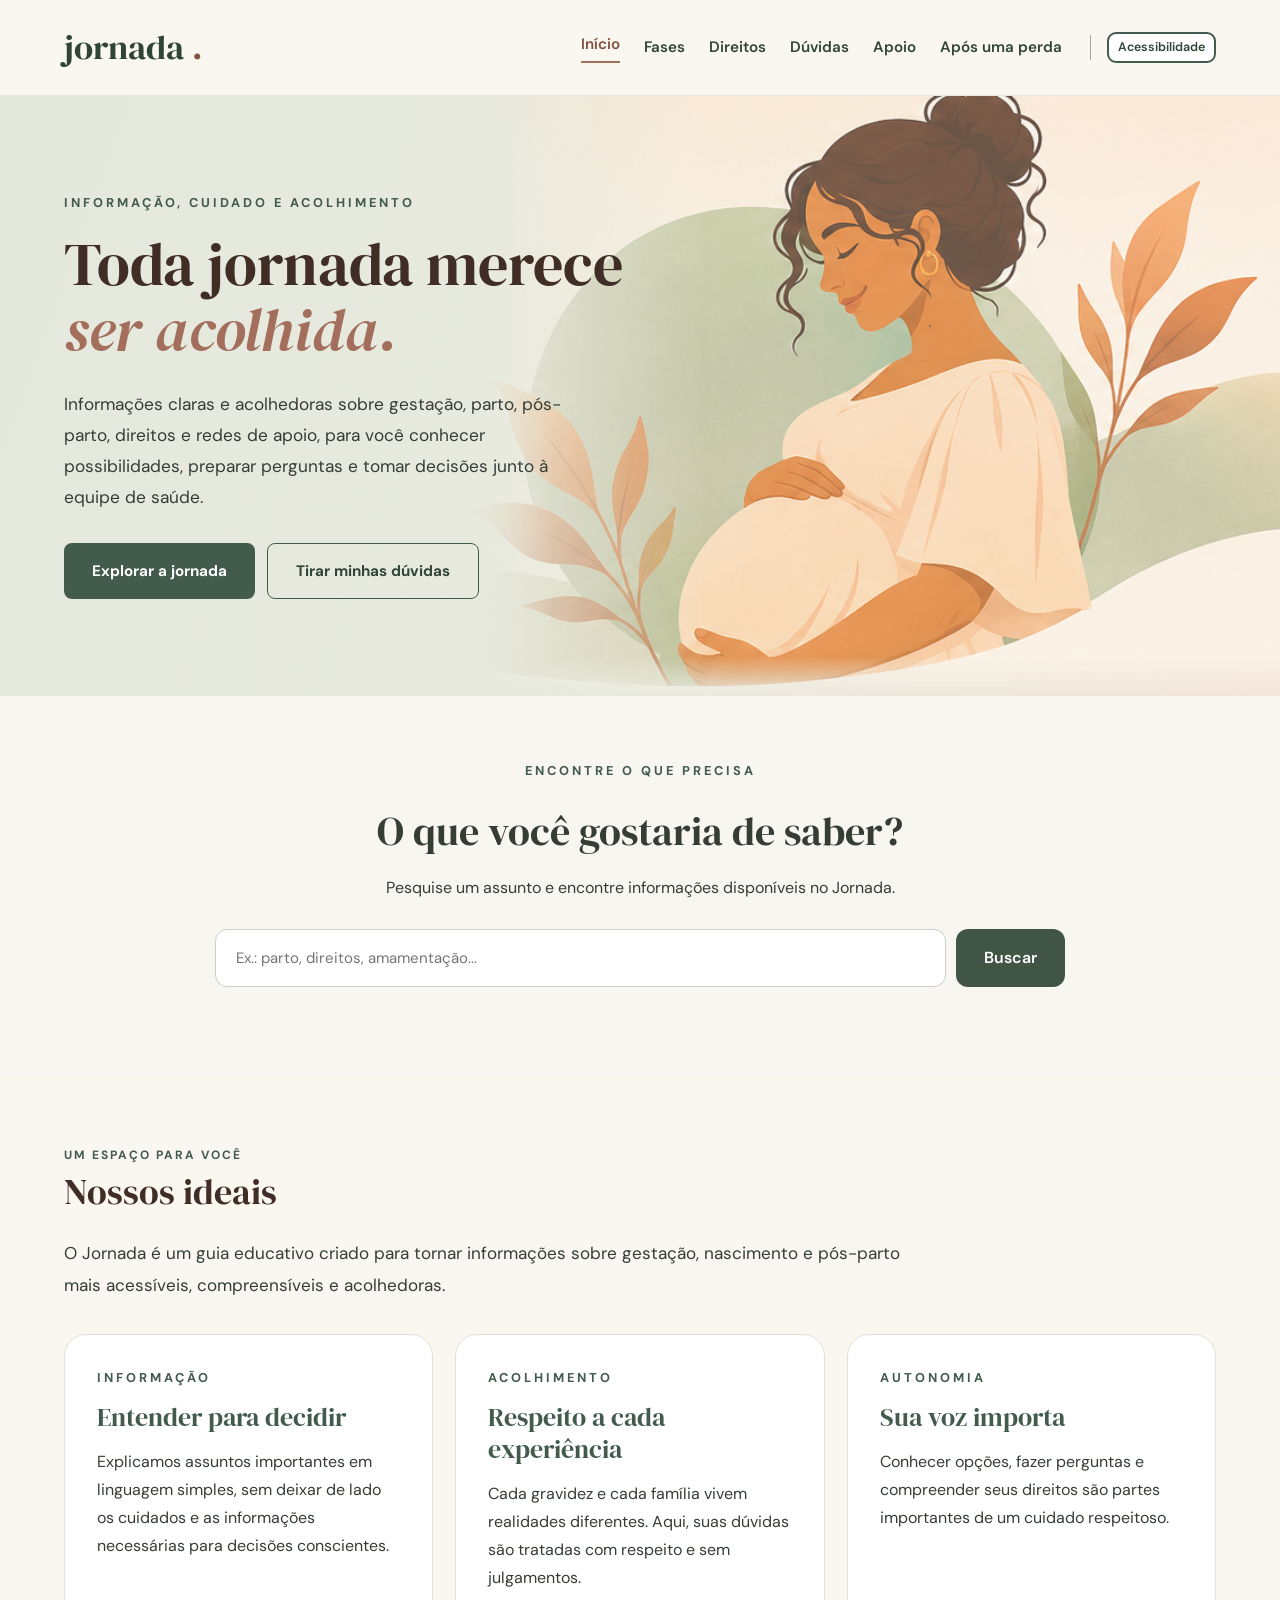
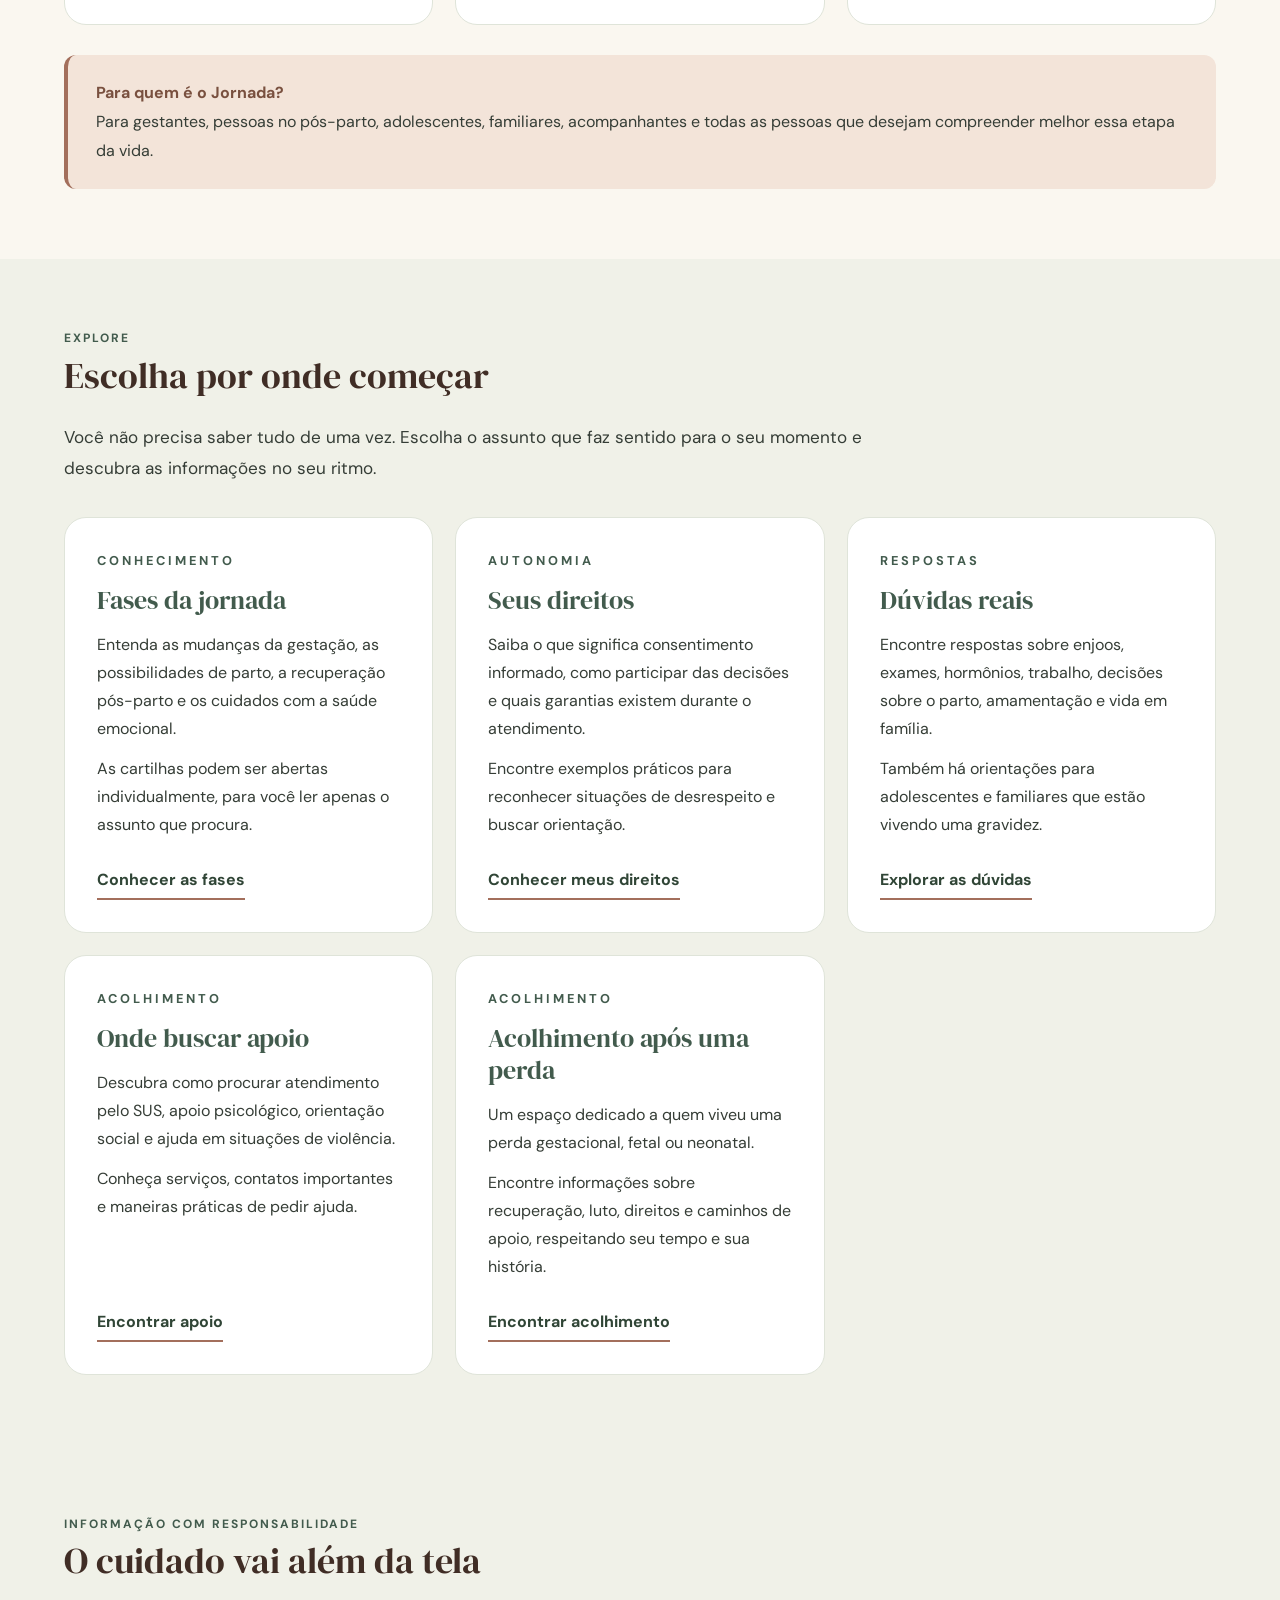
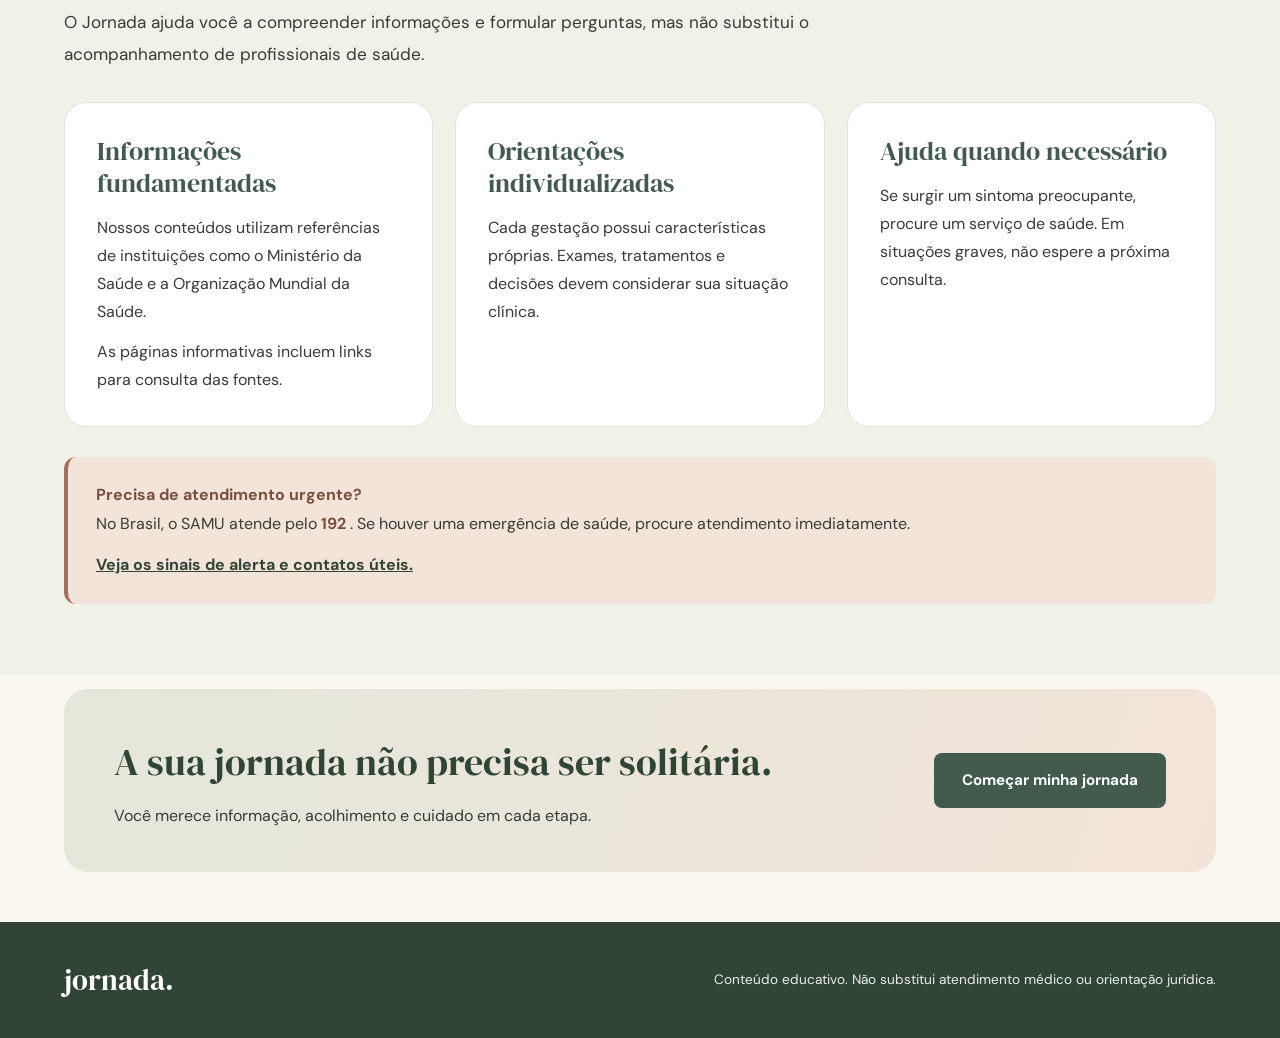
<file: index.html>
<!DOCTYPE html>
<html lang="pt-BR">
 <head>
  <meta charset="utf-8"/>
  <meta content="width=device-width, initial-scale=1.0" name="viewport"/>
  <meta content="Jornada: um espaço acolhedor para entender a gestação, o parto, o pós-parto, conhecer seus direitos e encontrar apoio." name="description"/>
  <title>
   Jornada | Informação e acolhimento
  </title>
  <link href="https://fonts.googleapis.com" rel="preconnect"/>
  <link crossorigin="" href="https://fonts.gstatic.com" rel="preconnect"/>
  <link href="https://fonts.googleapis.com/css2?family=DM+Sans:wght@400;500;600;700&amp;family=DM+Serif+Display:ital@0;1&amp;display=swap" rel="stylesheet"/>
  <link href="css/style.css" rel="stylesheet"/>
  <script defer="" src="js/main.js">
  </script>
 </head>
 <body>
  <a class="pular-conteudo" href="#conteudo">
   Pular para o conteúdo
  </a>
  <header class="topo">
   <div class="container cabecalho">
    <a class="logo" href="index.html">
     jornada
     <span>
      .
     </span>
    </a>
    <nav aria-label="Menu principal" class="menu">
     <a aria-current="page" href="index.html">
      Início
     </a>
     <a href="fases.html">
      Fases
     </a>
     <a href="direitos.html">
      Direitos
     </a>
     <a href="duvidas.html">
      Dúvidas
     </a>
     <a href="apoio.html">
      Apoio
     </a>
     <a href="perda.html">
      Após uma perda
     </a>
    </nav>
    <button aria-controls="painel-acessibilidade" aria-expanded="false" class="botao-acessibilidade" type="button">
     Acessibilidade
    </button>
   </div>
  </header>

  <section aria-label="Preferências de acessibilidade" class="painel-acessibilidade" hidden="" id="painel-acessibilidade">
   <div class="container painel-acessibilidade-conteudo">
    <strong>
     Preferências de acessibilidade
    </strong>
    <div class="painel-acessibilidade-opcoes">
     <button data-tamanho="normal" type="button">
      Texto normal
     </button>
     <button data-tamanho="maior" type="button">
      Texto maior
     </button>
     <button data-tamanho="extra" type="button">
      Texto extra
     </button>
     <button aria-pressed="false" id="alternar-contraste" type="button">
      Alto contraste
     </button>
    </div>
   </div>
  </section>

  <main id="conteudo">
   <section class="hero">

    <div class="container hero-conteudo">
     <div class="hero-texto">
      <p class="etiqueta">
       INFORMAÇÃO, CUIDADO E ACOLHIMENTO
      </p>
      <h1>
       Toda jornada merece
       <em>
        ser acolhida.
       </em>
      </h1>
      <p class="hero-descricao">
       Informações claras e acolhedoras sobre gestação, parto, pós-parto, direitos e redes de apoio,
       para você conhecer possibilidades, preparar perguntas e tomar decisões junto à equipe de
       saúde.
      </p>
      <div class="hero-botoes">
       <a class="botao botao-primario" href="fases.html">
        Explorar a jornada
       </a>
       <a class="botao botao-secundario" href="duvidas.html">
        Tirar minhas dúvidas
       </a>
      </div>
     </div>

     <div class="hero-imagem">
      <img alt="Ilustração acolhedora que representa a maternidade e o cuidado durante a jornada." src="assets/ilustracao-jornada.png" data-descricao="Ilustração em aquarela sobre cuidado e maternidade." tabindex="0"/>
     </div>
    </div>
   </section>

   <section aria-labelledby="titulo-busca" class="secao-busca">
    <div class="container busca-conteudo">
     <p class="etiqueta">
      ENCONTRE O QUE PRECISA
     </p>
     <h2 id="titulo-busca">
      O que você gostaria de saber?
     </h2>
     <p>
      Pesquise um assunto e encontre informações
          disponíveis no Jornada.
     </p>
     <form class="form-busca" id="form-busca" role="search">
      <label class="sr-only" for="campo-busca">
       Pesquisar assuntos
      </label>
      <input autocomplete="off" id="campo-busca" name="busca" placeholder="Ex.: parto, direitos, amamentação..." required="" type="search"/>
      <button type="submit">
       Buscar
      </button>
     </form>
     <div aria-live="polite" class="resultados-busca" id="resultados-busca">
     </div>
    </div>
   </section>

   <section class="secao-interna" id="sobre">
    <div class="container">
     <div class="titulo-secao">
      <div>
       <p class="etiqueta">
        UM ESPAÇO PARA VOCÊ
       </p>
       <h2>
        Nossos ideais
       </h2>
      </div>
     </div>
     <p class="introducao-secao">
      O Jornada é um guia educativo criado
          para tornar informações sobre gestação,
          nascimento e pós-parto mais acessíveis,
          compreensíveis e acolhedoras.
     </p>
     <div class="grade-interna">
      <article class="card-interno">
       <p class="etiqueta">
        INFORMAÇÃO
       </p>
       <h3>
        Entender para decidir
       </h3>
       <p>
        Explicamos assuntos importantes
              em linguagem simples, sem deixar
              de lado os cuidados e as informações
              necessárias para decisões conscientes.
       </p>
      </article>

      <article class="card-interno">
       <p class="etiqueta">
        ACOLHIMENTO
       </p>
       <h3>
        Respeito a cada experiência
       </h3>
       <p>
        Cada gravidez e cada família
              vivem realidades diferentes.
              Aqui, suas dúvidas são tratadas
              com respeito e sem julgamentos.
       </p>
      </article>

      <article class="card-interno">
       <p class="etiqueta">
        AUTONOMIA
       </p>
       <h3>
        Sua voz importa
       </h3>
       <p>
        Conhecer opções, fazer perguntas
              e compreender seus direitos
              são partes importantes
              de um cuidado respeitoso.
       </p>
      </article>
     </div>

     <div class="nota-interna">
      <strong>
       Para quem é o Jornada?
      </strong>
      <p>
       Para gestantes, pessoas no pós-parto,
            adolescentes, familiares, acompanhantes
            e todas as pessoas que desejam compreender
            melhor essa etapa da vida.
      </p>
     </div>
    </div>
   </section>

   <section class="secao-interna secao-fundo" id="explorar">
    <div class="container">
     <div class="titulo-secao">
      <div>
       <p class="etiqueta">
        EXPLORE
       </p>
       <h2>
        Escolha por onde começar
       </h2>
      </div>
     </div>
     <p class="introducao-secao">
      Você não precisa saber tudo de uma vez.
          Escolha o assunto que faz sentido
          para o seu momento e descubra
          as informações no seu ritmo.
     </p>
     <div class="grade-interna">
      <article class="card-interno">
       <p class="etiqueta">
        CONHECIMENTO
       </p>
       <h3>
        Fases da jornada
       </h3>
       <p>
        Entenda as mudanças da gestação,
              as possibilidades de parto,
              a recuperação pós-parto
              e os cuidados com a saúde emocional.
       </p>
       <p>
        As cartilhas podem ser abertas
              individualmente, para você ler
              apenas o assunto que procura.
       </p>
       <a class="link-interno" href="fases.html">
        Conhecer as fases
       </a>
      </article>

      <article class="card-interno">
       <p class="etiqueta">
        AUTONOMIA
       </p>
       <h3>
        Seus direitos
       </h3>
       <p>
        Saiba o que significa consentimento
              informado, como participar
              das decisões e quais garantias
              existem durante o atendimento.
       </p>
       <p>
        Encontre exemplos práticos
              para reconhecer situações
              de desrespeito e buscar orientação.
       </p>
       <a class="link-interno" href="direitos.html">
        Conhecer meus direitos
       </a>
      </article>

      <article class="card-interno">
       <p class="etiqueta">
        RESPOSTAS
       </p>
       <h3>
        Dúvidas reais
       </h3>
       <p>
        Encontre respostas sobre enjoos,
              exames, hormônios, trabalho,
              decisões sobre o parto,
              amamentação e vida em família.
       </p>
       <p>
        Também há orientações para
              adolescentes e familiares
              que estão vivendo uma gravidez.
       </p>
       <a class="link-interno" href="duvidas.html">
        Explorar as dúvidas
       </a>
      </article>

      <article class="card-interno">
       <p class="etiqueta">
        ACOLHIMENTO
       </p>
       <h3>
        Onde buscar apoio
       </h3>
       <p>
        Descubra como procurar atendimento
              pelo SUS, apoio psicológico,
              orientação social e ajuda
              em situações de violência.
       </p>
       <p>
        Conheça serviços, contatos
              importantes e maneiras práticas
              de pedir ajuda.
       </p>
       <a class="link-interno" href="apoio.html">
        Encontrar apoio
       </a>
      </article>

      <article class="card-interno">
       <p class="etiqueta">
        ACOLHIMENTO
       </p>
       <h3>
        Acolhimento após uma perda
       </h3>
       <p>
        Um espaço dedicado a quem viveu
              uma perda gestacional, fetal ou neonatal.
       </p>
       <p>
        Encontre informações sobre recuperação,
              luto, direitos e caminhos de apoio,
              respeitando seu tempo e sua história.
       </p>
       <a class="link-interno" href="perda.html">
        Encontrar acolhimento
       </a>
      </article>
     </div>
    </div>
   </section>

   <section class="secao-interna secao-fundo" id="cuidados">
    <div class="container">
     <div class="titulo-secao">
      <div>
       <p class="etiqueta">
        INFORMAÇÃO COM RESPONSABILIDADE
       </p>
       <h2>
        O cuidado vai além da tela
       </h2>
      </div>
     </div>
     <p class="introducao-secao">
      O Jornada ajuda você a compreender
          informações e formular perguntas,
          mas não substitui o acompanhamento
          de profissionais de saúde.
     </p>
     <div class="grade-interna">
      <article class="card-interno">
       <h3>
        Informações fundamentadas
       </h3>
       <p>
        Nossos conteúdos utilizam
              referências de instituições
              como o Ministério da Saúde
              e a Organização Mundial da Saúde.
       </p>
       <p>
        As páginas informativas incluem
              links para consulta das fontes.
       </p>
      </article>

      <article class="card-interno">
       <h3>
        Orientações individualizadas
       </h3>
       <p>
        Cada gestação possui características
              próprias. Exames, tratamentos
              e decisões devem considerar
              sua situação clínica.
       </p>
      </article>

      <article class="card-interno">
       <h3>
        Ajuda quando necessário
       </h3>
       <p>
        Se surgir um sintoma preocupante,
              procure um serviço de saúde.
              Em situações graves, não espere
              a próxima consulta.
       </p>
      </article>
     </div>

     <div class="nota-interna">
      <strong>
       Precisa de atendimento urgente?
      </strong>
      <p>
       No Brasil, o SAMU atende pelo
       <strong>
        192
       </strong>
       .
            Se houver uma emergência de saúde,
            procure atendimento imediatamente.
      </p>
      <p>
       <a href="apoio.html#urgencias">
        Veja os sinais de alerta e contatos úteis.
       </a>
      </p>
     </div>
    </div>
   </section>

   <section class="faixa-acolhimento">
    <div class="container faixa-conteudo">
     <div>
      <h2>
       A sua jornada não precisa ser solitária.
      </h2>
      <p>
       Você merece informação,
            acolhimento e cuidado
            em cada etapa.
      </p>
     </div>
     <a class="botao botao-primario" href="fases.html">
      Começar minha jornada
     </a>
    </div>
   </section>
  </main>

  <footer class="rodape">
   <div class="container">
    <p class="rodape-logo">
     jornada.
    </p>
    <p>
     Conteúdo educativo. Não substitui
        atendimento médico ou orientação jurídica.
    </p>
   </div>
  </footer>
  <button aria-label="Voltar ao topo da página" class="voltar-topo" id="voltar-topo" title="Voltar ao topo" type="button">
   <svg aria-hidden="true" fill="none" height="22" stroke="currentColor" stroke-linecap="round" stroke-linejoin="round" stroke-width="2" viewbox="0 0 24 24" width="22">
    <path d="M12 19V5">
    </path>
    <path d="m5 12 7-7 7 7">
    </path>
   </svg>
  </button>
 </body>
</html>
</file>
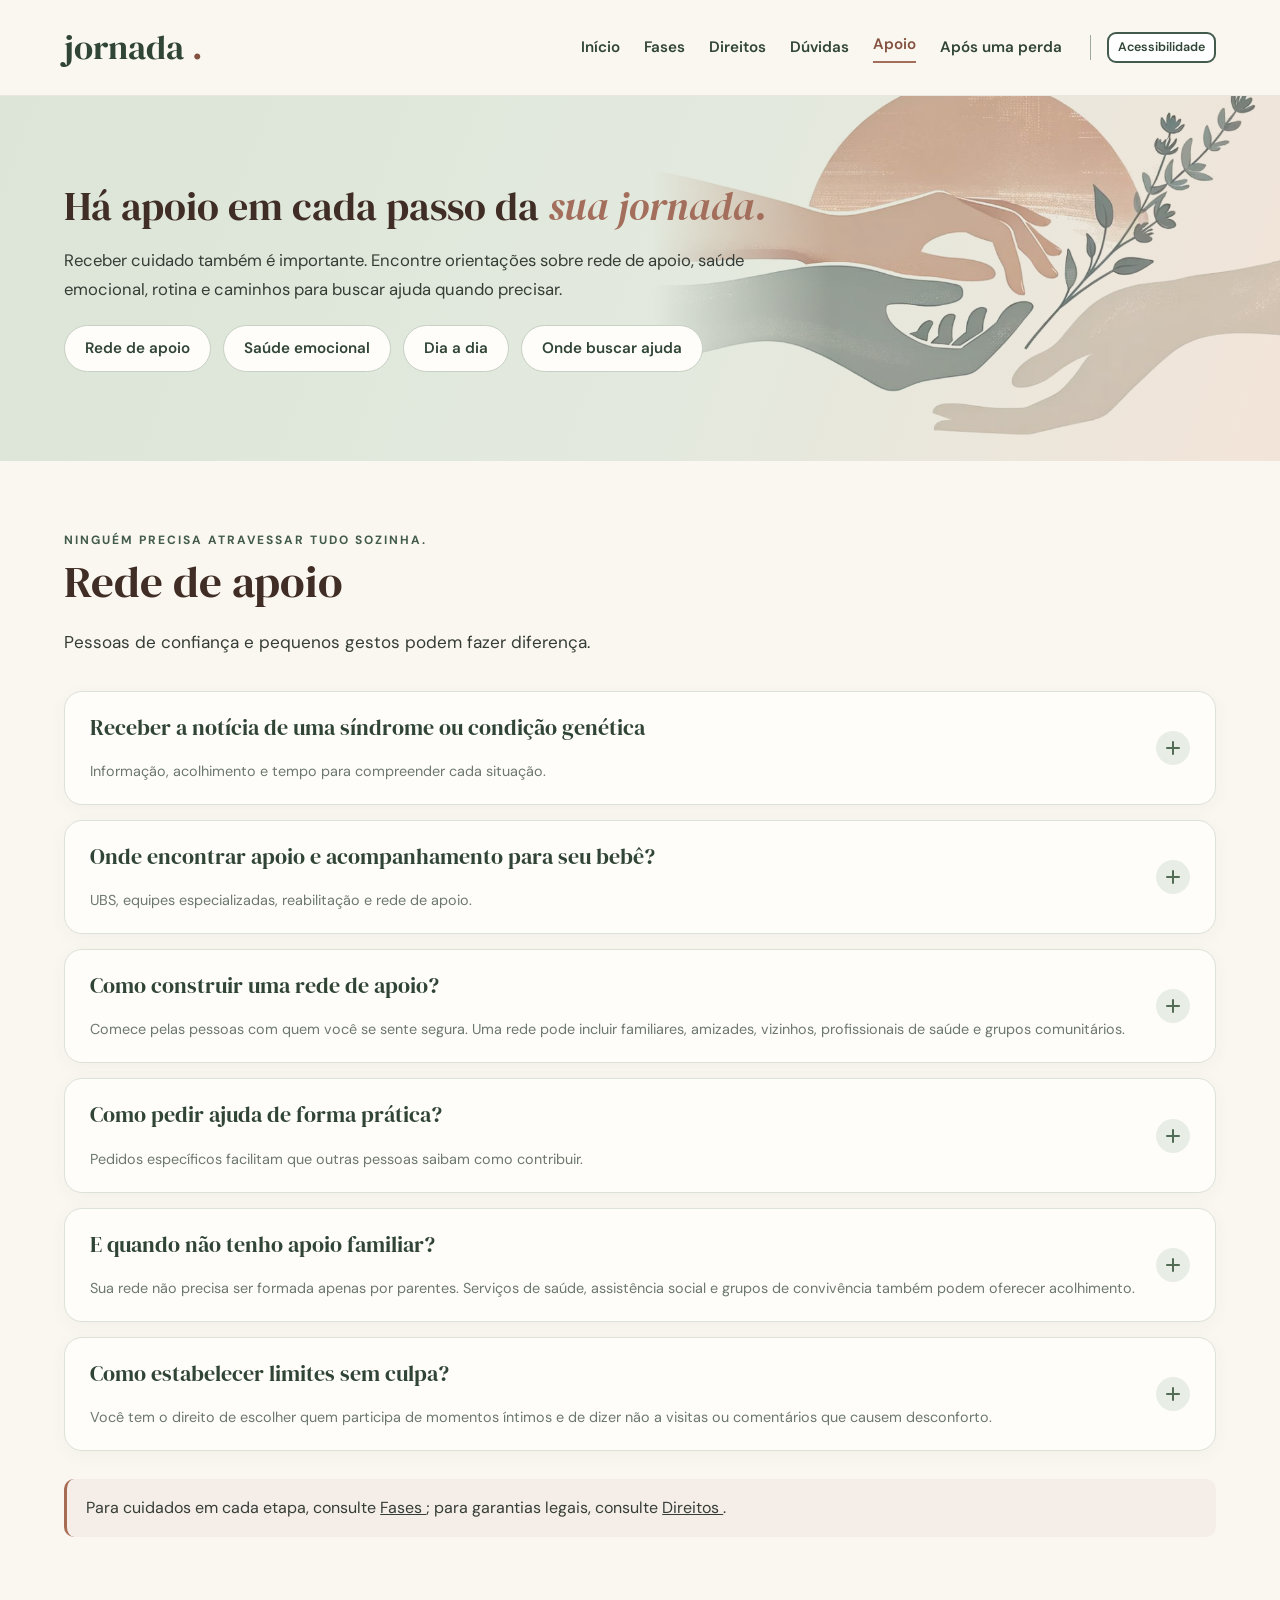
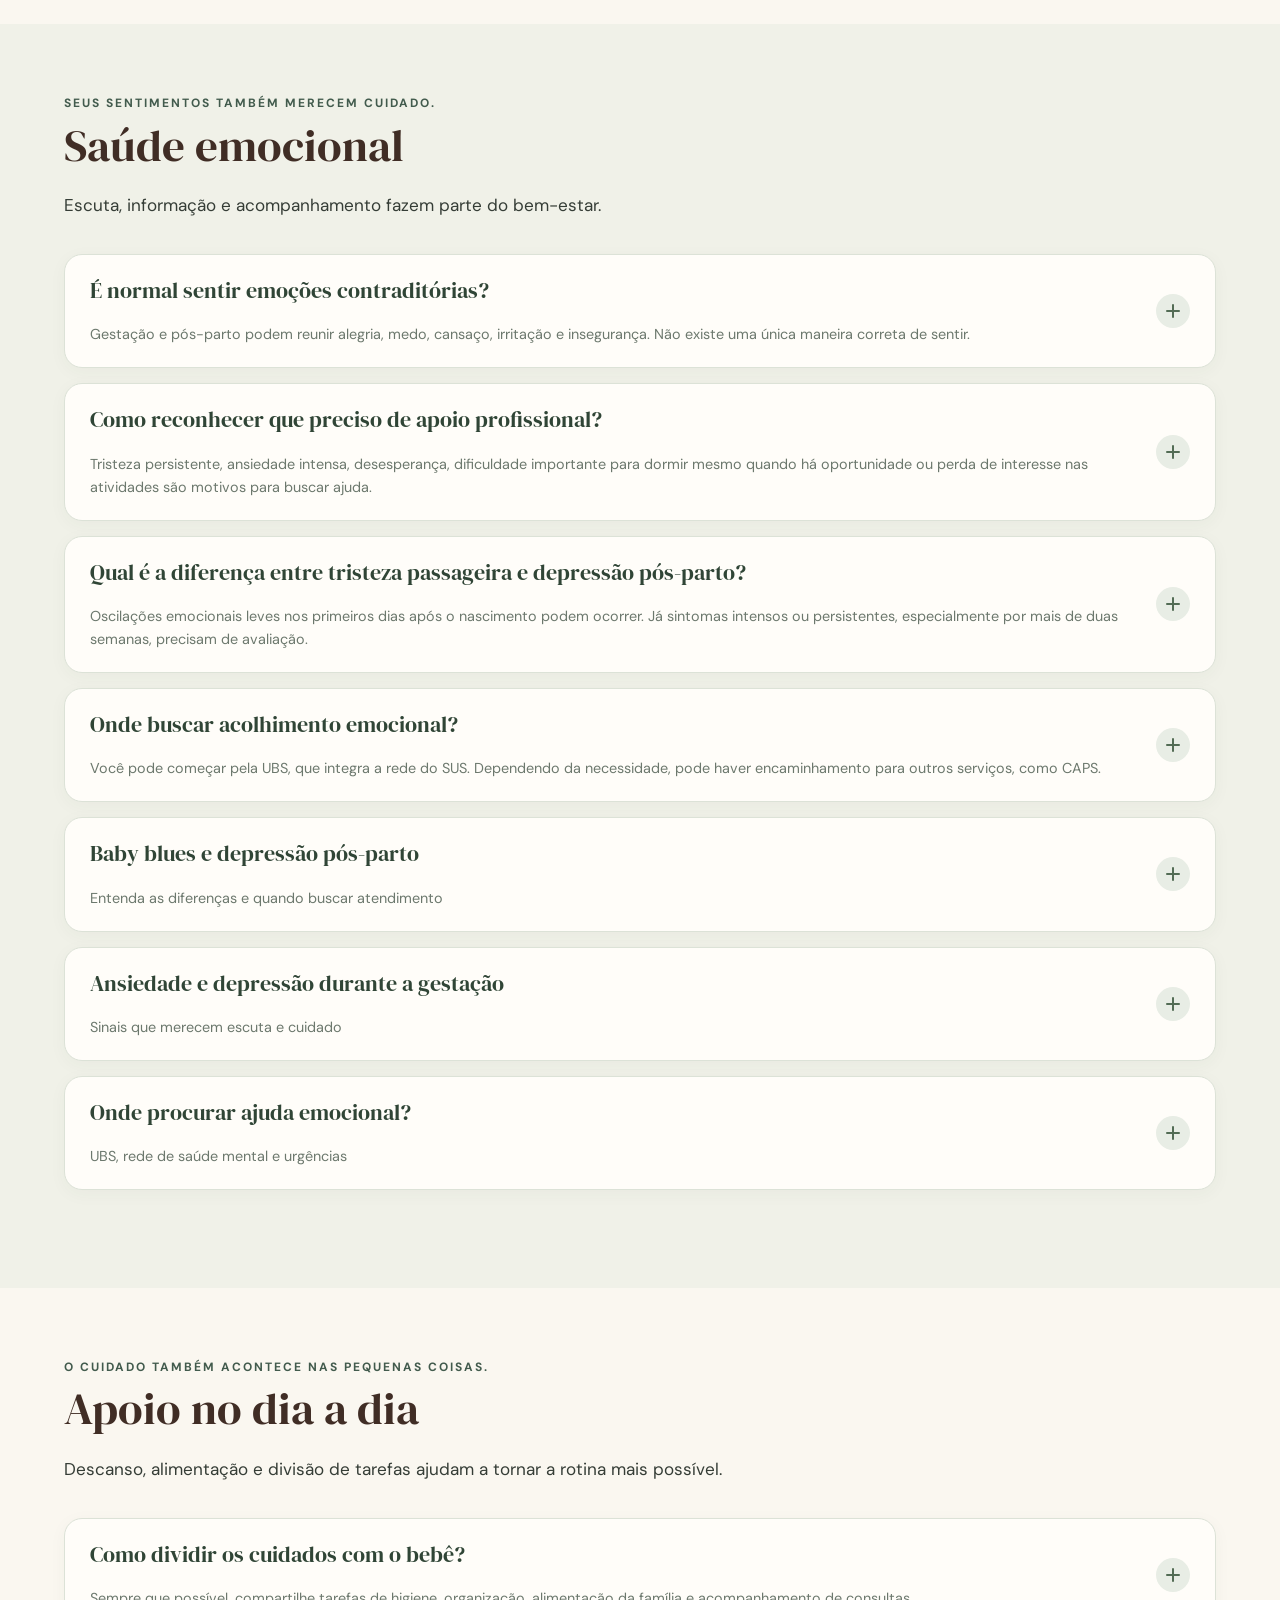
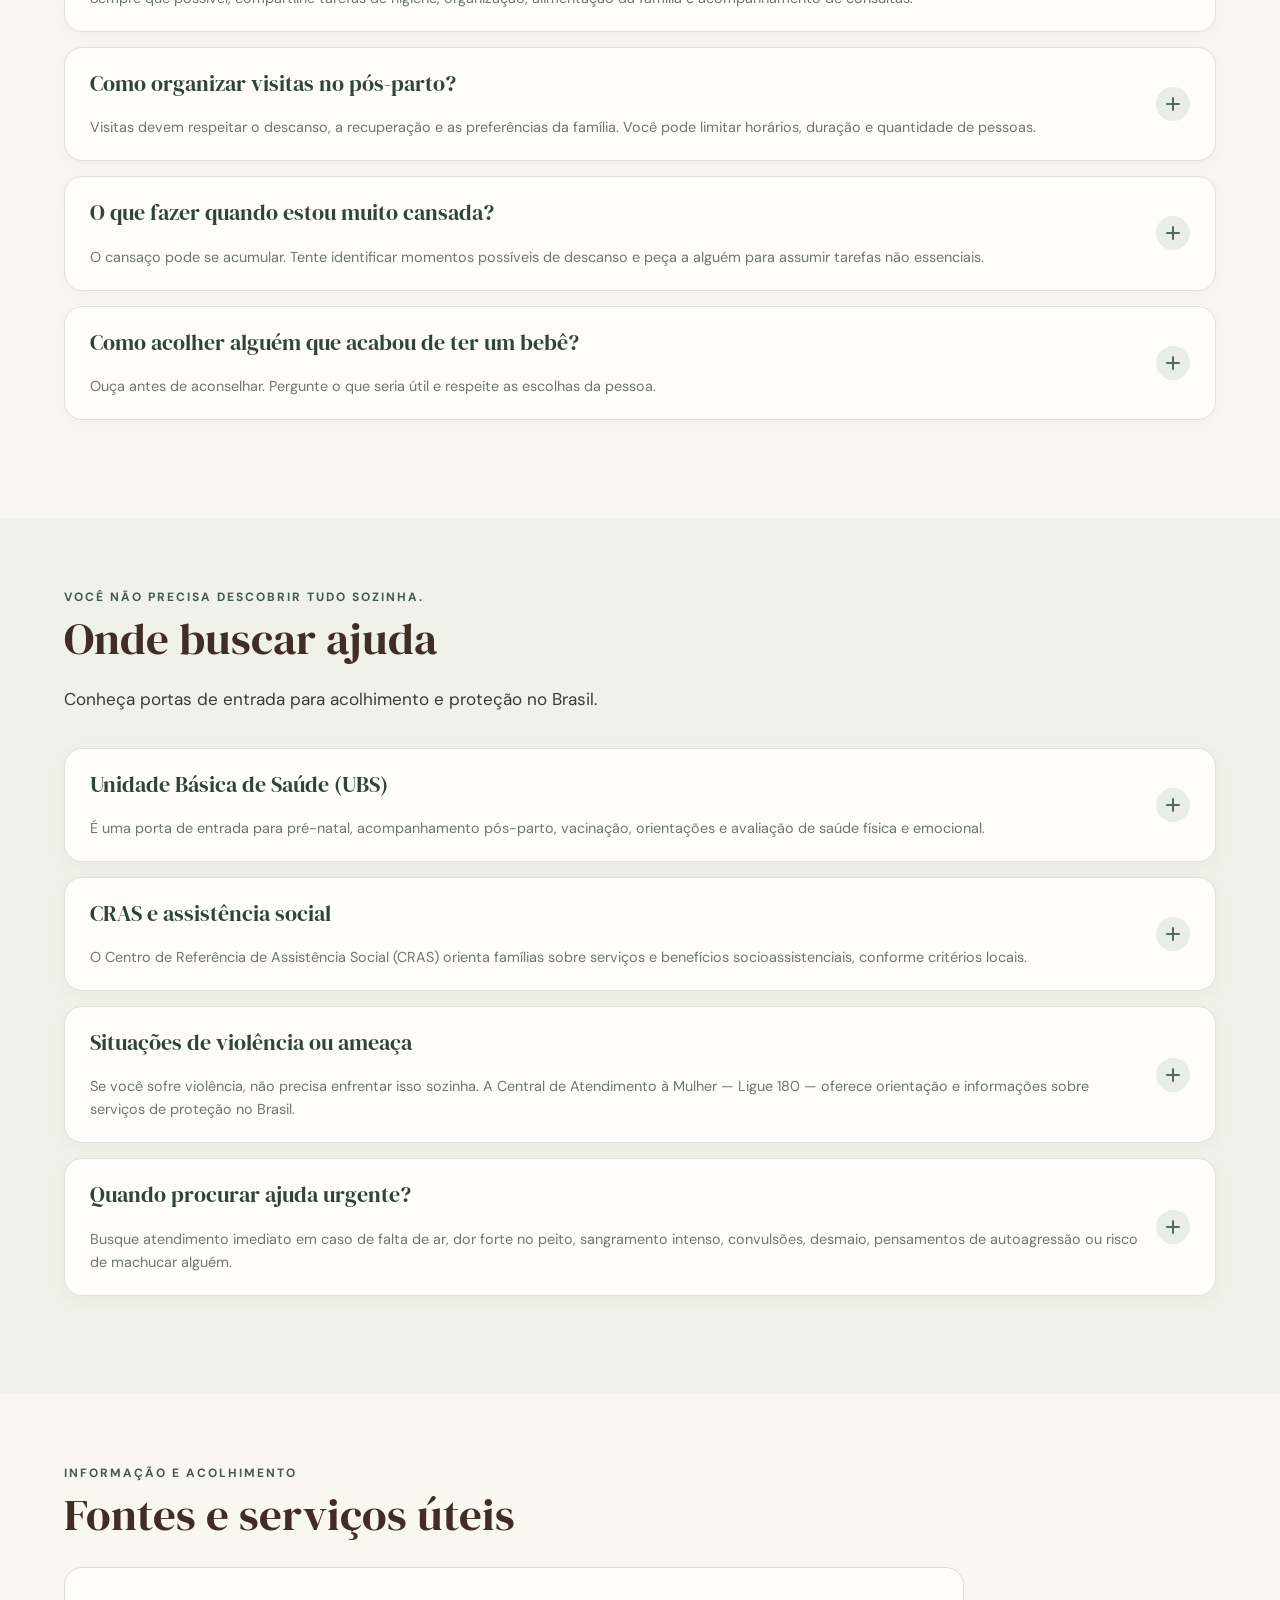
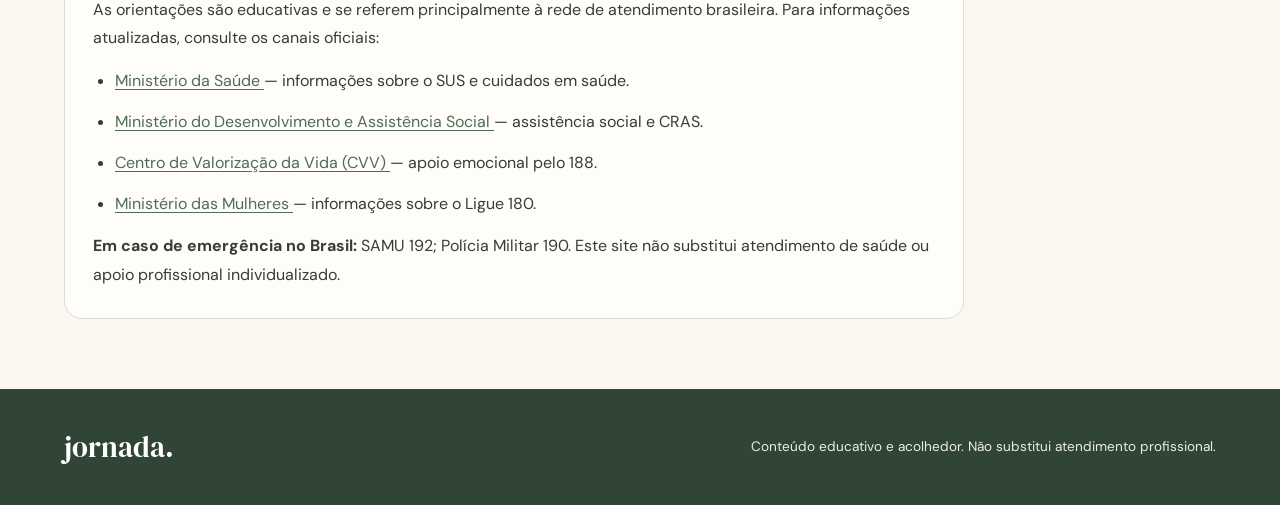
<file: apoio.html>
<!DOCTYPE html>
<html lang="pt-BR">
 <head>
  <meta charset="utf-8"/>
  <meta content="width=device-width, initial-scale=1" name="viewport"/>
  <meta content="Acolhimento, saúde emocional, rede de apoio e serviços para gestantes e famílias no pós-parto." name="description"/>
  <title>
   Apoio | Jornada
  </title>
  <link href="css/style.css" rel="stylesheet"/>
  <script defer="" src="js/main.js">
  </script>
  <style>
   .pagina-apoio .pagina-apresentacao > .container {
  position:relative;
  z-index:2;
}

.pagina-apoio .pagina-apresentacao .etiqueta {
  color:var(--verde);
}



.pagina-apoio .pagina-apresentacao h1 em {
  color:var(--argila);
  font-weight:400;
}



.pagina-apoio .ornamento-apoio {
  position:absolute;
  top:0;
  right:0;
  height:100%;
  width:49%;
  max-width:none;
  object-fit:cover;
  object-position:center 18%;
  pointer-events: auto;
  z-index:1;
  -webkit-mask-image:linear-gradient(to right,transparent 0%,black 22%);
  mask-image:linear-gradient(to right,transparent 0%,black 22%);
}

.pagina-apoio .navegacao-fases {
  display:flex;
  flex-wrap:wrap;
  gap:12px;
  margin:0;
}

.pagina-apoio .navegacao-fases a {
  display:inline-flex;
  align-items:center;
  justify-content:center;
  padding:12px 20px;
  border:1px solid #C7D0C4;
  border-radius:30px;
  background:#fffdf9;
  color:var(--verde-escuro);
  font:600 .95rem/1.4 'DM Sans',Arial,sans-serif;
  text-decoration:none;
  transition:background .2s,color .2s;
}

.pagina-apoio .navegacao-fases a:hover {
  background:var(--verde);
  color:#fff;
}

.pagina-apoio .secao-interna {
  padding:70px 0;
  scroll-margin-top:25px;
}

.pagina-apoio .titulo-secao {
  display:flex;
  align-items:center;
  gap:22px;
  margin-bottom:18px;
}

.pagina-apoio .numero-secao {
  display:flex;
  align-items:center;
  justify-content:center;
  flex-shrink:0;
  width:68px;
  height:68px;
  border-radius:50%;
  background:var(--verde-claro);
  color:var(--verde);
  font:400 1.8rem/1 'DM Serif Display',Georgia,serif;
}

.pagina-apoio .titulo-secao .etiqueta {
  margin-bottom:5px;
  font-size:.75rem;
  letter-spacing:2px;
}

.pagina-apoio .titulo-secao h2 {
  font:400 clamp(2rem,3.5vw,3rem)/1.2 'DM Serif Display',Georgia,serif;
  color:#402D25;
}

.pagina-apoio .introducao-secao {
  max-width:850px;
  margin:0 0 32px;
  font-size:1.07rem;
  line-height:1.85;
}

.pagina-apoio .cartilhas-grade {
  display:grid;
  grid-template-columns:1fr;
  gap:15px;
  margin:28px 0;
}

.pagina-apoio .cartilha {
  min-width:0;
  background:#fffdf9;
  border:1px solid #dce2d7;
  border-radius:18px;
  overflow:hidden;
}

.pagina-apoio .cartilha[open] {
  border-color:#aabca7;
}

.pagina-apoio .cartilha-titulo {
  display:flex;
  align-items:center;
  justify-content:space-between;
  gap:18px;
  padding:21px 25px;
  cursor:pointer;
  list-style:none;
}

.pagina-apoio .cartilha-titulo::-webkit-details-marker {
  display:none;
}

.pagina-apoio .cartilha-titulo > span:first-child {
  display:flex;
  align-items:center;
  gap:17px;
  min-width:0;
  flex-wrap:wrap;
}

.pagina-apoio .cartilha-numero {
  flex:0 0 43px;
  width:43px;
  height:43px;
  display:grid;
  place-items:center;
  border-radius:13px;
  background:var(--argila-clara);
  color:#86533f;
  font:400 1.25rem/1 'DM Serif Display',Georgia,serif;
}

.pagina-apoio .cartilha-titulo strong {
  display:block;
  font:400 1.4rem/1.35 'DM Serif Display',Georgia,serif;
  color:var(--verde-escuro);
  margin:0;
}

.pagina-apoio .cartilha-titulo small {
  display:block;
  width:100%;
  font-size:.9rem;
  line-height:1.6;
  color:#6c786d;
}

.pagina-apoio .cartilha-icone {
  position:relative;
  display:grid;
  place-items:center;
  flex:0 0 34px;
  width:34px;
  height:34px;
  padding:0;
  border-radius:50%;
  background:#e8ede5;
  color:#536c55;
  font-size:0;
  line-height:0;
  transition:transform .2s;
}

.pagina-apoio .cartilha-icone::before, .pagina-apoio .cartilha-icone::after {
  content:"";
  position:absolute;
  top:50%;
  left:50%;
  background:currentColor;
  border-radius:2px;
  transform:translate(-50%,-50%);
}

.pagina-apoio .cartilha-icone::before {
  width:14px;
  height:2px;
}

.pagina-apoio .cartilha-icone::after {
  width:2px;
  height:14px;
}

.pagina-apoio .cartilha[open] .cartilha-icone {
  transform:rotate(45deg);
}

.pagina-apoio .cartilha-conteudo {
  border-top:1px solid #edf0e9;
  padding:8px 27px 27px;
  line-height:1.8;
  color:#49544a;
  overflow-wrap:anywhere;
}

.pagina-apoio .cartilha-conteudo h4 {
  margin:22px 0 8px;
  color:#4e6952;
  font-size:1rem;
}

.pagina-apoio .cartilha-conteudo p,.pagina-apoio .cartilha-conteudo ul {
  margin:0 0 14px;
}

.pagina-apoio .cartilha-conteudo ul {
  padding-left:22px;
}

.pagina-apoio .cartilha-conteudo li {
  margin-bottom:8px;
}

.pagina-apoio .cartilha-conteudo a,.pagina-apoio .fontes-jornada a {
  color:#506c55;
  text-decoration:underline;
  text-underline-offset:3px;
}

.pagina-apoio .cartilha-alerta {
  background:#f8ece6;
  border-left:4px solid #c9917b;
  padding:14px 16px;
  border-radius:8px;
  margin:18px 0;
}

.pagina-apoio .cartilha-perguntas {
  background:#edf1e9;
  padding:16px;
  border-radius:12px;
  margin:18px 0;
}

.pagina-apoio .cartilha-fonte {
  margin-top:22px;
  padding-top:14px;
  border-top:1px solid #e4e9df;
  font-size:.85rem;
  color:#68746a;
}

.pagina-apoio .secao-fontes {
  padding:65px 0 75px;
  background:#ecefe8;
  border-top:1px solid #d6dfd1;
}

.pagina-apoio .fontes-cabecalho h2 {
  font:400 clamp(2rem,3.5vw,3rem)/1.2 'DM Serif Display',Georgia,serif;
  color:var(--verde-escuro);
}

.pagina-apoio .fontes-jornada {
  max-width:900px;
  margin-top:25px;
  padding:28px;
  background:#fffdf9;
  border:1px solid #d6dfd1;
  border-radius:18px;
  line-height:1.8;
}

.pagina-apoio .fontes-jornada ul {
  padding-left:22px;
  margin:14px 0;
}

.pagina-apoio .fontes-jornada li {
  margin-bottom:12px;
}

.pagina-apoio .fontes-jornada p + p {
  margin-top:12px;
}

.pagina-apoio .sr-only-direitos {
  position:absolute;
  width:1px;
  height:1px;
  padding:0;
  margin:-1px;
  overflow:hidden;
  clip:rect(0,0,0,0);
  white-space:nowrap;
  border:0;
}

@media(max-width:1050px) {
  .pagina-apoio .ornamento-apoio {
    opacity:.3;
    right:-110px;
  }

  .pagina-apoio .pagina-apresentacao h1,

}

@media(max-width:700px) {
  

  .pagina-apoio .ornamento-apoio {
    opacity:.13;
    right:-45%;
    height:100%;
  }

  

  

  .pagina-apoio .navegacao-fases {
    gap:10px;
  }

  .pagina-apoio .navegacao-fases a {
    padding:10px 15px;
    font-size:.9rem;
  }

  .pagina-apoio .secao-interna {
    padding:50px 0;
  }

  .pagina-apoio .titulo-secao {
    align-items:flex-start;
    gap:15px;
  }

  .pagina-apoio .numero-secao {
    width:52px;
    height:52px;
    font-size:1.35rem;
  }

  .pagina-apoio .cartilha-titulo {
    padding:18px;
  }

  .pagina-apoio .cartilha-titulo strong {
    font-size:1.18rem;
  }

  .pagina-apoio .cartilha-conteudo {
    padding:8px 20px 22px;
  }

  .pagina-apoio .fontes-jornada {
    padding:20px;
  }

}

@media(prefers-reduced-motion:reduce) {
  .pagina-apoio .cartilha-icone,.pagina-apoio .navegacao-fases a {
    transition:none;
  }

}

.pagina-apoio .pagina-apresentacao .ornamento-apoio {
  right:0;
  opacity:.64;
  -webkit-mask-image:linear-gradient(to right,transparent 0%,black 28%);
  mask-image:linear-gradient(to right,transparent 0%,black 28%);
}

.pagina-apoio .pagina-apresentacao > .container {
  pointer-events:none;
}

.pagina-apoio .pagina-apresentacao .navegacao-fases {
  pointer-events:auto;
}

.pagina-apoio .nota-legal {
  background:#f8ece6;
  border-left:4px solid #c9917b;
  border-radius:10px;
  padding:20px 24px;
  margin-top:28px;
  max-width:900px;
  line-height:1.8;
}

.pagina-apoio .cartilha-conteudo p + p {
  margin-top:12px;
}

.pagina-apoio .cartilha-conteudo strong {
  color:var(--verde-escuro);
}

@media(max-width:1050px) {
  .pagina-apoio .pagina-apresentacao .ornamento-apoio {
    opacity:.25;
    right:-100px;
  }

}

@media(max-width:700px) {
  .pagina-apoio .pagina-apresentacao .ornamento-apoio {
    opacity:.12;
    right:-45%;
  }

}

  

.pagina-apoio .ornamento-apoio {
  object-position: center 18%;
}
@media (max-width: 760px) {
  .pagina-apoio .ornamento-apoio {
    width: 100%;
    height: 290px;
    object-fit: cover;
    object-position: center 16%;
    opacity: .55;
  }
}
  
/* Entrada compacta aprovada para apoio. */

.pagina-apoio .pagina-apresentacao .ornamento-apoio { max-height: 100%; }
@media (max-width: 700px) {
  
}

/* Ajuste visual aprovado: cabeçalho interno mais compacto e verde suave mais presente. */

@media (max-width: 700px) {
  
}
  </style>
 </head>
 <body class="pagina-apoio">
  <a class="pular-conteudo" href="#conteudo">
   Pular para o conteúdo
  </a>
  <header class="topo">
   <div class="container cabecalho">
    <a class="logo" href="index.html">
     jornada
     <span>
      .
     </span>
    </a>
    <nav aria-label="Navegação principal" class="menu">
     <a href="index.html">
      Início
     </a>
     <a href="fases.html">
      Fases
     </a>
     <a href="direitos.html">
      Direitos
     </a>
     <a href="duvidas.html">
      Dúvidas
     </a>
     <a aria-current="page" href="apoio.html">
      Apoio
     </a>
     <a href="perda.html">
      Após uma perda
     </a>
    </nav>
    <button aria-controls="painel-acessibilidade" aria-expanded="false" class="botao-acessibilidade" type="button">
     Acessibilidade
    </button>
   </div>
  </header>

  <section aria-label="Preferências de acessibilidade" class="painel-acessibilidade" hidden="" id="painel-acessibilidade">
   <div class="container painel-acessibilidade-conteudo">
    <strong>
     Preferências de acessibilidade
    </strong>
    <div class="painel-acessibilidade-opcoes">
     <button data-tamanho="normal" type="button">
      Texto normal
     </button>
     <button data-tamanho="maior" type="button">
      Texto maior
     </button>
     <button data-tamanho="extra" type="button">
      Texto extra
     </button>
     <button aria-pressed="false" id="alternar-contraste" type="button">
      Alto contraste
     </button>
    </div>
   </div>
  </section>

  <main id="conteudo">
   <section class="pagina-apresentacao">
    <img alt="Três mãos próximas de um ramo delicado, representando acolhimento e apoio." class="ornamento-apoio" src="assets/apoio-maos-rede.png" data-descricao="Ilustração de mãos e um ramo delicado, simbolizando apoio." tabindex="0"/>
    <div class="container">
     <h1>
      Há apoio em cada passo da
      <em>
       sua jornada.
      </em>
     </h1>
     <p>
      Receber cuidado também é importante. Encontre orientações sobre rede de apoio, saúde emocional,
rotina e caminhos para buscar ajuda quando precisar.
     </p>
     <nav aria-label="Navegar pelos temas de apoio" class="navegacao-fases">
      <a href="#rede">
       Rede de apoio
      </a>
      <a href="#emocional">
       Saúde emocional
      </a>
      <a href="#cotidiano">
       Dia a dia
      </a>
      <a href="#servicos">
       Onde buscar ajuda
      </a>
     </nav>
    </div>
   </section>

   <section class="secao-interna" id="rede">
    <div class="container">
     <div class="titulo-secao">
      <div>
       <p class="etiqueta">
        Ninguém precisa atravessar tudo sozinha.
       </p>
       <h2>
        Rede de apoio
       </h2>
      </div>
     </div>
     <p class="introducao-secao">
      Pessoas de confiança e pequenos gestos podem fazer diferença.
     </p>
     <div class="cartilhas-grade">
      <details class="cartilha">
       <summary class="cartilha-titulo">
        <span>
         <strong>
          Receber a notícia de uma síndrome ou condição genética
         </strong>
         <small>
          Informação, acolhimento e tempo para compreender cada situação.
         </small>
        </span>
        <span aria-hidden="true" class="cartilha-icone">
        </span>
       </summary>
       <div class="cartilha-conteudo">
        <p>
         Uma suspeita ou diagnóstico pode trazer medo, dúvidas, tristeza,
      alívio por encontrar respostas ou vários sentimentos ao mesmo tempo.
      Não existe uma reação obrigatória. Seu bebê continua sendo uma pessoa
      única, digna de amor, respeito e oportunidades.
        </p>
        <p>
         As necessidades variam muito de uma criança para outra, mesmo quando
      têm a mesma síndrome. Algumas precisam de consultas e terapias
      frequentes; outras têm demandas diferentes. Evite prever o futuro
      apenas pelo nome do diagnóstico.
        </p>
        <div class="cartilha-perguntas">
         <strong>
          Na prática:
         </strong>
         <ul>
          <li>
           Peça que a equipe explique o resultado em linguagem simples e por escrito.
          </li>
          <li>
           Pergunte se é uma suspeita de rastreamento ou um diagnóstico confirmado.
          </li>
          <li>
           Solicite orientação sobre especialistas e acompanhamento individualizado.
          </li>
          <li>
           Converse com pessoas de confiança, sem se sentir obrigada a contar a todos imediatamente.
          </li>
         </ul>
        </div>
        <p>
         <strong>
          Fonte:
         </strong>
         <a href="https://www.acog.org/womens-health/faqs/prenatal-genetic-diagnostic-tests" rel="noopener noreferrer" target="_blank">
          ACOG — exames diagnósticos e aconselhamento
         </a>
         .
        </p>
        <p>
         Receber uma notícia inesperada pode despertar medo, dúvidas, tristeza ou esperança ao mesmo
         tempo. Peça que a equipe explique o que foi confirmado, o que ainda é apenas suspeita e
         quais profissionais podem acompanhar a família, sem pressionar decisões imediatas.
        </p>
       </div>
      </details>

      <details class="cartilha">
       <summary class="cartilha-titulo">
        <span>
         <strong>
          Onde encontrar apoio e acompanhamento para seu bebê?
         </strong>
         <small>
          UBS, equipes especializadas, reabilitação e rede de apoio.
         </small>
        </span>
        <span aria-hidden="true" class="cartilha-icone">
        </span>
       </summary>
       <div class="cartilha-conteudo">
        <p>
         Você não precisa descobrir todos os cuidados sozinha. A Unidade Básica
      de Saúde (UBS) pode ajudar a organizar o acompanhamento da criança e
      orientar encaminhamentos conforme as necessidades identificadas.
        </p>
        <ul>
         <li>
          <strong>
           Acompanhamento de saúde:
          </strong>
          consultas de rotina,
        vacinação, avaliação do desenvolvimento e profissionais especializados
        quando indicados.
         </li>
         <li>
          <strong>
           Desenvolvimento e reabilitação:
          </strong>
          conforme cada caso,
        podem ser indicados fisioterapia, fonoaudiologia, terapia ocupacional
        e outros cuidados. O SUS conta com uma rede de atenção à pessoa com
        deficiência e Centros Especializados em Reabilitação (CER).
         </li>
         <li>
          <strong>
           Família e cotidiano:
          </strong>
          dividir tarefas, buscar apoio
        emocional e conhecer famílias com experiências semelhantes pode ajudar.
        A criança também precisa de brincadeiras, convivência e afeto.
         </li>
        </ul>
        <p>
         A existência de uma síndrome não significa automaticamente que a
      criança precise de todas as terapias. O plano de cuidado deve considerar
      sua saúde, desenvolvimento, contexto e escolhas da família.
        </p>
        <p>
         <strong>
          Fontes:
         </strong>
         <a href="https://www.gov.br/saude/pt-br/assuntos/saude-de-a-a-z/s/saude-da-pessoa-com-deficiencia" rel="noopener noreferrer" target="_blank">
          Ministério da Saúde — saúde da pessoa com deficiência
         </a>
         e
         <a href="https://www.gov.br/saude/pt-br/assuntos/saude-de-a-a-z/s/saude-da-pessoa-com-deficiencia/faq/o-que-e-um-cer" rel="noopener noreferrer" target="_blank">
          Ministério da Saúde — CER
         </a>
         .
        </p>
        <p>
         A UBS pode coordenar encaminhamentos para pediatria, genética clínica, reabilitação e
         outros serviços quando indicados. Solicite um plano de acompanhamento por escrito e
         pergunte quais sinais justificam retorno antecipado.
        </p>
       </div>
      </details>

      <details class="cartilha">
       <summary class="cartilha-titulo">
        <span>
         <strong>
          Como construir uma rede de apoio?
         </strong>
         <small>
          Comece pelas pessoas com quem você se sente segura. Uma rede pode incluir familiares, amizades,
vizinhos, profissionais de saúde e grupos comunitários.
         </small>
        </span>
        <span aria-hidden="true" class="cartilha-icone">
        </span>
       </summary>
       <div class="cartilha-conteudo">
        <p>
         Convide alguém para conversar sobre o que você precisa, sem obrigação de aceitar conselhos
         ou visitas.
        </p>
        <div class="cartilha-perguntas">
         <strong>
          Na prática:
         </strong>
         <ul>
          <li>
           Liste duas ou três pessoas com quem você pode contar.
          </li>
          <li>
           Combine uma forma simples de pedir ajuda, como uma mensagem curta.
          </li>
          <li>
           Defina limites claros sobre visitas, comentários e decisões pessoais.
          </li>
         </ul>
        </div>
        <h3>
         Para entender melhor
        </h3>
        <p>
         Apoio também significa dividir tarefas e oferecer descanso, não apenas visitar o bebê. Vale
combinar antecipadamente quem pode ajudar com transporte, alimentação, consultas ou cuidados com
outras crianças.
        </p>
        <p>
         Uma rede não precisa ser grande: uma pessoa de confiança, uma vizinha, um serviço de saúde
         ou um grupo comunitário já podem fazer diferença. Priorize ajuda concreta e respeitosa, sem
         cobranças sobre como a família deve viver essa fase.
        </p>
       </div>
      </details>

      <details class="cartilha">
       <summary class="cartilha-titulo">
        <span>
         <strong>
          Como pedir ajuda de forma prática?
         </strong>
         <small>
          Pedidos específicos facilitam que outras pessoas saibam como contribuir.
         </small>
        </span>
        <span aria-hidden="true" class="cartilha-icone">
        </span>
       </summary>
       <div class="cartilha-conteudo">
        <p>
         Você pode solicitar uma refeição, uma ida à farmácia, companhia em uma consulta ou alguém para
cuidar de tarefas domésticas.
        </p>
        <div class="cartilha-perguntas">
         <strong>
          Na prática:
         </strong>
         <ul>
          <li>
           Diga exatamente o que seria útil e quando.
          </li>
          <li>
           Aceite apenas o apoio que respeita suas escolhas.
          </li>
          <li>
           Lembre que pedir ajuda não diminui sua autonomia.
          </li>
         </ul>
        </div>
        <h3>
         Para entender melhor
        </h3>
        <p>
         Experimente pedidos objetivos: “Você pode me acompanhar à UBS na terça?” ou “Consegue trazer uma
refeição pronta?”. Pedidos específicos facilitam que as pessoas saibam como colaborar.
        </p>
        <p>
         Pedidos específicos costumam ser mais fáceis de atender: “você pode trazer uma refeição?”,
         “pode me acompanhar à consulta?” ou “pode ficar com o bebê enquanto descanso?”. Você não
         precisa justificar exaustivamente por que precisa de cuidado.
        </p>
       </div>
      </details>

      <details class="cartilha">
       <summary class="cartilha-titulo">
        <span>
         <strong>
          E quando não tenho apoio familiar?
         </strong>
         <small>
          Sua rede não precisa ser formada apenas por parentes. Serviços de saúde, assistência social e
grupos de convivência também podem oferecer acolhimento.
         </small>
        </span>
        <span aria-hidden="true" class="cartilha-icone">
        </span>
       </summary>
       <div class="cartilha-conteudo">
        <p>
         Uma Unidade Básica de Saúde (UBS) pode orientar sobre serviços disponíveis no seu território.
        </p>
        <div class="cartilha-perguntas">
         <strong>
          Na prática:
         </strong>
         <ul>
          <li>
           Procure a UBS de referência.
          </li>
          <li>
           Pergunte sobre grupos de gestantes e puérperas.
          </li>
          <li>
           Se necessário, busque orientação no CRAS sobre apoio social.
          </li>
         </ul>
        </div>
        <h3>
         Para entender melhor
        </h3>
        <p>
         A UBS e os serviços socioassistenciais podem ajudar a identificar recursos comunitários. Redes
de apoio também podem incluir amizades, vizinhos e grupos de convivência.
        </p>
       </div>
      </details>

      <details class="cartilha">
       <summary class="cartilha-titulo">
        <span>
         <strong>
          Como estabelecer limites sem culpa?
         </strong>
         <small>
          Você tem o direito de escolher quem participa de momentos íntimos e de dizer não a visitas ou
comentários que causem desconforto.
         </small>
        </span>
        <span aria-hidden="true" class="cartilha-icone">
        </span>
       </summary>
       <div class="cartilha-conteudo">
        <p>
         Uma frase simples pode ajudar: “Agradeço o carinho, mas agora precisamos de descanso”.
        </p>
        <div class="cartilha-perguntas">
         <strong>
          Na prática:
         </strong>
         <ul>
          <li>
           Combine previamente regras de visita com quem mora com você.
          </li>
          <li>
           Peça a alguém de confiança para ajudar a comunicar os limites.
          </li>
         </ul>
        </div>
        <h3>
         Para entender melhor
        </h3>
        <p>
         Você pode limitar visitas, horários e exposição do bebê. Frases simples como “Hoje precisamos
descansar” ajudam a comunicar o que sua família necessita.
        </p>
       </div>
      </details>
     </div>
     <p class="bloco-dica">
      Para cuidados em cada etapa, consulte
      <a href="fases.html">
       Fases
      </a>
      ; para garantias legais, consulte
      <a href="direitos.html">
       Direitos
      </a>
      .
     </p>
    </div>
   </section>

   <section class="secao-interna secao-fundo" id="emocional">
    <div class="container">
     <div class="titulo-secao">
      <div>
       <p class="etiqueta">
        Seus sentimentos também merecem cuidado.
       </p>
       <h2>
        Saúde emocional
       </h2>
      </div>
     </div>
     <p class="introducao-secao">
      Escuta, informação e acompanhamento fazem parte do bem-estar.
     </p>
     <div class="cartilhas-grade">
      <details class="cartilha">
       <summary class="cartilha-titulo">
        <span>
         <strong>
          É normal sentir emoções contraditórias?
         </strong>
         <small>
          Gestação e pós-parto podem reunir alegria, medo, cansaço, irritação e insegurança. Não existe
uma única maneira correta de sentir.
         </small>
        </span>
        <span aria-hidden="true" class="cartilha-icone">
        </span>
       </summary>
       <div class="cartilha-conteudo">
        <p>
         Se o sofrimento for intenso, persistente ou dificultar sua rotina, vale procurar avaliação
         profissional.
        </p>
        <div class="cartilha-perguntas">
         <strong>
          Na prática:
         </strong>
         <ul>
          <li>
           Converse com alguém de confiança.
          </li>
          <li>
           Compartilhe suas preocupações no pré-natal ou na consulta pós-parto.
          </li>
         </ul>
        </div>
        <h3>
         Para entender melhor
        </h3>
        <p>
         Sentir alegria e medo ao mesmo tempo não significa falta de amor. Observe se o sofrimento
permanece, aumenta ou impede atividades importantes, pois nesses casos é adequado buscar ajuda.
        </p>
        <p>
         É possível amar o bebê e, ao mesmo tempo, sentir cansaço, irritação ou saudade da vida
         anterior. Esses sentimentos não definem seu valor como mãe ou cuidadora. Se estiverem
         intensos, persistentes ou dificultarem a rotina, vale buscar avaliação.
        </p>
       </div>
      </details>

      <details class="cartilha">
       <summary class="cartilha-titulo">
        <span>
         <strong>
          Como reconhecer que preciso de apoio profissional?
         </strong>
         <small>
          Tristeza persistente, ansiedade intensa, desesperança, dificuldade importante para dormir mesmo
quando há oportunidade ou perda de interesse nas atividades são motivos para buscar ajuda.
         </small>
        </span>
        <span aria-hidden="true" class="cartilha-icone">
        </span>
       </summary>
       <div class="cartilha-conteudo">
        <p>
         Profissionais da UBS podem fazer uma primeira avaliação e orientar o encaminhamento à rede de
saúde mental.
        </p>
        <div class="cartilha-perguntas">
         <strong>
          Na prática:
         </strong>
         <ul>
          <li>
           Não espere chegar ao limite para procurar atendimento.
          </li>
          <li>
           Peça ajuda para marcar uma consulta ou ir acompanhada, se desejar.
          </li>
         </ul>
        </div>
        <h3>
         Para entender melhor
        </h3>
        <p>
         A equipe pode avaliar sintomas, sono, alimentação, rede de apoio e possíveis condições de saúde
mental. Pedir ajuda cedo costuma facilitar o cuidado.
        </p>
       </div>
      </details>

      <details class="cartilha">
       <summary class="cartilha-titulo">
        <span>
         <strong>
          Qual é a diferença entre tristeza passageira e depressão pós-parto?
         </strong>
         <small>
          Oscilações emocionais leves nos primeiros dias após o nascimento podem ocorrer. Já sintomas
intensos ou persistentes, especialmente por mais de duas semanas, precisam de avaliação.
         </small>
        </span>
        <span aria-hidden="true" class="cartilha-icone">
        </span>
       </summary>
       <div class="cartilha-conteudo">
        <p>
         Somente um profissional pode avaliar e orientar o tratamento adequado.
        </p>
        <div class="cartilha-perguntas">
         <strong>
          Na prática:
         </strong>
         <ul>
          <li>
           Se você sente que não está conseguindo lidar, procure atendimento mesmo antes de duas semanas.
          </li>
          <li>
           Se houver risco imediato de ferir a si mesma ou a outra pessoa, procure emergência ou
           ligue 192.
          </li>
         </ul>
        </div>
        <h3>
         Para entender melhor
        </h3>
        <p>
         O baby blues tende a melhorar em até duas semanas. Depressão pós-parto pode causar tristeza
persistente, perda de interesse, culpa excessiva e dificuldade para realizar tarefas.
        </p>
        <p>
         Oscilações emocionais nos primeiros dias podem acontecer, mas tristeza persistente,
         desesperança, ansiedade intensa ou perda de interesse merecem acolhimento profissional. Se
         houver pensamentos de se machucar ou machucar o bebê, procure ajuda imediata e não fique
         sozinha.
        </p>
       </div>
      </details>

      <details class="cartilha">
       <summary class="cartilha-titulo">
        <span>
         <strong>
          Onde buscar acolhimento emocional?
         </strong>
         <small>
          Você pode começar pela UBS, que integra a rede do SUS. Dependendo da necessidade, pode haver
encaminhamento para outros serviços, como CAPS.
         </small>
        </span>
        <span aria-hidden="true" class="cartilha-icone">
        </span>
       </summary>
       <div class="cartilha-conteudo">
        <p>
         O CVV oferece apoio emocional gratuito pelo telefone 188, 24 horas por dia, no Brasil.
        </p>
        <div class="cartilha-perguntas">
         <strong>
          Na prática:
         </strong>
         <ul>
          <li>
           Em urgência de saúde, procure UPA, pronto-socorro ou SAMU 192.
          </li>
          <li>
           Para conversar e ser ouvida, ligue 188 ou acesse cvv.org.br.
          </li>
         </ul>
        </div>
        <h3>
         Para entender melhor
        </h3>
        <p>
         Você pode procurar a UBS, pedir avaliação e solicitar informações sobre psicologia ou serviços
especializados. O acesso depende da organização da rede local.
        </p>
       </div>
      </details>

      <details class="cartilha">
       <summary class="cartilha-titulo">
        <span>
         <strong>
          Baby blues e depressão pós-parto
         </strong>
         <small>
          Entenda as diferenças e quando buscar atendimento
         </small>
        </span>
        <span aria-hidden="true" class="cartilha-icone">
         +
        </span>
       </summary>
       <div class="cartilha-conteudo">
        <h3>
         O que é baby blues?
        </h3>
        <p>
         Choro fácil, irritabilidade e oscilações de humor podem aparecer nos primeiros dias após o parto
e geralmente melhoram em até duas semanas. Apoio e descanso ajudam, mas sofrimento intenso
merece atenção.
        </p>
        <h3>
         E a depressão pós-parto?
        </h3>
        <p>
         Pode causar tristeza persistente, perda de interesse, culpa, desesperança, ansiedade ou
dificuldade para realizar tarefas. Não é falta de amor nem fraqueza. Há tratamentos, como
psicoterapia e medicamentos avaliados individualmente.
        </p>
        <h3>
         Quando é urgente?
        </h3>
        <p>
         Pensamentos de suicídio ou de machucar a si mesma ou o bebê, delírios, alucinações ou confusão
intensa exigem atendimento de emergência. No Brasil, acione o SAMU 192 se houver risco imediato.
        </p>
        <p class="cartilha-fonte">
         Referência institucional:
         <a href="https://www.gov.br/saude/pt-br" rel="noopener noreferrer" target="_blank">
          Ministério da Saúde
         </a>
         . As orientações devem ser individualizadas pela equipe de saúde.
        </p>
        <h3>
         Para entender melhor
        </h3>
        <p>
         Se os sintomas forem intensos, persistirem por mais de duas semanas ou houver dificuldade
importante para cuidar de si, procure avaliação. Confusão, alucinações ou risco de autolesão
exigem urgência.
        </p>
       </div>
      </details>

      <details class="cartilha">
       <summary class="cartilha-titulo">
        <span>
         <strong>
          Ansiedade e depressão durante a gestação
         </strong>
         <small>
          Sinais que merecem escuta e cuidado
         </small>
        </span>
        <span aria-hidden="true" class="cartilha-icone">
         +
        </span>
       </summary>
       <div class="cartilha-conteudo">
        <h3>
         O que observar?
        </h3>
        <p>
         Preocupação difícil de controlar, tristeza persistente, medo intenso, perda de interesse e
sintomas que atrapalham sono, alimentação ou rotina podem indicar necessidade de avaliação. Nem
todo sofrimento emocional se explica por hormônios.
        </p>
        <h3>
         Como pedir ajuda?
        </h3>
        <p>
         Você pode dizer à equipe: “Tenho me sentido muito preocupada e isso está afetando minha rotina”.
A UBS pode orientar avaliação e encaminhamento conforme a necessidade.
        </p>
        <p class="cartilha-fonte">
         Referência institucional:
         <a href="https://www.gov.br/saude/pt-br" rel="noopener noreferrer" target="_blank">
          Ministério da Saúde
         </a>
         . As orientações devem ser individualizadas pela equipe de saúde.
        </p>
        <h3>
         Para entender melhor
        </h3>
        <p>
         A ansiedade pode se manifestar como preocupação constante, medo intenso ou dificuldade de
dormir; a depressão pode envolver perda de interesse e desesperança. Tratamentos são
individualizados e podem incluir psicoterapia.
        </p>
       </div>
      </details>

      <details class="cartilha">
       <summary class="cartilha-titulo">
        <span>
         <strong>
          Onde procurar ajuda emocional?
         </strong>
         <small>
          UBS, rede de saúde mental e urgências
         </small>
        </span>
        <span aria-hidden="true" class="cartilha-icone">
         +
        </span>
       </summary>
       <div class="cartilha-conteudo">
        <h3>
         Por onde começar?
        </h3>
        <p>
         A UBS é porta de entrada para conversar sobre ansiedade, tristeza, medo e outras dificuldades.
Conforme a situação, a rede pode oferecer acompanhamento e encaminhamento aos CAPS ou outros
serviços.
        </p>
        <h3>
         E em uma crise?
        </h3>
        <p>
         Em risco imediato, procure emergência ou ligue 192. O CVV oferece apoio emocional pelo 188, mas
não substitui atendimento de urgência.
        </p>
        <p class="cartilha-fonte">
         Referência institucional:
         <a href="https://www.gov.br/saude/pt-br" rel="noopener noreferrer" target="_blank">
          Ministério da Saúde
         </a>
         . As orientações devem ser individualizadas pela equipe de saúde.
        </p>
        <h3>
         Para entender melhor
        </h3>
        <p>
         No SUS, comece pela UBS. Em situações de urgência, procure UPA ou emergência. Para risco
imediato, ligue 192. O CVV atende pelo 188 para escuta emocional.
        </p>
        <p>
         A UBS é uma porta de entrada para avaliação e encaminhamento na rede de saúde mental. Em
         situação de risco imediato, procure uma UPA ou serviço de emergência; para conversar em
         momentos de sofrimento, o CVV atende pelo 188.
        </p>
       </div>
      </details>
     </div>
    </div>
   </section>

   <section class="secao-interna" id="cotidiano">
    <div class="container">
     <div class="titulo-secao">
      <div>
       <p class="etiqueta">
        O cuidado também acontece nas pequenas coisas.
       </p>
       <h2>
        Apoio no dia a dia
       </h2>
      </div>
     </div>
     <p class="introducao-secao">
      Descanso, alimentação e divisão de tarefas ajudam a tornar a rotina mais possível.
     </p>
     <div class="cartilhas-grade">
      <details class="cartilha">
       <summary class="cartilha-titulo">
        <span>
         <strong>
          Como dividir os cuidados com o bebê?
         </strong>
         <small>
          Sempre que possível, compartilhe tarefas de higiene, organização, alimentação da família e
acompanhamento de consultas.
         </small>
        </span>
        <span aria-hidden="true" class="cartilha-icone">
        </span>
       </summary>
       <div class="cartilha-conteudo">
        <p>
         Mesmo quando uma pessoa amamenta, outras podem ajudar com o restante da rotina.
        </p>
        <div class="cartilha-perguntas">
         <strong>
          Na prática:
         </strong>
         <ul>
          <li>
           Conversem sobre tarefas concretas, não apenas sobre “ajudar”.
          </li>
          <li>
           Revejam os combinados conforme as necessidades mudarem.
          </li>
         </ul>
        </div>
        <h3>
         Para entender melhor
        </h3>
        <p>
         Divida também as tarefas invisíveis: agendar consultas, conferir vacinas, preparar roupas e
acompanhar a alimentação do bebê. Isso evita concentrar toda a responsabilidade em uma pessoa.
        </p>
        <p>
         Compartilhar cuidado inclui alimentação quando possível, trocas, banho, consultas, tarefas
         domésticas e atenção à pessoa que se recupera do parto. Faça combinados realistas e revise
         a divisão quando a rotina mudar.
        </p>
       </div>
      </details>

      <details class="cartilha">
       <summary class="cartilha-titulo">
        <span>
         <strong>
          Como organizar visitas no pós-parto?
         </strong>
         <small>
          Visitas devem respeitar o descanso, a recuperação e as preferências da família. Você pode
limitar horários, duração e quantidade de pessoas.
         </small>
        </span>
        <span aria-hidden="true" class="cartilha-icone">
        </span>
       </summary>
       <div class="cartilha-conteudo">
        <p>
         Quem visita também pode contribuir levando uma refeição ou ajudando com tarefas, sem exigir que
a pessoa no pós-parto receba ou entretenha convidados.
        </p>
        <div class="cartilha-perguntas">
         <strong>
          Na prática:
         </strong>
         <ul>
          <li>
           Evite visitas de pessoas doentes.
          </li>
          <li>
           Peça higiene das mãos antes de tocar no bebê.
          </li>
         </ul>
        </div>
        <h3>
         Para entender melhor
        </h3>
        <p>
         Combine visitas curtas e respeite o sono da família. Pessoas doentes devem adiar o contato com o
recém-nascido; higiene das mãos é importante.
        </p>
       </div>
      </details>

      <details class="cartilha">
       <summary class="cartilha-titulo">
        <span>
         <strong>
          O que fazer quando estou muito cansada?
         </strong>
         <small>
          O cansaço pode se acumular. Tente identificar momentos possíveis de descanso e peça a alguém
para assumir tarefas não essenciais.
         </small>
        </span>
        <span aria-hidden="true" class="cartilha-icone">
        </span>
       </summary>
       <div class="cartilha-conteudo">
        <p>
         Se houver exaustão extrema, tontura, fraqueza intensa ou sintomas emocionais importantes,
procure avaliação de saúde.
        </p>
        <div class="cartilha-perguntas">
         <strong>
          Na prática:
         </strong>
         <ul>
          <li>
           Priorize necessidades básicas e reduza cobranças.
          </li>
          <li>
           Aceite ajuda para refeições e tarefas domésticas.
          </li>
         </ul>
        </div>
        <h3>
         Para entender melhor
        </h3>
        <p>
         Sono insuficiente pode intensificar irritabilidade e ansiedade. Se houver exaustão extrema,
desmaios, tristeza persistente ou incapacidade de descansar mesmo com ajuda, procure avaliação.
        </p>
       </div>
      </details>

      <details class="cartilha">
       <summary class="cartilha-titulo">
        <span>
         <strong>
          Como acolher alguém que acabou de ter um bebê?
         </strong>
         <small>
          Ouça antes de aconselhar. Pergunte o que seria útil e respeite as escolhas da pessoa.
         </small>
        </span>
        <span aria-hidden="true" class="cartilha-icone">
        </span>
       </summary>
       <div class="cartilha-conteudo">
        <p>
         Oferecer presença sem julgamentos costuma ser mais valioso do que comparar experiências.
        </p>
        <div class="cartilha-perguntas">
         <strong>
          Na prática:
         </strong>
         <ul>
          <li>
           Pergunte “do que você precisa hoje?”.
          </li>
          <li>
           Evite comentários sobre corpo, amamentação ou modo de cuidar.
          </li>
         </ul>
        </div>
        <h3>
         Para entender melhor
        </h3>
        <p>
         Evite comparações ou cobranças. Ofereça ajuda concreta, escute e pergunte antes de tocar no bebê
ou dar conselhos.
        </p>
       </div>
      </details>
     </div>
    </div>
   </section>

   <section class="secao-interna secao-fundo" id="servicos">
    <div class="container">
     <div class="titulo-secao">
      <div>
       <p class="etiqueta">
        Você não precisa descobrir tudo sozinha.
       </p>
       <h2>
        Onde buscar ajuda
       </h2>
      </div>
     </div>
     <p class="introducao-secao">
      Conheça portas de entrada para acolhimento e proteção no Brasil.
     </p>
     <div class="cartilhas-grade">
      <details class="cartilha">
       <summary class="cartilha-titulo">
        <span>
         <strong>
          Unidade Básica de Saúde (UBS)
         </strong>
         <small>
          É uma porta de entrada para pré-natal, acompanhamento pós-parto, vacinação, orientações e
avaliação de saúde física e emocional.
         </small>
        </span>
        <span aria-hidden="true" class="cartilha-icone">
        </span>
       </summary>
       <div class="cartilha-conteudo">
        <p>
         Procure a UBS mais próxima para saber quais atendimentos estão disponíveis.
        </p>
        <div class="cartilha-perguntas">
         <strong>
          Na prática:
         </strong>
         <ul>
          <li>
           Leve documentos e cartão do SUS, se tiver; a ausência deles não deve impedir atendimento
           de urgência.
          </li>
         </ul>
        </div>
        <h3>
         Para entender melhor
        </h3>
        <p>
         Na UBS é possível solicitar acompanhamento de gestação, puerpério, vacinação, puericultura e
avaliação inicial de saúde mental. Leve o cartão do SUS, se tiver, mas procure orientação mesmo
sem ele.
        </p>
        <p>
         A UBS pode orientar sobre pré-natal, puerpério, vacinação, saúde mental, planejamento
         reprodutivo e encaminhamentos. Leve documentos e cadernetas de saúde quando disponíveis,
         mas não deixe de buscar atendimento urgente por falta deles.
        </p>
       </div>
      </details>

      <details class="cartilha">
       <summary class="cartilha-titulo">
        <span>
         <strong>
          CRAS e assistência social
         </strong>
         <small>
          O Centro de Referência de Assistência Social (CRAS) orienta famílias sobre serviços e
          benefícios
socioassistenciais, conforme critérios locais.
         </small>
        </span>
        <span aria-hidden="true" class="cartilha-icone">
        </span>
       </summary>
       <div class="cartilha-conteudo">
        <p>
         É um ponto de apoio especialmente útil quando há dificuldades financeiras ou fragilidade na rede
familiar.
        </p>
        <div class="cartilha-perguntas">
         <strong>
          Na prática:
         </strong>
         <ul>
          <li>
           Consulte o CRAS do seu território para informações atualizadas.
          </li>
         </ul>
        </div>
        <h3>
         Para entender melhor
        </h3>
        <p>
         O CRAS pode orientar sobre serviços e benefícios socioassistenciais, conforme critérios de
acesso. Verifique a unidade de referência no território.
        </p>
       </div>
      </details>

      <details class="cartilha">
       <summary class="cartilha-titulo">
        <span>
         <strong>
          Situações de violência ou ameaça
         </strong>
         <small>
          Se você sofre violência, não precisa enfrentar isso sozinha. A Central de Atendimento à
          Mulher —
Ligue 180 — oferece orientação e informações sobre serviços de proteção no Brasil.
         </small>
        </span>
        <span aria-hidden="true" class="cartilha-icone">
        </span>
       </summary>
       <div class="cartilha-conteudo">
        <p>
         Em situação de perigo imediato, ligue 190.
        </p>
        <div class="cartilha-perguntas">
         <strong>
          Na prática:
         </strong>
         <ul>
          <li>
           Se for seguro, procure uma pessoa ou serviço de confiança.
          </li>
          <li>
           Preserve sua segurança ao buscar informações e apoio.
          </li>
         </ul>
        </div>
        <h3>
         Para entender melhor
        </h3>
        <p>
         Se houver ameaça ou violência, priorize sua segurança. A rede de saúde, assistência social e
proteção pode orientar medidas adequadas; em perigo imediato, acione a emergência.
        </p>
       </div>
      </details>

      <details class="cartilha">
       <summary class="cartilha-titulo">
        <span>
         <strong>
          Quando procurar ajuda urgente?
         </strong>
         <small>
          Busque atendimento imediato em caso de falta de ar, dor forte no peito, sangramento intenso,
convulsões, desmaio, pensamentos de autoagressão ou risco de machucar alguém.
         </small>
        </span>
        <span aria-hidden="true" class="cartilha-icone">
        </span>
       </summary>
       <div class="cartilha-conteudo">
        <p>
         O SAMU atende pelo número 192 no Brasil.
        </p>
        <div class="cartilha-perguntas">
         <strong>
          Na prática:
         </strong>
         <ul>
          <li>
           Em emergência, ligue 192 ou vá ao serviço de urgência.
          </li>
          <li>
           Não espere por uma resposta em redes sociais ou por este site.
          </li>
         </ul>
        </div>
        <h3>
         Para entender melhor
        </h3>
        <p>
         Sangramento intenso, falta de ar, dor no peito, convulsões e pensamentos de autolesão com risco
imediato exigem avaliação urgente. Não espere uma consulta agendada.
        </p>
       </div>
      </details>
     </div>
    </div>
   </section>

   <section class="secao-interna" id="fontes">
    <div class="container">
     <div class="titulo-secao">
      <div>
       <p class="etiqueta">
        INFORMAÇÃO E ACOLHIMENTO
       </p>
       <h2>
        Fontes e serviços úteis
       </h2>
      </div>
     </div>

     <div class="fontes-jornada">
      <p>
       As orientações são educativas e se referem principalmente à rede de atendimento brasileira. Para
informações atualizadas, consulte os canais oficiais:
      </p>
      <ul>
       <li>
        <a href="https://www.gov.br/saude/pt-br" rel="noopener noreferrer" target="_blank">
         Ministério da Saúde
        </a>
        — informações sobre o SUS e cuidados em saúde.
       </li>
       <li>
        <a href="https://www.gov.br/mds/pt-br" rel="noopener noreferrer" target="_blank">
         Ministério do Desenvolvimento e Assistência Social
        </a>
        — assistência social e CRAS.
       </li>
       <li>
        <a href="https://www.cvv.org.br/" rel="noopener noreferrer" target="_blank">
         Centro de Valorização da Vida (CVV)
        </a>
        — apoio emocional pelo 188.
       </li>
       <li>
        <a href="https://www.gov.br/mulheres/pt-br" rel="noopener noreferrer" target="_blank">
         Ministério das Mulheres
        </a>
        — informações sobre o Ligue 180.
       </li>
      </ul>
      <p>
       <strong>
        Em caso de emergência no Brasil:
       </strong>
       SAMU 192; Polícia Militar 190. Este site não substitui atendimento de saúde ou apoio
profissional individualizado.
      </p>
     </div>
    </div>
   </section>
  </main>

  <footer class="rodape">
   <div class="container">
    <p class="rodape-logo">
     jornada.
    </p>
    <p>
     Conteúdo educativo e acolhedor. Não substitui atendimento profissional.
    </p>
   </div>
  </footer>
  <button aria-label="Voltar ao topo da página" class="voltar-topo" id="voltar-topo" title="Voltar ao topo" type="button">
   <svg aria-hidden="true" fill="none" height="22" stroke="currentColor" stroke-linecap="round" stroke-linejoin="round" stroke-width="2" viewbox="0 0 24 24" width="22">
    <path d="M12 19V5">
    </path>
    <path d="m5 12 7-7 7 7">
    </path>
   </svg>
  </button>
 </body>
</html>
</file>
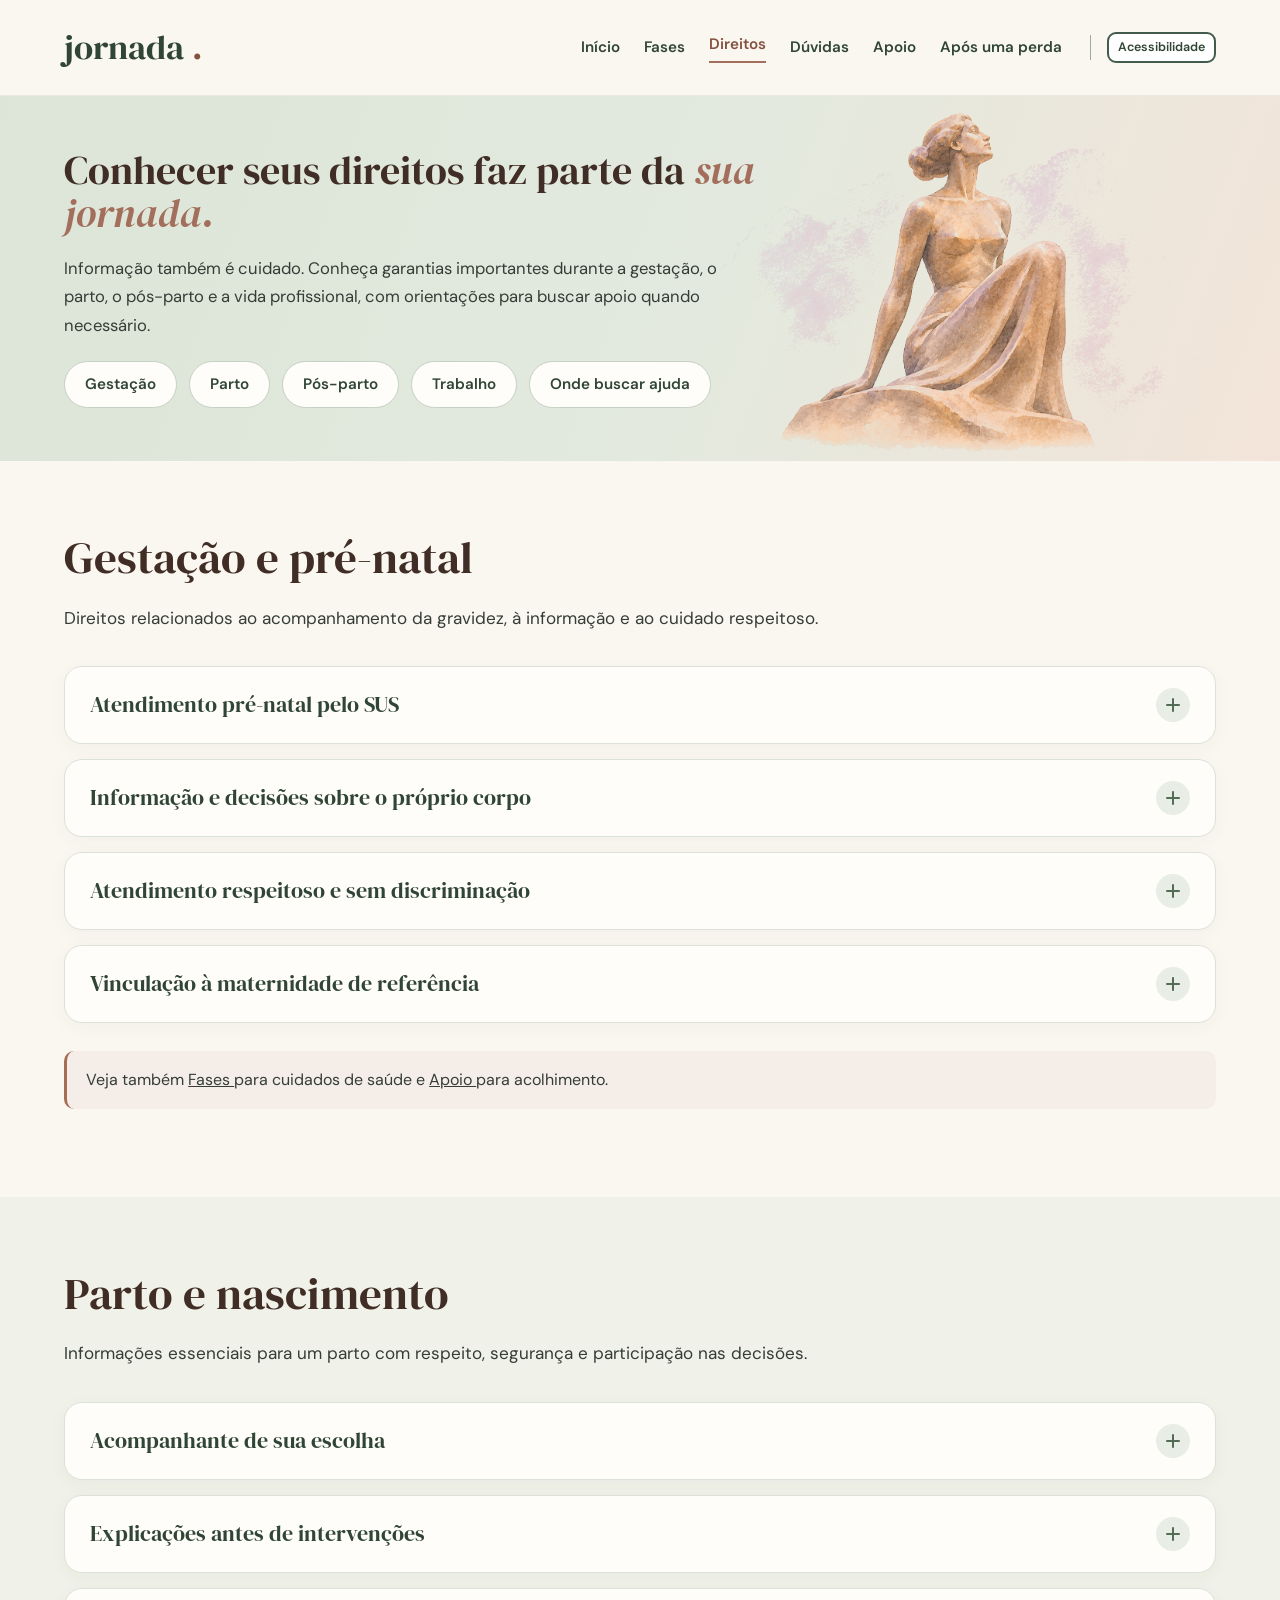
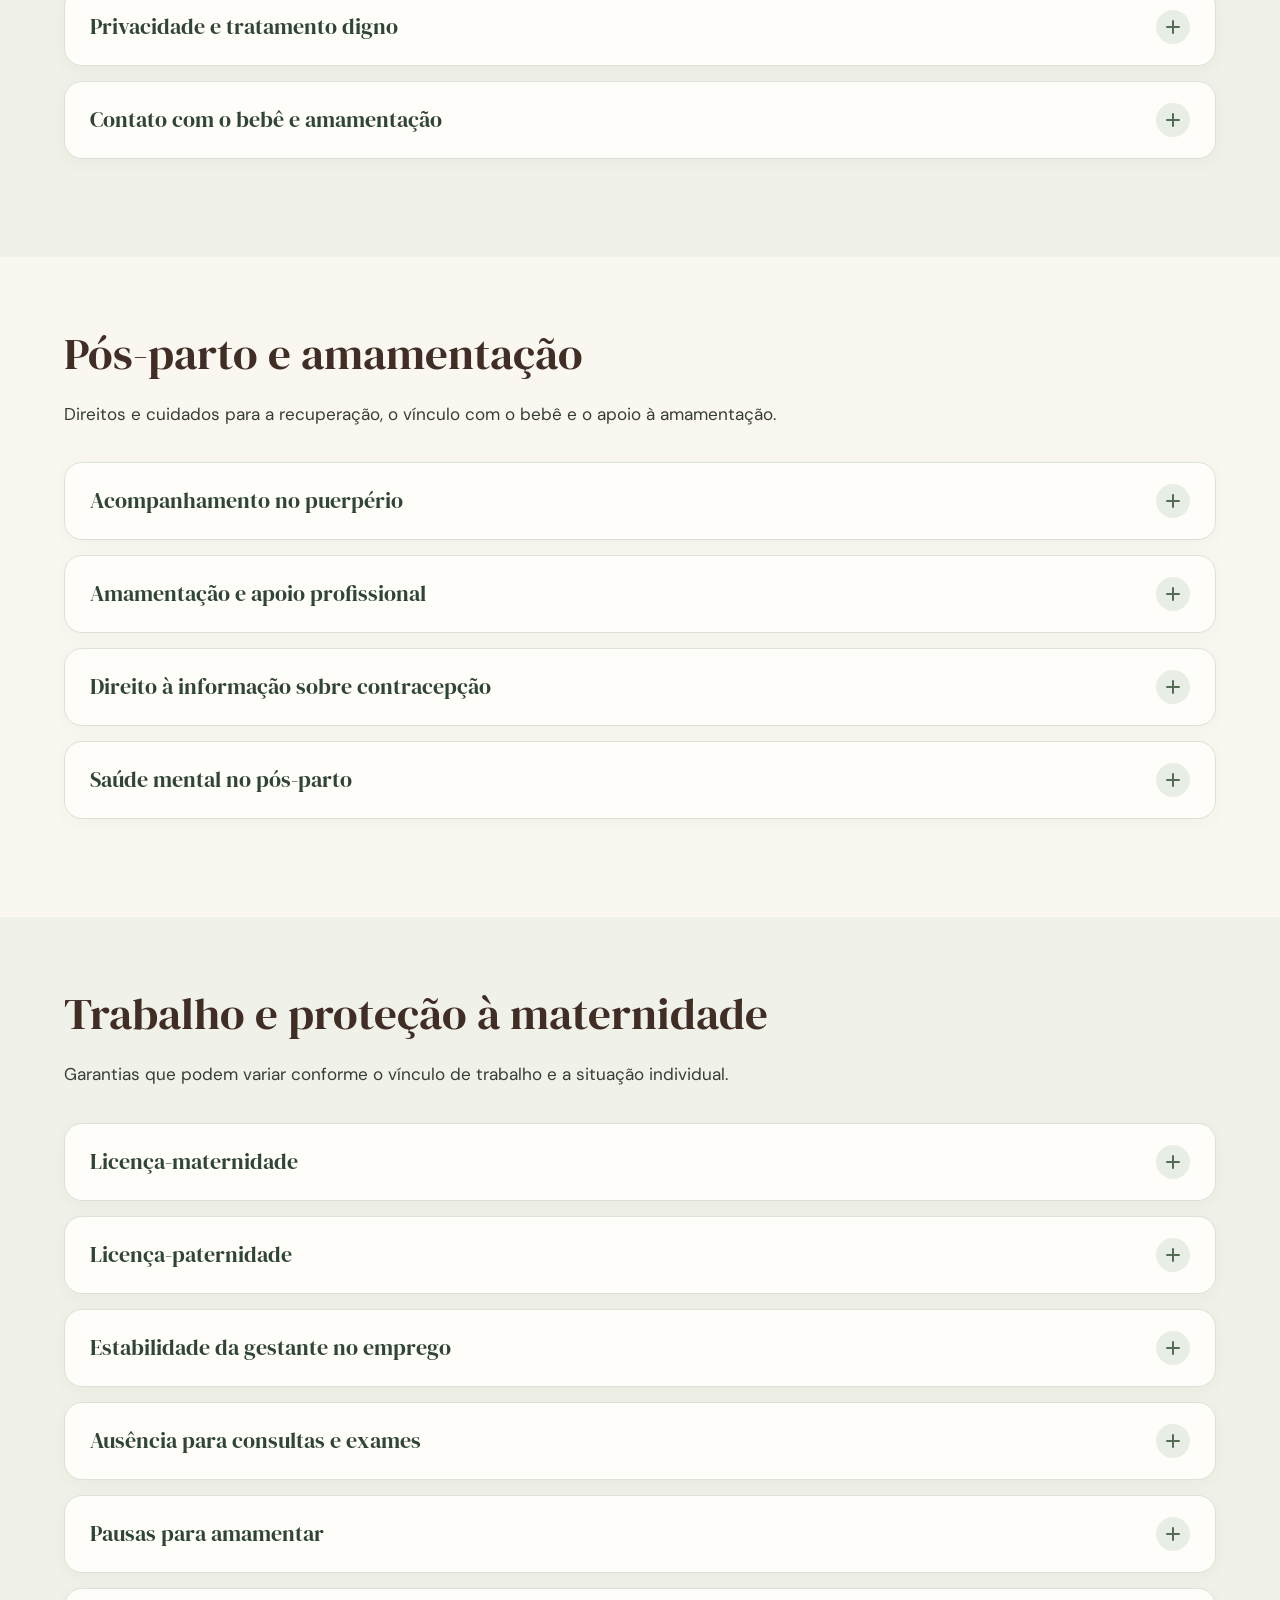
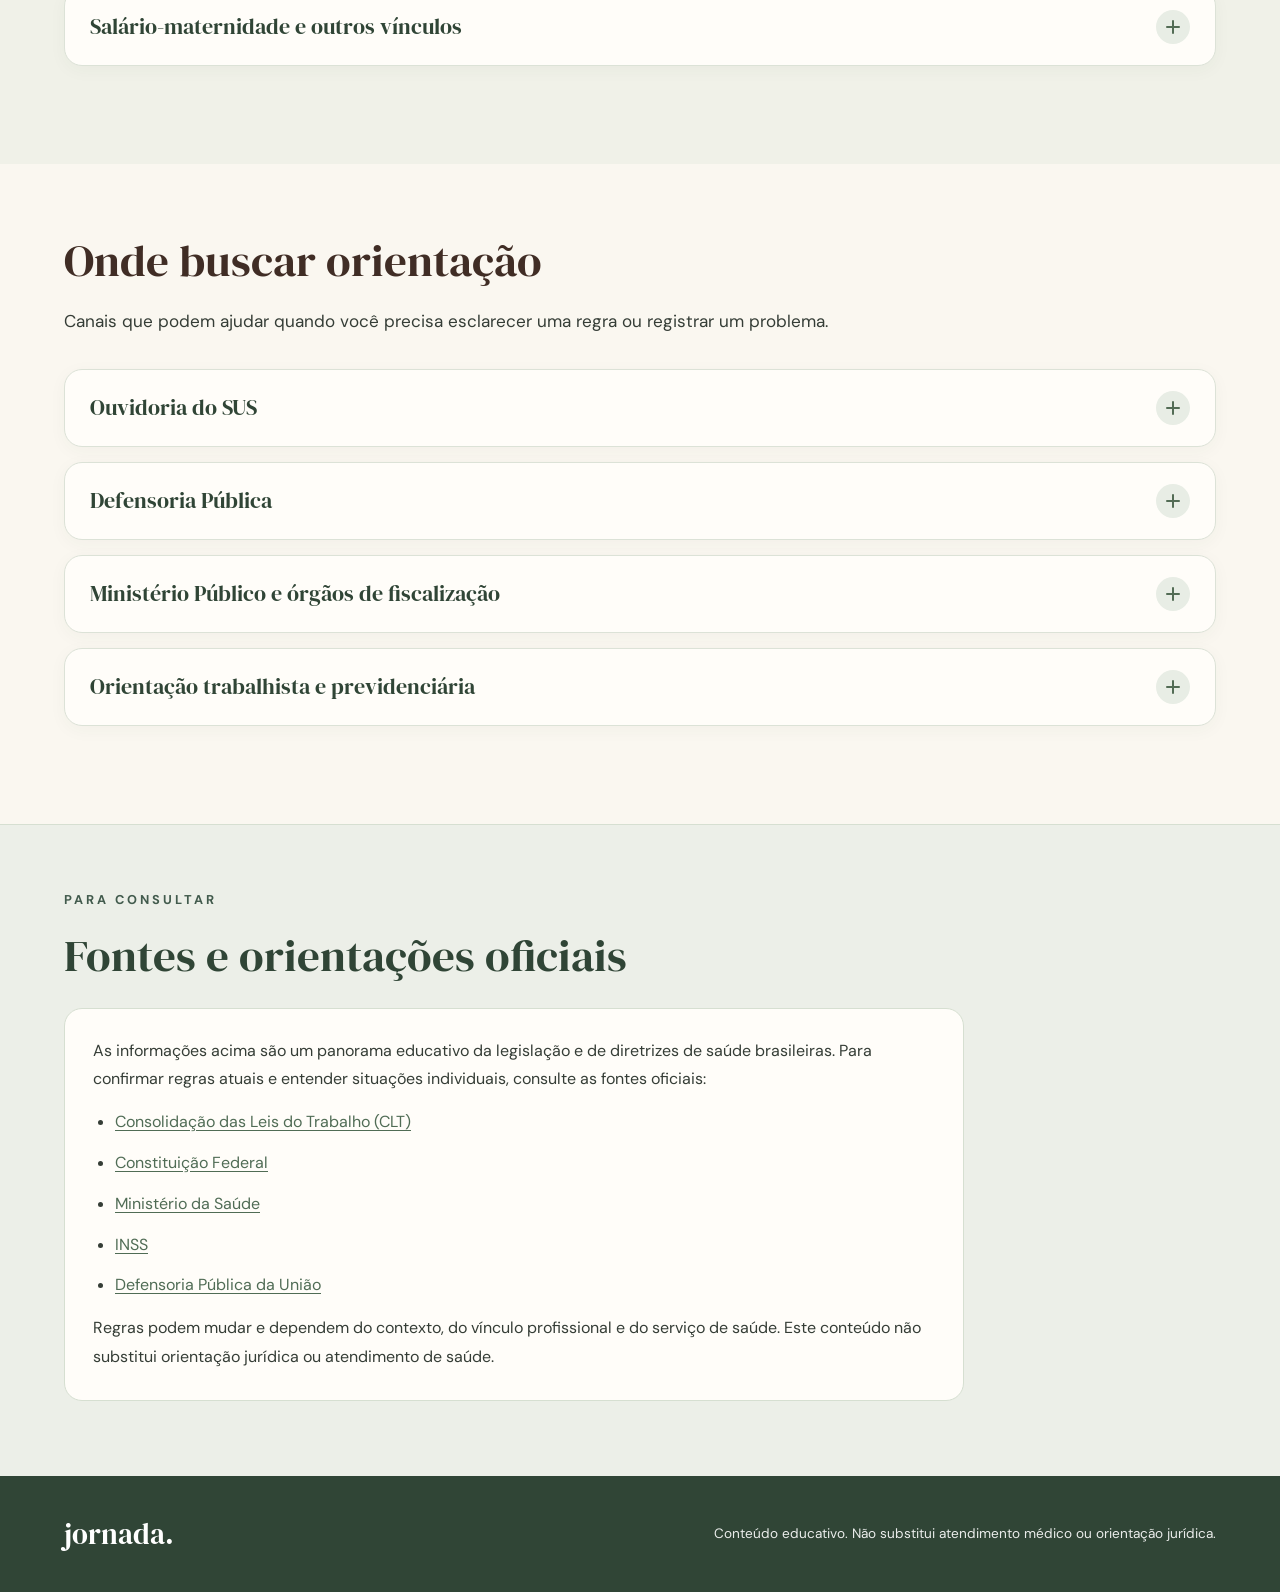
<file: direitos.html>
<!DOCTYPE html>
<html lang="pt-BR">
 <head>
  <meta charset="utf-8"/>
  <meta content="width=device-width, initial-scale=1.0" name="viewport"/>
  <meta content="Conheça direitos na gestação, no parto, no pós-parto e no trabalho. Orientações e fontes oficiais para a sua jornada." name="description"/>
  <title>
   Direitos | Jornada
  </title>
  <link href="css/style.css" rel="stylesheet"/>
  <script defer="" src="js/main.js">
  </script>
  <style>
   .pagina-direitos .pagina-apresentacao > .container {
  position:relative;
  z-index:2;
}

.pagina-direitos .pagina-apresentacao .etiqueta {
  color:var(--verde);
}



.pagina-direitos .pagina-apresentacao h1 em {
  color:var(--argila);
  font-weight:400;
}



.pagina-direitos .ornamento-direitos {
  position:absolute;
  top:0;
  right:0;
  height:100%;
  width:auto;
  max-width:none;
  object-fit:contain;
  object-position:right center;
  pointer-events: auto;
  z-index:1;
  -webkit-mask-image:linear-gradient(to right,transparent 0%,black 30%);
  mask-image:linear-gradient(to right,transparent 0%,black 30%);
}

.pagina-direitos .navegacao-fases {
  display:flex;
  flex-wrap:wrap;
  gap:12px;
  margin:0;
}

.pagina-direitos .navegacao-fases a {
  display:inline-flex;
  align-items:center;
  justify-content:center;
  padding:12px 20px;
  border:1px solid #C7D0C4;
  border-radius:30px;
  background:#fffdf9;
  color:var(--verde-escuro);
  font:600 .95rem/1.4 'DM Sans',Arial,sans-serif;
  text-decoration:none;
  transition:background .2s,color .2s;
}

.pagina-direitos .navegacao-fases a:hover {
  background:var(--verde);
  color:#fff;
}

.pagina-direitos .secao-interna {
  padding:70px 0;
  scroll-margin-top:25px;
}

.pagina-direitos .titulo-secao {
  display:flex;
  align-items:center;
  gap:22px;
  margin-bottom:18px;
}

.pagina-direitos .numero-secao {
  display:flex;
  align-items:center;
  justify-content:center;
  flex-shrink:0;
  width:68px;
  height:68px;
  border-radius:50%;
  background:var(--verde-claro);
  color:var(--verde);
  font:400 1.8rem/1 'DM Serif Display',Georgia,serif;
}

.pagina-direitos .titulo-secao .etiqueta {
  margin-bottom:5px;
  font-size:.75rem;
  letter-spacing:2px;
}

.pagina-direitos .titulo-secao h2 {
  font:400 clamp(2rem,3.5vw,3rem)/1.2 'DM Serif Display',Georgia,serif;
  color:#402D25;
}

.pagina-direitos .introducao-secao {
  max-width:850px;
  margin:0 0 32px;
  font-size:1.07rem;
  line-height:1.85;
}

.pagina-direitos .cartilhas-grade {
  display:grid;
  grid-template-columns:1fr;
  gap:15px;
  margin:28px 0;
}

.pagina-direitos .cartilha {
  min-width:0;
  background:#fffdf9;
  border:1px solid #dce2d7;
  border-radius:18px;
  overflow:hidden;
}

.pagina-direitos .cartilha[open] {
  border-color:#aabca7;
}

.pagina-direitos .cartilha-titulo {
  display:flex;
  align-items:center;
  justify-content:space-between;
  gap:18px;
  padding:21px 25px;
  cursor:pointer;
  list-style:none;
}

.pagina-direitos .cartilha-titulo::-webkit-details-marker {
  display:none;
}

.pagina-direitos .cartilha-titulo > span:first-child {
  display:flex;
  align-items:center;
  gap:17px;
  min-width:0;
  flex-wrap:wrap;
}

.pagina-direitos .cartilha-numero {
  flex:0 0 43px;
  width:43px;
  height:43px;
  display:grid;
  place-items:center;
  border-radius:13px;
  background:var(--argila-clara);
  color:#86533f;
  font:400 1.25rem/1 'DM Serif Display',Georgia,serif;
}

.pagina-direitos .cartilha-titulo strong {
  display:block;
  font:400 1.4rem/1.35 'DM Serif Display',Georgia,serif;
  color:var(--verde-escuro);
  margin:0;
}

.pagina-direitos .cartilha-titulo small {
  display:block;
  width:100%;
  font-size:.9rem;
  line-height:1.6;
  color:#6c786d;
}

.pagina-direitos .cartilha-icone {
  position:relative;
  display:grid;
  place-items:center;
  flex:0 0 34px;
  width:34px;
  height:34px;
  padding:0;
  border-radius:50%;
  background:#e8ede5;
  color:#536c55;
  font-size:0;
  line-height:0;
  transition:transform .2s;
}

.pagina-direitos .cartilha-icone::before, .pagina-direitos .cartilha-icone::after {
  content:"";
  position:absolute;
  top:50%;
  left:50%;
  background:currentColor;
  border-radius:2px;
  transform:translate(-50%,-50%);
}

.pagina-direitos .cartilha-icone::before {
  width:14px;
  height:2px;
}

.pagina-direitos .cartilha-icone::after {
  width:2px;
  height:14px;
}

.pagina-direitos .cartilha[open] .cartilha-icone {
  transform:rotate(45deg);
}

.pagina-direitos .cartilha-conteudo {
  border-top:1px solid #edf0e9;
  padding:8px 27px 27px;
  line-height:1.8;
  color:#49544a;
  overflow-wrap:anywhere;
}

.pagina-direitos .cartilha-conteudo h4 {
  margin:22px 0 8px;
  color:#4e6952;
  font-size:1rem;
}

.pagina-direitos .cartilha-conteudo p,.pagina-direitos .cartilha-conteudo ul {
  margin:0 0 14px;
}

.pagina-direitos .cartilha-conteudo ul {
  padding-left:22px;
}

.pagina-direitos .cartilha-conteudo li {
  margin-bottom:8px;
}

.pagina-direitos .cartilha-conteudo a,.pagina-direitos .fontes-jornada a {
  color:#506c55;
  text-decoration:underline;
  text-underline-offset:3px;
}

.pagina-direitos .cartilha-alerta {
  background:#f8ece6;
  border-left:4px solid #c9917b;
  padding:14px 16px;
  border-radius:8px;
  margin:18px 0;
}

.pagina-direitos .cartilha-perguntas {
  background:#edf1e9;
  padding:16px;
  border-radius:12px;
  margin:18px 0;
}

.pagina-direitos .cartilha-fonte {
  margin-top:22px;
  padding-top:14px;
  border-top:1px solid #e4e9df;
  font-size:.85rem;
  color:#68746a;
}

.pagina-direitos .secao-fontes {
  padding:65px 0 75px;
  background:#ecefe8;
  border-top:1px solid #d6dfd1;
}

.pagina-direitos .fontes-cabecalho h2 {
  font:400 clamp(2rem,3.5vw,3rem)/1.2 'DM Serif Display',Georgia,serif;
  color:var(--verde-escuro);
}

.pagina-direitos .fontes-jornada {
  max-width:900px;
  margin-top:25px;
  padding:28px;
  background:#fffdf9;
  border:1px solid #d6dfd1;
  border-radius:18px;
  line-height:1.8;
}

.pagina-direitos .fontes-jornada ul {
  padding-left:22px;
  margin:14px 0;
}

.pagina-direitos .fontes-jornada li {
  margin-bottom:12px;
}

.pagina-direitos .fontes-jornada p + p {
  margin-top:12px;
}

.pagina-direitos .sr-only-direitos {
  position:absolute;
  width:1px;
  height:1px;
  padding:0;
  margin:-1px;
  overflow:hidden;
  clip:rect(0,0,0,0);
  white-space:nowrap;
  border:0;
}

@media(max-width:1050px) {
  .pagina-direitos .ornamento-direitos {
    opacity:.3;
    right:-110px;
  }

  .pagina-direitos .pagina-apresentacao h1,

}

@media(max-width:700px) {
  

  .pagina-direitos .ornamento-direitos {
    opacity:.13;
    right:-45%;
    height:100%;
  }

  

  

  .pagina-direitos .navegacao-fases {
    gap:10px;
  }

  .pagina-direitos .navegacao-fases a {
    padding:10px 15px;
    font-size:.9rem;
  }

  .pagina-direitos .secao-interna {
    padding:50px 0;
  }

  .pagina-direitos .titulo-secao {
    align-items:flex-start;
    gap:15px;
  }

  .pagina-direitos .numero-secao {
    width:52px;
    height:52px;
    font-size:1.35rem;
  }

  .pagina-direitos .cartilha-titulo {
    padding:18px;
  }

  .pagina-direitos .cartilha-titulo strong {
    font-size:1.18rem;
  }

  .pagina-direitos .cartilha-conteudo {
    padding:8px 20px 22px;
  }

  .pagina-direitos .fontes-jornada {
    padding:20px;
  }

}

@media(prefers-reduced-motion:reduce) {
  .pagina-direitos .cartilha-icone,.pagina-direitos .navegacao-fases a {
    transition:none;
  }

}

.pagina-direitos .pagina-apresentacao .ornamento-direitos {
  right:0;
  opacity:.95;
  -webkit-mask-image:linear-gradient(to right,transparent 0%,black 28%);
  mask-image:linear-gradient(to right,transparent 0%,black 28%);
}

.pagina-direitos .pagina-apresentacao > .container {
  pointer-events:none;
}

.pagina-direitos .pagina-apresentacao .navegacao-fases {
  pointer-events:auto;
}

.pagina-direitos .nota-legal {
  background:#f8ece6;
  border-left:4px solid #c9917b;
  border-radius:10px;
  padding:20px 24px;
  margin-top:28px;
  max-width:900px;
  line-height:1.8;
}

.pagina-direitos .cartilha-conteudo p + p {
  margin-top:12px;
}

.pagina-direitos .cartilha-conteudo strong {
  color:var(--verde-escuro);
}

@media(max-width:1050px) {
  .pagina-direitos .pagina-apresentacao .ornamento-direitos {
    opacity:.25;
    right:-100px;
  }

}

@media(max-width:700px) {
  .pagina-direitos .pagina-apresentacao .ornamento-direitos {
    opacity:.12;
    right:-45%;
  }

}

  
/* Entrada compacta aprovada para direitos. */

.pagina-direitos .pagina-apresentacao .ornamento-direitos { max-height: 100%; }
@media (max-width: 700px) {
  
}

/* Ajuste visual aprovado: cabeçalho interno mais compacto e verde suave mais presente. */

@media (max-width: 700px) {
  
}
  </style>
 </head>
 <body class="pagina-direitos">
  <a class="pular-conteudo" href="#conteudo">
   Pular para o conteúdo
  </a>
  <header class="topo">
   <div class="container cabecalho">
    <a class="logo" href="index.html">
     jornada
     <span>
      .
     </span>
    </a>
    <nav aria-label="Navegação principal" class="menu">
     <a href="index.html">
      Início
     </a>
     <a href="fases.html">
      Fases
     </a>
     <a aria-current="page" href="direitos.html">
      Direitos
     </a>
     <a href="duvidas.html">
      Dúvidas
     </a>
     <a href="apoio.html">
      Apoio
     </a>
     <a href="perda.html">
      Após uma perda
     </a>
    </nav>
    <button aria-controls="painel-acessibilidade" aria-expanded="false" class="botao-acessibilidade" type="button">
     Acessibilidade
    </button>
   </div>
  </header>

  <section aria-label="Preferências de acessibilidade" class="painel-acessibilidade" hidden="" id="painel-acessibilidade">
   <div class="container painel-acessibilidade-conteudo">
    <strong>
     Preferências de acessibilidade
    </strong>
    <div class="painel-acessibilidade-opcoes">
     <button data-tamanho="normal" type="button">
      Texto normal
     </button>
     <button data-tamanho="maior" type="button">
      Texto maior
     </button>
     <button data-tamanho="extra" type="button">
      Texto extra
     </button>
     <button aria-pressed="false" id="alternar-contraste" type="button">
      Alto contraste
     </button>
    </div>
   </div>
  </section>

  <main id="conteudo">
   <section class="pagina-apresentacao">
    <img alt="Ilustração em aquarela de uma mulher, representando direitos na maternidade." class="ornamento-direitos" src="assets/direitos-mulher-curitibana-aquarela.png" data-descricao="Ilustração em aquarela de uma mulher, representando direitos na maternidade." tabindex="0"/>
    <div class="container">
     <h1>
      Conhecer seus direitos faz parte da
      <em>
       sua jornada.
      </em>
     </h1>
     <p>
      Informação também é cuidado. Conheça garantias importantes durante a gestação, o parto, o
pós-parto e a vida profissional, com orientações para buscar apoio quando necessário.
     </p>
     <nav aria-label="Navegar pelos temas de direitos" class="navegacao-fases">
      <a href="#gestacao">
       Gestação
      </a>
      <a href="#parto">
       Parto
      </a>
      <a href="#pos-parto">
       Pós-parto
      </a>
      <a href="#trabalho">
       Trabalho
      </a>
      <a href="#orientacao">
       Onde buscar ajuda
      </a>
     </nav>
    </div>
   </section>

   <section class="secao-interna" id="gestacao">
    <div class="container">
     <div class="titulo-secao">
      <div>
       <p class="etiqueta sr-only-direitos">
        ANTES DO NASCIMENTO
       </p>
       <h2>
        Gestação e pré-natal
       </h2>
      </div>
     </div>
     <p class="introducao-secao">
      Direitos relacionados ao acompanhamento da gravidez, à informação e ao cuidado respeitoso.
     </p>
     <div class="cartilhas-grade">
      <details class="cartilha">
       <summary class="cartilha-titulo">
        <span>
         <strong>
          Atendimento pré-natal pelo SUS
         </strong>
        </span>
        <span aria-hidden="true" class="cartilha-icone">
         +
        </span>
       </summary>
       <div class="cartilha-conteudo">
        <h3>
         O que você precisa saber
        </h3>
        <p>
         A gestante tem direito ao acompanhamento pré-natal na rede pública de saúde, com consultas,
exames e orientações conforme suas necessidades e os protocolos assistenciais.
        </p>
        <div class="cartilha-perguntas">
         <strong>
          Na prática:
         </strong>
         Procure uma Unidade Básica de Saúde (UBS) assim que souber da gestação. A equipe pode orientar
sobre calendário de consultas, exames e encaminhamentos.
        </div>
        <p class="cartilha-fonte">
         <strong>
          Base de referência:
         </strong>
         Lei nº 8.080/1990 (SUS); Ministério da Saúde.
        </p>
        <h3>
         Para entender melhor
        </h3>
        <p>
         Na primeira consulta, peça que expliquem o calendário de acompanhamento, quais exames estão
indicados e como receber os resultados. Se faltar vaga, solicite orientação da UBS sobre o fluxo
de atendimento. O pré-natal também inclui escuta, vacinação e avaliação da saúde emocional.
        </p>
        <p>
         O atendimento deve incluir orientações sobre exames, vacinação, sinais de alerta e
         maternidade de referência. Caso encontre barreiras de acesso, peça à UBS que explique os
         caminhos de encaminhamento e registre sua solicitação.
        </p>
       </div>
      </details>

      <details class="cartilha">
       <summary class="cartilha-titulo">
        <span>
         <strong>
          Informação e decisões sobre o próprio corpo
         </strong>
        </span>
        <span aria-hidden="true" class="cartilha-icone">
         +
        </span>
       </summary>
       <div class="cartilha-conteudo">
        <h3>
         O que você precisa saber
        </h3>
        <p>
         Você tem direito a receber explicações compreensíveis sobre exames, procedimentos, benefícios,
riscos e alternativas, para participar das decisões sobre seu cuidado.
        </p>
        <div class="cartilha-perguntas">
         <strong>
          Na prática:
         </strong>
         Peça que a equipe explique o motivo de cada conduta. Você pode fazer perguntas e solicitar que
suas preferências sejam registradas.
        </div>
        <p class="cartilha-fonte">
         <strong>
          Base de referência:
         </strong>
         Carta dos Direitos dos Usuários da Saúde; princípios do consentimento informado.
        </p>
        <h3>
         Para entender melhor
        </h3>
        <p>
         Antes de aceitar um procedimento, você pode perguntar o motivo, os benefícios, os riscos e as
alternativas. Em situações urgentes, a equipe pode precisar agir rapidamente, mas deve manter
uma comunicação clara e respeitosa.
        </p>
        <p>
         Consentimento informado significa compreender a proposta de cuidado e poder fazer
         perguntas. Sempre que possível, solicite que expliquem alternativas, possíveis
         consequências e o que muda se você preferir esperar ou não realizar um procedimento.
        </p>
       </div>
      </details>

      <details class="cartilha">
       <summary class="cartilha-titulo">
        <span>
         <strong>
          Atendimento respeitoso e sem discriminação
         </strong>
        </span>
        <span aria-hidden="true" class="cartilha-icone">
         +
        </span>
       </summary>
       <div class="cartilha-conteudo">
        <h3>
         O que você precisa saber
        </h3>
        <p>
         O atendimento deve respeitar sua dignidade, privacidade, individualidade e necessidades, sem
discriminação.
        </p>
        <div class="cartilha-perguntas">
         <strong>
          Na prática:
         </strong>
         Se você se sentir desrespeitada, anote data, local e o ocorrido; procure a ouvidoria do serviço
ou a Ouvidoria-Geral do SUS.
        </div>
        <p class="cartilha-fonte">
         <strong>
          Base de referência:
         </strong>
         Constituição Federal; Carta dos Direitos dos Usuários da Saúde.
        </p>
        <h3>
         Para entender melhor
        </h3>
        <p>
         O atendimento deve acolher adolescentes, pessoas LGBTQIA+, pessoas com deficiência, migrantes e
diferentes configurações familiares. Você pode pedir explicações acessíveis e informar o nome
pelo qual deseja ser chamada.
        </p>
       </div>
      </details>

      <details class="cartilha">
       <summary class="cartilha-titulo">
        <span>
         <strong>
          Vinculação à maternidade de referência
         </strong>
        </span>
        <span aria-hidden="true" class="cartilha-icone">
         +
        </span>
       </summary>
       <div class="cartilha-conteudo">
        <h3>
         O que você precisa saber
        </h3>
        <p>
         No SUS, a gestante tem direito de conhecer previamente o serviço de saúde em que será realizado
o parto, conforme a organização da rede local.
        </p>
        <div class="cartilha-perguntas">
         <strong>
          Na prática:
         </strong>
         Pergunte na UBS qual é a maternidade de referência e como funciona o atendimento em caso de
         urgência.
        </div>
        <p class="cartilha-fonte">
         <strong>
          Base de referência:
         </strong>
         Lei nº 11.634/2007.
        </p>
        <h3>
         Para entender melhor
        </h3>
        <p>
         Pergunte durante o pré-natal qual serviço deve procurar para o parto e em quais situações é
necessário ir diretamente à urgência. Guarde endereço, telefone e opções de transporte.
        </p>
       </div>
      </details>
     </div>
     <p class="bloco-dica">
      Veja também
      <a href="fases.html">
       Fases
      </a>
      para cuidados de saúde e
      <a href="apoio.html">
       Apoio
      </a>
      para acolhimento.
     </p>
    </div>
   </section>

   <section class="secao-interna secao-fundo" id="parto">
    <div class="container">
     <div class="titulo-secao">
      <div>
       <p class="etiqueta sr-only-direitos">
        DURANTE O NASCIMENTO
       </p>
       <h2>
        Parto e nascimento
       </h2>
      </div>
     </div>
     <p class="introducao-secao">
      Informações essenciais para um parto com respeito, segurança e participação nas decisões.
     </p>
     <div class="cartilhas-grade">
      <details class="cartilha">
       <summary class="cartilha-titulo">
        <span>
         <strong>
          Acompanhante de sua escolha
         </strong>
        </span>
        <span aria-hidden="true" class="cartilha-icone">
         +
        </span>
       </summary>
       <div class="cartilha-conteudo">
        <h3>
         O que você precisa saber
        </h3>
        <p>
         Nos serviços do SUS e nos serviços privados abrangidos pela legislação, a parturiente tem
direito à presença de um acompanhante de sua escolha durante o trabalho de parto, o parto e o
pós-parto imediato.
        </p>
        <div class="cartilha-perguntas">
         <strong>
          Na prática:
         </strong>
         Informe previamente quem será sua pessoa acompanhante e peça orientação à maternidade sobre as
regras de acesso e identificação.
        </div>
        <p class="cartilha-fonte">
         <strong>
          Base de referência:
         </strong>
         Lei nº 11.108/2005; Lei nº 14.737/2023.
        </p>
        <h3>
         Para entender melhor
        </h3>
        <p>
         A pessoa escolhida para acompanhar o parto não precisa ser necessariamente o pai do bebê.
Confirme antecipadamente as orientações da maternidade e consulte a legislação aplicável na rede
pública ou privada.
        </p>
        <p>
         O direito a acompanhante deve ser respeitado nos serviços de saúde conforme a legislação
         aplicável. Se houver restrição, peça a justificativa e orientação à ouvidoria do
         estabelecimento.
        </p>
       </div>
      </details>

      <details class="cartilha">
       <summary class="cartilha-titulo">
        <span>
         <strong>
          Explicações antes de intervenções
         </strong>
        </span>
        <span aria-hidden="true" class="cartilha-icone">
         +
        </span>
       </summary>
       <div class="cartilha-conteudo">
        <h3>
         O que você precisa saber
        </h3>
        <p>
         Você deve receber informações sobre procedimentos propostos, seus objetivos, riscos e
alternativas, respeitadas as situações de urgência e as regras aplicáveis.
        </p>
        <div class="cartilha-perguntas">
         <strong>
          Na prática:
         </strong>
         Pergunte o que está sendo recomendado, por quê e se há outras opções. Sempre que possível,
converse sobre preferências antes do trabalho de parto.
        </div>
        <p class="cartilha-fonte">
         <strong>
          Base de referência:
         </strong>
         Carta dos Direitos dos Usuários da Saúde; normas éticas de consentimento.
        </p>
        <h3>
         Para entender melhor
        </h3>
        <p>
         Peça que expliquem a finalidade de exames vaginais, medicamentos, indução do parto e
procedimentos cirúrgicos. Sempre que possível, as decisões devem ser compartilhadas e
registradas de forma adequada.
        </p>
       </div>
      </details>

      <details class="cartilha">
       <summary class="cartilha-titulo">
        <span>
         <strong>
          Privacidade e tratamento digno
         </strong>
        </span>
        <span aria-hidden="true" class="cartilha-icone">
         +
        </span>
       </summary>
       <div class="cartilha-conteudo">
        <h3>
         O que você precisa saber
        </h3>
        <p>
         A assistência deve preservar sua intimidade e oferecer tratamento respeitoso, sem humilhações,
ameaças ou discriminação.
        </p>
        <div class="cartilha-perguntas">
         <strong>
          Na prática:
         </strong>
         Você pode pedir privacidade e solicitar a identificação dos profissionais envolvidos no
         atendimento.
        </div>
        <p class="cartilha-fonte">
         <strong>
          Base de referência:
         </strong>
         Constituição Federal; Carta dos Direitos dos Usuários da Saúde.
        </p>
        <h3>
         Para entender melhor
        </h3>
        <p>
         Você pode pedir que informações pessoais sejam tratadas com discrição e que apenas pessoas
necessárias participem do atendimento. Dúvidas sobre exames, sexualidade e saúde mental também
merecem acolhimento.
        </p>
       </div>
      </details>

      <details class="cartilha">
       <summary class="cartilha-titulo">
        <span>
         <strong>
          Contato com o bebê e amamentação
         </strong>
        </span>
        <span aria-hidden="true" class="cartilha-icone">
         +
        </span>
       </summary>
       <div class="cartilha-conteudo">
        <h3>
         O que você precisa saber
        </h3>
        <p>
         O contato pele a pele e o apoio à amamentação são práticas recomendadas quando as condições
clínicas da pessoa que deu à luz e do bebê permitem.
        </p>
        <div class="cartilha-perguntas">
         <strong>
          Na prática:
         </strong>
         Converse com a equipe sobre suas preferências e sobre eventuais motivos clínicos para adiar
essas práticas.
        </div>
        <p class="cartilha-fonte">
         <strong>
          Base de referência:
         </strong>
         Recomendações do Ministério da Saúde e da OMS.
        </p>
        <h3>
         Para entender melhor
        </h3>
        <p>
         Após o nascimento, pergunte sobre contato pele a pele, início da amamentação e possíveis razões
clínicas para adiá-los. Quando houver separação por necessidade de saúde, peça orientações sobre
como acompanhar o bebê.
        </p>
       </div>
      </details>
     </div>
    </div>
   </section>

   <section class="secao-interna" id="pos-parto">
    <div class="container">
     <div class="titulo-secao">
      <div>
       <p class="etiqueta sr-only-direitos">
        DEPOIS DO NASCIMENTO
       </p>
       <h2>
        Pós-parto e amamentação
       </h2>
      </div>
     </div>
     <p class="introducao-secao">
      Direitos e cuidados para a recuperação, o vínculo com o bebê e o apoio à amamentação.
     </p>
     <div class="cartilhas-grade">
      <details class="cartilha">
       <summary class="cartilha-titulo">
        <span>
         <strong>
          Acompanhamento no puerpério
         </strong>
        </span>
        <span aria-hidden="true" class="cartilha-icone">
         +
        </span>
       </summary>
       <div class="cartilha-conteudo">
        <h3>
         O que você precisa saber
        </h3>
        <p>
         A atenção à saúde continua após o nascimento. A pessoa no pós-parto deve receber orientações e
acompanhamento de acordo com suas necessidades, inclusive sobre sinais de alerta e saúde
emocional.
        </p>
        <div class="cartilha-perguntas">
         <strong>
          Na prática:
         </strong>
         Procure a UBS para organizar a consulta de revisão e o acompanhamento do bebê.
        </div>
        <p class="cartilha-fonte">
         <strong>
          Base de referência:
         </strong>
         Ministério da Saúde; princípios da atenção integral no SUS.
        </p>
        <h3>
         Para entender melhor
        </h3>
        <p>
         O acompanhamento após o parto deve considerar sangramento, pressão arterial, cicatrização,
alimentação, saúde emocional e planejamento reprodutivo. Não deixe de buscar ajuda caso apareçam
sintomas entre as consultas.
        </p>
       </div>
      </details>

      <details class="cartilha">
       <summary class="cartilha-titulo">
        <span>
         <strong>
          Amamentação e apoio profissional
         </strong>
        </span>
        <span aria-hidden="true" class="cartilha-icone">
         +
        </span>
       </summary>
       <div class="cartilha-conteudo">
        <h3>
         O que você precisa saber
        </h3>
        <p>
         Você pode buscar orientação sobre amamentação, pega, dor, dificuldades e alimentação do bebê nos
serviços de saúde.
        </p>
        <div class="cartilha-perguntas">
         <strong>
          Na prática:
         </strong>
         Peça ajuda à equipe da maternidade, à UBS ou a um banco de leite humano.
        </div>
        <p class="cartilha-fonte">
         <strong>
          Base de referência:
         </strong>
         Ministério da Saúde; Rede Brasileira de Bancos de Leite Humano.
        </p>
        <h3>
         Para entender melhor
        </h3>
        <p>
         A equipe pode ajudar a avaliar a pega, a dor, fissuras e o ganho de peso do bebê. Se amamentar
não for possível, você também merece orientação segura sobre outras formas de alimentação.
        </p>
       </div>
      </details>

      <details class="cartilha">
       <summary class="cartilha-titulo">
        <span>
         <strong>
          Direito à informação sobre contracepção
         </strong>
        </span>
        <span aria-hidden="true" class="cartilha-icone">
         +
        </span>
       </summary>
       <div class="cartilha-conteudo">
        <h3>
         O que você precisa saber
        </h3>
        <p>
         O planejamento reprodutivo deve respeitar suas escolhas. Você tem direito a informações sobre
métodos contraceptivos, benefícios, riscos e acesso conforme as regras do serviço.
        </p>
        <div class="cartilha-perguntas">
         <strong>
          Na prática:
         </strong>
         Converse com a equipe sobre opções adequadas ao seu momento e sobre seu desejo de ter ou não
outra gestação.
        </div>
        <p class="cartilha-fonte">
         <strong>
          Base de referência:
         </strong>
         Lei nº 9.263/1996, com alterações posteriores.
        </p>
        <h3>
         Para entender melhor
        </h3>
        <p>
         A fertilidade pode retornar antes da primeira menstruação após o parto. Peça informações sobre
métodos disponíveis, eficácia e compatibilidade com a amamentação, sem pressão para escolher um
método específico.
        </p>
       </div>
      </details>

      <details class="cartilha">
       <summary class="cartilha-titulo">
        <span>
         <strong>
          Saúde mental no pós-parto
         </strong>
        </span>
        <span aria-hidden="true" class="cartilha-icone">
         +
        </span>
       </summary>
       <div class="cartilha-conteudo">
        <h3>
         O que você precisa saber
        </h3>
        <p>
         Sofrimento emocional, ansiedade persistente ou tristeza intensa merecem acolhimento e avaliação.
O cuidado em saúde mental integra a atenção à saúde.
        </p>
        <div class="cartilha-perguntas">
         <strong>
          Na prática:
         </strong>
         Fale com a UBS ou serviço de referência. Em situação de risco imediato para você ou outra
pessoa, procure urgência/emergência.
        </div>
        <p class="cartilha-fonte">
         <strong>
          Base de referência:
         </strong>
         Lei nº 8.080/1990; diretrizes de atenção psicossocial do SUS.
        </p>
        <h3>
         Para entender melhor
        </h3>
        <p>
         Tristeza persistente, ansiedade intensa e sofrimento que prejudica a rotina merecem atendimento.
A pessoa pode procurar a UBS e solicitar encaminhamento à rede de saúde mental, conforme a
necessidade.
        </p>
       </div>
      </details>
     </div>
    </div>
   </section>

   <section class="secao-interna secao-fundo" id="trabalho">
    <div class="container">
     <div class="titulo-secao">
      <div>
       <p class="etiqueta sr-only-direitos">
        VIDA PROFISSIONAL
       </p>
       <h2>
        Trabalho e proteção à maternidade
       </h2>
      </div>
     </div>
     <p class="introducao-secao">
      Garantias que podem variar conforme o vínculo de trabalho e a situação individual.
     </p>
     <div class="cartilhas-grade">
      <details class="cartilha">
       <summary class="cartilha-titulo">
        <span>
         <strong>
          Licença-maternidade
         </strong>
        </span>
        <span aria-hidden="true" class="cartilha-icone">
         +
        </span>
       </summary>
       <div class="cartilha-conteudo">
        <h3>
         O que você precisa saber
        </h3>
        <p>
         Empregadas abrangidas pela CLT têm, em regra, licença-maternidade de 120 dias. Em situações
específicas, como programas de prorrogação e outros regimes de vínculo, as regras podem ser
diferentes.
        </p>
        <div class="cartilha-perguntas">
         <strong>
          Na prática:
         </strong>
         Verifique com o RH ou o órgão responsável qual regime se aplica ao seu vínculo e quais
documentos são necessários.
        </div>
        <p class="cartilha-fonte">
         <strong>
          Base de referência:
         </strong>
         Constituição Federal, art. 7º, XVIII; CLT, art. 392; Lei nº 11.770/2008.
        </p>
        <h3>
         Para entender melhor
        </h3>
        <p>
         As regras e a duração variam conforme o vínculo de trabalho e situações previstas em lei.
Confirme as condições com o empregador, o RH, o INSS ou o órgão responsável antes de planejar o
afastamento.
        </p>
        <p>
         O afastamento não é a mesma coisa que o salário-maternidade: a licença diz respeito ao
         período sem trabalhar, enquanto o benefício ou a remuneração depende do vínculo e das
         regras aplicáveis. A adoção e algumas situações de internação também têm proteções
         específicas; confirme seu caso nos canais oficiais.
        </p>
       </div>
      </details>

      <details class="cartilha">
       <summary class="cartilha-titulo">
        <span>
         <strong>
          Licença-paternidade
         </strong>
        </span>
        <span aria-hidden="true" class="cartilha-icone">
         +
        </span>
       </summary>
       <div class="cartilha-conteudo">
        <h3>
         O que você precisa saber
        </h3>
        <p>
         Em novembro de 2026, a licença-paternidade geral ainda é de cinco dias. A Lei nº
         15.371/2026 prevê ampliação gradual: dez dias a partir de janeiro de 2027, quinze em 2028 e
         vinte a partir de 2029, este último prazo sujeito à condição fiscal prevista na própria
         lei. O direito também abrange hipóteses de adoção e guarda para fins de adoção, conforme as
         regras aplicáveis.
        </p>
        <div class="cartilha-perguntas">
         <strong>
          Na prática:
         </strong>
         Avise o empregador ou setor de pessoal sobre o nascimento ou a adoção e pergunte quais
         documentos devem ser apresentados. Confirme o prazo correspondente à data do afastamento e
         ao seu vínculo profissional.
        </div>
        <p class="cartilha-fonte">
         <strong>
          Base de referência:
         </strong>
         Constituição Federal, art. 7º, XIX; Lei nº 15.371/2026; Lei nº 11.770/2008.
        </p>
        <h3>
         Para entender melhor
        </h3>
        <p>
         Empresas participantes do Programa Empresa Cidadã podem oferecer prorrogação de quinze
         dias, mediante requisitos legais. Servidores públicos e outras categorias podem seguir
         regras específicas. A nova lei também institui salário-paternidade, com efeitos a partir de
         2027; verifique as orientações oficiais atualizadas para o seu caso. O afastamento é uma
         oportunidade para compartilhar os cuidados com o bebê e apoiar a recuperação de quem deu à
         luz.
        </p>
        <p>
         <a href="https://www2.camara.leg.br/legin/fed/lei/2026/lei-15371-31-marco-2026-798908-publicacaooriginal-178711-pl.html" rel="noopener noreferrer" target="_blank">
          Consulte a Lei nº 15.371/2026 na Câmara dos Deputados
         </a>
         .
        </p>
       </div>
      </details>

      <details class="cartilha">
       <summary class="cartilha-titulo">
        <span>
         <strong>
          Estabilidade da gestante no emprego
         </strong>
        </span>
        <span aria-hidden="true" class="cartilha-icone">
         +
        </span>
       </summary>
       <div class="cartilha-conteudo">
        <h3>
         O que você precisa saber
        </h3>
        <p>
         Para empregadas abrangidas pela proteção constitucional, é vedada a dispensa arbitrária ou sem
justa causa desde a confirmação da gravidez até cinco meses após o parto, observadas as regras e
interpretações aplicáveis.
        </p>
        <div class="cartilha-perguntas">
         <strong>
          Na prática:
         </strong>
         Se houver ameaça de demissão, guarde documentos e busque orientação jurídica trabalhista.
        </div>
        <p class="cartilha-fonte">
         <strong>
          Base de referência:
         </strong>
         ADCT, art. 10, II, b; jurisprudência trabalhista.
        </p>
        <h3>
         Para entender melhor
        </h3>
        <p>
         Para trabalhadoras regidas pela CLT, existem garantias específicas durante a gestação e após o
parto. A aplicação em contratos temporários ou outros vínculos pode exigir orientação
individual.
        </p>
        <p>
         Guarde exames, atestados, comunicações com a empresa e documentos do contrato. Se houver
         dúvida sobre estabilidade, contrato por prazo determinado ou rescisão, procure o sindicato,
         a Defensoria ou orientação trabalhista individualizada.
        </p>
       </div>
      </details>

      <details class="cartilha">
       <summary class="cartilha-titulo">
        <span>
         <strong>
          Ausência para consultas e exames
         </strong>
        </span>
        <span aria-hidden="true" class="cartilha-icone">
         +
        </span>
       </summary>
       <div class="cartilha-conteudo">
        <h3>
         O que você precisa saber
        </h3>
        <p>
         Na CLT, a empregada gestante tem direito à dispensa do horário de trabalho pelo tempo necessário
para, no mínimo, seis consultas médicas e exames complementares.
        </p>
        <div class="cartilha-perguntas">
         <strong>
          Na prática:
         </strong>
         Solicite comprovantes de comparecimento e converse com o setor responsável sobre o procedimento
de entrega.
        </div>
        <p class="cartilha-fonte">
         <strong>
          Base de referência:
         </strong>
         CLT, art. 392, § 4º, II.
        </p>
        <h3>
         Para entender melhor
        </h3>
        <p>
         Guarde declarações de comparecimento e converse sobre como apresentar os documentos no trabalho.
A CLT prevê dispensa para consultas e exames do pré-natal nas condições legais.
        </p>
       </div>
      </details>

      <details class="cartilha">
       <summary class="cartilha-titulo">
        <span>
         <strong>
          Pausas para amamentar
         </strong>
        </span>
        <span aria-hidden="true" class="cartilha-icone">
         +
        </span>
       </summary>
       <div class="cartilha-conteudo">
        <h3>
         O que você precisa saber
        </h3>
        <p>
         A CLT prevê, até o bebê completar seis meses, dois descansos especiais de meia hora cada durante
a jornada de trabalho, com possibilidade de extensão do período em situações específicas.
        </p>
        <div class="cartilha-perguntas">
         <strong>
          Na prática:
         </strong>
         Converse com a empresa sobre como organizar os horários, conforme a legislação aplicável.
        </div>
        <p class="cartilha-fonte">
         <strong>
          Base de referência:
         </strong>
         CLT, art. 396.
        </p>
        <h3>
         Para entender melhor
        </h3>
        <p>
         A legislação trabalhista estabelece intervalos para amamentação em situações específicas.
Verifique as condições do seu vínculo e converse sobre a organização da rotina de retorno ao
trabalho.
        </p>
       </div>
      </details>

      <details class="cartilha">
       <summary class="cartilha-titulo">
        <span>
         <strong>
          Salário-maternidade e outros vínculos
         </strong>
        </span>
        <span aria-hidden="true" class="cartilha-icone">
         +
        </span>
       </summary>
       <div class="cartilha-conteudo">
        <h3>
         O que você precisa saber
        </h3>
        <p>
         O salário-maternidade é um benefício previdenciário sujeito a critérios que variam conforme a
categoria de segurada e a situação concreta. Servidoras públicas e trabalhadoras com outros
vínculos podem ter regras próprias.
        </p>
        <div class="cartilha-perguntas">
         <strong>
          Na prática:
         </strong>
         Consulte os canais oficiais do INSS ou o setor de pessoal do seu órgão antes de contar com um
prazo ou valor específico.
        </div>
        <p class="cartilha-fonte">
         <strong>
          Base de referência:
         </strong>
         Lei nº 8.213/1991; INSS.
        </p>
        <h3>
         Para entender melhor
        </h3>
        <p>
         O acesso ao benefício previdenciário depende da categoria de segurada e das regras do INSS. É
importante verificar cadastro, contribuições e documentação necessária em canais oficiais.
        </p>
        <p>
         Trabalhadoras autônomas, MEIs, empregadas domésticas e outras seguradas podem ter caminhos
         de solicitação diferentes. Confira seus dados no Meu INSS e procure atendimento oficial
         para verificar requisitos e documentos.
        </p>
       </div>
      </details>
     </div>
    </div>
   </section>

   <section class="secao-interna" id="orientacao">
    <div class="container">
     <div class="titulo-secao">
      <div>
       <p class="etiqueta sr-only-direitos">
        SEUS DIREITOS NA PRÁTICA
       </p>
       <h2>
        Onde buscar orientação
       </h2>
      </div>
     </div>
     <p class="introducao-secao">
      Canais que podem ajudar quando você precisa esclarecer uma regra ou registrar um problema.
     </p>
     <div class="cartilhas-grade">
      <details class="cartilha">
       <summary class="cartilha-titulo">
        <span>
         <strong>
          Ouvidoria do SUS
         </strong>
        </span>
        <span aria-hidden="true" class="cartilha-icone">
         +
        </span>
       </summary>
       <div class="cartilha-conteudo">
        <h3>
         O que você precisa saber
        </h3>
        <p>
         Para dificuldades de atendimento na rede pública, a Ouvidoria-Geral do SUS recebe manifestações,
reclamações e pedidos de informação.
        </p>
        <div class="cartilha-perguntas">
         <strong>
          Na prática:
         </strong>
         Registre o ocorrido com data, local e documentos disponíveis.
        </div>
        <p class="cartilha-fonte">
         <strong>
          Base de referência:
         </strong>
         Ministério da Saúde — Ouvidoria-Geral do SUS.
        </p>
        <h3>
         Para entender melhor
        </h3>
        <p>
         Ao registrar uma manifestação, anote datas, local, serviço, o que aconteceu e o número de
protocolo. Evite publicar dados sensíveis ou documentos pessoais em redes sociais.
        </p>
       </div>
      </details>

      <details class="cartilha">
       <summary class="cartilha-titulo">
        <span>
         <strong>
          Defensoria Pública
         </strong>
        </span>
        <span aria-hidden="true" class="cartilha-icone">
         +
        </span>
       </summary>
       <div class="cartilha-conteudo">
        <h3>
         O que você precisa saber
        </h3>
        <p>
         A Defensoria Pública pode prestar orientação e assistência jurídica gratuita a pessoas que
preencham os critérios de atendimento.
        </p>
        <div class="cartilha-perguntas">
         <strong>
          Na prática:
         </strong>
         Procure a Defensoria do seu estado ou a Defensoria Pública da União, conforme o assunto.
        </div>
        <p class="cartilha-fonte">
         <strong>
          Base de referência:
         </strong>
         Defensorias Públicas estaduais e DPU.
        </p>
        <h3>
         Para entender melhor
        </h3>
        <p>
         A Defensoria Pública pode orientar pessoas que se enquadram nos critérios de atendimento sobre
acesso à saúde, proteção de direitos e medidas jurídicas cabíveis.
        </p>
       </div>
      </details>

      <details class="cartilha">
       <summary class="cartilha-titulo">
        <span>
         <strong>
          Ministério Público e órgãos de fiscalização
         </strong>
        </span>
        <span aria-hidden="true" class="cartilha-icone">
         +
        </span>
       </summary>
       <div class="cartilha-conteudo">
        <h3>
         O que você precisa saber
        </h3>
        <p>
         Em situações que envolvam violação de direitos coletivos ou problemas persistentes nos serviços,
o Ministério Público e órgãos de fiscalização podem ser canais adequados.
        </p>
        <div class="cartilha-perguntas">
         <strong>
          Na prática:
         </strong>
         Organize documentos e descreva objetivamente o problema.
        </div>
        <p class="cartilha-fonte">
         <strong>
          Base de referência:
         </strong>
         Ministérios Públicos estaduais e Ministério Público Federal.
        </p>
        <h3>
         Para entender melhor
        </h3>
        <p>
         Em situações de violação de direitos, órgãos de fiscalização e proteção podem receber relatos.
Guarde registros disponíveis e procure o canal correspondente ao tipo de situação.
        </p>
       </div>
      </details>

      <details class="cartilha">
       <summary class="cartilha-titulo">
        <span>
         <strong>
          Orientação trabalhista e previdenciária
         </strong>
        </span>
        <span aria-hidden="true" class="cartilha-icone">
         +
        </span>
       </summary>
       <div class="cartilha-conteudo">
        <h3>
         O que você precisa saber
        </h3>
        <p>
         Questões sobre emprego, licença e benefícios podem exigir análise individualizada do vínculo e
dos documentos.
        </p>
        <div class="cartilha-perguntas">
         <strong>
          Na prática:
         </strong>
         Consulte sindicato, assistência jurídica, canais do Ministério do Trabalho ou o INSS,
         conforme o caso.
        </div>
        <p class="cartilha-fonte">
         <strong>
          Base de referência:
         </strong>
         CLT; Ministério do Trabalho e Emprego; INSS.
        </p>
        <h3>
         Para entender melhor
        </h3>
        <p>
         Se houver dúvida sobre afastamento, estabilidade, licença ou benefício, identifique primeiro o
seu vínculo de trabalho. Isso ajuda a encontrar a orientação correta sem aplicar uma regra que
não corresponde à sua situação.
        </p>
       </div>
      </details>
     </div>
    </div>
   </section>

   <section class="secao-fontes" id="fontes">
    <div class="container">
     <div class="fontes-cabecalho">
      <p class="etiqueta">
       PARA CONSULTAR
      </p>
      <h2>
       Fontes e orientações oficiais
      </h2>
     </div>

     <div class="fontes-jornada">
      <p>
       As informações acima são um panorama educativo da legislação e de diretrizes de saúde
brasileiras. Para confirmar regras atuais e entender situações individuais, consulte as fontes
oficiais:
      </p>
      <ul>
       <li>
        <a href="https://www.planalto.gov.br/ccivil_03/decreto-lei/del5452.htm" rel="noopener noreferrer" target="_blank">
         Consolidação das Leis do Trabalho (CLT)
        </a>
       </li>
       <li>
        <a href="https://www.planalto.gov.br/ccivil_03/constituicao/constituicao.htm" rel="noopener noreferrer" target="_blank">
         Constituição Federal
        </a>
       </li>
       <li>
        <a href="https://www.gov.br/saude/pt-br" rel="noopener noreferrer" target="_blank">
         Ministério da Saúde
        </a>
       </li>
       <li>
        <a href="https://www.gov.br/inss/pt-br" rel="noopener noreferrer" target="_blank">
         INSS
        </a>
       </li>
       <li>
        <a href="https://www.gov.br/dpu/pt-br" rel="noopener noreferrer" target="_blank">
         Defensoria Pública da União
        </a>
       </li>
      </ul>
      <p>
       Regras podem mudar e dependem do contexto, do vínculo profissional e do serviço de saúde. Este
conteúdo não substitui orientação jurídica ou atendimento de saúde.
      </p>
     </div>
    </div>
   </section>
  </main>

  <footer class="rodape">
   <div class="container">
    <p class="rodape-logo">
     jornada.
    </p>
    <p>
     Conteúdo educativo. Não substitui atendimento médico ou orientação jurídica.
    </p>
   </div>
  </footer>
  <button aria-label="Voltar ao topo da página" class="voltar-topo" id="voltar-topo" title="Voltar ao topo" type="button">
   <svg aria-hidden="true" fill="none" height="22" stroke="currentColor" stroke-linecap="round" stroke-linejoin="round" stroke-width="2" viewbox="0 0 24 24" width="22">
    <path d="M12 19V5">
    </path>
    <path d="m5 12 7-7 7 7">
    </path>
   </svg>
  </button>
 </body>
</html>
</file>
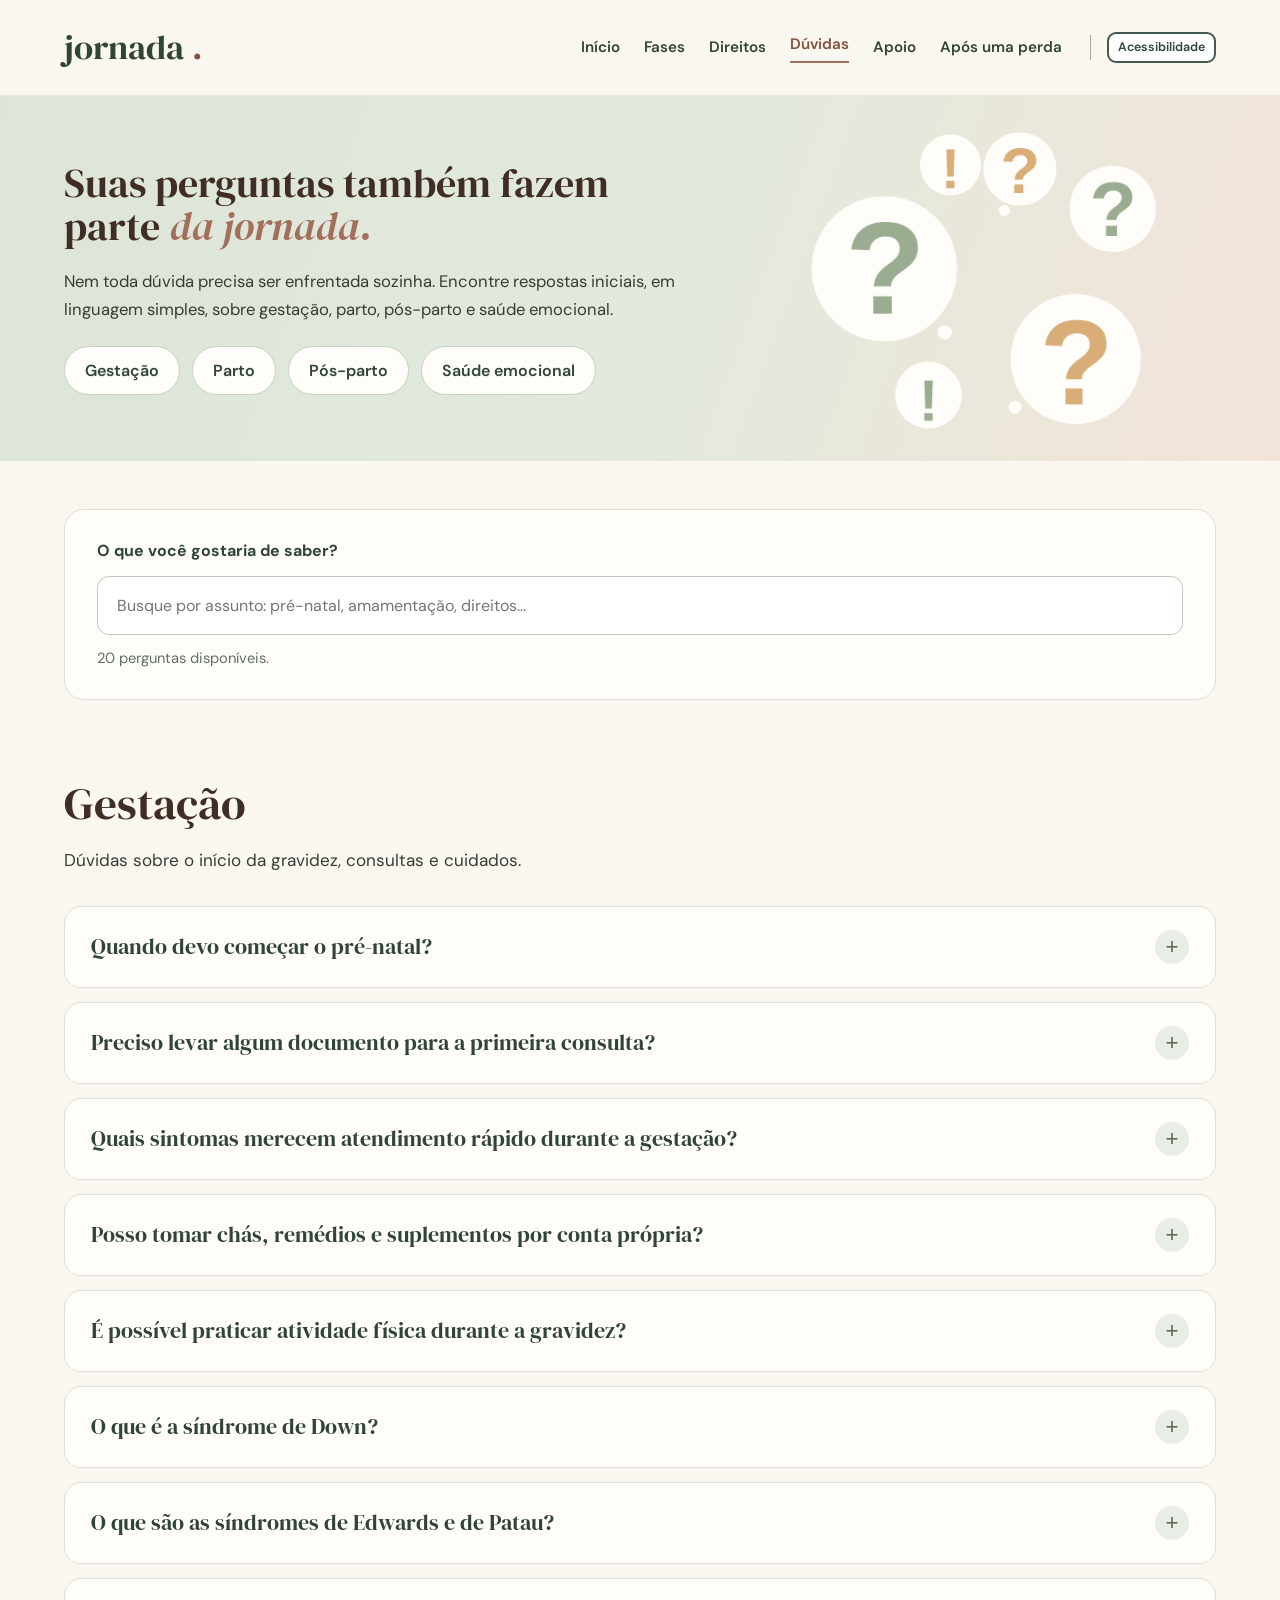
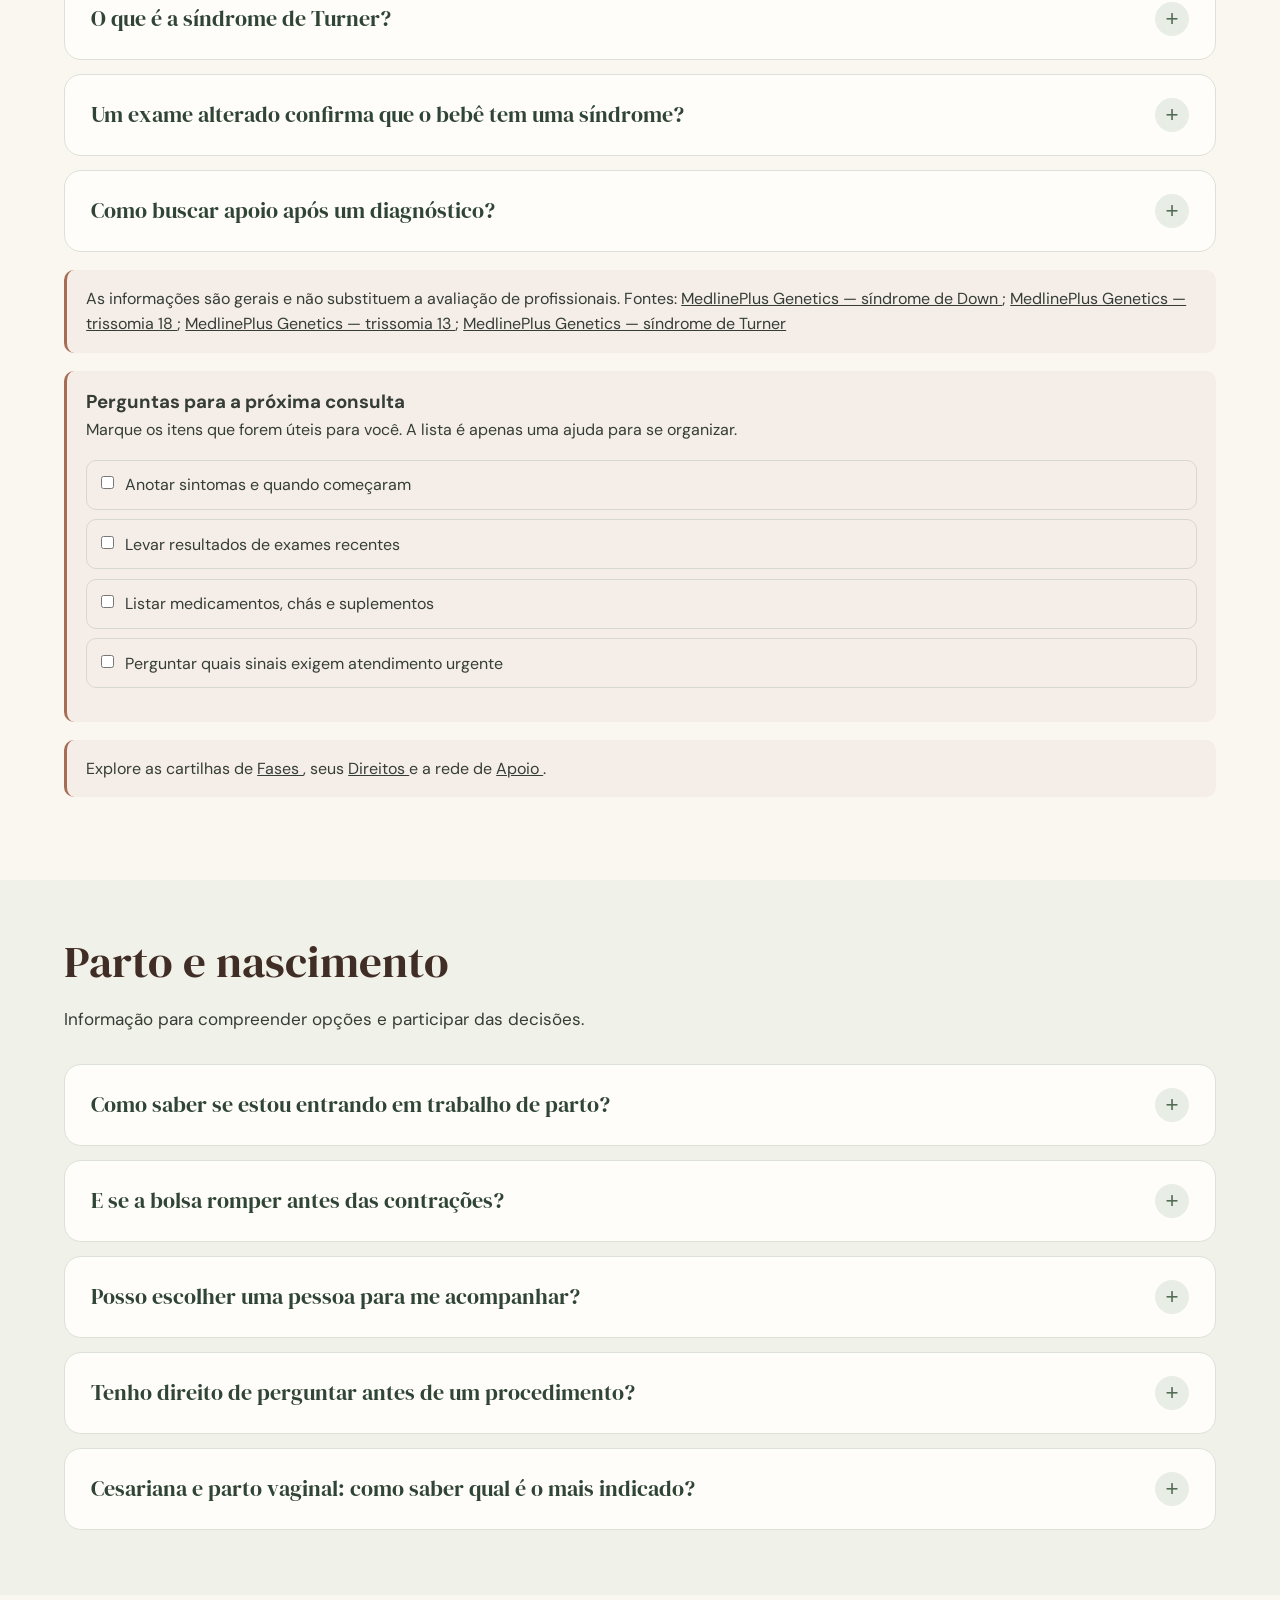
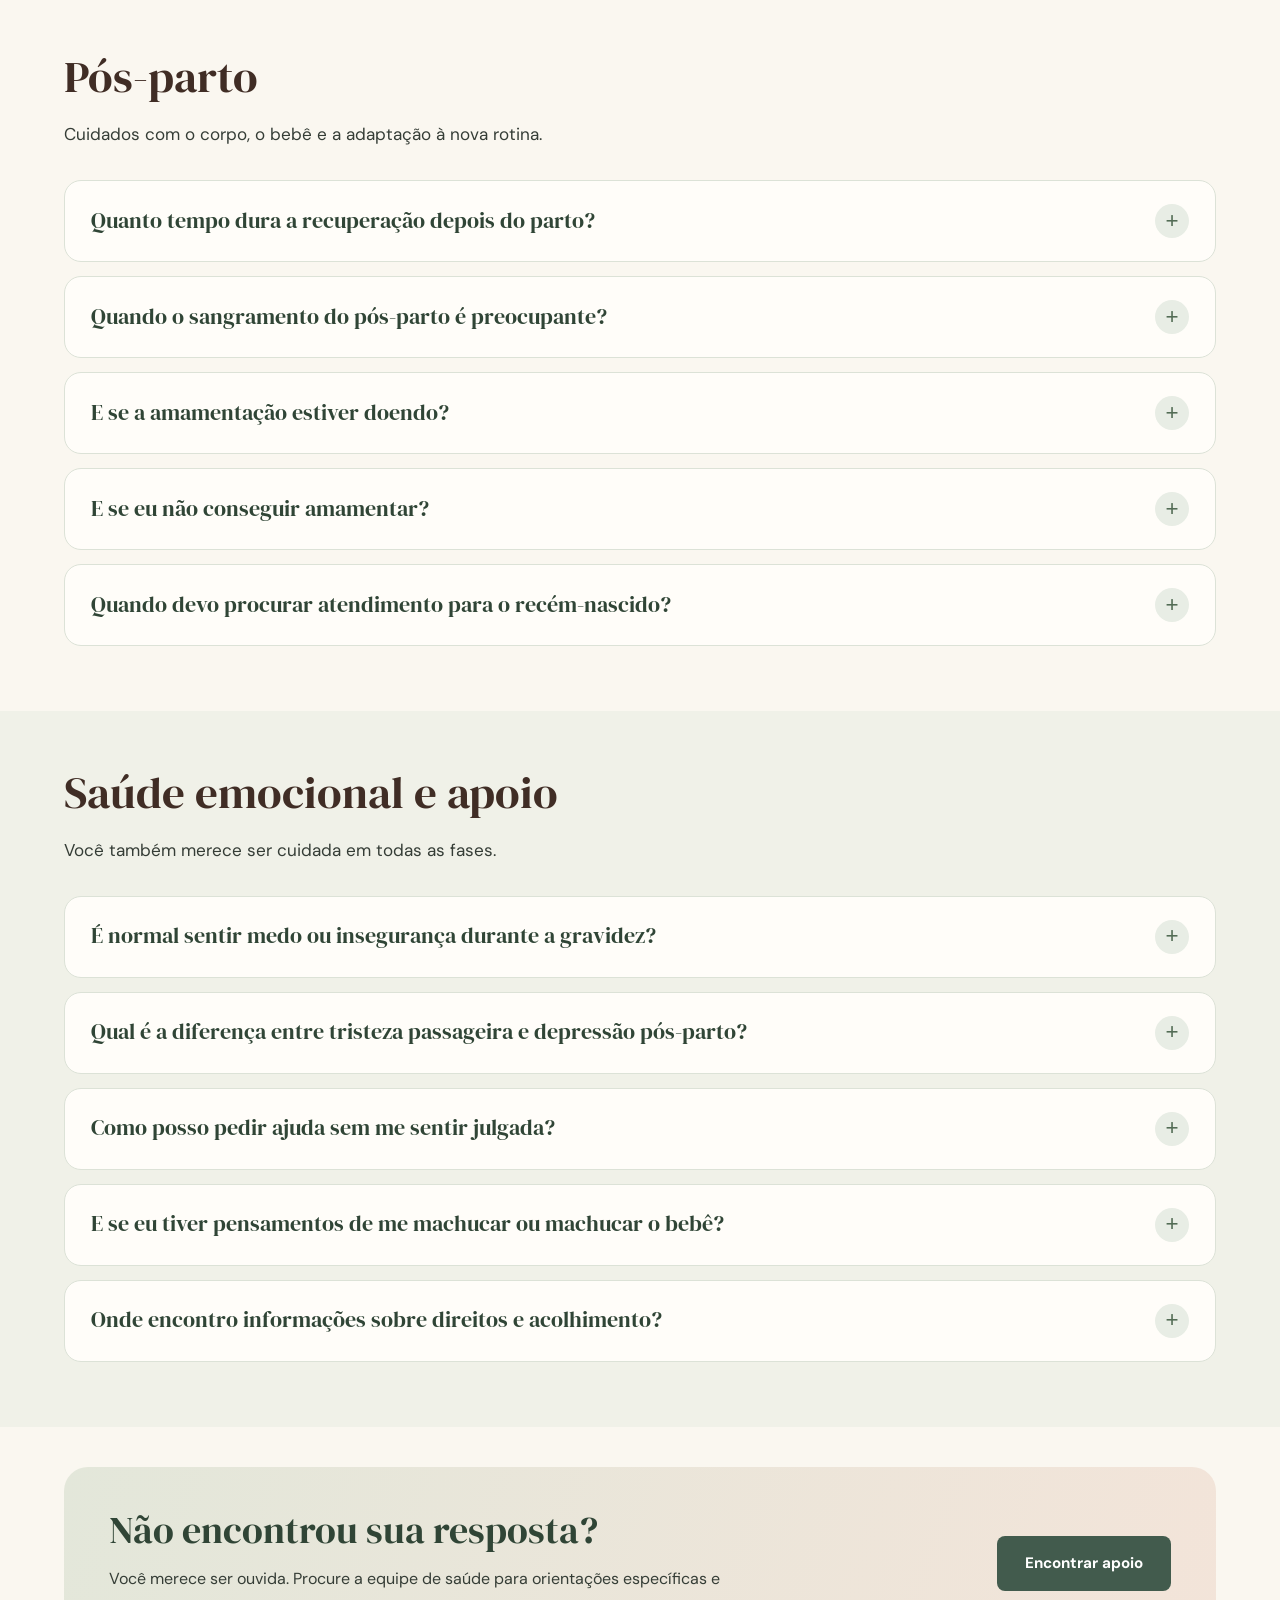
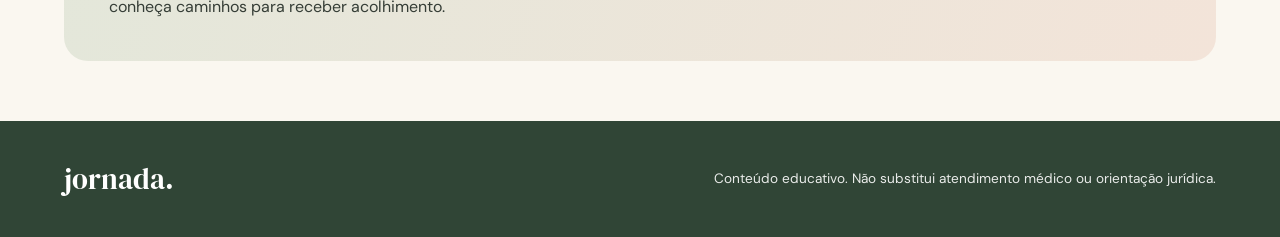
<file: duvidas.html>
<!DOCTYPE html>
<html lang="pt-BR">
 <head>
  <meta charset="utf-8"/>
  <meta content="width=device-width, initial-scale=1" name="viewport"/>
  <meta content="Dúvidas frequentes sobre gestação, parto, pós-parto e saúde emocional, com informação e acolhimento." name="description"/>
  <title>
   Dúvidas | Jornada
  </title>
  <link href="css/style.css" rel="stylesheet"/>
  <script defer="" src="js/main.js">
  </script>
  <style>
   .pagina-duvidas .pagina-apresentacao>.container {
  position: relative;
  z-index: 2;
}



.pagina-duvidas .pagina-apresentacao h1 em {
  color: var(--argila);
  font-weight: 400;
}



.pagina-duvidas .atalhos {
  display: flex;
  flex-wrap: wrap;
  gap: 12px;
}

.pagina-duvidas .atalhos a {
  display: inline-flex;
  align-items: center;
  justify-content: center;
  padding: 11px 20px;
  border: 1px solid #c7d0c4;
  border-radius: 30px;
  background: #fffdf9;
  color: var(--verde-escuro);
  font-weight: 600;
  text-decoration: none;
  transition: background .2s,color .2s;
}

.pagina-duvidas .atalhos a:hover {
  background: var(--verde);
  color: #fff;
}

.pagina-duvidas .faixa-busca {
  padding: 48px 0 22px;
}

.pagina-duvidas .busca-painel {
  padding: 28px 32px;
  background: #fffdf9;
  border: 1px solid #dce2d7;
  border-radius: 20px;
}

.pagina-duvidas .busca-painel label {
  display: block;
  font-weight: 700;
  color: var(--verde-escuro);
  margin-bottom: 12px;
}

.pagina-duvidas .busca-painel input {
  display: block;
  width: 100%;
  padding: 16px 19px;
  border: 1px solid #bfcbbd;
  border-radius: 12px;
  background: #fff;
  font: inherit;
  color: var(--texto);
}

.pagina-duvidas .busca-painel input:focus-visible {
  outline: 3px solid var(--argila);
  outline-offset: 3px;
}

.pagina-duvidas .busca-status {
  margin: 12px 0 0;
  color: #617064;
  font-size: .92rem;
}

.pagina-duvidas .secao-interna {
  padding: 55px 0 65px;
  scroll-margin-top: 24px;
}

.pagina-duvidas .secao-fundo {
  background: #f0f1e8;
}

.pagina-duvidas .titulo-secao {
  display: flex;
  align-items: center;
  gap: 22px;
  margin-bottom: 15px;
}

.pagina-duvidas .numero-secao {
  display: grid;
  place-items: center;
  flex: 0 0 68px;
  width: 68px;
  height: 68px;
  border-radius: 50%;
  background: var(--verde-claro);
  color: var(--verde);
  font: 400 1.8rem/1 "DM Serif Display",Georgia,serif;
}

.pagina-duvidas .titulo-secao h2 {
  font: 400 clamp(2rem,3.5vw,3rem)/1.2 "DM Serif Display",Georgia,serif;
  color: #402d25;
}

.pagina-duvidas .introducao-secao {
  max-width: 850px;
  margin: 0 0 30px;
  font-size: 1.07rem;
  line-height: 1.8;
}

.pagina-duvidas .lista-duvidas {
  display: grid;
  gap: 14px;
  max-width: none;
}

.pagina-duvidas .duvida {
  min-width: 0;
  overflow: hidden;
  border: 1px solid #dce2d7;
  border-radius: 17px;
  background: #fffdf9;
}

.pagina-duvidas .duvida[open] {
  border-color: #aabca7;
}

.pagina-duvidas .duvida summary {
  display: flex;
  align-items: center;
  justify-content: space-between;
  gap: 18px;
  cursor: pointer;
  list-style: none;
  padding: 23px 26px;
  color: var(--verde-escuro);
  font: 400 1.35rem/1.4 "DM Serif Display",Georgia,serif;
}

.pagina-duvidas .duvida summary::-webkit-details-marker {
  display: none;
}

.pagina-duvidas .duvida summary::after {
  content: "+";
  position: static;
  transform: none;
  display: grid;
  place-items: center;
  flex: 0 0 34px;
  width: 34px;
  height: 34px;
  border-radius: 50%;
  background: #e8ede5;
  color: #536c55;
  font: 400 1.4rem/1 Arial,sans-serif;
  transition: transform .2s;
}

.pagina-duvidas .duvida[open] summary::after {
  content: "+";
  transform: rotate(45deg);
}

.pagina-duvidas .duvida[open] summary {
  border-bottom: 1px solid #edf0e9;
}

.pagina-duvidas .duvida-resposta {
  padding: 22px 26px 26px;
  line-height: 1.8;
  color: #49544a;
}

.pagina-duvidas .duvida-resposta a {
  color: var(--verde);
  font-weight: 700;
}

.pagina-duvidas .sem-resultados {
  display: none;
  padding: 25px 0 45px;
  color: var(--verde-escuro);
}

.pagina-duvidas .faixa-acolhimento {
  padding: 40px 0 60px;
}

.pagina-duvidas .faixa-conteudo {
  display: flex;
  align-items: center;
  justify-content: space-between;
  gap: 30px;
  padding: 40px 45px;
  border-radius: 24px;
  background: linear-gradient(110deg,#e3e7da,#f3e4d9);
}

.pagina-duvidas .faixa-conteudo h2 {
  font: 400 clamp(1.8rem,3vw,2.5rem)/1.2 "DM Serif Display",Georgia,serif;
  color: var(--verde-escuro);
  margin-bottom: 12px;
}

.pagina-duvidas .faixa-conteudo p {
  max-width: 630px;
  line-height: 1.75;
}

.pagina-duvidas .faixa-conteudo .botao {
  flex-shrink: 0;
}

.pagina-duvidas .pagina-apresentacao > .container {
  padding-right: min(43%, 510px);
}

.pagina-duvidas .pagina-apresentacao .ilustracao-duvidas {
  position: absolute;
  top: 50%;
  right: max(3%, calc((100vw - 1200px) / 2));
  z-index: 1;
  width: min(43vw, 520px);
  height: auto;
  max-height: 92%;
  object-fit: contain;
  transform: translateY(-50%);
  pointer-events: auto;
}

@media (max-width: 900px) {
  .pagina-duvidas .pagina-apresentacao > .container {
    padding-right: 35%;
  }

  .pagina-duvidas .pagina-apresentacao .ilustracao-duvidas {
    width: 37%;
    right: 1%;
  }
}

@media (max-width: 700px) {
  

  .pagina-duvidas .pagina-apresentacao > .container {
    padding-right: 0;
  }

  .pagina-duvidas .pagina-apresentacao .ilustracao-duvidas {
    position: relative;
    top: auto;
    right: auto;
    display: block;
    width: min(78%, 340px);
    max-height: 260px;
    margin: 0 auto 16px;
    transform: none;
  }

  .pagina-duvidas .faixa-conteudo {
    flex-direction: column;
    align-items: flex-start;
    padding: 28px;
  }

  .pagina-duvidas .duvida summary {
    padding: 18px;
    font-size: 1.2rem;
  }
}

@media (prefers-reduced-motion: reduce) {
  .pagina-duvidas .duvida summary::after,
  .pagina-duvidas .atalhos a {
    transition: none;
  }
}

/* Entrada compacta aprovada para duvidas. */

.pagina-duvidas .pagina-apresentacao .ilustracao-duvidas { max-height: 100%; }
@media (max-width: 700px) {
  
}

/* Ajuste visual aprovado: cabeçalho interno mais compacto e verde suave mais presente. */

@media (max-width: 700px) {
  
}
  </style>
 </head>
 <body class="pagina-duvidas">
  <a class="pular-conteudo" href="#conteudo">
   Pular para o conteúdo
  </a>
  <header class="topo">
   <div class="container cabecalho">
    <a class="logo" href="index.html">
     jornada
     <span>
      .
     </span>
    </a>
    <nav aria-label="Navegação principal" class="menu">
     <a href="index.html">
      Início
     </a>
     <a href="fases.html">
      Fases
     </a>
     <a href="direitos.html">
      Direitos
     </a>
     <a aria-current="page" href="duvidas.html">
      Dúvidas
     </a>
     <a href="apoio.html">
      Apoio
     </a>
     <a href="perda.html">
      Após uma perda
     </a>
    </nav>
    <button aria-controls="painel-acessibilidade" aria-expanded="false" class="botao-acessibilidade" type="button">
     Acessibilidade
    </button>
   </div>
  </header>

  <section aria-label="Preferências de acessibilidade" class="painel-acessibilidade" hidden="" id="painel-acessibilidade">
   <div class="container painel-acessibilidade-conteudo">
    <strong>
     Preferências de acessibilidade
    </strong>
    <div class="painel-acessibilidade-opcoes">
     <button data-tamanho="normal" type="button">
      Texto normal
     </button>
     <button data-tamanho="maior" type="button">
      Texto maior
     </button>
     <button data-tamanho="extra" type="button">
      Texto extra
     </button>
     <button aria-pressed="false" id="alternar-contraste" type="button">
      Alto contraste
     </button>
    </div>
   </div>
  </section>

  <main id="conteudo">
   <section class="pagina-apresentacao">
    <img alt="Pontos de interrogação e exclamação em verde-sálvia e bege" class="ilustracao-duvidas" height="780" loading="eager" src="assets/duvidas-simbolos.png" data-descricao="Ilustração de pontos de interrogação e exclamação em tons suaves." tabindex="0" width="900"/>
    <div class="container">
     <h1>
      Suas perguntas também fazem parte
      <em>
       da jornada.
      </em>
     </h1>
     <p class="descricao">
      Nem toda dúvida precisa ser enfrentada sozinha. Encontre respostas iniciais, em linguagem
simples, sobre gestação, parto, pós-parto e saúde emocional.
     </p>
     <nav aria-label="Ir para temas de dúvidas" class="atalhos">
      <a href="#gestacao">
       Gestação
      </a>
      <a href="#parto">
       Parto
      </a>
      <a href="#pos-parto">
       Pós-parto
      </a>
      <a href="#emocional">
       Saúde emocional
      </a>
     </nav>
    </div>
   </section>

   <section class="faixa-busca">
    <div class="container">
     <div class="busca-painel">
      <label for="buscar-duvidas">
       O que você gostaria de saber?
      </label>
      <input aria-describedby="status-busca" autocomplete="off" id="buscar-duvidas" placeholder="Busque por assunto: pré-natal, amamentação, direitos..." type="search"/>
      <p aria-live="polite" class="busca-status" id="status-busca" role="status">
       20 perguntas disponíveis.
      </p>
     </div>
    </div>
   </section>

   <section class="secao-interna" id="gestacao">
    <div class="container">
     <div class="titulo-secao">
      <h2>
       Gestação
      </h2>
     </div>
     <p class="introducao-secao">
      Dúvidas sobre o início da gravidez, consultas e cuidados.
     </p>
     <div class="lista-duvidas">
      <details class="duvida" data-pergunta="">
       <summary>
        Quando devo começar o pré-natal?
       </summary>
       <div class="duvida-resposta">
        <p>
         Assim que souber ou suspeitar da gravidez, procure uma Unidade Básica de Saúde (UBS) ou o
serviço de saúde de sua preferência. O acompanhamento desde o início ajuda a organizar
consultas, exames e orientações.
        </p>
        <h3>
         Para entender melhor
        </h3>
        <p>
         O ideal é iniciar assim que houver suspeita ou confirmação, preferencialmente até a 12ª semana.
Mesmo após esse período, procure atendimento: começar mais tarde é melhor do que ficar sem
acompanhamento.
        </p>
       </div>
      </details>

      <details class="duvida" data-pergunta="">
       <summary>
        Preciso levar algum documento para a primeira consulta?
       </summary>
       <div class="duvida-resposta">
        <p>
         Leve um documento de identificação, o cartão do SUS, se tiver, exames anteriores e uma lista de
medicamentos em uso. Se faltar algum desses itens, não deixe de procurar atendimento.
        </p>
        <h3>
         Para entender melhor
        </h3>
        <p>
         Leve identificação, cartão do SUS se tiver, exames anteriores e lista de medicamentos. Se não
tiver todos os documentos, procure a UBS mesmo assim e peça orientação.
        </p>
       </div>
      </details>

      <details class="duvida" data-pergunta="">
       <summary>
        Quais sintomas merecem atendimento rápido durante a gestação?
       </summary>
       <div class="duvida-resposta">
        <p>
         Sangramento vaginal, perda de líquido, dor abdominal intensa, dor de cabeça forte com alterações
na visão, falta de ar importante e redução dos movimentos do bebê, quando já percebidos
regularmente, precisam de avaliação rápida.
        </p>
        <h3>
         Para entender melhor
        </h3>
        <p>
         Sangramento, dor abdominal forte, falta de ar, dor no peito, desmaio, dor de cabeça intensa com
alterações visuais ou diminuição importante dos movimentos fetais precisam de avaliação rápida.
        </p>
       </div>
      </details>

      <details class="duvida" data-pergunta="">
       <summary>
        Posso tomar chás, remédios e suplementos por conta própria?
       </summary>
       <div class="duvida-resposta">
        <p>
         Nem todos os medicamentos e produtos naturais são seguros na gravidez. Converse com a equipe de
saúde antes de iniciar, interromper ou modificar qualquer tratamento.
        </p>
        <h3>
         Para entender melhor
        </h3>
        <p>
         Nem todo chá ou produto natural é seguro na gestação. Leve à consulta os nomes e as doses de
remédios, suplementos e ervas que utiliza. Não interrompa tratamento prescrito sem orientação.
        </p>
       </div>
      </details>

      <details class="duvida" data-pergunta="">
       <summary>
        É possível praticar atividade física durante a gravidez?
       </summary>
       <div class="duvida-resposta">
        <p>
         Em muitas gestações, sim. A atividade mais adequada depende da sua saúde e de possíveis
contraindicações. Peça orientações individualizadas durante o pré-natal.
        </p>
        <h3>
         Para entender melhor
        </h3>
        <p>
         Em gestações sem contraindicação, caminhadas e atividades leves a moderadas costumam trazer
benefícios. Comece aos poucos e interrompa se houver dor, sangramento, tontura ou falta de ar
importante.
        </p>
       </div>
      </details>

      <details class="duvida" data-pergunta="">
       <summary>
        O que é a síndrome de Down?
       </summary>
       <div class="duvida-resposta">
        <p>
         A síndrome de Down, também chamada trissomia 21, acontece quando há uma cópia extra total
         ou parcial do cromossomo 21. Pode estar associada a características físicas, diferenças no
         desenvolvimento e maior frequência de algumas condições de saúde, como alterações
         cardíacas. Cada criança é única: suas habilidades e necessidades variam. Acompanhamento de
         saúde e estímulos adequados ajudam no desenvolvimento.
        </p>
        <p>
         O resultado de um rastreamento não é um diagnóstico. Converse com a equipe sobre a
         necessidade de confirmação e sobre acompanhamento pediátrico e multiprofissional, caso a
         condição seja confirmada.
        </p>
       </div>
      </details>

      <details class="duvida" data-pergunta="">
       <summary>
        O que são as síndromes de Edwards e de Patau?
       </summary>
       <div class="duvida-resposta">
        <p>
         A síndrome de Edwards (trissomia 18) e a síndrome de Patau (trissomia 13) são condições
         cromossômicas associadas a alterações de desenvolvimento e problemas de saúde que podem
         ser graves. O quadro e as necessidades variam entre os bebês. A família deve receber
         informações claras, avaliação especializada e acolhimento para decidir sobre os cuidados.
        </p>
       </div>
      </details>

      <details class="duvida" data-pergunta="">
       <summary>
        O que é a síndrome de Turner?
       </summary>
       <div class="duvida-resposta">
        <p>
         A síndrome de Turner ocorre quando um dos cromossomos X está ausente ou alterado,
         totalmente ou em parte, em algumas ou todas as células. Pode afetar crescimento, puberdade
         e saúde cardíaca, entre outros aspectos. A apresentação varia e o acompanhamento é
         individualizado.
        </p>
       </div>
      </details>

      <details class="duvida" data-pergunta="">
       <summary>
        Um exame alterado confirma que o bebê tem uma síndrome?
       </summary>
       <div class="duvida-resposta">
        <p>
         Não necessariamente. Ultrassonografias e exames de rastreamento, como o NIPT, estimam
         chances e não confirmam sozinhos um diagnóstico. A equipe do pré-natal pode explicar
         quando exames diagnósticos, como amniocentese ou biópsia de vilo corial, são indicados,
         incluindo benefícios, limitações e riscos.
        </p>
        <p>
         <a href="fases.html#gestacao">
          Saiba mais na cartilha de Gestação.
         </a>
        </p>
       </div>
      </details>

      <details class="duvida" data-pergunta="">
       <summary>
        Como buscar apoio após um diagnóstico?
       </summary>
       <div class="duvida-resposta">
        <p>
         Você pode pedir uma explicação acessível à equipe de saúde, solicitar encaminhamento para
         aconselhamento genético e discutir o acompanhamento na UBS e em serviços especializados. A
         criança continua sendo uma pessoa singular, com vínculos, afetos e direitos. É válido
         reconhecer também as dificuldades e buscar apoio para a família. Veja a página Apoio.
        </p>
        <p>
         <a href="apoio.html">
          Conheça a rede de apoio.
         </a>
        </p>
       </div>
      </details>
     </div>
     <p class="bloco-dica">
      As informações são gerais e não substituem a avaliação de profissionais. Fontes:
      <a href="https://medlineplus.gov/genetics/condition/down-syndrome/" rel="noopener noreferrer" target="_blank">
       MedlinePlus Genetics — síndrome de Down
      </a>
      ;
      <a href="https://medlineplus.gov/genetics/condition/trisomy-18/" rel="noopener noreferrer" target="_blank">
       MedlinePlus Genetics — trissomia 18
      </a>
      ;
      <a href="https://medlineplus.gov/genetics/condition/trisomy-13/" rel="noopener noreferrer" target="_blank">
       MedlinePlus Genetics — trissomia 13
      </a>
      ;
      <a href="https://medlineplus.gov/genetics/condition/turner-syndrome/" rel="noopener noreferrer" target="_blank">
       MedlinePlus Genetics — síndrome de Turner
      </a>
     </p>
     <div class="bloco-dica">
      <h3>
       Perguntas para a próxima consulta
      </h3>
      <p>
       Marque os itens que forem úteis para você. A lista é apenas uma ajuda para se organizar.
      </p>
      <div aria-label="Perguntas para a próxima consulta" class="checklist-jornada">
       <label>
        <input type="checkbox"/>
        <span>
         Anotar sintomas e quando começaram
        </span>
       </label>
       <label>
        <input type="checkbox"/>
        <span>
         Levar resultados de exames recentes
        </span>
       </label>
       <label>
        <input type="checkbox"/>
        <span>
         Listar medicamentos, chás e suplementos
        </span>
       </label>
       <label>
        <input type="checkbox"/>
        <span>
         Perguntar quais sinais exigem atendimento urgente
        </span>
       </label>
      </div>
     </div>
     <p class="bloco-dica">
      Explore as cartilhas de
      <a href="fases.html">
       Fases
      </a>
      , seus
      <a href="direitos.html">
       Direitos
      </a>
      e a rede de
      <a href="apoio.html">
       Apoio
      </a>
      .
     </p>
    </div>
   </section>

   <section class="secao-interna secao-fundo" id="parto">
    <div class="container">
     <div class="titulo-secao">
      <h2>
       Parto e nascimento
      </h2>
     </div>
     <p class="introducao-secao">
      Informação para compreender opções e participar das decisões.
     </p>
     <div class="lista-duvidas">
      <details class="duvida" data-pergunta="">
       <summary>
        Como saber se estou entrando em trabalho de parto?
       </summary>
       <div class="duvida-resposta">
        <p>
         Contrações que ficam regulares, mais próximas e intensas podem indicar trabalho de parto. O
momento de ir à maternidade depende da sua situação e das orientações recebidas no pré-natal.
        </p>
        <h3>
         Para entender melhor
        </h3>
        <p>
         Contrações que ficam mais regulares, próximas e intensas podem indicar evolução do trabalho de
parto. Combine com a maternidade quando procurar atendimento, especialmente se mora longe ou tem
gestação de risco.
        </p>
       </div>
      </details>

      <details class="duvida" data-pergunta="">
       <summary>
        E se a bolsa romper antes das contrações?
       </summary>
       <div class="duvida-resposta">
        <p>
         Entre em contato com a maternidade ou o serviço que acompanha você para receber orientação sem
esperar necessariamente o início das contrações.
        </p>
        <h3>
         Para entender melhor
        </h3>
        <p>
         Entre em contato com a maternidade e siga a orientação de avaliação, mesmo sem contrações.
Observe a hora e a cor do líquido, mas não atrase a ida para tentar descobrir sozinho o que
aconteceu.
        </p>
       </div>
      </details>

      <details class="duvida" data-pergunta="">
       <summary>
        Posso escolher uma pessoa para me acompanhar?
       </summary>
       <div class="duvida-resposta">
        <p>
         No Brasil, existem garantias legais sobre a presença de acompanhante durante o atendimento ao
parto. Veja a página Direitos para conhecer as regras aplicáveis e como buscar orientação.
        </p>
        <h3>
         Para entender melhor
        </h3>
        <p>
         A pessoa acompanhante pode ser alguém de sua confiança. Consulte a página Direitos para entender
as garantias e orientações sobre o serviço de parto.
        </p>
       </div>
      </details>

      <details class="duvida" data-pergunta="">
       <summary>
        Tenho direito de perguntar antes de um procedimento?
       </summary>
       <div class="duvida-resposta">
        <p>
         Sim. Você pode pedir explicações compreensíveis sobre o motivo da intervenção, seus benefícios,
riscos e alternativas. Em situações de emergência, o tempo para decisão pode ser limitado.
        </p>
        <h3>
         Para entender melhor
        </h3>
        <p>
         Sim. Pergunte qual é o objetivo, os benefícios, os riscos e as alternativas. Em emergências,
algumas decisões precisam ser rápidas, mas a equipe deve se comunicar com respeito.
        </p>
       </div>
      </details>

      <details class="duvida" data-pergunta="">
       <summary>
        Cesariana e parto vaginal: como saber qual é o mais indicado?
       </summary>
       <div class="duvida-resposta">
        <p>
         A indicação depende da avaliação clínica da gestante e do bebê. Converse com a equipe sobre
riscos, benefícios e alternativas adequadas ao seu caso.
        </p>
        <h3>
         Para entender melhor
        </h3>
        <p>
         Ambas as vias de parto têm benefícios e riscos. A indicação depende do histórico, das condições
clínicas, do bebê e das preferências informadas. Veja a comparação completa em Fases.
        </p>
       </div>
      </details>
     </div>
    </div>
   </section>

   <section class="secao-interna" id="pos-parto">
    <div class="container">
     <div class="titulo-secao">
      <h2>
       Pós-parto
      </h2>
     </div>
     <p class="introducao-secao">
      Cuidados com o corpo, o bebê e a adaptação à nova rotina.
     </p>
     <div class="lista-duvidas">
      <details class="duvida" data-pergunta="">
       <summary>
        Quanto tempo dura a recuperação depois do parto?
       </summary>
       <div class="duvida-resposta">
        <p>
         A recuperação varia conforme o tipo de parto, as condições de saúde e as necessidades de cada
pessoa. O acompanhamento após a alta é importante para avaliar cicatrização, sangramento, dor e
bem-estar.
        </p>
        <h3>
         Para entender melhor
        </h3>
        <p>
         A recuperação varia conforme a via de parto, presença de pontos, sono e outras condições. Dor
intensa, febre ou piora progressiva merecem avaliação.
        </p>
       </div>
      </details>

      <details class="duvida" data-pergunta="">
       <summary>
        Quando o sangramento do pós-parto é preocupante?
       </summary>
       <div class="duvida-resposta">
        <p>
         Sangramento muito intenso, desmaio, febre, dor forte, falta de ar ou dor no peito exigem
avaliação rápida. Não espere pela próxima consulta se surgirem sinais de alerta.
        </p>
        <h3>
         Para entender melhor
        </h3>
        <p>
         O sangramento costuma diminuir gradualmente. Se encharcar um absorvente grande em uma hora,
tiver tontura, febre, odor forte ou coágulos grandes, procure atendimento.
        </p>
       </div>
      </details>

      <details class="duvida" data-pergunta="">
       <summary>
        E se a amamentação estiver doendo?
       </summary>
       <div class="duvida-resposta">
        <p>
         Dor persistente, feridas ou dificuldades na pega merecem avaliação. Peça que um profissional
observe uma mamada e ajude a encontrar uma posição confortável e segura.
        </p>
        <h3>
         Para entender melhor
        </h3>
        <p>
         Verifique a pega e a posição com a equipe. Fissuras e dor persistente não precisam ser
suportadas. Evite pomadas e receitas caseiras sem verificar se são seguras para o bebê.
        </p>
        <p>
         Dificuldades para amamentar merecem avaliação da pega, da posição e do crescimento do bebê.
         A UBS e os bancos de leite humano podem orientar sem julgamentos.
        </p>
       </div>
      </details>

      <details class="duvida" data-pergunta="">
       <summary>
        E se eu não conseguir amamentar?
       </summary>
       <div class="duvida-resposta">
        <p>
         Você merece apoio sem julgamentos e orientação individualizada sobre alternativas seguras para
alimentar o bebê. A equipe de saúde pode ajudar a planejar os cuidados.
        </p>
        <h3>
         Para entender melhor
        </h3>
        <p>
         Peça orientação sobre alimentação segura e acompanhamento do peso. Algumas famílias precisam de
fórmula infantil; a escolha e o preparo devem ser orientados conforme a idade do bebê.
        </p>
        <p>
         Dificuldades para amamentar merecem avaliação da pega, da posição e do crescimento do bebê.
         A UBS e os bancos de leite humano podem orientar sem julgamentos.
        </p>
       </div>
      </details>

      <details class="duvida" data-pergunta="">
       <summary>
        Quando devo procurar atendimento para o recém-nascido?
       </summary>
       <div class="duvida-resposta">
        <p>
         Febre, dificuldade para respirar, coloração azulada, sonolência excessiva ou dificuldade
importante para se alimentar exigem atendimento urgente.
        </p>
        <h3>
         Para entender melhor
        </h3>
        <p>
         Febre em bebê muito pequeno, dificuldade para respirar, recusa persistente de alimentação,
coloração azulada ou sonolência fora do habitual exigem avaliação rápida.
        </p>
       </div>
      </details>
     </div>
    </div>
   </section>

   <section class="secao-interna secao-fundo" id="emocional">
    <div class="container">
     <div class="titulo-secao">
      <h2>
       Saúde emocional e apoio
      </h2>
     </div>
     <p class="introducao-secao">
      Você também merece ser cuidada em todas as fases.
     </p>
     <div class="lista-duvidas">
      <details class="duvida" data-pergunta="">
       <summary>
        É normal sentir medo ou insegurança durante a gravidez?
       </summary>
       <div class="duvida-resposta">
        <p>
         Medos e dúvidas podem surgir em diferentes momentos. Compartilhar o que sente com pessoas de
confiança e com a equipe de saúde pode ajudar. Se o sofrimento for intenso ou persistente,
busque avaliação.
        </p>
        <h3>
         Para entender melhor
        </h3>
        <p>
         Sentimentos variados são comuns, mas preocupações intensas ou persistentes merecem escuta. Você
pode falar sobre isso durante o pré-natal, mesmo que pareça difícil explicar.
        </p>
       </div>
      </details>

      <details class="duvida" data-pergunta="">
       <summary>
        Qual é a diferença entre tristeza passageira e depressão pós-parto?
       </summary>
       <div class="duvida-resposta">
        <p>
         Mudanças de humor podem ocorrer nos primeiros dias após o parto. Tristeza intensa ou
persistente, perda de interesse, desesperança ou dificuldade importante para realizar atividades
merecem avaliação profissional.
        </p>
        <h3>
         Para entender melhor
        </h3>
        <p>
         O baby blues costuma surgir nos primeiros dias e melhorar em até duas semanas. Tristeza intensa,
perda de interesse ou dificuldade para funcionar podem indicar depressão pós-parto e precisam de
avaliação.
        </p>
       </div>
      </details>

      <details class="duvida" data-pergunta="">
       <summary>
        Como posso pedir ajuda sem me sentir julgada?
       </summary>
       <div class="duvida-resposta">
        <p>
         Você pode começar com um pedido concreto: “Preciso que alguém fique comigo”, “Você pode preparar
uma refeição?” ou “Pode me acompanhar à consulta?”. A UBS também pode orientar sobre serviços de
apoio.
        </p>
        <h3>
         Para entender melhor
        </h3>
        <p>
         Tente nomear uma necessidade concreta: acompanhar uma consulta, preparar uma refeição ou ficar
com o bebê enquanto você descansa. A UBS também pode orientar sobre serviços de apoio.
        </p>
       </div>
      </details>

      <details class="duvida" data-pergunta="">
       <summary>
        E se eu tiver pensamentos de me machucar ou machucar o bebê?
       </summary>
       <div class="duvida-resposta">
        <p>
         Procure ajuda imediatamente e não fique sozinha. Peça a alguém de confiança que acompanhe você a
um serviço de urgência. No Brasil, em emergência, ligue 192.
        </p>
        <h3>
         Para entender melhor
        </h3>
        <p>
         Procure atendimento de urgência imediatamente e não permaneça sozinha com esse sofrimento. No
Brasil, o SAMU atende pelo 192; o CVV, pelo 188, oferece apoio emocional, mas não substitui
emergência.
        </p>
       </div>
      </details>

      <details class="duvida" data-pergunta="">
       <summary>
        Onde encontro informações sobre direitos e acolhimento?
       </summary>
       <div class="duvida-resposta">
        <p>
         Consulte as páginas Direitos e Apoio do Jornada. Você também pode procurar a UBS, a maternidade
ou os serviços públicos de proteção e assistência da sua região.
        </p>
        <h3>
         Para entender melhor
        </h3>
        <p>
         As páginas Direitos e Apoio reúnem orientações específicas. Para questões clínicas, a equipe de
saúde que acompanha sua situação é a referência mais adequada.
        </p>
       </div>
      </details>
     </div>
    </div>
   </section>

   <section class="faixa-acolhimento">
    <div class="container">
     <div class="faixa-conteudo">
      <div>
       <h2>
        Não encontrou sua resposta?
       </h2>
       <p>
        Você merece ser ouvida. Procure a equipe de saúde para orientações específicas e conheça
caminhos para receber acolhimento.
       </p>
      </div>
      <a class="botao botao-primario" href="apoio.html">
       Encontrar apoio
      </a>
     </div>
    </div>
   </section>
  </main>

  <footer class="rodape">
   <div class="container">
    <p class="rodape-logo">
     jornada.
    </p>
    <p>
     Conteúdo educativo. Não substitui atendimento médico ou orientação jurídica.
    </p>
   </div>
  </footer>
  <button aria-label="Voltar ao topo da página" class="voltar-topo" id="voltar-topo" title="Voltar ao topo" type="button">
   <svg aria-hidden="true" fill="none" height="22" stroke="currentColor" stroke-linecap="round" stroke-linejoin="round" stroke-width="2" viewbox="0 0 24 24" width="22">
    <path d="M12 19V5">
    </path>
    <path d="m5 12 7-7 7 7">
    </path>
   </svg>
  </button>
  <script>
   (function(){
 const campo=document.getElementById('buscar-duvidas');
 const status=document.getElementById('status-busca');
 const itens=[...document.querySelectorAll('[data-pergunta]')];
 const secoes=[...document.querySelectorAll('.secao-interna')];
 const normalizar=s=>(s||'').normalize('NFD').replace(/[\u0300-\u036f]/g,'').toLowerCase().trim();
 campo.addEventListener('input',()=>{
  const termo=normalizar(campo.value);let total=0;
  itens.forEach(item=>{const
  aparece=normalizar(item.textContent).includes(termo);item.hidden=!aparece;item.style.display=aparece?'':'none';if(aparece)total++});
  secoes.forEach(secao=>{const
  visiveis=[...secao.querySelectorAll('[data-pergunta]')].some(item=>!item.hidden);secao.hidden=!visiveis;secao.style.display=visiveis?'':'none'});
  status.textContent=termo?(total===1?'1 pergunta encontrada.':total+' perguntas
  encontradas.'):(itens.length+' perguntas disponíveis.');
 });
})();
  </script>
 </body>
</html>
</file>
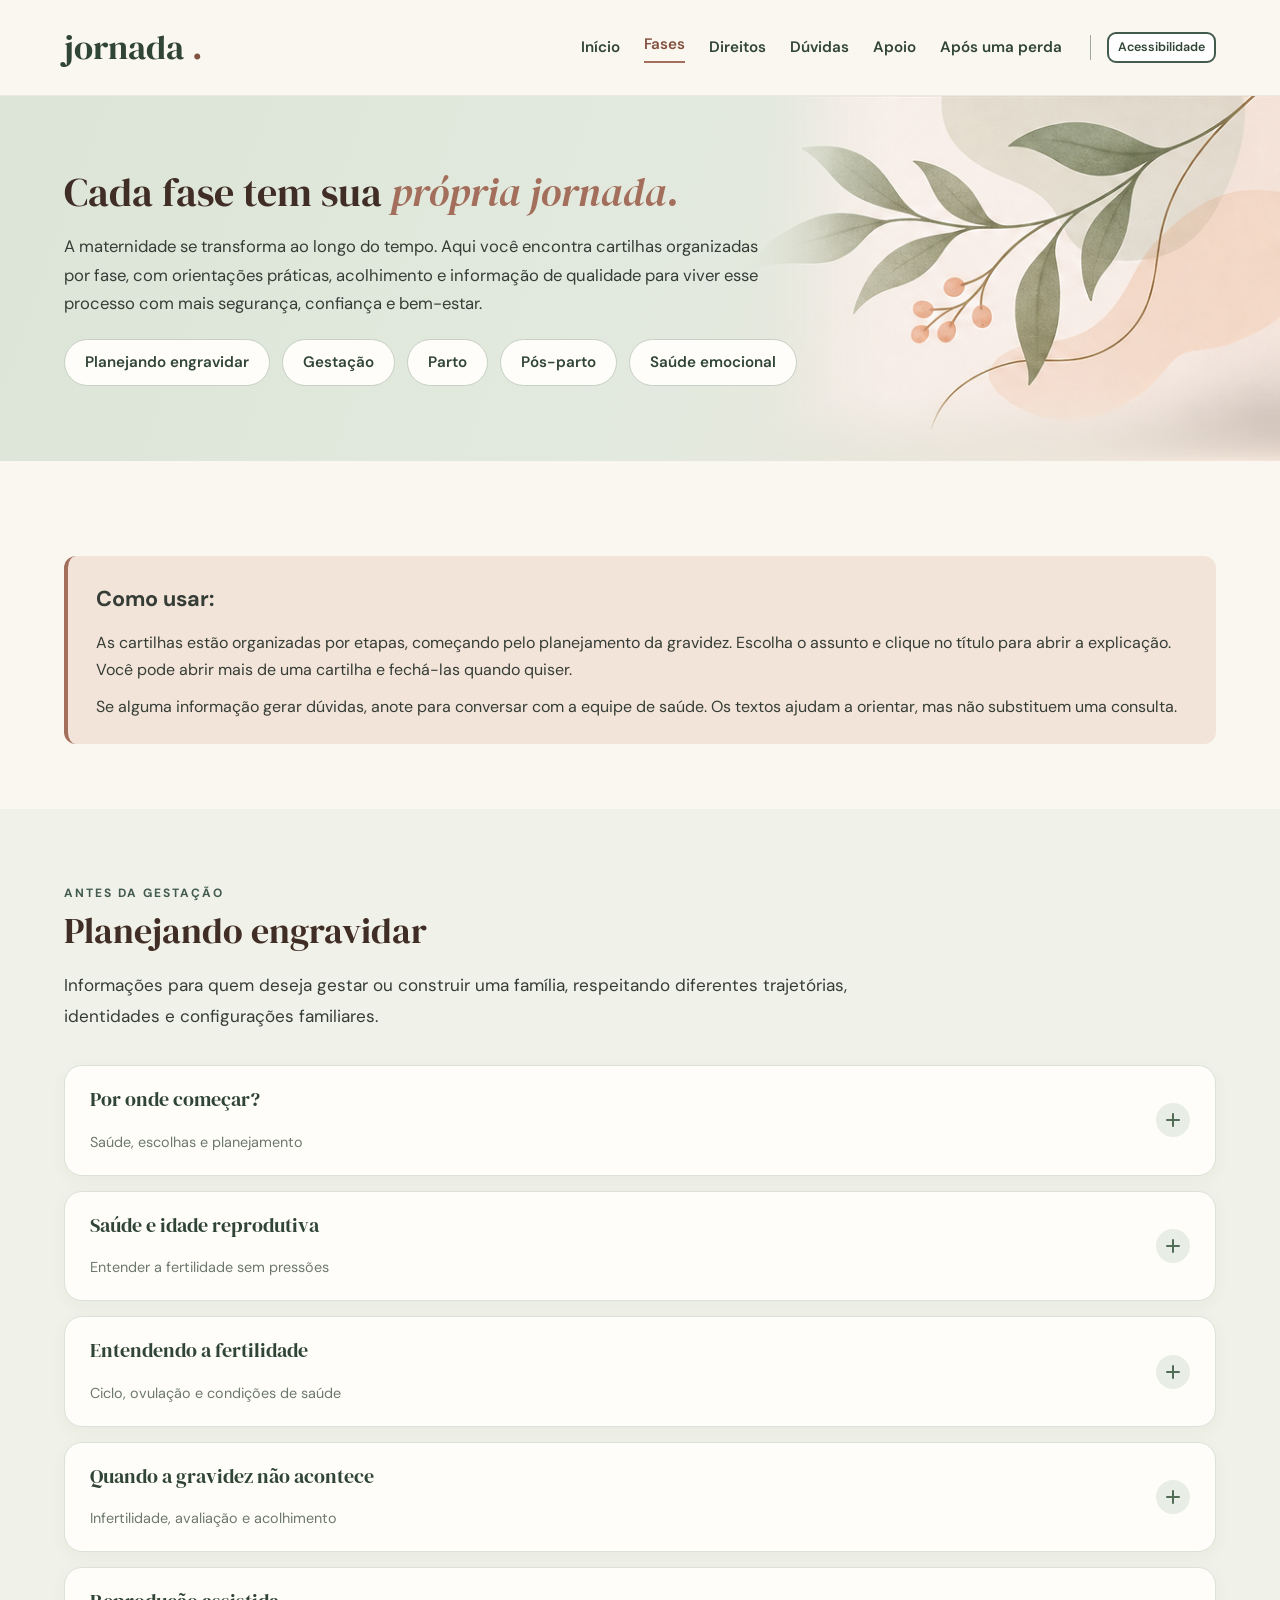
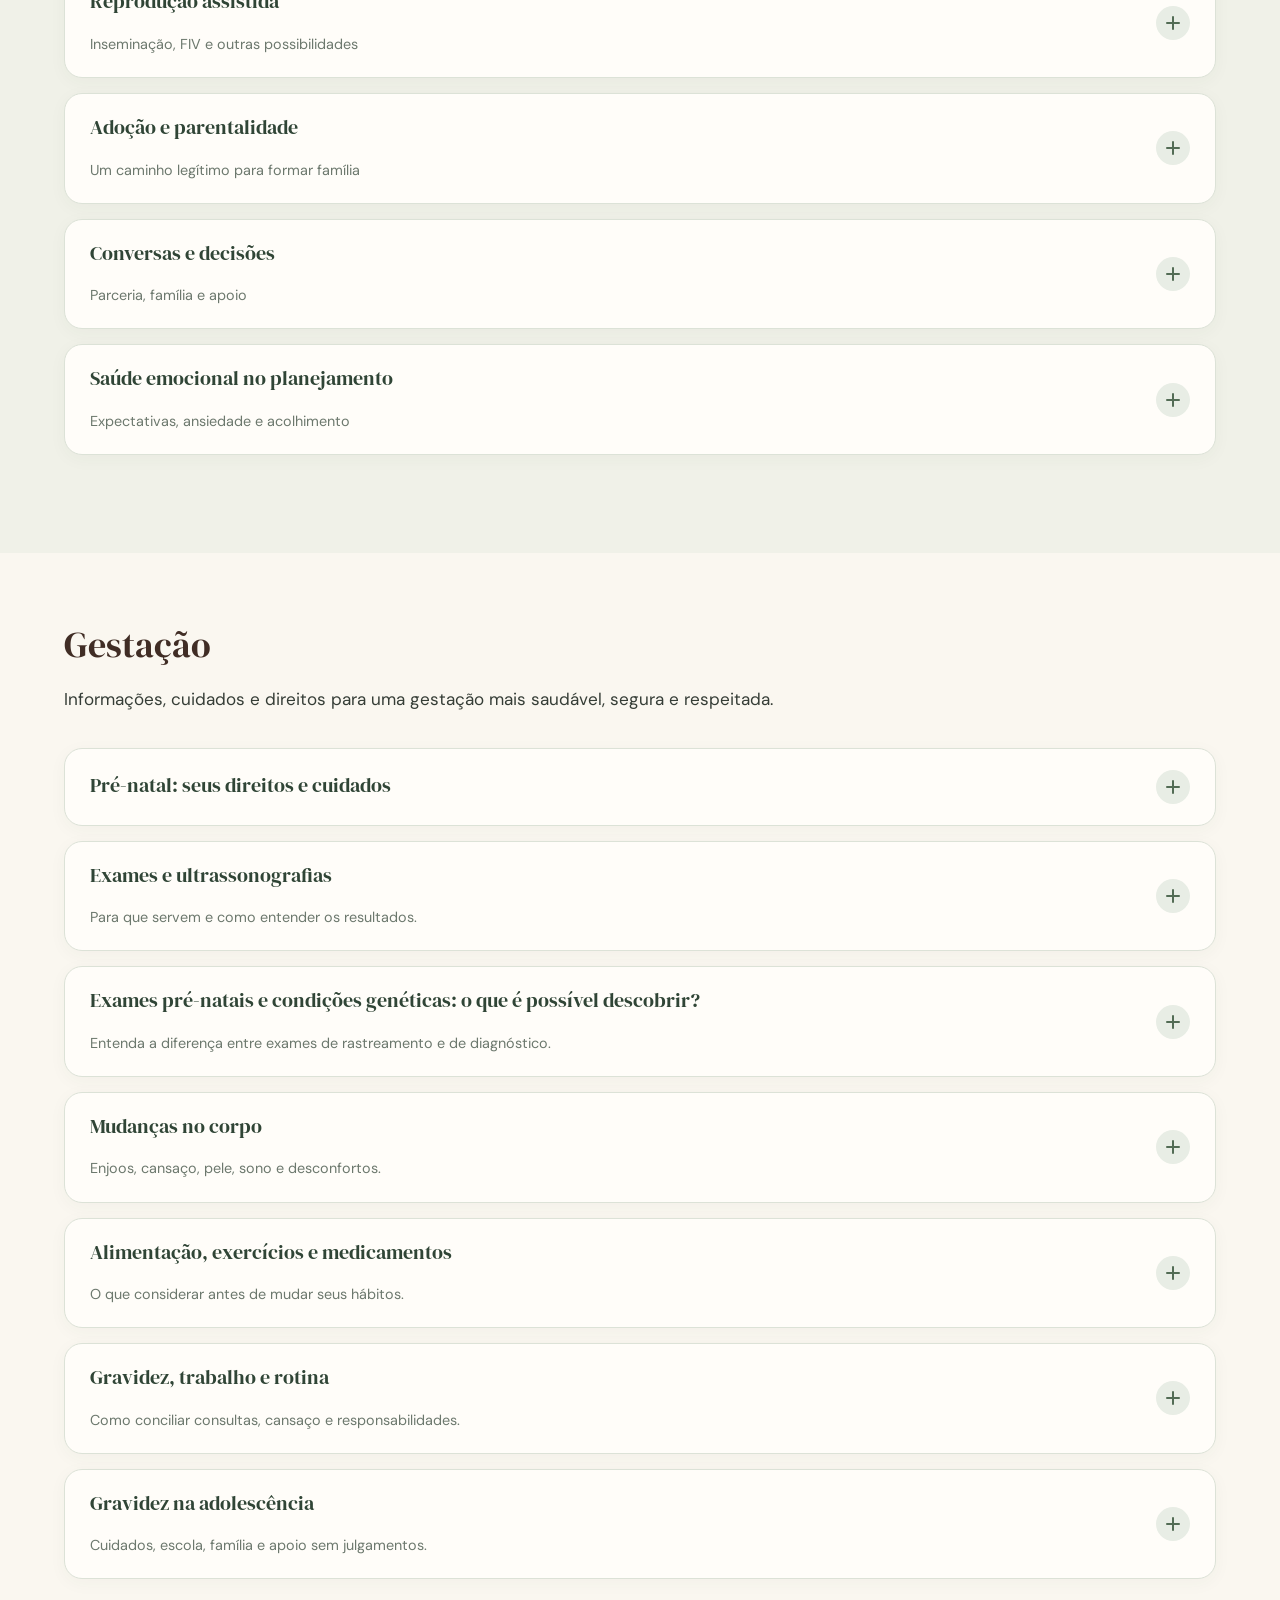
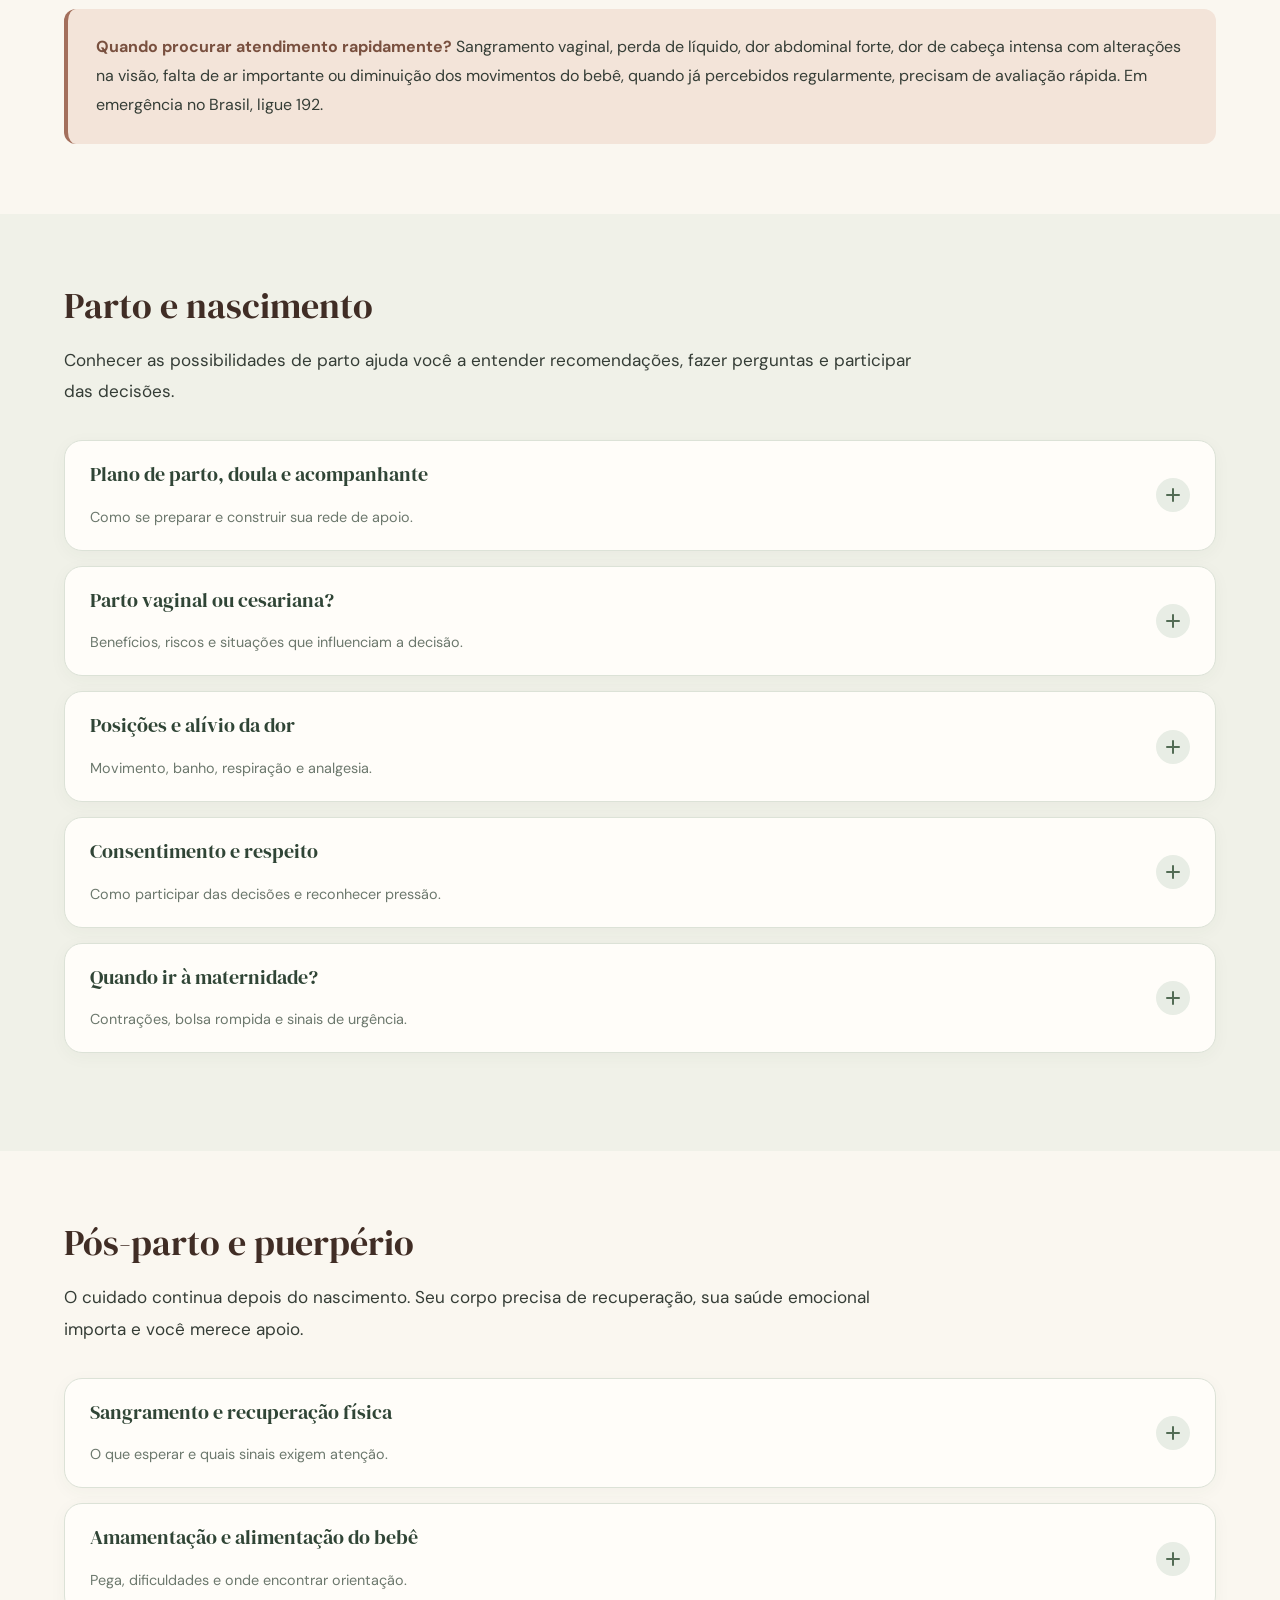
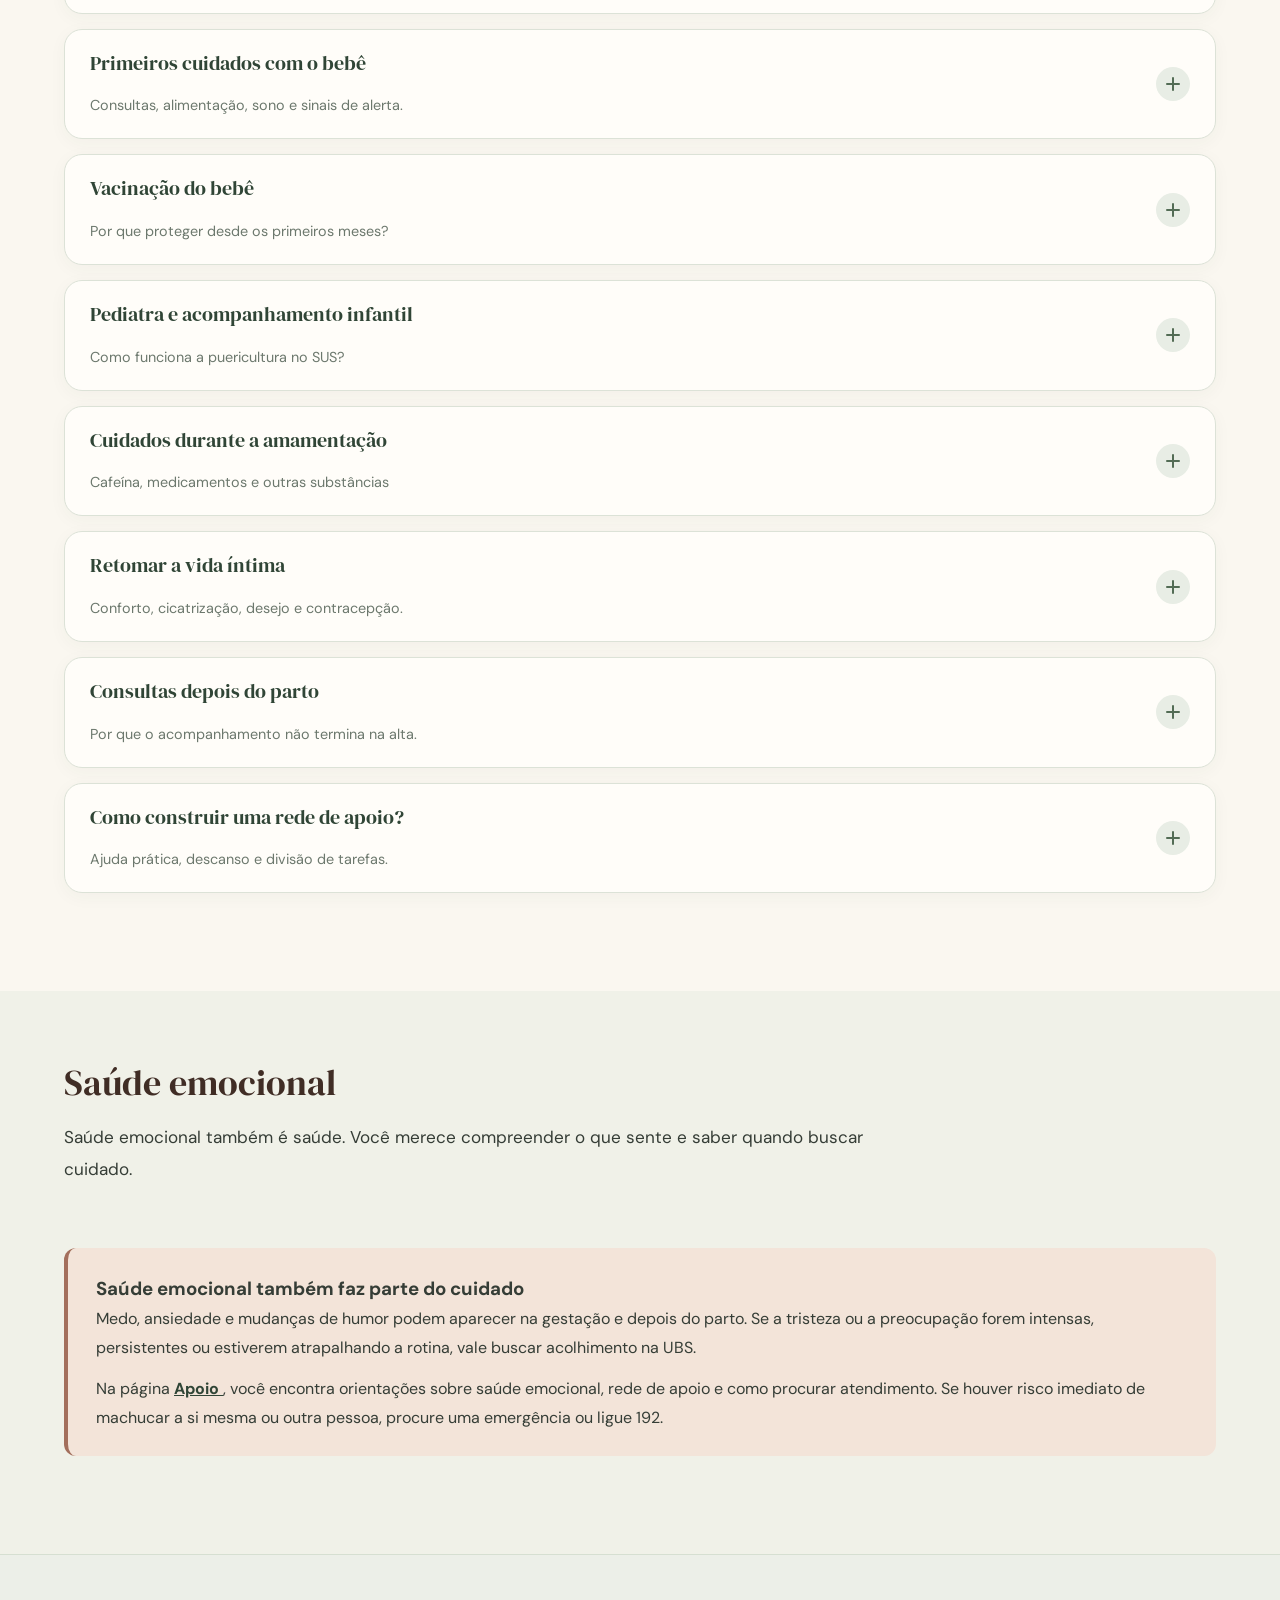
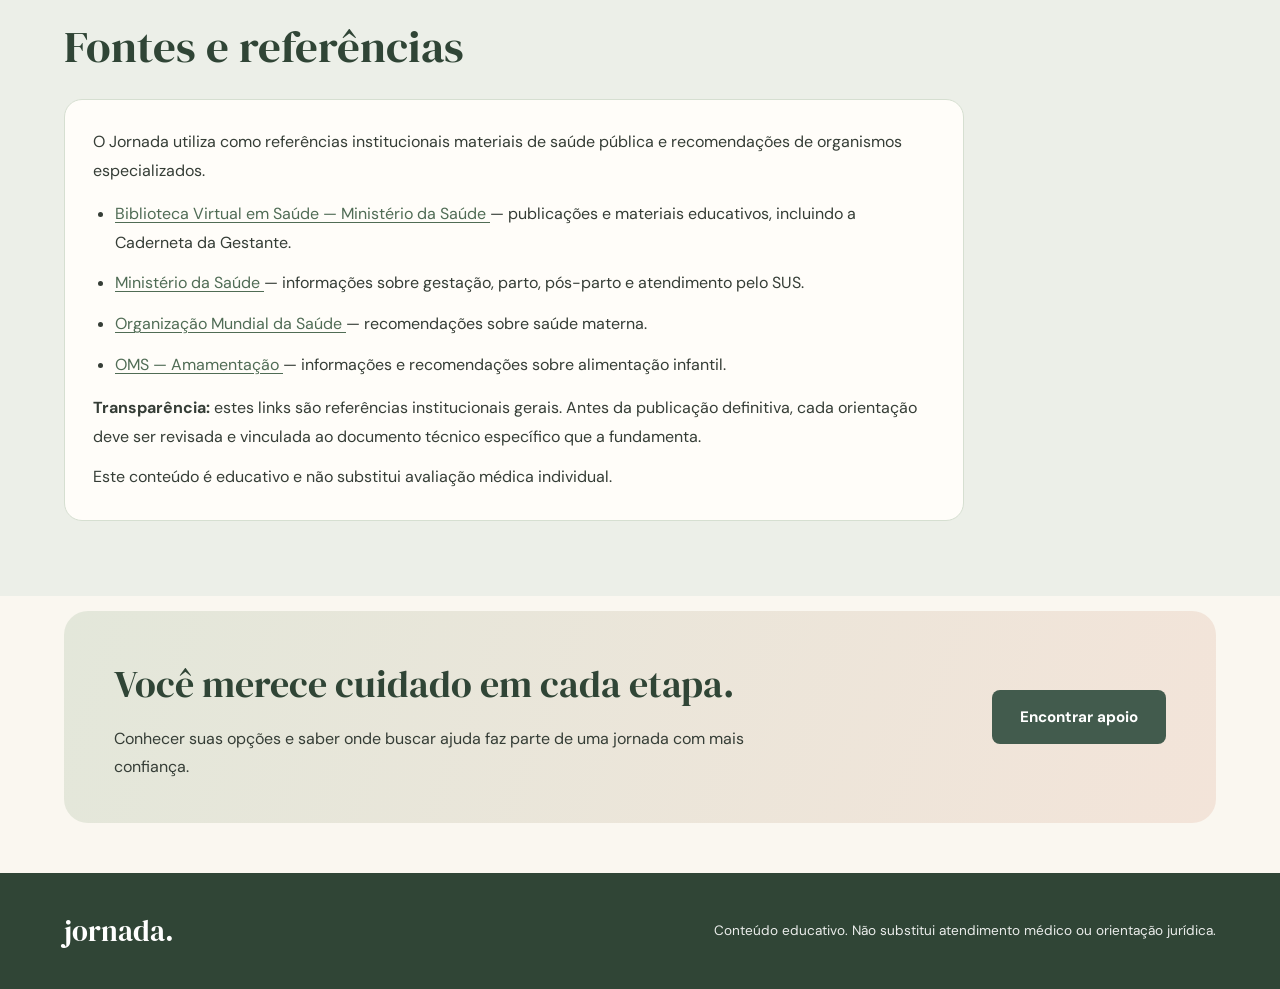
<file: fases.html>
<!DOCTYPE html>
<html lang="pt-BR">
 <head>
  <meta charset="utf-8"/>
  <link href="https://fonts.googleapis.com/css2?family=DM+Sans:wght@400;500;600;700&amp;family=DM+Serif+Display:ital@0;1&amp;display=swap" rel="stylesheet"/>
  <meta content="width=device-width, initial-scale=1.0" name="viewport"/>
  <meta content="Guia prático sobre gestação, parto, pós-parto e saúde emocional." name="description"/>
  <title>
   Fases | Jornada
  </title>
  <link href="css/style.css" rel="stylesheet"/>
  <script defer="" src="js/main.js">
  </script>
 </head>
 <body class="pagina-fases">
  <a class="pular-conteudo" href="#conteudo">
   Pular para o conteúdo
  </a>
  <header class="topo">
   <div class="container cabecalho">
    <a class="logo" href="index.html">
     jornada
     <span>
      .
     </span>
    </a>
    <nav aria-label="Menu principal" class="menu">
     <a href="index.html">
      Início
     </a>
     <a aria-current="page" href="fases.html">
      Fases
     </a>
     <a href="direitos.html">
      Direitos
     </a>
     <a href="duvidas.html">
      Dúvidas
     </a>
     <a href="apoio.html">
      Apoio
     </a>
     <a href="perda.html">
      Após uma perda
     </a>
    </nav>
    <button aria-controls="painel-acessibilidade" aria-expanded="false" class="botao-acessibilidade" type="button">
     Acessibilidade
    </button>
   </div>
  </header>

  <section aria-label="Preferências de acessibilidade" class="painel-acessibilidade" hidden="" id="painel-acessibilidade">
   <div class="container painel-acessibilidade-conteudo">
    <strong>
     Preferências de acessibilidade
    </strong>
    <div class="painel-acessibilidade-opcoes">
     <button data-tamanho="normal" type="button">
      Texto normal
     </button>
     <button data-tamanho="maior" type="button">
      Texto maior
     </button>
     <button data-tamanho="extra" type="button">
      Texto extra
     </button>
     <button aria-pressed="false" id="alternar-contraste" type="button">
      Alto contraste
     </button>
    </div>
   </div>
  </section>

  <main id="conteudo">
   <section class="pagina-apresentacao">
    <img alt="Ilustração botânica em aquarela, com folhas delicadas." class="ornamento-botanico" src="assets/fases-botanico-referencia.png" data-descricao="Ilustração botânica em aquarela, com folhas delicadas." tabindex="0"/>
    <div class="container">
     <h1>
      Cada fase tem sua
      <em>
       própria jornada.
      </em>
     </h1>
     <p>
      A maternidade se transforma ao longo do tempo. Aqui você encontra cartilhas organizadas por
fase, com orientações práticas, acolhimento e informação de qualidade para viver esse processo
com mais segurança, confiança e bem-estar.
     </p>
     <nav aria-label="Navegar pelas fases da maternidade" class="navegacao-fases">
      <a href="#planejando">
       Planejando engravidar
      </a>
      <a href="#gestacao">
       Gestação
      </a>
      <a href="#parto">
       Parto
      </a>
      <a href="#pos-parto">
       Pós-parto
      </a>
      <a href="#saude-mental">
       Saúde emocional
      </a>
     </nav>
    </div>
   </section>

   <section aria-labelledby="titulo-como-usar" class="orientacao-cartilhas">
    <div class="container">
     <div class="nota-interna orientacao-conteudo">
      <h2 id="titulo-como-usar">
       Como usar:
      </h2>
      <p>
       As cartilhas estão organizadas por etapas, começando pelo planejamento da gravidez. Escolha o
assunto e clique no título para abrir a explicação. Você pode abrir mais de uma cartilha e
fechá-las quando quiser.
      </p>
      <p>
       Se alguma informação gerar dúvidas, anote para conversar com a equipe de saúde. Os textos ajudam
a orientar, mas não substituem uma consulta.
      </p>
     </div>
    </div>
   </section>

   <section class="secao-interna secao-fundo" id="planejando">
    <div class="container">
     <div class="titulo-secao">
      <div>
       <p class="etiqueta">
        ANTES DA GESTAÇÃO
       </p>
       <h2>
        Planejando engravidar
       </h2>
      </div>
     </div>
     <p class="introducao-secao">
      Informações para quem deseja gestar ou construir uma família, respeitando diferentes
trajetórias, identidades e configurações familiares.
     </p>
     <div class="cartilhas-grade">
      <details class="cartilha">
       <summary class="cartilha-titulo">
        <span>
         <strong>
          Por onde começar?
         </strong>
         <small>
          Saúde, escolhas e planejamento
         </small>
        </span>
        <span aria-hidden="true" class="cartilha-icone">
         +
        </span>
       </summary>
       <div class="cartilha-conteudo">
        <h3>
         O que é uma consulta pré-concepcional?
        </h3>
        <p>
         É uma conversa com a equipe de saúde antes de tentar engravidar. Pode incluir revisão de doenças
e medicamentos, vacinas, histórico familiar, saúde mental, exames indicados e orientação sobre
ácido fólico. A equipe adapta as recomendações a cada pessoa.
        </p>
        <h3>
         E se meu projeto de família for diferente?
        </h3>
        <p>
         Há diferentes maneiras de formar uma família. O cuidado deve respeitar pessoas LGBTQIA+, quem
deseja gestar sem parceria e quem considera reprodução assistida ou adoção.
        </p>
        <p>
         Se possível, leve à consulta a lista de medicamentos e suplementos que usa, seu histórico
         de vacinação e informações sobre doenças anteriores. Não suspenda tratamentos por conta
         própria: a equipe pode avaliar alternativas seguras antes da gestação.
        </p>
        <div aria-label="Checklist: Por onde começar?" class="cartilha-checklist">
         <h3>
          Checklist para se organizar
         </h3>
         <label class="checklist-item">
          <input type="checkbox"/>
          <span>
           Anotar dúvidas e objetivos para conversar na UBS
          </span>
         </label>
         <label class="checklist-item">
          <input type="checkbox"/>
          <span>
           Reunir informações sobre doenças, alergias e medicamentos
          </span>
         </label>
         <label class="checklist-item">
          <input type="checkbox"/>
          <span>
           Conferir a situação das vacinas com a equipe
          </span>
         </label>
         <label class="checklist-item">
          <input type="checkbox"/>
          <span>
           Conversar sobre ácido fólico e exames indicados
          </span>
         </label>
         <label class="checklist-item">
          <input type="checkbox"/>
          <span>
           Pensar na rede de apoio e nas decisões do planejamento
          </span>
         </label>
        </div>
        <p class="cartilha-fonte">
         Referência institucional:
         <a href="https://www.gov.br/saude/pt-br" rel="noopener noreferrer" target="_blank">
          Ministério da Saúde
         </a>
         . As orientações devem ser individualizadas pela equipe de saúde.
        </p>
       </div>
      </details>

      <details class="cartilha">
       <summary class="cartilha-titulo">
        <span>
         <strong>
          Saúde e idade reprodutiva
         </strong>
         <small>
          Entender a fertilidade sem pressões
         </small>
        </span>
        <span aria-hidden="true" class="cartilha-icone">
         +
        </span>
       </summary>
       <div class="cartilha-conteudo">
        <h3>
         Como a idade influencia a fertilidade?
        </h3>
        <p>
         A fertilidade costuma diminuir com a idade, de forma mais perceptível após os 35 anos em pessoas
que produzem óvulos; também existem mudanças graduais na fertilidade de quem produz
espermatozoides. Isso não define uma idade “certa” para todas as pessoas nem determina o
resultado individual.
        </p>
        <h3>
         O que pode ajudar?
        </h3>
        <p>
         Avaliar condições de saúde, vacinação, medicamentos e hábitos antes de tentar engravidar. Um
profissional pode orientar riscos e opções conforme a idade e o histórico, sem julgamentos.
        </p>
        <p>
         A fertilidade muda com a idade, mas não existe uma idade que determine sozinha a
         possibilidade de engravidar. Uma avaliação individual considera ciclos menstruais,
         condições de saúde, histórico familiar e objetivos da pessoa ou do casal.
        </p>
        <p class="cartilha-fonte">
         Referência institucional:
         <a href="https://www.gov.br/saude/pt-br" rel="noopener noreferrer" target="_blank">
          Ministério da Saúde
         </a>
         . As orientações devem ser individualizadas pela equipe de saúde.
        </p>
       </div>
      </details>

      <details class="cartilha">
       <summary class="cartilha-titulo">
        <span>
         <strong>
          Entendendo a fertilidade
         </strong>
         <small>
          Ciclo, ovulação e condições de saúde
         </small>
        </span>
        <span aria-hidden="true" class="cartilha-icone">
         +
        </span>
       </summary>
       <div class="cartilha-conteudo">
        <h3>
         O que influencia a chance de gravidez?
        </h3>
        <p>
         Ovulação, qualidade dos gametas, trompas, útero, condições hormonais e outros fatores podem
influenciar a fertilidade. O período fértil varia entre pessoas e ciclos; aplicativos e
calendários apenas estimam datas.
        </p>
        <h3>
         E quando existe uma condição que dificulta gestar?
        </h3>
        <p>
         Endometriose, alterações ovulatórias, fatores tubários, uterinos ou relacionados ao sêmen podem
dificultar uma gravidez. Ter uma condição de saúde não permite concluir sozinho que uma gestação
é impossível; a avaliação precisa ser individual.
        </p>
        <p>
         O período fértil varia conforme a duração e a regularidade do ciclo. Aplicativos podem
         ajudar a observar padrões, mas não confirmam ovulação nem substituem avaliação profissional
         quando há dificuldade para engravidar.
        </p>
        <p class="cartilha-fonte">
         Referência institucional:
         <a href="https://www.gov.br/saude/pt-br" rel="noopener noreferrer" target="_blank">
          Ministério da Saúde
         </a>
         . As orientações devem ser individualizadas pela equipe de saúde.
        </p>
       </div>
      </details>

      <details class="cartilha">
       <summary class="cartilha-titulo">
        <span>
         <strong>
          Quando a gravidez não acontece
         </strong>
         <small>
          Infertilidade, avaliação e acolhimento
         </small>
        </span>
        <span aria-hidden="true" class="cartilha-icone">
         +
        </span>
       </summary>
       <div class="cartilha-conteudo">
        <h3>
         Quando procurar avaliação?
        </h3>
        <p>
         Em geral, considera-se investigação após 12 meses de tentativas regulares sem contracepção para
pessoas com menos de 35 anos, ou após 6 meses a partir de 35 anos. A avaliação pode ser indicada
antes diante de ciclos muito irregulares, doenças conhecidas ou outros fatores. Esses prazos não
se aplicam igualmente a todas as configurações familiares.
        </p>
        <h3>
         A culpa é de alguém?
        </h3>
        <p>
         Não. As dificuldades podem envolver diferentes fatores e merecem investigação respeitosa,
inclusive de quem fornece espermatozoides quando aplicável. O processo pode ser emocionalmente
exigente; pedir apoio é legítimo.
        </p>
        <p>
         Em geral, recomenda-se investigar após 12 meses de tentativas regulares sem contracepção; a
         partir dos 35 anos, muitas diretrizes orientam buscar avaliação após seis meses, ou antes
         quando há fatores de risco conhecidos. A investigação deve considerar todas as pessoas
         envolvidas, sem atribuir culpa.
        </p>
        <p class="cartilha-fonte">
         Referência institucional:
         <a href="https://www.gov.br/saude/pt-br" rel="noopener noreferrer" target="_blank">
          Ministério da Saúde
         </a>
         . As orientações devem ser individualizadas pela equipe de saúde.
        </p>
       </div>
      </details>

      <details class="cartilha">
       <summary class="cartilha-titulo">
        <span>
         <strong>
          Reprodução assistida
         </strong>
         <small>
          Inseminação, FIV e outras possibilidades
         </small>
        </span>
        <span aria-hidden="true" class="cartilha-icone">
         +
        </span>
       </summary>
       <div class="cartilha-conteudo">
        <h3>
         O que é fertilização in vitro (FIV)?
        </h3>
        <p>
         Na FIV, a fecundação ocorre em laboratório e um embrião pode ser transferido para o útero. A
inseminação intrauterina é outro procedimento, indicado em situações específicas. Doação de
gametas e outras opções podem integrar o planejamento, conforme avaliação clínica e regras
aplicáveis.
        </p>
        <h3>
         A FIV garante gravidez?
        </h3>
        <p>
         Não. As chances dependem de fatores como idade, condições de saúde e características do
tratamento. Existem custos, riscos e limites; vale conversar com profissionais habilitados sobre
alternativas e expectativas realistas.
        </p>
        <p>
         Tratamentos como inseminação e fertilização in vitro exigem avaliação clínica, discussão de
         custos, chances de sucesso e possíveis riscos. Peça explicações sobre cada etapa e sobre o
         apoio emocional disponível durante o processo.
        </p>
        <p class="cartilha-fonte">
         Referência institucional:
         <a href="https://www.gov.br/saude/pt-br" rel="noopener noreferrer" target="_blank">
          Ministério da Saúde
         </a>
         . As orientações devem ser individualizadas pela equipe de saúde.
        </p>
       </div>
      </details>

      <details class="cartilha">
       <summary class="cartilha-titulo">
        <span>
         <strong>
          Adoção e parentalidade
         </strong>
         <small>
          Um caminho legítimo para formar família
         </small>
        </span>
        <span aria-hidden="true" class="cartilha-icone">
         +
        </span>
       </summary>
       <div class="cartilha-conteudo">
        <h3>
         A adoção é uma alternativa à infertilidade?
        </h3>
        <p>
         A adoção é um caminho próprio e legítimo para a parentalidade, não uma solução automática ou
inferior à gestação biológica. O processo é centrado nos direitos e no bem-estar de crianças e
adolescentes.
        </p>
        <h3>
         Onde buscar informações?
        </h3>
        <p>
         No Brasil, procure orientações oficiais do Poder Judiciário e do Sistema Nacional de Adoção e
Acolhimento (SNA). Os requisitos e as etapas devem ser verificados nos canais oficiais;
diferentes configurações familiares podem buscar informação sobre habilitação.
        </p>
        <p class="cartilha-fonte">
         Informações oficiais:
         <a href="https://www.cnj.jus.br/programas-e-acoes/adocao/" rel="noopener noreferrer" target="_blank">
          Conselho Nacional de Justiça
         </a>
         .
        </p>
       </div>
      </details>

      <details class="cartilha">
       <summary class="cartilha-titulo">
        <span>
         <strong>
          Conversas e decisões
         </strong>
         <small>
          Parceria, família e apoio
         </small>
        </span>
        <span aria-hidden="true" class="cartilha-icone">
         +
        </span>
       </summary>
       <div class="cartilha-conteudo">
        <h3>
         Como conversar sobre o desejo de ter filhos?
        </h3>
        <p>
         Fale sobre expectativas, prazos, limites financeiros, tratamentos e divisão de responsabilidades
sem presumir que todas as pessoas têm parceria. Uma conversa respeitosa inclui escuta e
liberdade para rever decisões.
        </p>
        <h3>
         E quando não concordamos?
        </h3>
        <p>
         É válido buscar apoio psicológico ou orientação especializada. Ninguém deve ser pressionado a
engravidar, realizar procedimentos ou adotar.
        </p>
        <p class="cartilha-fonte">
         Referência institucional:
         <a href="https://www.gov.br/saude/pt-br" rel="noopener noreferrer" target="_blank">
          Ministério da Saúde
         </a>
         . As orientações devem ser individualizadas pela equipe de saúde.
        </p>
       </div>
      </details>

      <details class="cartilha">
       <summary class="cartilha-titulo">
        <span>
         <strong>
          Saúde emocional no planejamento
         </strong>
         <small>
          Expectativas, ansiedade e acolhimento
         </small>
        </span>
        <span aria-hidden="true" class="cartilha-icone">
         +
        </span>
       </summary>
       <div class="cartilha-conteudo">
        <h3>
         Como lidar com a espera?
        </h3>
        <p>
         Tentativas de gravidez, tratamentos ou processos de adoção podem envolver ansiedade e
frustração. Descanso, rede de apoio e acompanhamento psicológico podem ajudar, sem prometer
resultados.
        </p>
        <h3>
         Onde buscar acolhimento?
        </h3>
        <p>
         Para orientações sobre saúde emocional e serviços de apoio, visite
         <a href="apoio.html">
          Apoio
         </a>
         .
        </p>
        <p class="cartilha-fonte">
         Referência institucional:
         <a href="https://www.gov.br/saude/pt-br" rel="noopener noreferrer" target="_blank">
          Ministério da Saúde
         </a>
         . As orientações devem ser individualizadas pela equipe de saúde.
        </p>
       </div>
      </details>
     </div>
    </div>
   </section>

   <section class="secao-interna" id="gestacao">
    <div class="container">
     <div class="titulo-secao">
      <div>
       <p class="etiqueta sr-only-fases">
        ANTES DO NASCIMENTO
       </p>
       <h2>
        Gestação
       </h2>
      </div>
     </div>
     <p class="introducao-secao">
      Informações, cuidados e direitos para uma gestação mais saudável, segura e respeitada.
     </p>
     <div class="cartilhas-grade">
      <details class="cartilha">
       <summary class="cartilha-titulo">
        <span>
         <strong>
          Pré-natal: seus direitos e cuidados
         </strong>
        </span>
        <span aria-hidden="true" class="cartilha-icone">
         +
        </span>
       </summary>
       <div class="cartilha-conteudo">
        <h3>
         O que é o pré-natal?
        </h3>
        <p>
         É o acompanhamento da saúde da pessoa gestante e do bebê ao longo da gravidez. A equipe conversa
sobre sintomas, alimentação, bem-estar emocional e rotina; solicita exames, acompanha o
desenvolvimento fetal e orienta sobre o parto. O pré-natal também é um espaço para fazer
perguntas e participar das decisões.
        </p>
        <h3>
         O que a equipe verifica nas consultas?
        </h3>
        <p>
         Conforme a fase da gravidez, pode medir pressão arterial e peso, avaliar sintomas e inchaços,
acompanhar o crescimento do útero pela altura uterina, ouvir os batimentos fetais quando
possível, perguntar sobre movimentos do bebê e revisar exames, vacinas e medicamentos. Também
investiga anemia, infecções, diabetes gestacional e sinais de hipertensão. Nem todas as
avaliações são necessárias em todas as consultas.
        </p>
        <h3>
         Quando começar?
        </h3>
        <p>
         Procure a Unidade Básica de Saúde (UBS) assim que suspeitar ou confirmar a gravidez,
preferencialmente até a 12ª semana. Mesmo se já passou desse período, comece o acompanhamento. A
frequência das consultas depende da fase da gestação e da avaliação da equipe.
        </p>
        <h3>
         Checklist: o que levar para a consulta?
        </h3>
        <div aria-label="Lista do que levar ao pré-natal" class="cartilha-checklist">
         <label class="checklist-item">
          <input type="checkbox"/>
          <span>
           Documento de identificação
          </span>
         </label>
         <label class="checklist-item">
          <input type="checkbox"/>
          <span>
           Cartão do SUS, se tiver
          </span>
         </label>
         <label class="checklist-item">
          <input type="checkbox"/>
          <span>
           Caderneta da Gestante, se já recebeu
          </span>
         </label>
         <label class="checklist-item">
          <input type="checkbox"/>
          <span>
           Resultados de exames e ultrassonografias anteriores
          </span>
         </label>
         <label class="checklist-item">
          <input type="checkbox"/>
          <span>
           Carteira de vacinação, se disponível
          </span>
         </label>
         <label class="checklist-item">
          <input type="checkbox"/>
          <span>
           Lista de medicamentos e suplementos
          </span>
         </label>
         <label class="checklist-item">
          <input type="checkbox"/>
          <span>
           Anotações de sintomas e dúvidas
          </span>
         </label>
         <label class="checklist-item">
          <input type="checkbox"/>
          <span>
           Informações sobre doenças, alergias e tratamentos anteriores
          </span>
         </label>
        </div>
        <p>
         Não deixe de procurar atendimento se faltar algum documento; a unidade pode orientar você.
        </p>
        <h3>
         Quais perguntas levar?
        </h3>
        <p>
         Minha pressão e o crescimento do bebê estão adequados? Quais exames e vacinas preciso agora?
Quando será a próxima consulta? Quais sinais exigem atendimento urgente? Preciso de
suplementação? Qual é minha maternidade de referência?
        </p>
        <p>
         O pré-natal deve começar assim que a gravidez for identificada. Leve a Caderneta da
         Gestante, resultados de exames e dúvidas anotadas; o número e a frequência das consultas
         dependem da evolução da gestação e das necessidades individuais.
        </p>
        <p class="cartilha-fonte">
         Referência institucional:
         <a href="https://www.gov.br/saude/pt-br" rel="noopener noreferrer" target="_blank">
          Ministério da Saúde
         </a>
         . As orientações devem ser individualizadas pela equipe de saúde.
        </p>
       </div>
      </details>

      <details class="cartilha">
       <summary class="cartilha-titulo">
        <span>
         <strong>
          Exames e ultrassonografias
         </strong>
         <small>
          Para que servem e como entender os resultados.
         </small>
        </span>
        <span aria-hidden="true" class="cartilha-icone">
         +
        </span>
       </summary>
       <div class="cartilha-conteudo">
        <h3>
         Por que fazer exames?
        </h3>
        <p>
         Os exames podem identificar condições que não causam sintomas, como anemia, infecção urinária e
alterações de glicose. Entre os exames habituais estão hemograma, tipagem sanguínea e fator Rh,
testes para sífilis, HIV e hepatites, exames de urina e avaliação da glicose. Alguns são
repetidos em fases específicas; a equipe define quais são necessários.
        </p>
        <h3>
         Quais ultrassonografias podem ser solicitadas?
        </h3>
        <p>
         A obstétrica inicial pode ajudar a datar a gravidez e verificar sua localização. A morfológica
examina estruturas do bebê, sem garantir a detecção de todas as alterações. O Doppler avalia
fluxos sanguíneos quando indicado. A transvaginal pode ser utilizada no início da gestação ou
para avaliar o colo do útero. A ultrassonografia das mamas investiga alterações mamárias, não
faz parte da avaliação fetal de rotina.
        </p>
        <h3>
         Preciso me preparar?
        </h3>
        <p>
         O preparo varia. No início da gravidez, algumas ultrassonografias abdominais pedem bexiga cheia;
nas fases mais avançadas, geralmente não. A transvaginal costuma ser feita com a bexiga vazia. A
morfológica, o Doppler obstétrico e a ultrassonografia das mamas geralmente não exigem jejum.
Confirme sempre com o serviço antes do exame; não faça jejum nem ingira grandes volumes de água
por conta própria.
        </p>
        <h3>
         E se aparecer algo diferente no laudo?
        </h3>
        <p>
         Termos técnicos ou medidas fora de uma referência não significam, isoladamente, uma doença.
Pesquisas na internet ou respostas de IA podem interpretar dados sem o contexto clínico e gerar
preocupação desnecessária. Anote suas dúvidas e converse com a equipe; se o serviço recomendar
avaliação urgente, não espere a consulta de rotina.
        </p>
        <h3>
         O que cada exame pode mostrar?
        </h3>
        <p>
         O hemograma ajuda a investigar anemia; a tipagem sanguínea e o fator Rh orientam cuidados
específicos; exames de urina podem identificar infecções; a glicose ajuda a rastrear diabetes
gestacional; e os testes para HIV, sífilis e hepatites permitem prevenção e tratamento quando
necessários. A equipe explica quais exames repetir e em que momento.
        </p>
        <h3>
         Preparos comuns das ultrassonografias
        </h3>
        <ul>
         <li>
          <strong>
           Obstétrica abdominal no início:
          </strong>
          alguns serviços pedem bexiga cheia.
         </li>
         <li>
          <strong>
           Transvaginal:
          </strong>
          normalmente é feita com a bexiga vazia.
         </li>
         <li>
          <strong>
           Morfológica e Doppler:
          </strong>
          em geral, não exigem jejum.
         </li>
         <li>
          <strong>
           Ultrassonografia das mamas:
          </strong>
          geralmente não exige jejum; use roupa fácil de retirar.
         </li>
        </ul>
        <p>
         As orientações variam. Confirme com o serviço e não faça jejum por conta própria.
        </p>
        <p>
         Exames de sangue, urina e ultrassonografias têm finalidades diferentes e não precisam ser
         iguais para todas as gestantes. Pergunte o que cada exame investiga, quando será feito,
         como receber o resultado e se será necessário repetir ou complementar a avaliação.
        </p>
        <p class="cartilha-fonte">
         Referência institucional:
         <a href="https://www.gov.br/saude/pt-br" rel="noopener noreferrer" target="_blank">
          Ministério da Saúde
         </a>
         . As orientações devem ser individualizadas pela equipe de saúde.
        </p>
       </div>
      </details>

      <details class="cartilha">
       <summary class="cartilha-titulo">
        <span>
         <strong>
          Exames pré-natais e condições genéticas: o que é possível descobrir?
         </strong>
         <small>
          Entenda a diferença entre exames de rastreamento e de diagnóstico.
         </small>
        </span>
        <span aria-hidden="true" class="cartilha-icone">
        </span>
       </summary>
       <div class="cartilha-conteudo">
        <p>
         Alguns exames do pré-natal podem indicar maior chance de alterações
            cromossômicas, como as síndromes de Down (trissomia 21), Edwards
            (trissomia 18) e Patau (trissomia 13). Outros avaliam a formação
            dos órgãos e podem identificar alterações estruturais.
        </p>
        <ul>
         <li>
          <strong>
           Ultrassom do primeiro trimestre:
          </strong>
          a medida da
              translucência nucal, geralmente entre 11 e 14 semanas, pode
              contribuir para avaliar riscos. Não confirma uma síndrome.
         </li>
         <li>
          <strong>
           Ultrassom morfológico:
          </strong>
          observa a anatomia do bebê,
              especialmente no segundo trimestre. Pode encontrar alterações
              estruturais, mas não identifica todas as condições genéticas.
         </li>
         <li>
          <strong>
           Exames de sangue materno:
          </strong>
          conforme a indicação,
              testes bioquímicos ou de DNA fetal livre (NIPT) estimam a chance
              de algumas alterações cromossômicas. O NIPT não é diagnóstico.
         </li>
         <li>
          <strong>
           Exames diagnósticos:
          </strong>
          a biópsia de vilo corial e
              a amniocentese analisam material da placenta ou líquido amniótico.
              São procedimentos invasivos, discutidos individualmente com a
              equipe médica quanto a benefícios, limitações e riscos.
         </li>
        </ul>
        <p>
         Um resultado de rastreamento alterado não significa que o bebê
            necessariamente tenha uma síndrome. Um resultado de baixo risco
            também não exclui todas as condições. Converse com a equipe do
            pré-natal sobre aconselhamento genético, próximos passos e a
            possibilidade de aceitar ou recusar exames após receber informações.
        </p>
        <p>
         <strong>
          Fontes:
         </strong>
         <a href="https://www.gov.br/saude/pt-br/assuntos/saude-de-a-a-z/a/anomalias-congenitas" rel="noopener noreferrer" target="_blank">
          Ministério da Saúde
         </a>
         e
         <a href="https://www.acog.org/womens-health/faqs/prenatal-genetic-screening-tests" rel="noopener noreferrer" target="_blank">
          ACOG — exames de rastreamento pré-natal
         </a>
         .
        </p>
        <p>
         Testes de rastreamento estimam a chance de algumas condições, mas não confirmam
         diagnósticos. Quando há um resultado alterado, a equipe pode propor aconselhamento genético
         e exames diagnósticos, explicando benefícios, limites e riscos antes de qualquer decisão.
        </p>
       </div>
      </details>

      <details class="cartilha">
       <summary class="cartilha-titulo">
        <span>
         <strong>
          Mudanças no corpo
         </strong>
         <small>
          Enjoos, cansaço, pele, sono e desconfortos.
         </small>
        </span>
        <span aria-hidden="true" class="cartilha-icone">
         +
        </span>
       </summary>
       <div class="cartilha-conteudo">
        <h3>
         Por que meu corpo está mudando?
        </h3>
        <p>
         Hormônios, aumento do volume de sangue, crescimento do útero e adaptações dos órgãos ajudam a
sustentar a gravidez. O bebê recebe oxigênio e nutrientes pela placenta; não é correto dizer que
ele simplesmente retira todas as vitaminas da gestante. Alimentação e acompanhamento adequados
ajudam a atender às necessidades de ambos.
        </p>
        <h3>
         Por que as mamas ficam sensíveis?
        </h3>
        <p>
         O aumento do tecido glandular e da circulação prepara as mamas para produzir leite. Pode haver
crescimento, peso, sensibilidade e escurecimento das aréolas. Um sutiã confortável e tecidos
macios podem aliviar o atrito. Nódulo persistente, febre ou vermelhidão importante precisam de
avaliação.
        </p>
        <h3>
         Como aliviar os enjoos?
        </h3>
        <p>
         Experimente pequenas refeições frequentes, alimentos simples, líquidos em goles ao longo do dia
e evite cheiros que provoquem náusea. Descansar pode ajudar. Se não conseguir manter líquidos,
urinar pouco, perder peso ou sentir tontura intensa, procure atendimento.
        </p>
        <h3>
         E o cansaço, a pele e o inchaço?
        </h3>
        <p>
         O metabolismo e os hormônios podem aumentar o sono e o cansaço. Alterações da pigmentação podem
causar melasma e linha escura na barriga; protetor solar e sombra ajudam a proteger a pele. O
inchaço leve nas pernas pode melhorar com movimento e descanso. Inchaço repentino no rosto ou
nas mãos, dor de cabeça forte, alterações visuais ou dor e inchaço em uma única perna exigem
avaliação urgente.
        </p>
        <h3>
         E azia, intestino preso e vontade de urinar?
        </h3>
        <p>
         Hormônios tornam a digestão mais lenta, e o útero exerce pressão sobre outros órgãos. Refeições
menores, fibras, água e evitar deitar logo após comer podem ajudar. Ardência ao urinar, febre ou
dor lombar não são sintomas a ignorar.
        </p>
        <h3>
         Por que a pele e a digestão mudam?
        </h3>
        <p>
         Os hormônios podem aumentar a pigmentação da pele e relaxar a musculatura do sistema digestivo,
favorecendo manchas, azia e intestino preso. O crescimento do útero também muda a pressão sobre
órgãos e vasos. Protetor solar, refeições menores, fibras, água e movimento suave podem ajudar,
conforme cada situação.
        </p>
        <p>
         Náuseas leves, cansaço e mudanças nas mamas são comuns, mas sintomas intensos não precisam
         ser suportados em silêncio. Vômitos persistentes, desmaios, dor forte, sangramento ou piora
         importante merecem avaliação de saúde.
        </p>
        <p class="cartilha-fonte">
         Referência institucional:
         <a href="https://www.gov.br/saude/pt-br" rel="noopener noreferrer" target="_blank">
          Ministério da Saúde
         </a>
         . As orientações devem ser individualizadas pela equipe de saúde.
        </p>
       </div>
      </details>

      <details class="cartilha">
       <summary class="cartilha-titulo">
        <span>
         <strong>
          Alimentação, exercícios e medicamentos
         </strong>
         <small>
          O que considerar antes de mudar seus hábitos.
         </small>
        </span>
        <span aria-hidden="true" class="cartilha-icone">
         +
        </span>
       </summary>
       <div class="cartilha-conteudo">
        <h3>
         Preciso comer por dois?
        </h3>
        <p>
         Não. As necessidades de energia, vitaminas e minerais variam com idade, fase da gestação,
alimentação, histórico clínico e condições de saúde. A equipe avalia hábitos, ganho de peso e
exames para identificar situações como anemia ou alterações da glicose. Alguns suplementos são
recomendados de rotina; outros dependem de avaliação individual. Não tome doses elevadas por
conta própria.
        </p>
        <h3>
         Quais alimentos priorizar?
        </h3>
        <p>
         Procure variar frutas, verduras, legumes, feijão, cereais, proteínas e fontes de cálcio,
respeitando sua realidade. Lave bem os alimentos e evite carnes, peixes e ovos crus ou
malcozidos e leite não pasteurizado. O acompanhamento nutricional pode ajudar a adaptar a
alimentação a alergias, preferências e necessidades específicas.
        </p>
        <h3>
         Posso praticar atividade física?
        </h3>
        <p>
         Em gestações sem contraindicações, caminhadas, atividades aquáticas e alongamentos suaves podem
beneficiar o sono, a circulação, o condicionamento e o bem-estar. Se estava sedentária, comece
gradualmente e converse com a equipe sobre intensidade e segurança. Evite atividades com alto
risco de queda, colisão ou superaquecimento. Sangramento, dor no peito, tontura importante ou
perda de líquido exigem interrupção e avaliação.
        </p>
        <h3>
         Por que evitar álcool, cigarro e vape?
        </h3>
        <p>
         Não existe quantidade de álcool comprovadamente segura na gravidez: ele atravessa a placenta e
pode prejudicar o desenvolvimento do bebê. Fumar aumenta riscos como baixo peso, parto prematuro
e problemas placentários; o fumo passivo também prejudica. Vapes não são alternativas seguras.
Se consumiu antes de saber da gravidez, converse com a equipe sem receio de julgamento.
        </p>
        <h3>
         Posso pintar ou descolorir o cabelo?
        </h3>
        <p>
         O uso habitual de tintura capilar conforme as instruções parece representar baixo risco, mas
produtos e procedimentos são diferentes. Evite produtos desconhecidos e alisamentos que liberam
formaldeído ou vapores irritantes; prefira locais ventilados e não aplique sobre couro cabeludo
lesionado. Quem trabalha frequentemente com esses produtos deve discutir a exposição ocupacional
no pré-natal.
        </p>
        <h3>
         E medicamentos, chás e suplementos?
        </h3>
        <p>
         Alguns medicamentos são importantes e compatíveis com a gestação; outros exigem ajuste. Não
comece nem suspenda tratamentos prescritos sem orientação. Chás, ervas e produtos “naturais”
também podem apresentar riscos. Leve à consulta a lista de tudo o que utiliza.
        </p>
        <h3>
         Como saber quais vitaminas e minerais preciso?
        </h3>
        <p>
         Não existe uma quantidade de suplementos igual para todas. O acompanhamento considera
alimentação, idade, histórico de saúde e resultados de exames. Alguns suplementos são
recomendados de rotina em fases específicas; outros só são necessários em certas condições.
Converse sobre ferro, ácido fólico, cálcio e vitamina B12 sem iniciar doses altas por conta
própria.
        </p>
        <h3>
         Como reduzir os riscos do tabaco?
        </h3>
        <p>
         A fumaça do cigarro contém substâncias que prejudicam a circulação e a oferta de oxigênio ao
bebê. Evite fumar, usar vape e permanecer em locais com fumaça. A UBS pode oferecer apoio para
parar, sem julgamentos.
        </p>
        <p>
         Uma alimentação variada, água e movimento adaptado à gestação podem favorecer o bem-estar.
         A indicação de ácido fólico, ferro e outros suplementos deve ser individualizada;
         medicamentos, fitoterápicos e chás também podem ter riscos e precisam ser discutidos com a
         equipe.
        </p>
        <p class="cartilha-fonte">
         Referência institucional:
         <a href="https://www.gov.br/saude/pt-br" rel="noopener noreferrer" target="_blank">
          Ministério da Saúde
         </a>
         . As orientações devem ser individualizadas pela equipe de saúde.
        </p>
       </div>
      </details>

      <details class="cartilha">
       <summary class="cartilha-titulo">
        <span>
         <strong>
          Gravidez, trabalho e rotina
         </strong>
         <small>
          Como conciliar consultas, cansaço e responsabilidades.
         </small>
        </span>
        <span aria-hidden="true" class="cartilha-icone">
         +
        </span>
       </summary>
       <div class="cartilha-conteudo">
        <h3>
         Como conciliar gravidez e trabalho?
        </h3>
        <p>
         Conte à equipe quanto tempo fica em pé ou sentada, se levanta peso, faz deslocamentos longos ou
tem contato com calor, químicos e outros riscos. Isso ajuda a avaliar adaptações e cuidados.
Organize pausas, água, lanches e consultas quando possível.
        </p>
        <h3>
         Como organizar a rotina?
        </h3>
        <p>
         Anote datas de exames e consultas, sintomas e dúvidas. Alterne posições durante o dia, use
roupas e calçados confortáveis e combine apoio para tarefas cansativas. Cansaço intenso, falta
de ar ou tontura merecem avaliação.
        </p>
        <h3>
         Onde entender meus direitos trabalhistas?
        </h3>
        <p>
         As regras dependem do vínculo profissional e da situação. Para saber sobre estabilidade,
consultas, licença e outras garantias, acesse a página
         <a href="direitos.html">
          Direitos
         </a>
         do Jornada.
        </p>
        <p class="cartilha-fonte">
         Referência institucional:
         <a href="https://www.gov.br/saude/pt-br" rel="noopener noreferrer" target="_blank">
          Ministério da Saúde
         </a>
         . As orientações devem ser individualizadas pela equipe de saúde.
        </p>
       </div>
      </details>

      <details class="cartilha">
       <summary class="cartilha-titulo">
        <span>
         <strong>
          Gravidez na adolescência
         </strong>
         <small>
          Cuidados, escola, família e apoio sem julgamentos.
         </small>
        </span>
        <span aria-hidden="true" class="cartilha-icone">
         +
        </span>
       </summary>
       <div class="cartilha-conteudo">
        <h3>
         O que muda na gestação na adolescência?
        </h3>
        <p>
         A adolescente precisa de pré-natal e atenção a necessidades físicas, emocionais, escolares e
familiares. Algumas complicações são mais frequentes nas idades mais baixas, o que reforça a
importância de acompanhamento precoce e sem julgamentos.
        </p>
        <h3>
         Tenho direito a atendimento?
        </h3>
        <p>
         Sim. A adolescente deve receber cuidado respeitoso, informações compreensíveis e proteção de sua
privacidade conforme as regras aplicáveis. Se houver medo ou violência, pode pedir orientação à
equipe de saúde e à rede de proteção.
        </p>
        <h3>
         E os estudos?
        </h3>
        <p>
         A gravidez não deve significar abandonar a escola. Converse com a instituição de ensino sobre
continuidade das atividades e medidas educacionais cabíveis. Familiares e pessoas próximas podem
ajudar com transporte, consultas e rotina, respeitando a autonomia da adolescente.
        </p>
        <h3>
         Quando pedir ajuda?
        </h3>
        <p>
         Ameaças, coerção, exploração ou violência sexual exigem proteção. Procure a UBS ou a rede de
proteção. Veja também as orientações da página
         <a href="apoio.html">
          Apoio
         </a>
         .
        </p>
        <p>
         Adolescentes têm direito a atendimento acolhedor, informação compreensível e continuidade
         dos estudos. Se houver medo, violência ou dificuldade para conversar com a família, a
         equipe de saúde e a rede de proteção podem ajudar a construir um plano seguro.
        </p>
        <p class="cartilha-fonte">
         Referência institucional:
         <a href="https://www.gov.br/saude/pt-br" rel="noopener noreferrer" target="_blank">
          Ministério da Saúde
         </a>
         . As orientações devem ser individualizadas pela equipe de saúde.
        </p>
       </div>
      </details>
     </div>

     <div class="nota-interna">
      <strong>
       Quando procurar atendimento rapidamente?
      </strong>
      Sangramento vaginal, perda de líquido, dor abdominal forte,
          dor de cabeça intensa com alterações na visão,
          falta de ar importante ou diminuição dos movimentos
          do bebê, quando já percebidos regularmente,
          precisam de avaliação rápida.
          Em emergência no Brasil, ligue 192.
     </div>
    </div>
   </section>

   <section class="secao-interna secao-fundo" id="parto">
    <div class="container">
     <div class="titulo-secao">
      <div>
       <p class="etiqueta sr-only-fases">
        O MOMENTO DO NASCIMENTO
       </p>
       <h2>
        Parto e nascimento
       </h2>
      </div>
     </div>
     <p class="introducao-secao">
      Conhecer as possibilidades de parto ajuda você
          a entender recomendações, fazer perguntas
          e participar das decisões.
     </p>
     <div class="cartilhas-grade">
      <details class="cartilha">
       <summary class="cartilha-titulo">
        <span>
         <strong>
          Plano de parto, doula e acompanhante
         </strong>
         <small>
          Como se preparar e construir sua rede de apoio.
         </small>
        </span>
        <span aria-hidden="true" class="cartilha-icone">
         +
        </span>
       </summary>
       <div class="cartilha-conteudo">
        <h3>
         O que é o plano de parto?
        </h3>
        <p>
         É um registro das preferências para o trabalho de parto, nascimento e primeiros cuidados com o
bebê. Pode incluir posições, alívio da dor, comunicação da equipe, pessoas de apoio e cuidados
após o nascimento. É uma ferramenta de diálogo, não uma garantia de que tudo acontecerá
exatamente como previsto; necessidades clínicas podem exigir mudanças explicadas à gestante.
        </p>
        <h3>
         O que faz uma doula?
        </h3>
        <p>
         A doula oferece apoio físico, emocional e informativo: pode ajudar com massagens, respiração,
posições e acolhimento. Não realiza procedimentos clínicos nem substitui profissionais de
medicina ou enfermagem. Em um parto domiciliar planejado, sua presença não substitui uma equipe
especializada.
        </p>
        <h3>
         E o acompanhante?
        </h3>
        <p>
         Uma pessoa de confiança pode oferecer apoio durante o atendimento. As garantias legais e
condições de presença estão explicadas na página
         <a href="direitos.html">
          Direitos
         </a>
         .
        </p>
        <p>
         O plano de parto registra preferências sobre acolhimento, posições, alívio da dor,
         intervenções e contato com o bebê. Ele ajuda no diálogo com a equipe, mas pode precisar ser
         adaptado diante de situações clínicas, sempre com explicações e respeito.
        </p>
        <div aria-label="Checklist: Plano de parto" class="cartilha-checklist">
         <h3>
          Checklist para se organizar
         </h3>
         <label class="checklist-item">
          <input type="checkbox"/>
          <span>
           Registrar preferências para o trabalho de parto
          </span>
         </label>
         <label class="checklist-item">
          <input type="checkbox"/>
          <span>
           Conversar sobre alívio da dor e posições
          </span>
         </label>
         <label class="checklist-item">
          <input type="checkbox"/>
          <span>
           Definir quem gostaria de ter por perto
          </span>
         </label>
         <label class="checklist-item">
          <input type="checkbox"/>
          <span>
           Perguntar à equipe sobre procedimentos e possíveis mudanças
          </span>
         </label>
         <label class="checklist-item">
          <input type="checkbox"/>
          <span>
           Levar o plano para conversar com a maternidade
          </span>
         </label>
        </div>
        <p class="cartilha-fonte">
         Referência institucional:
         <a href="https://www.gov.br/saude/pt-br" rel="noopener noreferrer" target="_blank">
          Ministério da Saúde
         </a>
         . As orientações devem ser individualizadas pela equipe de saúde.
        </p>
       </div>
      </details>

      <details class="cartilha">
       <summary class="cartilha-titulo">
        <span>
         <strong>
          Parto vaginal ou cesariana?
         </strong>
         <small>
          Benefícios, riscos e situações que influenciam a decisão.
         </small>
        </span>
        <span aria-hidden="true" class="cartilha-icone">
         +
        </span>
       </summary>
       <div class="cartilha-conteudo">
        <h3>
         O que é o parto vaginal?
        </h3>
        <p>
         O bebê nasce pelo canal vaginal após a dilatação do colo do útero. Entre os benefícios possíveis
estão recuperação geralmente mais rápida, menor risco de algumas complicações cirúrgicas e
internação mais curta. Dificuldades possíveis incluem dor, duração imprevisível, lacerações e
eventual necessidade de intervenções ou cesariana não planejada.
        </p>
        <h3>
         O que é a cesariana?
        </h3>
        <p>
         É uma cirurgia realizada por incisões no abdômen e no útero. Pode ser a opção mais segura diante
de certas complicações maternas ou fetais. Como cirurgia, pode trazer recuperação mais longa,
dor, infecção, sangramento, trombose e efeitos em futuras gestações. Nenhuma via de parto torna
alguém mais ou menos mãe.
        </p>
        <h3>
         Quando a cesariana pode ser indicada?
        </h3>
        <p>
         Alguns problemas com a placenta, determinadas posições fetais, alterações importantes no
bem-estar do bebê ou situações em que o trabalho de parto não evolui podem exigir cesariana. A
avaliação é individual e deve considerar riscos, benefícios e preferências.
        </p>
        <h3>
         E o parto na água?
        </h3>
        <p>
         Usar água morna para conforto durante as contrações é diferente de o bebê nascer dentro da água.
O nascimento na água só é uma possibilidade em partos vaginais, com condições específicas e
equipe preparada; a segurança depende da situação e do protocolo do serviço.
        </p>
        <h3>
         E o parto domiciliar planejado?
        </h3>
        <p>
         O nascimento em casa não deve ser confundido com um parto inesperado fora do hospital. Exige
avaliação criteriosa, equipe de saúde habilitada e experiente, equipamentos, vigilância clínica
e plano de transferência rápida. Mesmo uma gestação de risco habitual pode apresentar
emergências. A doula oferece apoio, mas não substitui a equipe clínica.
        </p>
        <h3>
         Como conversar sobre a decisão?
        </h3>
        <p>
         Pergunte à equipe quais vias de parto são adequadas à sua situação, como é o alívio da dor,
quais são os sinais de complicação e o que mudaria o plano inicial. Consulte também
         <a href="direitos.html">
          Direitos
         </a>
         .
        </p>
        <h3>
         Benefícios e dificuldades do parto vaginal
        </h3>
        <p>
         Em gestações sem complicações, costuma permitir recuperação mais rápida e evitar riscos de uma
cirurgia. Por outro lado, pode envolver dor, duração imprevisível, lacerações e necessidade de
intervenções. Existem métodos de alívio da dor.
        </p>
        <h3>
         Benefícios e dificuldades da cesariana
        </h3>
        <p>
         A cesariana pode salvar vidas quando é a via mais segura. Por ser uma cirurgia, geralmente exige
recuperação mais longa e envolve riscos de infecção, sangramento, trombose e possíveis efeitos
em gestações futuras. Nenhuma via de parto torna uma pessoa mais ou menos mãe.
        </p>
        <h3>
         Parto na água e domiciliar planejado
        </h3>
        <p>
         A água morna pode ajudar no conforto durante o trabalho de parto, mas permanecer na água é
diferente de dar à luz dentro dela. O nascimento na água e o parto em casa se referem a
situações de parto vaginal e precisam de critérios de segurança. O parto domiciliar planejado
exige equipe de saúde habilitada, materiais adequados e plano de transferência hospitalar. A
doula pode oferecer apoio, mas não substitui a equipe clínica.
        </p>
        <p>
         A escolha e a indicação da via de parto dependem das condições da gestante e do bebê.
         Pergunte sobre benefícios, riscos, recuperação e alternativas; uma cesariana necessária
         pode salvar vidas, e um parto vaginal também exige acompanhamento qualificado.
        </p>
        <p class="cartilha-fonte">
         Referência institucional:
         <a href="https://www.gov.br/saude/pt-br" rel="noopener noreferrer" target="_blank">
          Ministério da Saúde
         </a>
         . As orientações devem ser individualizadas pela equipe de saúde.
        </p>
       </div>
      </details>

      <details class="cartilha">
       <summary class="cartilha-titulo">
        <span>
         <strong>
          Posições e alívio da dor
         </strong>
         <small>
          Movimento, banho, respiração e analgesia.
         </small>
        </span>
        <span aria-hidden="true" class="cartilha-icone">
         +
        </span>
       </summary>
       <div class="cartilha-conteudo">
        <h3>
         Preciso ficar deitada?
        </h3>
        <p>
         Nem sempre. Caminhar, mudar de posição, ficar de lado, usar bola de parto ou apoiar-se para a
frente podem trazer conforto em um trabalho de parto sem complicações. Algumas condições
clínicas ou métodos de monitorização exigem adaptações.
        </p>
        <h3>
         Como aliviar a dor?
        </h3>
        <p>
         Banho morno, respiração, massagens, relaxamento, mudanças de posição e apoio contínuo podem
ajudar. Analgesia farmacológica, como a peridural, pode estar disponível conforme indicação e
estrutura do serviço. É possível combinar métodos e mudar de preferência durante o parto.
        </p>
        <h3>
         Quando pedir ajuda?
        </h3>
        <p>
         Se sentir medo, exaustão ou dor difícil de suportar, converse com a equipe sobre alternativas
seguras. Não existe obrigação de suportar dor sem analgesia.
        </p>
        <p class="cartilha-fonte">
         Referência institucional:
         <a href="https://www.gov.br/saude/pt-br" rel="noopener noreferrer" target="_blank">
          Ministério da Saúde
         </a>
         . As orientações devem ser individualizadas pela equipe de saúde.
        </p>
       </div>
      </details>

      <details class="cartilha">
       <summary class="cartilha-titulo">
        <span>
         <strong>
          Consentimento e respeito
         </strong>
         <small>
          Como participar das decisões e reconhecer pressão.
         </small>
        </span>
        <span aria-hidden="true" class="cartilha-icone">
         +
        </span>
       </summary>
       <div class="cartilha-conteudo">
        <h3>
         O que é consentimento informado?
        </h3>
        <p>
         É receber explicações compreensíveis sobre um procedimento, seus benefícios, riscos e
alternativas para participar da decisão. A gestante pode fazer perguntas e expressar
preferências; emergências podem exigir decisões rápidas, mas o respeito continua essencial.
        </p>
        <h3>
         Quais situações merecem atenção?
        </h3>
        <p>
         Humilhações, ameaças, intervenções sem explicação adequada e pressão desnecessária não devem ser
normalizadas. Quando possível, pergunte por que o procedimento é recomendado e quais
alternativas existem.
        </p>
        <h3>
         Onde conhecer meus direitos?
        </h3>
        <p>
         Acesse
         <a href="direitos.html">
          Direitos
         </a>
         para informações detalhadas sobre consentimento, acompanhante e caminhos para buscar orientação.
        </p>
        <p class="cartilha-fonte">
         Referência institucional:
         <a href="https://www.gov.br/saude/pt-br" rel="noopener noreferrer" target="_blank">
          Ministério da Saúde
         </a>
         . As orientações devem ser individualizadas pela equipe de saúde.
        </p>
       </div>
      </details>

      <details class="cartilha">
       <summary class="cartilha-titulo">
        <span>
         <strong>
          Quando ir à maternidade?
         </strong>
         <small>
          Contrações, bolsa rompida e sinais de urgência.
         </small>
        </span>
        <span aria-hidden="true" class="cartilha-icone">
         +
        </span>
       </summary>
       <div class="cartilha-conteudo">
        <h3>
         Como reconhecer o trabalho de parto?
        </h3>
        <p>
         Contrações que se tornam mais regulares, próximas e intensas podem indicar evolução do trabalho
de parto. O momento de ir à maternidade depende da fase da gravidez, distância até o serviço,
histórico e orientação recebida no pré-natal.
        </p>
        <h3>
         E se a bolsa romper?
        </h3>
        <p>
         Se houver saída contínua ou súbita de líquido pela vagina, entre em contato com a maternidade e
siga a orientação de avaliação, mesmo sem contrações. Observe horário e aspecto do líquido sem
atrasar o atendimento.
        </p>
        <h3>
         Quais sinais são urgentes?
        </h3>
        <p>
         Sangramento importante, dor abdominal intensa, convulsão, falta de ar, dor de cabeça forte com
alterações visuais ou diminuição importante dos movimentos fetais exigem avaliação imediata.
Suspeita de trabalho de parto antes de 37 semanas também merece atendimento.
        </p>
        <p>
         Procure avaliação imediata se houver sangramento importante, diminuição perceptível dos
         movimentos do bebê, dor de cabeça intensa com alterações visuais, convulsões, falta de ar
         ou outros sinais graves. Na dúvida, entre em contato com a maternidade ou serviço de
         urgência.
        </p>
        <p class="cartilha-fonte">
         Referência institucional:
         <a href="https://www.gov.br/saude/pt-br" rel="noopener noreferrer" target="_blank">
          Ministério da Saúde
         </a>
         . As orientações devem ser individualizadas pela equipe de saúde.
        </p>
       </div>
      </details>
     </div>
    </div>
   </section>

   <section class="secao-interna" id="pos-parto">
    <div class="container">
     <div class="titulo-secao">
      <div>
       <p class="etiqueta sr-only-fases">
        DEPOIS DO NASCIMENTO
       </p>
       <h2>
        Pós-parto e puerpério
       </h2>
      </div>
     </div>
     <p class="introducao-secao">
      O cuidado continua depois do nascimento.
          Seu corpo precisa de recuperação, sua saúde
          emocional importa e você merece apoio.
     </p>
     <div class="cartilhas-grade">
      <details class="cartilha">
       <summary class="cartilha-titulo">
        <span>
         <strong>
          Sangramento e recuperação física
         </strong>
         <small>
          O que esperar e quais sinais exigem atenção.
         </small>
        </span>
        <span aria-hidden="true" class="cartilha-icone">
         +
        </span>
       </summary>
       <div class="cartilha-conteudo">
        <h3>
         Por que há sangramento após o parto?
        </h3>
        <p>
         O útero elimina sangue e tecidos residuais, produzindo uma secreção chamada lóquios. Ela costuma
ser mais vermelha nos primeiros dias e clarear ao longo das semanas. A quantidade e a duração
variam.
        </p>
        <h3>
         Como cuidar da recuperação?
        </h3>
        <p>
         Troque absorventes regularmente, faça higiene suave, hidrate-se, alimente-se e descanse quando
possível. Siga orientações específicas para pontos e cicatriz da cesariana.
        </p>
        <h3>
         Quais sinais exigem avaliação?
        </h3>
        <p>
         Sangramento que encharca um absorvente grande em uma hora, desmaio, febre, secreção com mau
cheiro, dor intensa ou vermelhidão progressiva na incisão exigem atendimento.
        </p>
        <p>
         Após o parto, o sangramento tende a diminuir gradualmente. Sangramento que encharca
         absorventes rapidamente, febre, secreção com odor forte, dor intensa ou falta de ar exigem
         atendimento sem demora.
        </p>
        <p class="cartilha-fonte">
         Referência institucional:
         <a href="https://www.gov.br/saude/pt-br" rel="noopener noreferrer" target="_blank">
          Ministério da Saúde
         </a>
         . As orientações devem ser individualizadas pela equipe de saúde.
        </p>
       </div>
      </details>

      <details class="cartilha">
       <summary class="cartilha-titulo">
        <span>
         <strong>
          Amamentação e alimentação do bebê
         </strong>
         <small>
          Pega, dificuldades e onde encontrar orientação.
         </small>
        </span>
        <span aria-hidden="true" class="cartilha-icone">
         +
        </span>
       </summary>
       <div class="cartilha-conteudo">
        <h3>
         Por que amamentar pode ser difícil?
        </h3>
        <p>
         A amamentação envolve aprendizado. Pega inadequada, posições desconfortáveis, cansaço e outros
fatores podem causar dor e dificultar a transferência de leite. Procure apoio para observar a
pega e o ganho de peso do bebê.
        </p>
        <h3>
         É normal o mamilo rachar?
        </h3>
        <p>
         Sensibilidade inicial pode ocorrer, mas fissuras, sangramento e dor intensa não devem ser
considerados inevitáveis. Corrigir a pega costuma ser essencial. Evite esfregar a região e não
aplique pomadas, óleos essenciais ou receitas caseiras sem orientação: produtos podem irritar a
pele ou chegar à boca do bebê. Febre ou vermelhidão importante exigem avaliação.
        </p>
        <h3>
         E se não puder ou não quiser amamentar?
        </h3>
        <p>
         A equipe pode orientar alimentação segura e suficiente, incluindo fórmula infantil adequada
quando necessário, com preparo correto e acompanhamento do crescimento. A família merece
acolhimento sem julgamentos.
        </p>
        <h3>
         Até quando oferecer leite materno?
        </h3>
        <p>
         A recomendação geral é aleitamento materno exclusivo até os seis meses, quando possível; a
partir daí, introduzir alimentação complementar adequada, mantendo a amamentação conforme as
orientações de saúde.
        </p>
        <h3>
         E se os mamilos racharem?
        </h3>
        <p>
         Fissuras e dor intensa não devem ser consideradas inevitáveis. Uma pega inadequada pode causar
atrito; corrigir a posição e a pega costuma ser essencial. Evite pomadas, óleos e receitas
caseiras sem orientação, porque alguns produtos podem irritar a pele ou entrar em contato com a
boca do bebê. Procure ajuda se houver dor persistente, febre ou vermelhidão.
        </p>
        <p>
         A pega e a posição podem precisar de ajustes, especialmente nos primeiros dias. Dor
         persistente, fissuras ou preocupação com ganho de peso são motivos para procurar a UBS, o
         banco de leite humano ou uma equipe capacitada, sem julgamento.
        </p>
        <p class="cartilha-fonte">
         Referência institucional:
         <a href="https://www.gov.br/saude/pt-br" rel="noopener noreferrer" target="_blank">
          Ministério da Saúde
         </a>
         . As orientações devem ser individualizadas pela equipe de saúde.
        </p>
       </div>
      </details>

      <details class="cartilha">
       <summary class="cartilha-titulo">
        <span>
         <strong>
          Primeiros cuidados com o bebê
         </strong>
         <small>
          Consultas, alimentação, sono e sinais de alerta.
         </small>
        </span>
        <span aria-hidden="true" class="cartilha-icone">
         +
        </span>
       </summary>
       <div class="cartilha-conteudo">
        <h3>
         O que acompanhar nos primeiros dias?
        </h3>
        <p>
         A equipe verifica alimentação, peso, hidratação, crescimento, vacinação e triagens neonatais,
como o teste do pezinho. Observe se o bebê se alimenta bem e molha fraldas regularmente.
        </p>
        <h3>
         Como organizar os cuidados?
        </h3>
        <p>
         Lave as mãos antes dos cuidados, siga as orientações para o coto umbilical e mantenha as
consultas em dia. Para dormir, coloque o bebê de barriga para cima, em superfície firme e plana,
sem travesseiros nem objetos soltos.
        </p>
        <h3>
         Quais sinais exigem atendimento?
        </h3>
        <p>
         Febre em recém-nascido, dificuldade para respirar, pele azulada, sonolência excessiva, recusa
persistente de alimentação ou diminuição importante das fraldas molhadas precisam de avaliação
rápida.
        </p>
        <p>
         Observe alimentação, fraldas, temperatura e disposição do bebê. Febre em recém-nascido,
         dificuldade para respirar, sonolência incomum ou dificuldade importante para mamar exigem
         avaliação urgente.
        </p>
        <div aria-label="Checklist: Primeiros cuidados" class="cartilha-checklist">
         <h3>
          Checklist para se organizar
         </h3>
         <label class="checklist-item">
          <input type="checkbox"/>
          <span>
           Separar a Caderneta da Criança
          </span>
         </label>
         <label class="checklist-item">
          <input type="checkbox"/>
          <span>
           Conferir a próxima consulta do bebê na UBS
          </span>
         </label>
         <label class="checklist-item">
          <input type="checkbox"/>
          <span>
           Anotar dúvidas sobre alimentação e sono
          </span>
         </label>
         <label class="checklist-item">
          <input type="checkbox"/>
          <span>
           Verificar o calendário de vacinação
          </span>
         </label>
         <label class="checklist-item">
          <input type="checkbox"/>
          <span>
           Observar sinais de alerta orientados pela equipe
          </span>
         </label>
        </div>
        <p class="cartilha-fonte">
         Referência institucional:
         <a href="https://www.gov.br/saude/pt-br" rel="noopener noreferrer" target="_blank">
          Ministério da Saúde
         </a>
         . As orientações devem ser individualizadas pela equipe de saúde.
        </p>
       </div>
      </details>

      <details class="cartilha">
       <summary class="cartilha-titulo">
        <span>
         <strong>
          Vacinação do bebê
         </strong>
         <small>
          Por que proteger desde os primeiros meses?
         </small>
        </span>
        <span aria-hidden="true" class="cartilha-icone">
         +
        </span>
       </summary>
       <div class="cartilha-conteudo">
        <h3>
         Por que as vacinas são importantes?
        </h3>
        <p>
         Elas ajudam o sistema imunológico a reconhecer agentes infecciosos e diminuem o risco de doenças
graves, hospitalizações e mortes. O calendário do Programa Nacional de Imunizações (PNI) indica
vacinas gratuitas por faixa etária; leve a Caderneta da Criança à UBS.
        </p>
        <h3>
         Quais doenças foram controladas?
        </h3>
        <p>
         A varíola foi erradicada mundialmente; a poliomielite por vírus selvagem não é registrada no
Brasil desde 1989. O sarampo, porém, pode voltar a circular quando a cobertura vacinal cai.
Essas conquistas não significam que as vacinas deixaram de ser necessárias.
        </p>
        <h3>
         E se uma dose atrasar?
        </h3>
        <p>
         Procure a UBS para orientação sobre atualização do calendário. Não é preciso decidir por conta
própria quais doses aplicar.
        </p>
        <p>
         A Caderneta da Criança registra vacinas, crescimento e consultas. Confirme o calendário
         vigente na UBS; se alguma dose atrasar, procure orientação para atualizar a vacinação, sem
         reiniciar esquemas por conta própria.
        </p>
        <p class="cartilha-fonte">
         Referência institucional:
         <a href="https://www.gov.br/saude/pt-br" rel="noopener noreferrer" target="_blank">
          Ministério da Saúde
         </a>
         . As orientações devem ser individualizadas pela equipe de saúde.
        </p>
       </div>
      </details>

      <details class="cartilha">
       <summary class="cartilha-titulo">
        <span>
         <strong>
          Pediatra e acompanhamento infantil
         </strong>
         <small>
          Como funciona a puericultura no SUS?
         </small>
        </span>
        <span aria-hidden="true" class="cartilha-icone">
         +
        </span>
       </summary>
       <div class="cartilha-conteudo">
        <h3>
         O que faz o pediatra?
        </h3>
        <p>
         O pediatra é o médico especializado na saúde de crianças e adolescentes. Acompanha crescimento,
alimentação, desenvolvimento e problemas de saúde.
        </p>
        <h3>
         Como funciona no SUS?
        </h3>
        <p>
         A UBS é a porta de entrada para a puericultura, com acompanhamento por profissionais de medicina
e enfermagem da atenção primária. Quando necessário, a equipe encaminha ao pediatra ou a outros
especialistas.
        </p>
        <h3>
         Como reconhecer um bom atendimento?
        </h3>
        <p>
         Busque profissionais que escutem dúvidas, expliquem cuidados, acompanhem crescimento e
vacinação, respeitem diferentes famílias e encaminhem quando necessário.
        </p>
        <p class="cartilha-fonte">
         Referência institucional:
         <a href="https://www.gov.br/saude/pt-br" rel="noopener noreferrer" target="_blank">
          Ministério da Saúde
         </a>
         . As orientações devem ser individualizadas pela equipe de saúde.
        </p>
       </div>
      </details>

      <details class="cartilha">
       <summary class="cartilha-titulo">
        <span>
         <strong>
          Cuidados durante a amamentação
         </strong>
         <small>
          Cafeína, medicamentos e outras substâncias
         </small>
        </span>
        <span aria-hidden="true" class="cartilha-icone">
         +
        </span>
       </summary>
       <div class="cartilha-conteudo">
        <h3>
         Posso tomar café?
        </h3>
        <p>
         A cafeína passa em pequenas quantidades para o leite, e recém-nascidos — especialmente
prematuros — a eliminam mais lentamente. Referências costumam considerar até cerca de 300 mg por
dia um consumo baixo a moderado na lactação, mas pode ser prudente consumir menos com bebês
muito pequenos. Conte café, chás, energéticos e refrigerantes. Na gravidez, a referência usual é
até 200 mg por dia.
        </p>
        <h3>
         E medicamentos e chás?
        </h3>
        <p>
         Muitos medicamentos são compatíveis com a amamentação; outros precisam de avaliação conforme
dose, idade e saúde do bebê. Não interrompa tratamento prescrito por conta própria. Consulte a
equipe antes de usar remédios, suplementos e ervas.
        </p>
        <h3>
         E álcool, cigarro e vape?
        </h3>
        <p>
         A recomendação mais segura é evitar álcool e tabaco; nicotina e outras substâncias podem expor o
bebê a riscos, inclusive pelo fumo passivo. Se precisar de ajuda para parar, procure a UBS sem
receio de julgamento.
        </p>
        <p class="cartilha-fonte">
         Referência institucional:
         <a href="https://www.gov.br/saude/pt-br" rel="noopener noreferrer" target="_blank">
          Ministério da Saúde
         </a>
         . As orientações devem ser individualizadas pela equipe de saúde.
        </p>
       </div>
      </details>

      <details class="cartilha">
       <summary class="cartilha-titulo">
        <span>
         <strong>
          Retomar a vida íntima
         </strong>
         <small>
          Conforto, cicatrização, desejo e contracepção.
         </small>
        </span>
        <span aria-hidden="true" class="cartilha-icone">
         +
        </span>
       </summary>
       <div class="cartilha-conteudo">
        <h3>
         Existe um prazo igual para todas as pessoas?
        </h3>
        <p>
         Não. A recuperação, a cicatrização, o sangramento, o desejo e o conforto variam. Ninguém tem
obrigação de retomar a vida sexual em uma data específica.
        </p>
        <h3>
         E se houver dor?
        </h3>
        <p>
         Ressecamento, cicatrizes e sensibilidade podem causar desconforto. Conversa com a parceria,
retomada gradual e lubrificantes adequados podem ajudar; dor persistente merece avaliação.
        </p>
        <h3>
         Posso engravidar antes da menstruação voltar?
        </h3>
        <p>
         Sim. A ovulação pode ocorrer antes da primeira menstruação, inclusive durante a amamentação.
Converse sobre métodos contraceptivos adequados ao pós-parto.
        </p>
        <p class="cartilha-fonte">
         Referência institucional:
         <a href="https://www.gov.br/saude/pt-br" rel="noopener noreferrer" target="_blank">
          Ministério da Saúde
         </a>
         . As orientações devem ser individualizadas pela equipe de saúde.
        </p>
       </div>
      </details>

      <details class="cartilha">
       <summary class="cartilha-titulo">
        <span>
         <strong>
          Consultas depois do parto
         </strong>
         <small>
          Por que o acompanhamento não termina na alta.
         </small>
        </span>
        <span aria-hidden="true" class="cartilha-icone">
         +
        </span>
       </summary>
       <div class="cartilha-conteudo">
        <h3>
         Por que voltar ao serviço de saúde?
        </h3>
        <p>
         O acompanhamento continua após a alta. A equipe avalia recuperação, sangramento, pressão,
cicatrização, alimentação do bebê, saúde emocional e contracepção. Alguns problemas podem surgir
somente após o nascimento.
        </p>
        <h3>
         Quando procurar a UBS?
        </h3>
        <p>
         A atenção à mulher e ao bebê deve começar precocemente, incluindo a primeira semana após o
parto, com seguimento conforme a necessidade. Não espere a consulta marcada diante de sinais de
alerta.
        </p>
        <h3>
         O que contar?
        </h3>
        <p>
         Relate dor, alterações urinárias, dificuldades de amamentação, tristeza persistente, falta de
apoio, medicamentos e dúvidas sobre recuperação ou contracepção.
        </p>
        <p>
         A consulta puerperal permite avaliar recuperação física, pressão arterial, alimentação do
         bebê, contracepção e saúde emocional. Você pode procurar a equipe antes da data marcada
         sempre que surgir uma preocupação.
        </p>
        <p class="cartilha-fonte">
         Referência institucional:
         <a href="https://www.gov.br/saude/pt-br" rel="noopener noreferrer" target="_blank">
          Ministério da Saúde
         </a>
         . As orientações devem ser individualizadas pela equipe de saúde.
        </p>
       </div>
      </details>

      <details class="cartilha">
       <summary class="cartilha-titulo">
        <span>
         <strong>
          Como construir uma rede de apoio?
         </strong>
         <small>
          Ajuda prática, descanso e divisão de tarefas.
         </small>
        </span>
        <span aria-hidden="true" class="cartilha-icone">
         +
        </span>
       </summary>
       <div class="cartilha-conteudo">
        <h3>
         O que é uma rede de apoio?
        </h3>
        <p>
         É o conjunto de pessoas e serviços que ajudam com cuidados práticos e emocionais. Apoiar não é
apenas visitar o bebê: pode ser preparar refeições, limpar a casa, acompanhar consultas ou
permitir momentos de descanso.
        </p>
        <h3>
         Como pedir ajuda?
        </h3>
        <p>
         Faça pedidos concretos: “Você pode trazer uma refeição?” ou “Pode ficar com o bebê enquanto
descanso?”. Combine limites para visitas e comentários.
        </p>
        <h3>
         E se eu não tiver ajuda próxima?
        </h3>
        <p>
         A UBS e os serviços comunitários podem orientar sobre apoio no território. Para saúde emocional
e serviços de acolhimento, consulte
         <a href="apoio.html">
          Apoio
         </a>
         .
        </p>
        <p>
         Apoio também pode significar preparar refeições, cuidar da casa, acompanhar consultas ou
         oferecer escuta sem críticas. Combine tarefas específicas e respeite os limites e o
         descanso da pessoa que acabou de parir.
        </p>
        <p class="cartilha-fonte">
         Referência institucional:
         <a href="https://www.gov.br/saude/pt-br" rel="noopener noreferrer" target="_blank">
          Ministério da Saúde
         </a>
         . As orientações devem ser individualizadas pela equipe de saúde.
        </p>
       </div>
      </details>
     </div>
    </div>
   </section>

   <section class="secao-interna secao-fundo" id="saude-mental">
    <div class="container">
     <div class="titulo-secao">
      <div>
       <p class="etiqueta sr-only-fases">
        EM TODA A JORNADA
       </p>
       <h2>
        Saúde emocional
       </h2>
      </div>
     </div>
     <p class="introducao-secao">
      Saúde emocional também é saúde.
          Você merece compreender o que sente
          e saber quando buscar cuidado.
     </p>
     <div class="cartilhas-grade">
      <div class="nota-interna">
       <h3>
        Saúde emocional também faz parte do cuidado
       </h3>
       <p>
        Medo, ansiedade e mudanças de humor podem aparecer na gestação e depois do parto. Se a tristeza
ou a preocupação forem intensas, persistentes ou estiverem atrapalhando a rotina, vale buscar
acolhimento na UBS.
       </p>
       <p>
        Na página
        <a href="apoio.html">
         Apoio
        </a>
        , você encontra orientações sobre saúde emocional, rede de apoio e como procurar atendimento. Se
houver risco imediato de machucar a si mesma ou outra pessoa, procure uma emergência ou ligue
192.
       </p>
      </div>
     </div>
    </div>
   </section>

   <section class="secao-fontes" id="fontes">
    <div class="container">
     <div class="fontes-cabecalho">
      <div>
       <p class="etiqueta sr-only-fases">
        BASES DAS INFORMAÇÕES
       </p>
       <h2>
        Fontes e referências
       </h2>
      </div>
     </div>

     <div class="fontes-jornada">
      <p>
       O Jornada utiliza como referências institucionais
            materiais de saúde pública e recomendações
            de organismos especializados.
      </p>
      <ul>
       <li>
        <a href="https://bvsms.saude.gov.br/" rel="noopener noreferrer" target="_blank">
         Biblioteca Virtual em Saúde — Ministério da Saúde
        </a>
        — publicações e materiais educativos, incluindo
              a Caderneta da Gestante.
       </li>
       <li>
        <a href="https://www.gov.br/saude/pt-br" rel="noopener noreferrer" target="_blank">
         Ministério da Saúde
        </a>
        — informações sobre gestação, parto, pós-parto
              e atendimento pelo SUS.
       </li>
       <li>
        <a href="https://www.who.int/health-topics/maternal-health" rel="noopener noreferrer" target="_blank">
         Organização Mundial da Saúde
        </a>
        — recomendações sobre saúde materna.
       </li>
       <li>
        <a href="https://www.who.int/health-topics/breastfeeding" rel="noopener noreferrer" target="_blank">
         OMS — Amamentação
        </a>
        — informações e recomendações sobre alimentação infantil.
       </li>
      </ul>
      <p>
       <strong>
        Transparência:
       </strong>
       estes links são referências institucionais gerais.
            Antes da publicação definitiva, cada orientação
            deve ser revisada e vinculada ao documento técnico
            específico que a fundamenta.
      </p>
      <p>
       Este conteúdo é educativo e não substitui
            avaliação médica individual.
      </p>
     </div>
    </div>
   </section>

   <section class="faixa-acolhimento">
    <div class="container faixa-conteudo">
     <div>
      <h2>
       Você merece cuidado em cada etapa.
      </h2>
      <p>
       Conhecer suas opções e saber onde buscar ajuda
            faz parte de uma jornada com mais confiança.
      </p>
     </div>
     <a class="botao botao-primario" href="apoio.html">
      Encontrar apoio
     </a>
    </div>
   </section>
  </main>

  <footer class="rodape">
   <div class="container">
    <p class="rodape-logo">
     jornada.
    </p>
    <p>
     Conteúdo educativo. Não substitui atendimento
        médico ou orientação jurídica.
    </p>
   </div>
  </footer>
  <button aria-label="Voltar ao topo da página" class="voltar-topo" id="voltar-topo" title="Voltar ao topo" type="button">
   <svg aria-hidden="true" fill="none" height="22" stroke="currentColor" stroke-linecap="round" stroke-linejoin="round" stroke-width="2" viewbox="0 0 24 24" width="22">
    <path d="M12 19V5">
    </path>
    <path d="m5 12 7-7 7 7">
    </path>
   </svg>
  </button>
 </body>
</html>
</file>
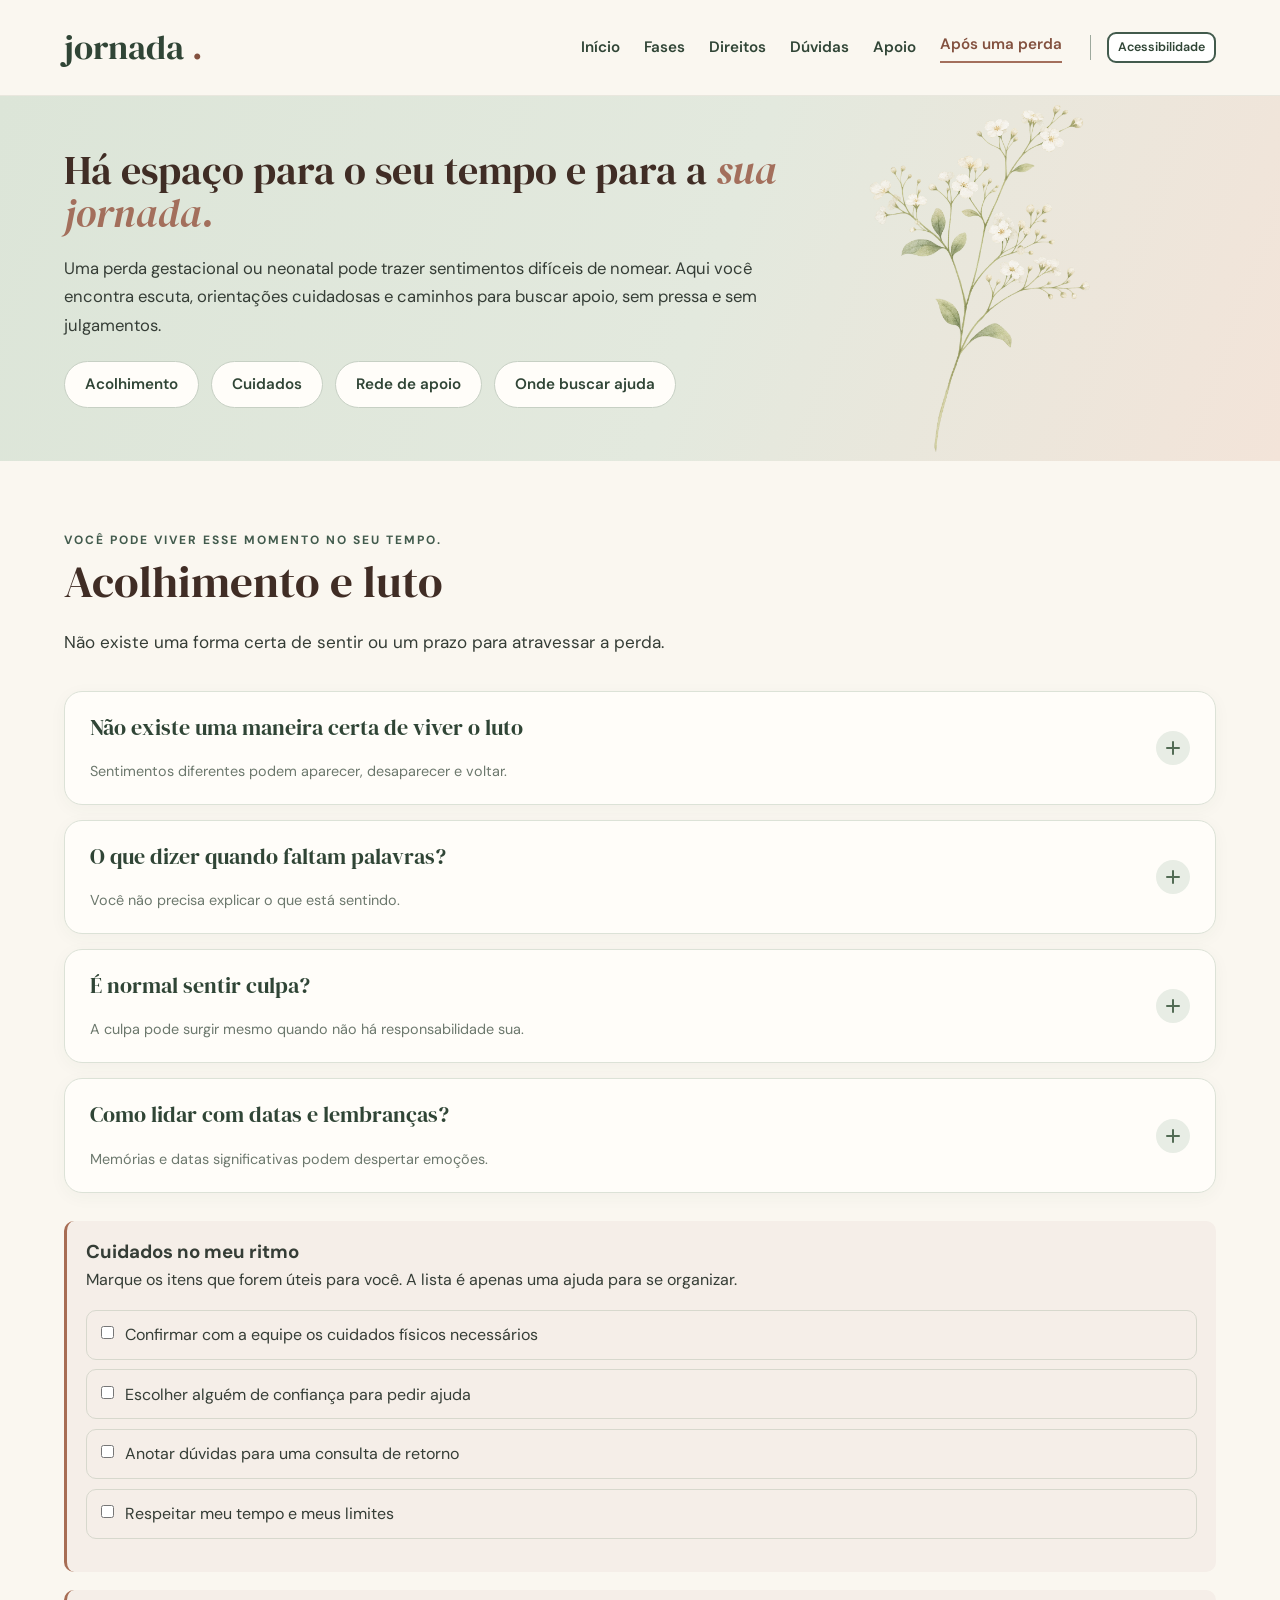
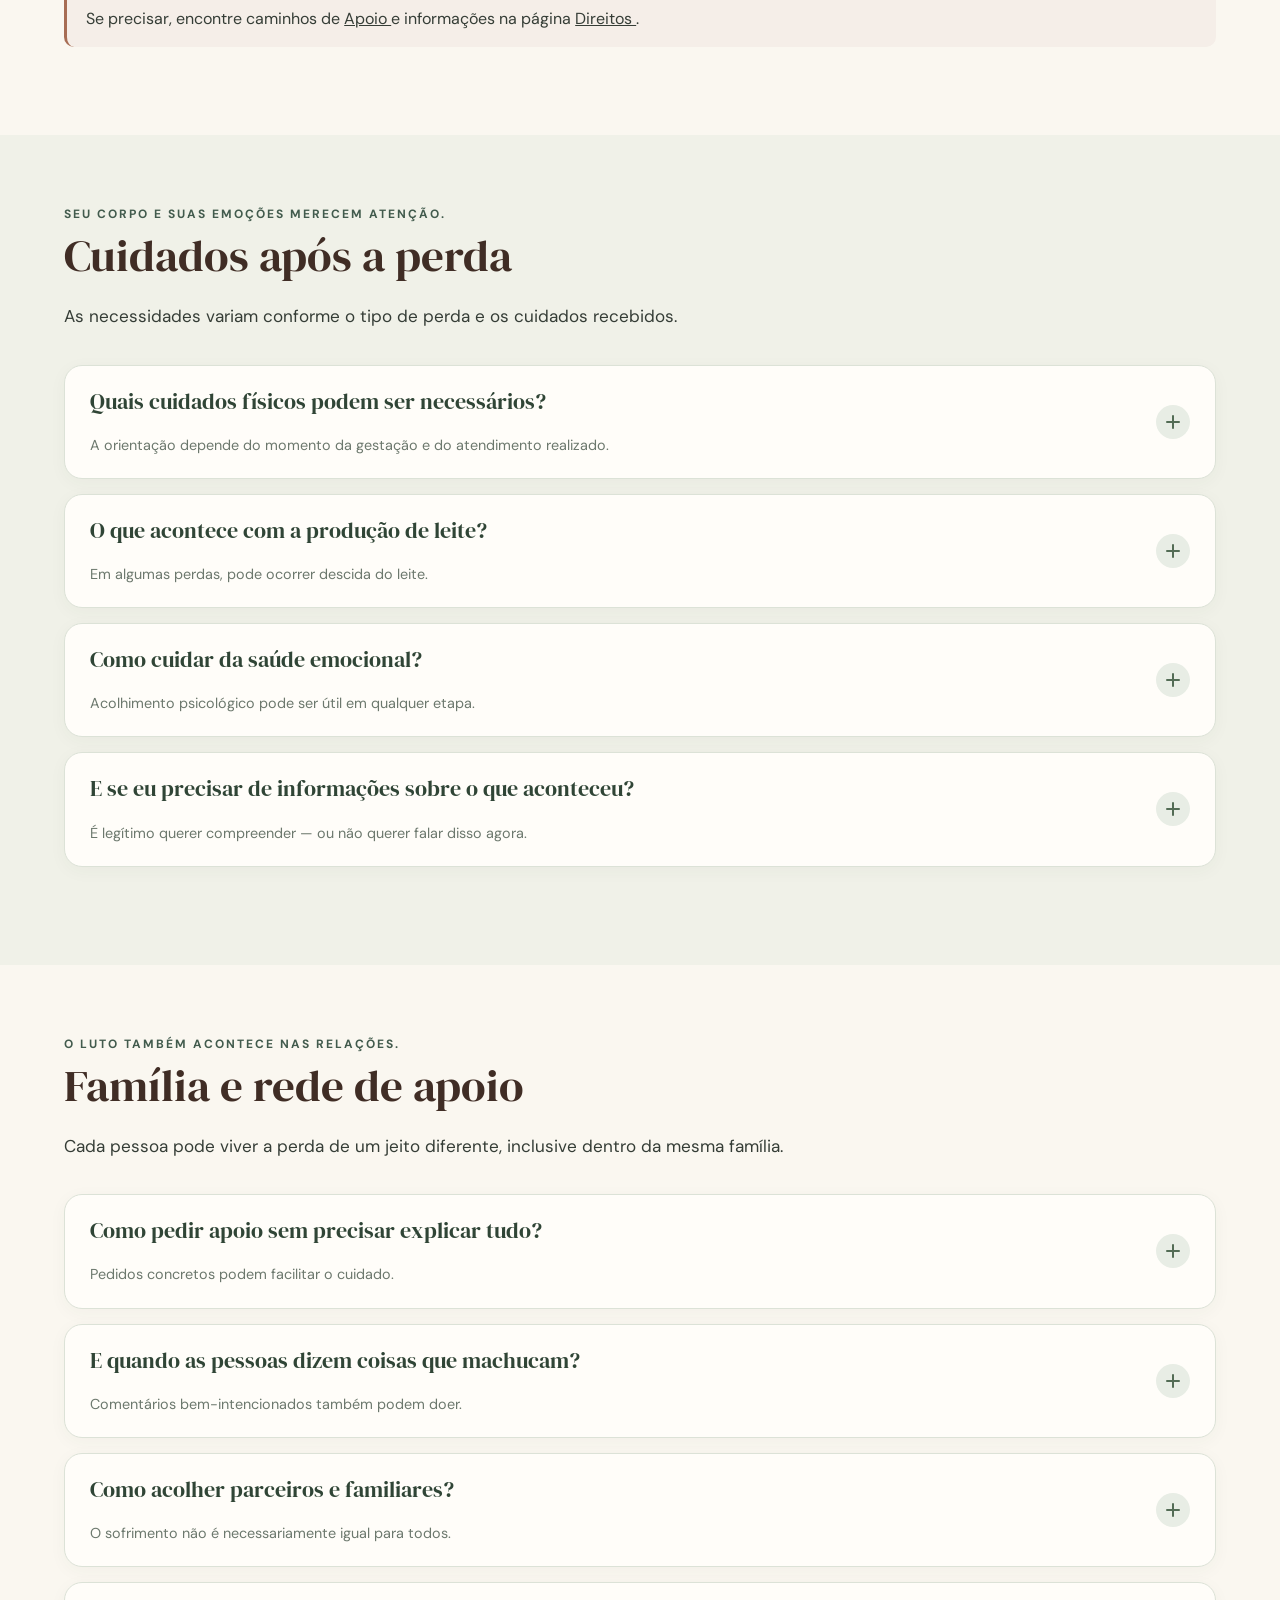
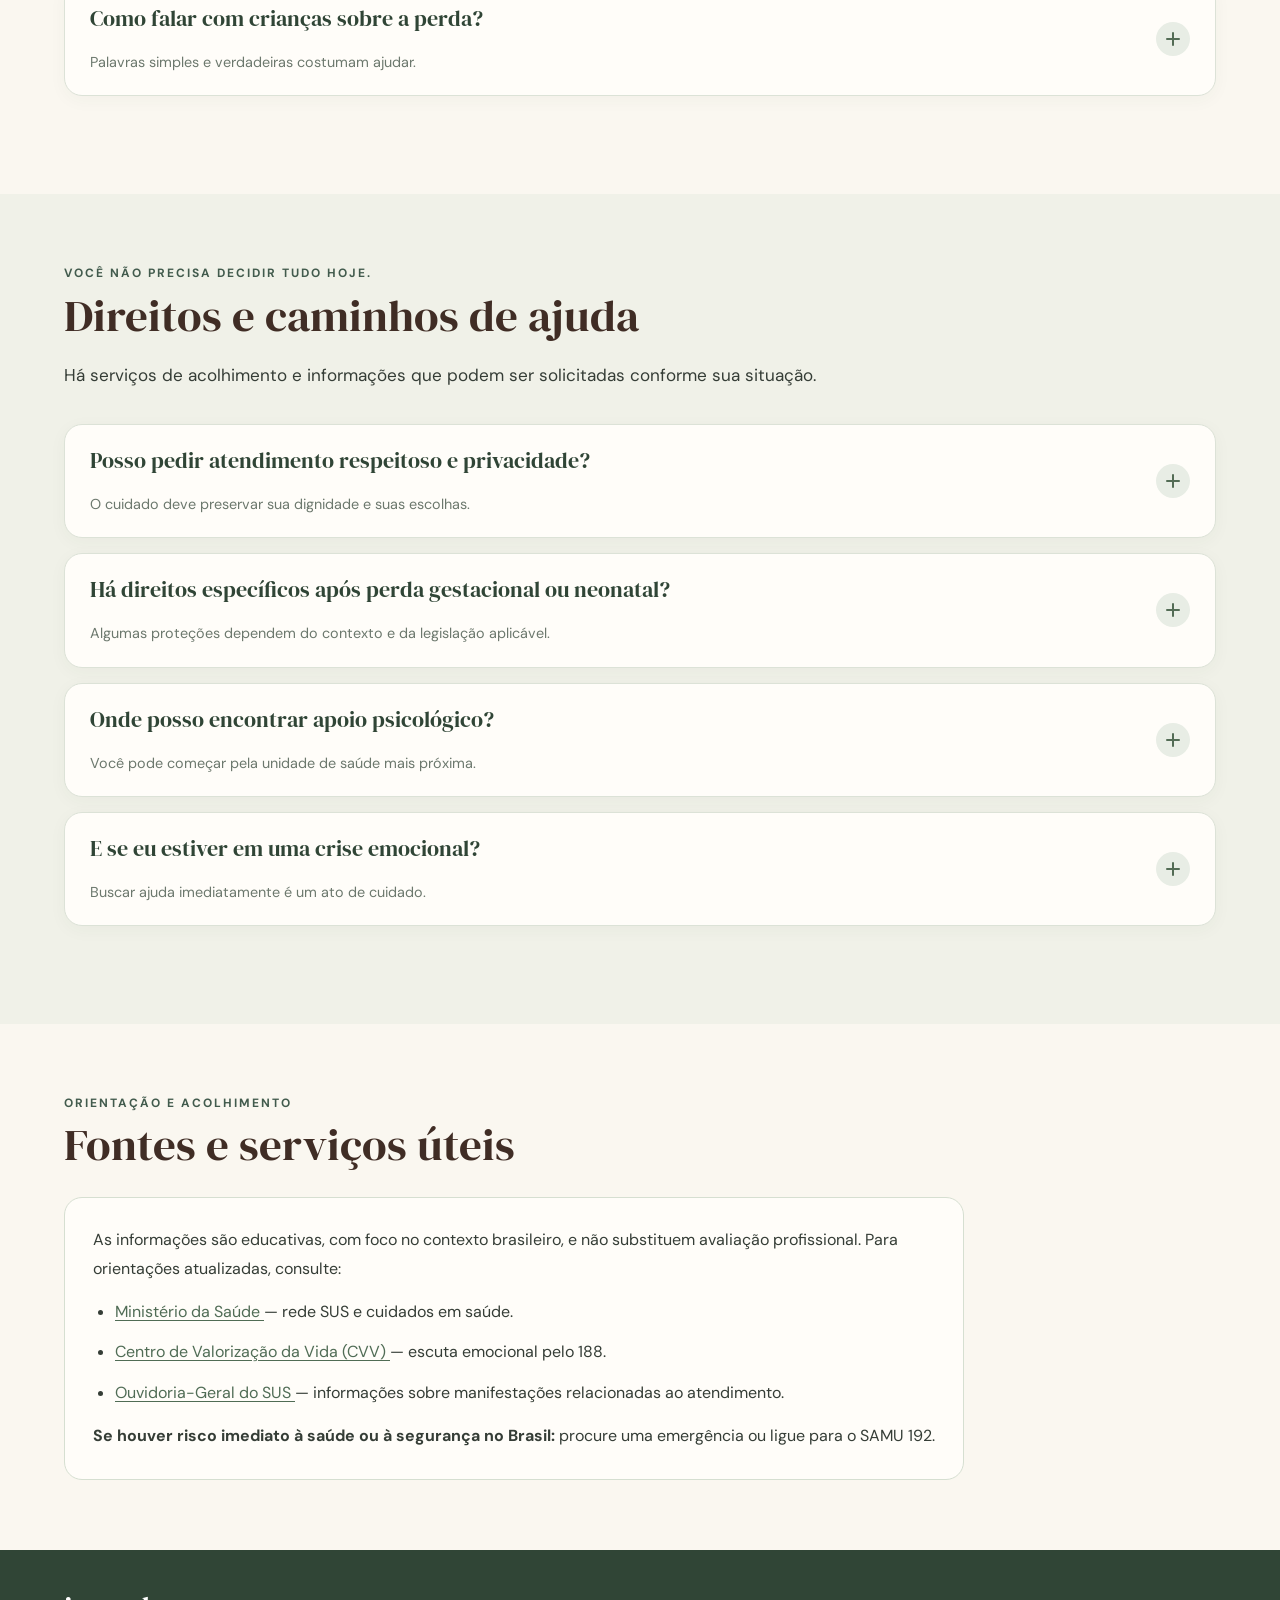
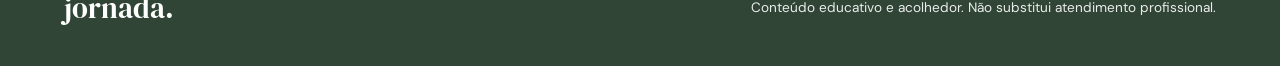
<file: perda.html>
<!DOCTYPE html>
<html lang="pt-BR">
 <head>
  <meta charset="utf-8"/>
  <meta content="width=device-width, initial-scale=1" name="viewport"/>
  <meta content="Acolhimento e orientações sobre luto gestacional e neonatal, cuidados após a perda, rede de apoio e onde buscar ajuda." name="description"/>
  <title>
   Após uma perda | Jornada
  </title>
  <link href="css/style.css" rel="stylesheet"/>
  <script defer="" src="js/main.js">
  </script>
  <style>
   .pagina-perda .pagina-apresentacao > .container {
  position:relative;
  z-index:2;
}

.pagina-perda .pagina-apresentacao .etiqueta {
  color:var(--verde);
}



.pagina-perda .pagina-apresentacao h1 em {
  color:var(--argila);
  font-weight:400;
}



.pagina-perda .ornamento-perda {
  position:absolute;
  top:0;
  right:0;
  height:100%;
  width:45%;
  max-width:none;
  object-fit:contain;
  object-position:center center;
  pointer-events: auto;
  z-index:1;
}

.pagina-perda .navegacao-fases {
  display:flex;
  flex-wrap:wrap;
  gap:12px;
  margin:0;
}

.pagina-perda .navegacao-fases a {
  display:inline-flex;
  align-items:center;
  justify-content:center;
  padding:12px 20px;
  border:1px solid #C7D0C4;
  border-radius:30px;
  background:#fffdf9;
  color:var(--verde-escuro);
  font:600 .95rem/1.4 'DM Sans',Arial,sans-serif;
  text-decoration:none;
  transition:background .2s,color .2s;
}

.pagina-perda .navegacao-fases a:hover {
  background:var(--verde);
  color:#fff;
}

.pagina-perda .secao-interna {
  padding:70px 0;
  scroll-margin-top:25px;
}

.pagina-perda .titulo-secao {
  display:flex;
  align-items:center;
  gap:22px;
  margin-bottom:18px;
}

.pagina-perda .numero-secao {
  display:flex;
  align-items:center;
  justify-content:center;
  flex-shrink:0;
  width:68px;
  height:68px;
  border-radius:50%;
  background:var(--verde-claro);
  color:var(--verde);
  font:400 1.8rem/1 'DM Serif Display',Georgia,serif;
}

.pagina-perda .titulo-secao .etiqueta {
  margin-bottom:5px;
  font-size:.75rem;
  letter-spacing:2px;
}

.pagina-perda .titulo-secao h2 {
  font:400 clamp(2rem,3.5vw,3rem)/1.2 'DM Serif Display',Georgia,serif;
  color:#402D25;
}

.pagina-perda .introducao-secao {
  max-width:850px;
  margin:0 0 32px;
  font-size:1.07rem;
  line-height:1.85;
}

.pagina-perda .cartilhas-grade {
  display:grid;
  grid-template-columns:1fr;
  gap:15px;
  margin:28px 0;
}

.pagina-perda .cartilha {
  min-width:0;
  background:#fffdf9;
  border:1px solid #dce2d7;
  border-radius:18px;
  overflow:hidden;
}

.pagina-perda .cartilha[open] {
  border-color:#aabca7;
}

.pagina-perda .cartilha-titulo {
  display:flex;
  align-items:center;
  justify-content:space-between;
  gap:18px;
  padding:21px 25px;
  cursor:pointer;
  list-style:none;
}

.pagina-perda .cartilha-titulo::-webkit-details-marker {
  display:none;
}

.pagina-perda .cartilha-titulo > span:first-child {
  display:flex;
  align-items:center;
  gap:17px;
  min-width:0;
  flex-wrap:wrap;
}

.pagina-perda .cartilha-numero {
  flex:0 0 43px;
  width:43px;
  height:43px;
  display:grid;
  place-items:center;
  border-radius:13px;
  background:var(--argila-clara);
  color:#86533f;
  font:400 1.25rem/1 'DM Serif Display',Georgia,serif;
}

.pagina-perda .cartilha-titulo strong {
  display:block;
  font:400 1.4rem/1.35 'DM Serif Display',Georgia,serif;
  color:var(--verde-escuro);
  margin:0;
}

.pagina-perda .cartilha-titulo small {
  display:block;
  width:100%;
  font-size:.9rem;
  line-height:1.6;
  color:#6c786d;
}

.pagina-perda .cartilha-icone {
  position:relative;
  display:grid;
  place-items:center;
  flex:0 0 34px;
  width:34px;
  height:34px;
  padding:0;
  border-radius:50%;
  background:#e8ede5;
  color:#536c55;
  font-size:0;
  line-height:0;

  transition:transform .2s;
}

.pagina-perda .cartilha-icone::before, .pagina-perda .cartilha-icone::after {
  content:"";
  position:absolute;
  top:50%;
  left:50%;
  background:currentColor;
  border-radius:2px;
  transform:translate(-50%,-50%);
}

.pagina-perda .cartilha-icone::before {
  width:14px;
  height:2px;
}

.pagina-perda .cartilha-icone::after {
  width:2px;
  height:14px;
}

.pagina-perda .cartilha[open] .cartilha-icone {
  transform:rotate(45deg);
}

.pagina-perda .cartilha-conteudo {
  border-top:1px solid #edf0e9;
  padding:8px 27px 27px;
  line-height:1.8;
  color:#49544a;
  overflow-wrap:anywhere;
}

.pagina-perda .cartilha-conteudo h4 {
  margin:22px 0 8px;
  color:#4e6952;
  font-size:1rem;
}

.pagina-perda .cartilha-conteudo p,.pagina-perda .cartilha-conteudo ul {
  margin:0 0 14px;
}

.pagina-perda .cartilha-conteudo ul {
  padding-left:22px;
}

.pagina-perda .cartilha-conteudo li {
  margin-bottom:8px;
}

.pagina-perda .cartilha-conteudo a,.pagina-perda .fontes-jornada a {
  color:#506c55;
  text-decoration:underline;
  text-underline-offset:3px;
}

.pagina-perda .cartilha-alerta {
  background:#f8ece6;
  border-left:4px solid #c9917b;
  padding:14px 16px;
  border-radius:8px;
  margin:18px 0;
}

.pagina-perda .cartilha-perguntas {
  background:#edf1e9;
  padding:16px;
  border-radius:12px;
  margin:18px 0;
}

.pagina-perda .cartilha-fonte {
  margin-top:22px;
  padding-top:14px;
  border-top:1px solid #e4e9df;
  font-size:.85rem;
  color:#68746a;
}

.pagina-perda .secao-fontes {
  padding:65px 0 75px;
  background:#ecefe8;
  border-top:1px solid #d6dfd1;
}

.pagina-perda .fontes-cabecalho h2 {
  font:400 clamp(2rem,3.5vw,3rem)/1.2 'DM Serif Display',Georgia,serif;
  color:var(--verde-escuro);
}

.pagina-perda .fontes-jornada {
  max-width:900px;
  margin-top:25px;
  padding:28px;
  background:#fffdf9;
  border:1px solid #d6dfd1;
  border-radius:18px;
  line-height:1.8;
}

.pagina-perda .fontes-jornada ul {
  padding-left:22px;
  margin:14px 0;
}

.pagina-perda .fontes-jornada li {
  margin-bottom:12px;
}

.pagina-perda .fontes-jornada p + p {
  margin-top:12px;
}

.pagina-perda .sr-only-direitos {
  position:absolute;
  width:1px;
  height:1px;
  padding:0;
  margin:-1px;
  overflow:hidden;
  clip:rect(0,0,0,0);
  white-space:nowrap;
  border:0;
}

@media(max-width:1050px) {
  .pagina-perda .ornamento-perda {
    opacity:.3;
    right:-110px;
  }

  .pagina-perda .pagina-apresentacao h1,

}

@media(max-width:700px) {
  

  .pagina-perda .ornamento-perda {
    opacity:.13;
    right:-45%;
    height:100%;
  }

  

  

  .pagina-perda .navegacao-fases {
    gap:10px;
  }

  .pagina-perda .navegacao-fases a {
    padding:10px 15px;
    font-size:.9rem;
  }

  .pagina-perda .secao-interna {
    padding:50px 0;
  }

  .pagina-perda .titulo-secao {
    align-items:flex-start;
    gap:15px;
  }

  .pagina-perda .numero-secao {
    width:52px;
    height:52px;
    font-size:1.35rem;
  }

  .pagina-perda .cartilha-titulo {
    padding:18px;
  }

  .pagina-perda .cartilha-titulo strong {
    font-size:1.18rem;
  }

  .pagina-perda .cartilha-conteudo {
    padding:8px 20px 22px;
  }

  .pagina-perda .fontes-jornada {
    padding:20px;
  }

}

@media(prefers-reduced-motion:reduce) {
  .pagina-perda .cartilha-icone,.pagina-perda .navegacao-fases a {
    transition:none;
  }

}


.pagina-perda .ornamento-perda {
  width: 46%;
  height: 100%;
  right: 0;
  object-fit: contain;
  object-position: center center;
  opacity: .9;
  -webkit-mask-image: linear-gradient(to right, transparent, black 26%);
  mask-image: linear-gradient(to right, transparent, black 26%);
}
.pagina-perda .pagina-apresentacao > .container {
  pointer-events: none;
}
.pagina-perda .pagina-apresentacao .navegacao-fases {
  pointer-events: auto;
}
.pagina-perda .cartilha-conteudo p + p {
  margin-top: 12px;
}
.pagina-perda .cartilha-conteudo strong {
  color: var(--verde-escuro);
}
@media (max-width: 1050px) {
  .pagina-perda .ornamento-perda {
    opacity: .23;
    right: -10%;
  }
  .pagina-perda .pagina-apresentacao h1,
  
}
@media (max-width: 700px) {
  .pagina-perda .ornamento-perda {
    width: 100%;
    height: 100%;
    right: -35%;
    opacity: .13;
  }
  .pagina-perda .pagina-apresentacao h1,
  
}
  
/* Entrada compacta aprovada para perda. */

.pagina-perda .pagina-apresentacao .ornamento-perda { max-height: 100%; }
@media (max-width: 700px) {
  
}

/* Ajuste visual aprovado: cabeçalho interno mais compacto e verde suave mais presente. */

@media (max-width: 700px) {
  
}
  </style>
 </head>
 <body class="pagina-perda">
  <a class="pular-conteudo" href="#conteudo">
   Pular para o conteúdo
  </a>
  <header class="topo">
   <div class="container cabecalho">
    <a class="logo" href="index.html">
     jornada
     <span>
      .
     </span>
    </a>
    <nav aria-label="Navegação principal" class="menu">
     <a href="index.html">
      Início
     </a>
     <a href="fases.html">
      Fases
     </a>
     <a href="direitos.html">
      Direitos
     </a>
     <a href="duvidas.html">
      Dúvidas
     </a>
     <a href="apoio.html">
      Apoio
     </a>
     <a aria-current="page" href="perda.html">
      Após uma perda
     </a>
    </nav>
    <button aria-controls="painel-acessibilidade" aria-expanded="false" class="botao-acessibilidade" type="button">
     Acessibilidade
    </button>
   </div>
  </header>

  <section aria-label="Preferências de acessibilidade" class="painel-acessibilidade" hidden="" id="painel-acessibilidade">
   <div class="container painel-acessibilidade-conteudo">
    <strong>
     Preferências de acessibilidade
    </strong>
    <div class="painel-acessibilidade-opcoes">
     <button data-tamanho="normal" type="button">
      Texto normal
     </button>
     <button data-tamanho="maior" type="button">
      Texto maior
     </button>
     <button data-tamanho="extra" type="button">
      Texto extra
     </button>
     <button aria-pressed="false" id="alternar-contraste" type="button">
      Alto contraste
     </button>
    </div>
   </div>
  </section>

  <main id="conteudo">
   <section class="pagina-apresentacao">
    <img alt="Ramo delicado em aquarela, com pequenas flores claras e folhas verde-sálvia." class="ornamento-perda" src="assets/perda-mosquitinho-aquarela.png" data-descricao="Ilustração delicada em aquarela, associada ao acolhimento após uma perda." tabindex="0"/>
    <div class="container">
     <h1>
      Há espaço para o seu tempo e para a
      <em>
       sua jornada.
      </em>
     </h1>
     <p>
      Uma perda gestacional ou neonatal pode trazer sentimentos difíceis de nomear. Aqui você encontra
escuta, orientações cuidadosas e caminhos para buscar apoio, sem pressa e sem julgamentos.
     </p>
     <nav aria-label="Navegar pelos temas após uma perda" class="navegacao-fases">
      <a href="#acolhimento">
       Acolhimento
      </a>
      <a href="#cuidados">
       Cuidados
      </a>
      <a href="#relacoes">
       Rede de apoio
      </a>
      <a href="#caminhos">
       Onde buscar ajuda
      </a>
     </nav>
    </div>
   </section>

   <section class="secao-interna" id="acolhimento">
    <div class="container">
     <div class="titulo-secao">
      <div>
       <p class="etiqueta">
        Você pode viver esse momento no seu tempo.
       </p>
       <h2>
        Acolhimento e luto
       </h2>
      </div>
     </div>
     <p class="introducao-secao">
      Não existe uma forma certa de sentir ou um prazo para atravessar a perda.
     </p>
     <div class="cartilhas-grade">
      <details class="cartilha">
       <summary class="cartilha-titulo">
        <span>
         <strong>
          Não existe uma maneira certa de viver o luto
         </strong>
         <small>
          Sentimentos diferentes podem aparecer, desaparecer e voltar.
         </small>
        </span>
        <span aria-hidden="true" class="cartilha-icone">
         +
        </span>
       </summary>
       <div class="cartilha-conteudo">
        <h3>
         O que pode acontecer
        </h3>
        <p>
         Tristeza, raiva, culpa, alívio, vazio ou confusão podem coexistir. Algumas pessoas choram muito;
outras ficam em silêncio ou seguem a rotina no automático.
        </p>
        <h3>
         O que pode ajudar
        </h3>
        <p>
         Respeitar seu próprio ritmo, reduzir cobranças e procurar pessoas que escutem sem julgar.
        </p>
        <h3>
         Para entender melhor
        </h3>
        <p>
         O luto não segue uma sequência fixa. Algumas pessoas precisam conversar; outras preferem
silêncio. Respeitar o próprio ritmo não significa deixar de procurar ajuda quando o sofrimento
fica insuportável.
        </p>
        <p>
         Algumas pessoas querem conversar; outras precisam de silêncio ou de tempo. A intensidade do
         luto não mede o vínculo com o bebê, e não há prazo obrigatório para se sentir melhor.
        </p>
       </div>
      </details>

      <details class="cartilha">
       <summary class="cartilha-titulo">
        <span>
         <strong>
          O que dizer quando faltam palavras?
         </strong>
         <small>
          Você não precisa explicar o que está sentindo.
         </small>
        </span>
        <span aria-hidden="true" class="cartilha-icone">
         +
        </span>
       </summary>
       <div class="cartilha-conteudo">
        <h3>
         Para você
        </h3>
        <p>
         Frases simples como “hoje não quero conversar” ou “preciso de companhia” são suficientes.
        </p>
        <h3>
         Para quem acompanha
        </h3>
        <p>
         Escutar, oferecer presença e evitar comparações ou tentativas de encontrar uma explicação
         para a perda.
        </p>
        <h3>
         Para entender melhor
        </h3>
        <p>
         Você pode dizer “não consigo falar sobre isso agora” ou pedir que uma pessoa de confiança
comunique o ocorrido a familiares. Não existe obrigação de dar explicações.
        </p>
       </div>
      </details>

      <details class="cartilha">
       <summary class="cartilha-titulo">
        <span>
         <strong>
          É normal sentir culpa?
         </strong>
         <small>
          A culpa pode surgir mesmo quando não há responsabilidade sua.
         </small>
        </span>
        <span aria-hidden="true" class="cartilha-icone">
         +
        </span>
       </summary>
       <div class="cartilha-conteudo">
        <h3>
         Entendendo o sentimento
        </h3>
        <p>
         Buscar respostas e revisitar acontecimentos é comum no luto. Sentir culpa não significa que você
causou a perda.
        </p>
        <h3>
         Quando buscar ajuda
        </h3>
        <p>
         Se a culpa estiver persistente, intensa ou dificultar seu cotidiano, conversar com um
profissional pode ajudar.
        </p>
        <h3>
         Para entender melhor
        </h3>
        <p>
         Muitas perdas acontecem por fatores que a pessoa não controla. Se desejar compreender possíveis
causas, peça uma conversa com a equipe e pergunte quais informações realmente estão disponíveis.
        </p>
        <p>
         Depois de uma perda, é comum procurar explicações e pensar no que poderia ter sido
         diferente. Muitas perdas gestacionais têm causas que não poderiam ter sido evitadas pela
         pessoa grávida; conversar com a equipe pode ajudar a compreender o que se sabe e o que
         permanece incerto.
        </p>
       </div>
      </details>

      <details class="cartilha">
       <summary class="cartilha-titulo">
        <span>
         <strong>
          Como lidar com datas e lembranças?
         </strong>
         <small>
          Memórias e datas significativas podem despertar emoções.
         </small>
        </span>
        <span aria-hidden="true" class="cartilha-icone">
         +
        </span>
       </summary>
       <div class="cartilha-conteudo">
        <h3>
         Possibilidades
        </h3>
        <p>
         Você pode guardar lembranças, criar um pequeno ritual, escrever uma carta ou optar por não fazer
nada agora.
        </p>
        <h3>
         Seu direito de escolher
        </h3>
        <p>
         Não há obrigação de guardar objetos, compartilhar a história ou participar de homenagens.
        </p>
        <h3>
         Para entender melhor
        </h3>
        <p>
         Algumas famílias guardam cartas, fotos ou objetos; outras preferem não fazê-lo. Escolha o que
fizer sentido e saiba que essa decisão pode mudar com o tempo.
        </p>
       </div>
      </details>
     </div>

     <div class="bloco-dica">
      <h3>
       Cuidados no meu ritmo
      </h3>
      <p>
       Marque os itens que forem úteis para você. A lista é apenas uma ajuda para se organizar.
      </p>
      <div aria-label="Cuidados no meu ritmo" class="checklist-jornada">
       <label>
        <input type="checkbox"/>
        <span>
         Confirmar com a equipe os cuidados físicos necessários
        </span>
       </label>
       <label>
        <input type="checkbox"/>
        <span>
         Escolher alguém de confiança para pedir ajuda
        </span>
       </label>
       <label>
        <input type="checkbox"/>
        <span>
         Anotar dúvidas para uma consulta de retorno
        </span>
       </label>
       <label>
        <input type="checkbox"/>
        <span>
         Respeitar meu tempo e meus limites
        </span>
       </label>
      </div>
     </div>
     <p class="bloco-dica">
      Se precisar, encontre caminhos de
      <a href="apoio.html">
       Apoio
      </a>
      e informações na página
      <a href="direitos.html">
       Direitos
      </a>
      .
     </p>
    </div>
   </section>

   <section class="secao-interna secao-fundo" id="cuidados">
    <div class="container">
     <div class="titulo-secao">
      <div>
       <p class="etiqueta">
        Seu corpo e suas emoções merecem atenção.
       </p>
       <h2>
        Cuidados após a perda
       </h2>
      </div>
     </div>
     <p class="introducao-secao">
      As necessidades variam conforme o tipo de perda e os cuidados recebidos.
     </p>
     <div class="cartilhas-grade">
      <details class="cartilha">
       <summary class="cartilha-titulo">
        <span>
         <strong>
          Quais cuidados físicos podem ser necessários?
         </strong>
         <small>
          A orientação depende do momento da gestação e do atendimento realizado.
         </small>
        </span>
        <span aria-hidden="true" class="cartilha-icone">
         +
        </span>
       </summary>
       <div class="cartilha-conteudo">
        <h3>
         Acompanhamento
        </h3>
        <p>
         Peça à equipe de saúde orientações sobre recuperação, sangramento esperado, controle da dor e
necessidade de retorno.
        </p>
        <h3>
         Atenção
        </h3>
        <p>
         Procure atendimento urgente diante de sangramento muito intenso, febre, dor forte ou piorando,
desmaio, falta de ar ou secreção com odor desagradável.
        </p>
        <h3>
         Para entender melhor
        </h3>
        <p>
         A necessidade de exames, medicamentos ou procedimentos depende da idade gestacional e das
circunstâncias da perda. Febre, dor forte, desmaio ou sangramento intenso exigem avaliação
urgente.
        </p>
        <p>
         Mesmo após uma perda, o corpo pode precisar de acompanhamento para avaliar sangramento,
         dor, recuperação uterina e outras necessidades. Febre, sangramento muito intenso, desmaio
         ou dor forte são motivos para procurar atendimento imediatamente.
        </p>
       </div>
      </details>

      <details class="cartilha">
       <summary class="cartilha-titulo">
        <span>
         <strong>
          O que acontece com a produção de leite?
         </strong>
         <small>
          Em algumas perdas, pode ocorrer descida do leite.
         </small>
        </span>
        <span aria-hidden="true" class="cartilha-icone">
         +
        </span>
       </summary>
       <div class="cartilha-conteudo">
        <h3>
         Converse com a equipe
        </h3>
        <p>
         Existem medidas para aliviar desconforto e, em determinadas situações, opções de tratamento. A
conduta deve ser individualizada.
        </p>
        <h3>
         Procure avaliação
        </h3>
        <p>
         Vermelhidão importante, febre ou dor intensa nas mamas precisam de avaliação de saúde.
        </p>
        <h3>
         Para entender melhor
        </h3>
        <p>
         Após algumas perdas pode ocorrer produção de leite, com desconforto e sensibilidade. Não utilize
medicamentos ou métodos para interromper a lactação sem orientação profissional.
        </p>
        <p>
         A produção de leite pode acontecer mesmo após uma perda, e isso pode ser fisicamente
         desconfortável e emocionalmente difícil. A equipe pode orientar medidas de conforto e
         avaliar condutas seguras de acordo com cada situação.
        </p>
       </div>
      </details>

      <details class="cartilha">
       <summary class="cartilha-titulo">
        <span>
         <strong>
          Como cuidar da saúde emocional?
         </strong>
         <small>
          Acolhimento psicológico pode ser útil em qualquer etapa.
         </small>
        </span>
        <span aria-hidden="true" class="cartilha-icone">
         +
        </span>
       </summary>
       <div class="cartilha-conteudo">
        <h3>
         Apoio possível
        </h3>
        <p>
         Você pode buscar atendimento na atenção primária do SUS, em serviços de saúde mental ou com
profissional de sua confiança.
        </p>
        <h3>
         Sinais de atenção
        </h3>
        <p>
         Sofrimento intenso que não diminui, isolamento extremo, impossibilidade de realizar cuidados
básicos ou pensamentos de se machucar merecem ajuda profissional imediata.
        </p>
        <h3>
         Para entender melhor
        </h3>
        <p>
         Apoio psicológico pode ser útil mesmo quando a pessoa não sabe nomear o que sente. Procure ajuda
se o sofrimento estiver impedindo alimentação, sono ou atividades essenciais.
        </p>
        <p>
         O acompanhamento psicológico pode ser útil, mas não precisa seguir um único formato. Você
         pode pedir acolhimento individual, com a família ou com pessoas de confiança, e mudar de
         ideia sobre o que deseja compartilhar.
        </p>
       </div>
      </details>

      <details class="cartilha">
       <summary class="cartilha-titulo">
        <span>
         <strong>
          E se eu precisar de informações sobre o que aconteceu?
         </strong>
         <small>
          É legítimo querer compreender — ou não querer falar disso agora.
         </small>
        </span>
        <span aria-hidden="true" class="cartilha-icone">
         +
        </span>
       </summary>
       <div class="cartilha-conteudo">
        <h3>
         Na consulta
        </h3>
        <p>
         Você pode pedir explicações em linguagem clara sobre exames, hipóteses, condutas e
         acompanhamento.
        </p>
        <h3>
         No seu ritmo
        </h3>
        <p>
         Anote dúvidas ou leve uma pessoa de confiança. Você pode pedir uma conversa em outro momento, se
possível.
        </p>
        <h3>
         Para entender melhor
        </h3>
        <p>
         Peça que expliquem os resultados disponíveis e o que permanece incerto. Nem sempre é possível
determinar a causa de uma perda, e isso não deve ser apresentado como culpa da família.
        </p>
       </div>
      </details>
     </div>
    </div>
   </section>

   <section class="secao-interna" id="relacoes">
    <div class="container">
     <div class="titulo-secao">
      <div>
       <p class="etiqueta">
        O luto também acontece nas relações.
       </p>
       <h2>
        Família e rede de apoio
       </h2>
      </div>
     </div>
     <p class="introducao-secao">
      Cada pessoa pode viver a perda de um jeito diferente, inclusive dentro da mesma família.
     </p>
     <div class="cartilhas-grade">
      <details class="cartilha">
       <summary class="cartilha-titulo">
        <span>
         <strong>
          Como pedir apoio sem precisar explicar tudo?
         </strong>
         <small>
          Pedidos concretos podem facilitar o cuidado.
         </small>
        </span>
        <span aria-hidden="true" class="cartilha-icone">
         +
        </span>
       </summary>
       <div class="cartilha-conteudo">
        <h3>
         Exemplos
        </h3>
        <p>
         “Você pode ficar comigo hoje?”, “Pode me acompanhar à consulta?” ou “Preciso de ajuda com as
tarefas de casa”.
        </p>
        <h3>
         Limites
        </h3>
        <p>
         Também é válido pedir silêncio, privacidade ou um tempo sem visitas.
        </p>
        <h3>
         Para entender melhor
        </h3>
        <p>
         Você pode pedir ajuda com compras, alimentação, tarefas de casa ou deslocamentos. Também é
válido pedir privacidade e menos mensagens por um período.
        </p>
       </div>
      </details>

      <details class="cartilha">
       <summary class="cartilha-titulo">
        <span>
         <strong>
          E quando as pessoas dizem coisas que machucam?
         </strong>
         <small>
          Comentários bem-intencionados também podem doer.
         </small>
        </span>
        <span aria-hidden="true" class="cartilha-icone">
         +
        </span>
       </summary>
       <div class="cartilha-conteudo">
        <h3>
         Você pode responder
        </h3>
        <p>
         “Prefiro não ouvir comparações”, “Não quero falar sobre uma próxima gravidez agora” ou “Preciso
que você apenas me escute”.
        </p>
        <h3>
         Para a rede
        </h3>
        <p>
         Evite frases que minimizem a perda. Pergunte o que a pessoa precisa, sem exigir respostas.
        </p>
        <h3>
         Para entender melhor
        </h3>
        <p>
         Comentários como “você pode tentar de novo” podem causar dor. Se desejar, responda: “Preciso que
você apenas me escute, sem tentar resolver”.
        </p>
       </div>
      </details>

      <details class="cartilha">
       <summary class="cartilha-titulo">
        <span>
         <strong>
          Como acolher parceiros e familiares?
         </strong>
         <small>
          O sofrimento não é necessariamente igual para todos.
         </small>
        </span>
        <span aria-hidden="true" class="cartilha-icone">
         +
        </span>
       </summary>
       <div class="cartilha-conteudo">
        <h3>
         Escuta
        </h3>
        <p>
         Abrir espaço para sentimentos diferentes pode reduzir mal-entendidos.
        </p>
        <h3>
         Cuidado compartilhado
        </h3>
        <p>
         Se houver dificuldades de comunicação, uma conversa mediada por profissional pode ser útil.
        </p>
        <h3>
         Para entender melhor
        </h3>
        <p>
         Cada pessoa pode reagir de maneira diferente. Evite exigir que o outro sinta ou demonstre o luto
do mesmo modo. Apoio mútuo e conversas respeitosas podem ajudar.
        </p>
       </div>
      </details>

      <details class="cartilha">
       <summary class="cartilha-titulo">
        <span>
         <strong>
          Como falar com crianças sobre a perda?
         </strong>
         <small>
          Palavras simples e verdadeiras costumam ajudar.
         </small>
        </span>
        <span aria-hidden="true" class="cartilha-icone">
         +
        </span>
       </summary>
       <div class="cartilha-conteudo">
        <h3>
         Uma conversa possível
        </h3>
        <p>
         Use explicações adequadas à idade, sem metáforas confusas como “foi dormir”, e permita
         perguntas.
        </p>
        <h3>
         Acolhimento
        </h3>
        <p>
         Reforce que a criança não causou a perda e que adultos continuarão cuidando dela.
        </p>
        <h3>
         Para entender melhor
        </h3>
        <p>
         Use palavras simples e verdadeiras, adequadas à idade, evitando explicações que possam
confundir. Permita perguntas e procure apoio especializado se necessário.
        </p>
       </div>
      </details>
     </div>
    </div>
   </section>

   <section class="secao-interna secao-fundo" id="caminhos">
    <div class="container">
     <div class="titulo-secao">
      <div>
       <p class="etiqueta">
        Você não precisa decidir tudo hoje.
       </p>
       <h2>
        Direitos e caminhos de ajuda
       </h2>
      </div>
     </div>
     <p class="introducao-secao">
      Há serviços de acolhimento e informações que podem ser solicitadas conforme sua situação.
     </p>
     <div class="cartilhas-grade">
      <details class="cartilha">
       <summary class="cartilha-titulo">
        <span>
         <strong>
          Posso pedir atendimento respeitoso e privacidade?
         </strong>
         <small>
          O cuidado deve preservar sua dignidade e suas escolhas.
         </small>
        </span>
        <span aria-hidden="true" class="cartilha-icone">
         +
        </span>
       </summary>
       <div class="cartilha-conteudo">
        <h3>
         No serviço de saúde
        </h3>
        <p>
         Você pode solicitar explicações claras, privacidade, respeito à sua história e orientação sobre
os próximos passos.
        </p>
        <h3>
         Se não se sentir acolhida
        </h3>
        <p>
         É possível buscar a ouvidoria do serviço e, no SUS, os canais de ouvidoria disponíveis na
         sua região.
        </p>
        <h3>
         Para entender melhor
        </h3>
        <p>
         Você pode pedir um ambiente reservado, explicações cuidadosas e respeito às suas decisões. A
equipe deve considerar necessidades culturais, familiares e emocionais.
        </p>
        <p>
         Você pode solicitar explicações claras, privacidade e cuidado sensível ao luto. Se quiser,
         pergunte sobre possibilidades de despedida, lembranças e encaminhamento para apoio,
         respeitando suas escolhas e as regras do serviço.
        </p>
       </div>
      </details>

      <details class="cartilha">
       <summary class="cartilha-titulo">
        <span>
         <strong>
          Há direitos específicos após perda gestacional ou neonatal?
         </strong>
         <small>
          Algumas proteções dependem do contexto e da legislação aplicável.
         </small>
        </span>
        <span aria-hidden="true" class="cartilha-icone">
         +
        </span>
       </summary>
       <div class="cartilha-conteudo">
        <h3>
         Orientação individual
        </h3>
        <p>
         Questões de afastamento do trabalho, registro, documentação e procedimentos hospitalares podem
variar conforme a situação.
        </p>
        <h3>
         Onde confirmar
        </h3>
        <p>
         Peça orientação ao serviço de saúde, à assistência social ou a um serviço de orientação
jurídica, como a Defensoria Pública.
        </p>
        <h3>
         Para entender melhor
        </h3>
        <p>
         As regras dependem do tipo de perda, idade gestacional e vínculo de trabalho. Consulte a página
Direitos e os serviços oficiais para informações atualizadas sobre documentação e benefícios.
        </p>
       </div>
      </details>

      <details class="cartilha">
       <summary class="cartilha-titulo">
        <span>
         <strong>
          Onde posso encontrar apoio psicológico?
         </strong>
         <small>
          Você pode começar pela unidade de saúde mais próxima.
         </small>
        </span>
        <span aria-hidden="true" class="cartilha-icone">
         +
        </span>
       </summary>
       <div class="cartilha-conteudo">
        <h3>
         Pelo SUS
        </h3>
        <p>
         Uma UBS pode orientar sobre acolhimento e encaminhamento conforme as necessidades e a rede
         local.
        </p>
        <h3>
         Outras possibilidades
        </h3>
        <p>
         Profissionais de psicologia, grupos de apoio ao luto e serviços comunitários também podem
oferecer escuta.
        </p>
        <h3>
         Para entender melhor
        </h3>
        <p>
         A UBS pode orientar sobre o cuidado em saúde mental e encaminhamentos disponíveis. A pessoa pode
solicitar acolhimento mesmo meses depois da perda.
        </p>
       </div>
      </details>

      <details class="cartilha">
       <summary class="cartilha-titulo">
        <span>
         <strong>
          E se eu estiver em uma crise emocional?
         </strong>
         <small>
          Buscar ajuda imediatamente é um ato de cuidado.
         </small>
        </span>
        <span aria-hidden="true" class="cartilha-icone">
         +
        </span>
       </summary>
       <div class="cartilha-conteudo">
        <h3>
         Se houver risco imediato
        </h3>
        <p>
         No Brasil, procure um serviço de urgência ou ligue para o SAMU 192.
        </p>
        <h3>
         Para conversar
        </h3>
        <p>
         O CVV oferece apoio emocional gratuito pelo telefone 188 e em cvv.org.br. Em risco imediato, não
espere por atendimento online.
        </p>
        <h3>
         Para entender melhor
        </h3>
        <p>
         Se houver risco de autolesão ou incapacidade de manter-se segura, procure urgência
imediatamente. No Brasil, o SAMU é 192 e o CVV, 188, oferece escuta emocional.
        </p>
       </div>
      </details>
     </div>
    </div>
   </section>

   <section class="secao-interna" id="fontes">
    <div class="container">
     <div class="titulo-secao">
      <div>
       <p class="etiqueta">
        ORIENTAÇÃO E ACOLHIMENTO
       </p>
       <h2>
        Fontes e serviços úteis
       </h2>
      </div>
     </div>

     <div class="fontes-jornada">
      <p>
       As informações são educativas, com foco no contexto brasileiro, e não substituem avaliação
profissional. Para orientações atualizadas, consulte:
      </p>
      <ul>
       <li>
        <a href="https://www.gov.br/saude/pt-br" rel="noopener noreferrer" target="_blank">
         Ministério da Saúde
        </a>
        — rede SUS e cuidados em saúde.
       </li>
       <li>
        <a href="https://www.cvv.org.br/" rel="noopener noreferrer" target="_blank">
         Centro de Valorização da Vida (CVV)
        </a>
        — escuta emocional pelo 188.
       </li>
       <li>
        <a href="https://www.gov.br/pt-br/servicos/registrar-manifestacao-na-ouvidoria-geral-do-sus" rel="noopener noreferrer" target="_blank">
         Ouvidoria-Geral do SUS
        </a>
        — informações sobre manifestações relacionadas ao atendimento.
       </li>
      </ul>
      <p>
       <strong>
        Se houver risco imediato à saúde ou à segurança no Brasil:
       </strong>
       procure uma emergência ou ligue para o SAMU 192.
      </p>
     </div>
    </div>
   </section>
  </main>

  <footer class="rodape">
   <div class="container">
    <p class="rodape-logo">
     jornada.
    </p>
    <p>
     Conteúdo educativo e acolhedor. Não substitui atendimento profissional.
    </p>
   </div>
  </footer>
  <button aria-label="Voltar ao topo da página" class="voltar-topo" id="voltar-topo" title="Voltar ao topo" type="button">
   <svg aria-hidden="true" fill="none" height="22" stroke="currentColor" stroke-linecap="round" stroke-linejoin="round" stroke-width="2" viewbox="0 0 24 24" width="22">
    <path d="M12 19V5">
    </path>
    <path d="m5 12 7-7 7 7">
    </path>
   </svg>
  </button>
 </body>
</html>
</file>
<file: css/style.css>
@import url('https://fonts.googleapis.com/css2?family=DM+Sans:wght@400;500;600;700&family=DM+Serif+Display&display=swap');

:root {

  --creme: #FAF7F0;

  --verde: #425B4D;

  --verde-escuro: #304536;

  --verde-claro: #E5E8DD;

  --argila: #A36F5C;

  --argila-clara: #F3E4D9;

  --texto: #353D36;

  --branco: #FFFFFF;

}

* {

  margin: 0;

  padding: 0;

  box-sizing: border-box;

}

html {

  scroll-behavior: smooth;

}

body {

  font-family: 'DM Sans', Arial, sans-serif;

  background: var(--creme);

  color: var(--texto);

  line-height: 1.6;

}

a {

  color: inherit;

}

button,

a,

summary {

  -webkit-tap-highlight-color: transparent;

}

a:focus-visible,

button:focus-visible,

summary:focus-visible {

  outline: 3px solid var(--argila);

  outline-offset: 4px;

}

.container {

  width: 90%;

  max-width: 1320px;

  margin: 0 auto;

}

.pular-conteudo {

  position: absolute;

  top: -100px;

  left: 15px;

  z-index: 1000;

  padding: 12px 18px;

  background: var(--verde-escuro);

  color: var(--branco);

  border-radius: 8px;

}

.pular-conteudo:focus {

  top: 15px;

}

/* Cabeçalho */

.topo {

  background: var(--creme);

  border-bottom: 1px solid #E9E7DE;

}

.cabecalho {

  display: flex;

  align-items: center;

  justify-content: space-between;

  gap: 30px;

  min-height: 95px;

}

.logo {

  font-family: 'DM Serif Display', Georgia, serif;

  font-size: 2.2rem;

  color: var(--verde-escuro);

  text-decoration: none;

  white-space: nowrap;

}

.logo span {

  color: var(--argila);

}

.menu {

  display: flex;

  align-items: center;

  flex-wrap: wrap;

  gap: 35px;

}

.menu a {

  font-size: 0.95rem;

  font-weight: 600;

  color: var(--verde-escuro);

  text-decoration: none;

  transition: color 0.2s;

}

.menu a:hover,

.menu a[aria-current="page"] {

  color: var(--argila);

}

.menu a[aria-current="page"] {

  border-bottom: 2px solid var(--argila);

  padding-bottom: 4px;

}

/* Elementos compartilhados */

.etiqueta {

  color: var(--verde);

  font-size: 0.8rem;

  font-weight: 700;

  letter-spacing: 3px;

  text-transform: uppercase;

  margin-bottom: 18px;

}

.botao {

  display: inline-flex;

  align-items: center;

  justify-content: center;

  padding: 15px 28px;

  border-radius: 8px;

  font-size: 0.95rem;

  font-weight: 700;

  text-decoration: none;

  transition: background 0.2s, transform 0.2s;

}

.botao:hover {

  transform: translateY(-2px);

}

.botao-primario {

  background: var(--verde);

  color: var(--branco);

}

.botao-primario:hover {

  background: var(--verde-escuro);

}

/* Utilitários e botões compartilhados */
.sr-only {
  position: absolute;
  width: 1px;
  height: 1px;
  padding: 0;
  margin: -1px;
  overflow: hidden;
  clip: rect(0, 0, 0, 0);
  white-space: nowrap;
  border: 0;
}

.botao-secundario {
  border: 1px solid var(--verde);
  background: transparent;
  color: var(--verde-escuro);
}

.botao-secundario:hover {
  background: rgba(255, 255, 255, 0.55);
}

.hero-botoes {
  display: flex;
  flex-wrap: wrap;
  gap: 12px;
  margin-top: 30px;
}

/* Página inicial:apresentação */

.hero {

  background: linear-gradient(

    110deg,

    #E5E8DD 0%,

    #E8EADF 55%,

    #F3E4D9 100%

  );

  overflow: hidden;

}

.hero-conteudo {

  display: grid;

  grid-template-columns: 1fr 1fr;

  align-items: center;

  min-height: 520px;

  gap: 0;

}

.hero-texto {

  position: relative;

  z-index: 2;

  padding: 65px 0;

}

.hero-texto h1 {

  max-width: 680px;

  margin-bottom: 25px;

  font-family: 'DM Serif Display', Georgia, serif;

  font-size: clamp(3.1rem, 5vw, 5rem);

  font-weight: 400;

  line-height: 1.1;

  color: #402D25;

}

.hero-texto h1 em {

  color: var(--argila);

  font-weight: 400;

}

.hero-descricao {

  max-width: 540px;

  margin-bottom: 30px;

  font-size: 1.08rem;

  line-height: 1.8;

}

.hero-imagem {

  position: relative;

  align-self: stretch;

  min-height: 590px;

  margin-right: calc((1120px - 100vw) / 2);

}

.hero-imagem img {

  position: absolute;

  top: 0;

  right: 0;

  width: auto;

  height: 100%;

  max-width: none;

  max-height: none;

  object-fit: contain;

  transform: none;

  -webkit-mask-image: linear-gradient(

    to right,

    transparent 0%,

    black 30%,

    black 100%

  );

  mask-image: linear-gradient(

    to right,

    transparent 0%,

    black 30%,

    black 100%

  );

}

@media (max-width: 1320px) {

  .hero-imagem {

    margin-right: -5.56vw;

  }

}

/* Página inicial: caminhos */

.secao-caminhos {

  padding: 80px 0;

}

.grade-inicial {

  display: grid;

  grid-template-columns: repeat(4, minmax(0, 1fr));

  gap: 22px;

}

.card-inicial {

  display: flex;

  flex-direction: column;

  min-height: 260px;

  padding: 30px;

  border-radius: 22px;

  text-decoration: none;

  transition: transform 0.2s, box-shadow 0.2s;

}

.card-inicial:hover {

  transform: translateY(-5px);

  box-shadow: 0 12px 25px rgba(48, 69, 54, 0.1);

}

.card-verde {

  background: var(--verde-claro);

}

.card-argila {

  background: var(--argila-clara);

}

.card-icone {

  display: inline-flex;

  align-items: center;

  justify-content: center;

  width: 48px;

  height: 48px;

  margin-bottom: 30px;

  border-radius: 14px;

  background: rgba(255, 255, 255, 0.55);

  color: var(--verde-escuro);

  font-size: 1.5rem;

}

.card-conteudo h2,

.card-conteudo h3 {

  margin-bottom: 12px;

  font-family: 'DM Serif Display', Georgia, serif;

  font-size: 1.65rem;

  font-weight: 400;

  color: var(--verde-escuro);

}

.card-conteudo p {

  font-size: 0.95rem;

  line-height: 1.7;

}

/* Apresentação das páginas internas */

.pagina-apresentacao {

  padding: 80px 0;

  background: linear-gradient(

    115deg,

    var(--verde-claro),

    #F5EAE0

  );

}

.pagina-apresentacao h1 {

  max-width: 900px;

  margin-bottom: 24px;

  font-family: 'DM Serif Display', Georgia, serif;

  font-size: clamp(2.8rem, 5vw, 4.6rem);

  font-weight: 400;

  line-height: 1.15;

  color: #402D25;

}

.pagina-apresentacao h1 em {

  color: var(--argila);

  font-weight: 400;

}

.pagina-apresentacao p:last-child {

  max-width: 750px;

  font-size: 1.08rem;

  line-height: 1.8;

}

/* Seções das páginas internas */

.secao-interna {

  padding: 70px 0;

  scroll-margin-top: 25px;

}

.secao-fundo {

  background: #F0F1E8;

}

.titulo-secao {

  display: flex;

  align-items: center;

  gap: 22px;

  margin-bottom: 25px;

}

.numero-secao {

  display: flex;

  align-items: center;

  justify-content: center;

  flex-shrink: 0;

  width: 68px;

  height: 68px;

  border-radius: 50%;

  background: var(--verde-claro);

  color: var(--verde);

  font-family: 'DM Serif Display', Georgia, serif;

  font-size: 1.8rem;

}

.titulo-secao .etiqueta {

  margin-bottom: 5px;

  font-size: 0.75rem;

  letter-spacing: 2px;

}

.titulo-secao h2 {

  font-family: 'DM Serif Display', Georgia, serif;

  font-size: clamp(2rem, 3.5vw, 3rem);

  font-weight: 400;

  line-height: 1.2;

  color: #402D25;

}

.introducao-secao {

  max-width: 850px;

  margin-bottom: 32px;

  font-size: 1.07rem;

  line-height: 1.85;

}

.grade-interna {

  display: grid;

  grid-template-columns: repeat(3, 1fr);

  gap: 22px;

}

.card-interno {

  padding: 32px;

  border: 1px solid #DFE4D9;

  border-radius: 22px;

  background: var(--branco);

}

.card-interno h3 {

  margin-bottom: 15px;

  font-family: 'DM Serif Display', Georgia, serif;

  font-size: 1.6rem;

  font-weight: 400;

  line-height: 1.25;

  color: var(--verde);

}

.card-interno p {

  margin-bottom: 12px;

  line-height: 1.75;

}

.card-interno p:last-child {

  margin-bottom: 0;

}

.card-interno strong {

  color: var(--verde-escuro);

}

.nota-interna {

  margin-top: 30px;

  padding: 24px 28px;

  border-left: 4px solid var(--argila);

  border-radius: 12px;

  background: var(--argila-clara);

  line-height: 1.8;

}

.nota-interna strong {

  color: #79503F;

}

.nota-interna a {

  color: var(--verde-escuro);

  font-weight: 700;

}

.link-interno {

  display: inline-flex;

  align-items: center;

  gap: 12px;

  width: fit-content;

  margin-top: 25px;

  padding-bottom: 5px;

  border-bottom: 2px solid var(--argila);

  color: var(--verde-escuro);

  font-weight: 700;

  text-decoration: none;

}

.link-interno:hover {

  color: var(--argila);

}

.card-interno .link-interno {

  margin-top: 12px;

}

/* Navegação da página Fases */

.navegacao-fases {

  display: flex;

  flex-wrap: wrap;

  gap: 14px;

}

.navegacao-fases a {

  padding: 12px 22px;

  border: 1px solid #C7D0C4;

  border-radius: 30px;

  background: var(--branco);

  color: var(--verde-escuro);

  font-weight: 600;

  text-decoration: none;

  transition: background 0.2s, color 0.2s;

}

.navegacao-fases a:hover {

  background: var(--verde);

  color: var(--branco);

}

/* Perguntas frequentes */

.lista-duvidas {

  display: grid;

  gap: 16px;

  max-width: 1000px;

}

.duvida {

  border: 1px solid #DFE4D9;

  border-radius: 18px;

  background: var(--branco);

  overflow: hidden;

}

.duvida summary {

  position: relative;

  padding: 24px 65px 24px 28px;

  color: var(--verde-escuro);

  font-size: 1.05rem;

  font-weight: 700;

  cursor: pointer;

  list-style: none;

}

.duvida summary::-webkit-details-marker {

  display: none;

}

.duvida summary::after {

  content: "+";

  position: absolute;

  top: 50%;

  right: 28px;

  transform: translateY(-50%);

  color: var(--argila);

  font-size: 1.7rem;

  font-weight: 400;

}

.duvida[open] summary::after {

  content: "−";

}

.duvida[open] summary {

  border-bottom: 1px solid #E9E7DE;

}

.duvida-resposta {

  padding: 22px 28px 28px;

  line-height: 1.8;

}

.duvida-resposta p + p {

  margin-top: 15px;

}

.duvida-resposta a {

  color: var(--verde-escuro);

  font-weight: 700;

}

/* Faixa de acolhimento */

.faixa-acolhimento {

  padding: 15px 0 50px;

}

.faixa-conteudo {

  display: flex;

  align-items: center;

  justify-content: space-between;

  gap: 30px;

  padding: 42px 50px;

  border-radius: 24px;

  background: linear-gradient(

    110deg,

    #E3E7DA,

    #F3E4D9

  );

}

.faixa-conteudo h2 {

  margin-bottom: 10px;

  font-family: 'DM Serif Display', Georgia, serif;

  font-size: clamp(1.7rem, 3vw, 2.5rem);

  font-weight: 400;

  color: var(--verde-escuro);

}

.faixa-conteudo p {

  max-width: 650px;

  line-height: 1.75;

}

.faixa-conteudo .botao {

  flex-shrink: 0;

}

/* Rodapé */

.rodape {

  padding: 35px 0;

  background: var(--verde-escuro);

  color: var(--branco);

}

.rodape .container {

  display: flex;

  align-items: center;

  justify-content: space-between;

  gap: 30px;

}

.rodape-logo {

  font-family: 'DM Serif Display', Georgia, serif;

  font-size: 1.8rem;

}

.rodape p:last-child {

  font-size: 0.85rem;

  opacity: 0.9;

}

/* Responsividade */

@media (max-width: 1050px) {

  .hero-conteudo {

    grid-template-columns: 1fr 1fr;

  }

  .hero-texto h1 {

    font-size: clamp(2.8rem, 5vw, 4rem);

  }

  .grade-inicial {

    grid-template-columns: repeat(2, minmax(0, 1fr));

  }

  .grade-interna {

    grid-template-columns: repeat(2, minmax(0, 1fr));

  }

  .menu {

    gap: 20px;

  }

}

@media (max-width: 700px) {

  .cabecalho {

    flex-direction: column;

    justify-content: center;

    gap: 12px;

    padding: 20px 0;

  }

  .menu {

    justify-content: center;

    gap: 14px 20px;

  }

  .menu a {

    font-size: 0.9rem;

  }

  .hero-conteudo {

    grid-template-columns: 1fr;

    gap: 0;

  }

  .hero-texto {

    padding: 55px 0 25px;

  }

  .hero-texto h1 {

    font-size: clamp(2.8rem, 9vw, 4rem);

  }

  .hero-imagem {

    height: 340px;

  }

  .hero-imagem img {

    max-width: 420px;

  }

  .secao-caminhos {

    padding: 55px 0;

  }

  .grade-inicial,

  .grade-interna {

    grid-template-columns: 1fr;

  }

  .card-inicial {

    min-height: 220px;

  }

  .pagina-apresentacao {

    padding: 55px 0;

  }

  .secao-interna {

    padding: 50px 0;

  }

  .titulo-secao {

    align-items: flex-start;

    gap: 15px;

  }

  .numero-secao {

    width: 52px;

    height: 52px;

    font-size: 1.35rem;

  }

  .card-interno {

    padding: 25px;

  }

  .navegacao-fases {

    gap: 10px;

  }

  .navegacao-fases a {

    padding: 10px 15px;

    font-size: 0.9rem;

  }

  .duvida summary {

    padding: 20px 55px 20px 20px;

  }

  .duvida summary::after {

    right: 20px;

  }

  .duvida-resposta {

    padding: 20px;

  }

  .nota-interna {

    padding: 20px;

  }

  .faixa-conteudo {

    flex-direction: column;

    align-items: flex-start;

    padding: 32px 25px;

  }

  .rodape .container {

    flex-direction: column;

    align-items: flex-start;

    gap: 10px;

  }

}

@media (prefers-reduced-motion: reduce) {

  html {

    scroll-behavior: auto;

  }

  .botao,

  .card-inicial,

  .menu a,

  .navegacao-fases a {

    transition: none;

  }

}

/* Cartilhas interativas do Jornada */

.cartilhas-grade {

  display: grid;

  grid-template-columns: repeat(2, minmax(0, 1fr));

  gap: 20px;

  margin: 28px 0;

  align-items: start;

}

.cartilha {

  background: #fffdf9;

  border: 1px solid #dce2d7;

  border-radius: 18px;

  overflow: hidden;

  box-shadow: 0 4px 18px rgba(54, 69, 52, 0.04);

}

.cartilha[open] {

  border-color: #aabca7;

}

.cartilha-titulo {

  display: flex;

  align-items: center;

  justify-content: space-between;

  gap: 16px;

  padding: 24px;

  cursor: pointer;

  list-style: none;

}

.cartilha-titulo::-webkit-details-marker {

  display: none;

}

.cartilha-titulo strong {

  display: block;

  color: #3f5744;

  font-size: 1.1rem;

  line-height: 1.4;

  margin-bottom: 7px;

}

.cartilha-titulo small {

  display: block;

  color: #6c786d;

  font-size: 0.9rem;

  line-height: 1.6;

}

.cartilha-icone {

  display: grid;

  place-items: center;

  flex-shrink: 0;

  width: 34px;

  height: 34px;

  border-radius: 50%;

  background: #e8ede5;

  color: #536c55;

  font-size: 1.5rem;

  transition: transform 0.2s ease;

}

.cartilha[open] .cartilha-icone {

  transform: rotate(45deg);

}

.cartilha-conteudo {

  border-top: 1px solid #edf0e9;

  padding: 8px 24px 26px;

  line-height: 1.8;

  color: #49544a;

}

.cartilha-conteudo h3,
.cartilha-conteudo h4 {

  margin: 22px 0 8px;

  color: #4e6952;

  font-size: 1rem;

}

.cartilha-conteudo p,

.cartilha-conteudo ul {

  margin: 0 0 14px;

}

.cartilha-conteudo ul {

  padding-left: 22px;

}

.cartilha-conteudo li {

  margin-bottom: 8px;

}

.cartilha-conteudo a,

.fontes-jornada a {

  color: #506c55;

  text-decoration: underline;

  text-underline-offset: 3px;

}

.cartilha-alerta {

  background: #f8ece6;

  border-left: 4px solid #c9917b;

  padding: 14px 16px;

  border-radius: 8px;

  margin: 18px 0;

}

.cartilha-perguntas {

  background: #edf1e9;

  padding: 16px;

  border-radius: 12px;

  margin: 18px 0;

}

.cartilha-fonte {

  margin-top: 22px;

  padding-top: 14px;

  border-top: 1px solid #e4e9df;

  font-size: 0.85rem;

  color: #68746a;

}

.fontes-jornada {

  background: #f4f5ee;

  border-radius: 20px;

  padding: 28px;

  margin-top: 30px;

}

.fontes-jornada li {

  margin-bottom: 12px;

}

.cartilha-titulo:focus-visible {

  outline: 3px solid #6b8a6c;

  outline-offset: -4px;

}

@media (max-width: 760px) {

  .cartilhas-grade {

    grid-template-columns: 1fr;

  }

  .cartilha-titulo {

    padding: 20px;

  }

  .cartilha-conteudo {

    padding: 8px 20px 22px;

  }

}

/* Botão voltar ao topo */

.voltar-topo {

  position: fixed;

  right: 24px;

  bottom: 24px;

  width: 48px;

  height: 48px;

  border: none;

  border-radius: 50%;

  background: #748B78;

  color: #FFFFFF;

  display: flex;

  align-items: center;

  justify-content: center;

  cursor: pointer;

  z-index: 1000;

  box-shadow: 0 4px 14px rgba(0, 0, 0, 0.14);

  opacity: 0;

  visibility: hidden;

  transform: translateY(12px);

  transition:

    opacity 0.25s ease,

    visibility 0.25s ease,

    transform 0.25s ease,

    background 0.25s ease;

}

.voltar-topo.visivel {

  opacity: 1;

  visibility: visible;

  transform: translateY(0);

}

.voltar-topo:hover {

  background: #536D59;

}

.voltar-topo:focus-visible {

  outline: 3px solid #D89A80;

  outline-offset: 4px;

}

@media (max-width: 768px) {

  .voltar-topo {

    right: 16px;

    bottom: 16px;

    width: 44px;

    height: 44px;

  }

}

@media (prefers-reduced-motion: reduce) {

  .voltar-topo {

    transition: none;

  }

}

/* Pesquisa do Jornada */

.secao-busca {

  padding: 65px 0;

  background: #F8F6F1;

}

.busca-conteudo {

  max-width: 850px;

  text-align: center;

}

.busca-conteudo h2 {

  font-family: "DM Serif Display", serif;

  font-size: clamp(28px, 4vw, 40px);

  font-weight: 400;

  margin: 12px 0;

}

.busca-conteudo > p:not(.etiqueta) {

  margin-bottom: 28px;

}

.form-busca {

  display: flex;

  gap: 10px;

  width: 100%;

}

.form-busca input {

  flex: 1;

  min-width: 0;

  padding: 16px 20px;

  border: 1px solid #C9D0C4;

  border-radius: 12px;

  background: #FFFFFF;

  font: inherit;

  font-size: 15px;

}

.form-busca input:focus-visible {

  outline: 3px solid #748B78;

  outline-offset: 2px;

}


.form-busca button {

  padding: 15px 28px;

  border: none;

  border-radius: 12px;

  background: #405545;

  color: #FFFFFF;

  font: inherit;

  font-weight: 600;

  cursor: pointer;

}

.form-busca button:hover {

  background: #304235;

}

.resultados-busca {

  margin-top: 24px;

  text-align: left;

}

.resultados-busca:empty {

  display: none;

}

.resultado-item {

  display: block;

  padding: 16px 20px;

  margin-bottom: 10px;

  border: 1px solid #E1E4DC;

  border-radius: 12px;

  background: #FFFFFF;

  color: inherit;

  text-decoration: none;

}

.resultado-item:hover {

  border-color: #748B78;

}

.resultado-item strong {

  display: block;

  margin-bottom: 5px;

}

.resultado-item span {

  font-size: 13px;

  color: #536D59;

}

@media (max-width: 600px) {

  .secao-busca {

    padding: 45px 0;

  }

  .form-busca {

    flex-direction: column;

  }

  .form-busca button {

    width: 100%;

  }

}

/* Ajustes integrados de consistência */
.pagina-apresentacao p:not(.etiqueta) {
  max-width: 750px;
  margin-bottom: 14px;
  font-size: 1.08rem;
  line-height: 1.8;
}

.card-interno {
  display: flex;
  flex-direction: column;
  min-width: 0;
}

.card-interno .link-interno {
  margin-top: auto;
  align-self: flex-start;
  padding-top: 16px;
}

.navegacao-fases {
  margin-bottom: 20px;
}

.cartilha, .duvida {
  min-width: 0;
}

.cartilha-conteudo, .duvida-resposta {
  overflow-wrap: anywhere;
}

.cartilha-conteudo p + p,
.nota-interna p + p {
  margin-top: 12px;
}

.fontes-jornada ul {
  padding-left: 22px;
}

.rodape nav {
  display: flex;
  flex-wrap: wrap;
  gap: 12px 18px;
}

.rodape nav a {
  font-size: 0.9rem;
  text-decoration: none;
}

.rodape nav a:hover {
  text-decoration: underline;
}

@media (max-width: 768px) {
  .topo .container {
    flex-direction: column;
    justify-content: center;
    gap: 16px;
    padding-top: 16px;
    padding-bottom: 16px;
  }

  .topo .menu {
    width: 100%;
    justify-content: center;
    gap: 10px 18px;
  }

  .topo .menu a {
    font-size: 0.85rem;
  }

  .cartilhas-grade {
    grid-template-columns: 1fr;
  }

  .navegacao-fases {
    gap: 8px;
  }

  .navegacao-fases a {
    font-size: 0.85rem;
    line-height: 1.4;
  }
}

@media (max-width: 380px) {
  .topo .menu {
    gap: 8px 12px;
  }

  .topo .menu a {
    font-size: 0.78rem;
  }
}

/* Estilos da página Fases */
.pagina-fases .pagina-apresentacao {
  position: relative; isolation:isolate; overflow:hidden;
  display:flex; align-items:center; min-height:590px;
  padding:65px 0;
  background:linear-gradient(110deg,#E5E8DD 0%,#E8EADF 55%,#F3E4D9 100%);
}

.pagina-fases .pagina-apresentacao > .container {position:relative;z-index:2;}

.pagina-fases .pagina-apresentacao .etiqueta {color:var(--verde);}

.pagina-fases .pagina-apresentacao h1 {
  max-width:620px; margin-bottom:25px;
  font-family:'DM Serif Display',Georgia,serif; font-weight:400;
  line-height:1.1; color:#402D25;
}

.pagina-fases .pagina-apresentacao h1 em {color:var(--argila);font-weight:400;}

.pagina-fases .pagina-apresentacao p:not(.etiqueta) {
  max-width:550px; margin-bottom:30px; font-size:1.08rem;line-height:1.8;
}

.pagina-fases .ornamento-botanico {
  position:absolute;top:0;right:0;height:100%;width:auto;
  max-width:none;object-fit:contain;object-position:right center;
  pointer-events:none;z-index:1;
  -webkit-mask-image:linear-gradient(to right,transparent 0%,black 30%);
  mask-image:linear-gradient(to right,transparent 0%,black 30%);
}

.pagina-fases .navegacao-fases {display:flex;flex-wrap:wrap;gap:12px;margin:0;}

.pagina-fases .navegacao-fases a {
  display:inline-flex;align-items:center;justify-content:center;
  padding:12px 20px;border:1px solid #C7D0C4;border-radius:30px;
  background:#fffdf9;color:var(--verde-escuro);
  font:600 .95rem/1.4 'DM Sans',Arial,sans-serif;text-decoration:none;
  transition:background .2s,color .2s;
}

.pagina-fases .navegacao-fases a:hover {background:var(--verde);color:#fff;}

.pagina-fases .secao-interna {padding:70px 0;scroll-margin-top:25px;}

.pagina-fases .titulo-secao {display:flex;align-items:center;gap:22px;margin-bottom:18px;}

.pagina-fases .numero-secao {
  display:flex;align-items:center;justify-content:center;flex-shrink:0;
  width:68px;height:68px;border-radius:50%;background:var(--verde-claro);
  color:var(--verde);font:400 1.8rem/1 'DM Serif Display',Georgia,serif;
}

.pagina-fases .titulo-secao .etiqueta {margin-bottom:5px;font-size:.75rem;letter-spacing:2px;}

.pagina-fases .titulo-secao h2 {
  font:400 clamp(2rem,3.5vw,3rem)/1.2 'DM Serif Display',Georgia,serif;
  color:#402D25;
}

.pagina-fases .introducao-secao {max-width:850px;margin:0 0 32px;font-size:1.07rem;line-height:1.85;}

.pagina-fases .cartilhas-grade {display:grid;grid-template-columns:1fr;gap:15px;margin:28px 0;}

.pagina-fases .cartilha {min-width:0;background:#fffdf9;border:1px solid #dce2d7;border-radius:18px;overflow:hidden;}

.pagina-fases .cartilha[open] {border-color:#aabca7;}

.pagina-fases .cartilha-titulo {display:flex;align-items:center;justify-content:space-between;gap:18px;padding:21px 25px;cursor:pointer;list-style:none;}

.pagina-fases .cartilha-titulo::-webkit-details-marker {display:none;}

.pagina-fases .cartilha-titulo > span:first-child {display:flex;align-items:center;gap:17px;min-width:0;flex-wrap:wrap;}

.pagina-fases .cartilha-numero {flex:0 0 43px;width:43px;height:43px;display:grid;place-items:center;border-radius:13px;background:var(--argila-clara);color:#86533f;font:400 1.25rem/1 'DM Serif Display',Georgia,serif;}

.pagina-fases .cartilha-titulo strong {display:block;font:400 1.4rem/1.35 'DM Serif Display',Georgia,serif;color:var(--verde-escuro);margin:0;}

.pagina-fases .cartilha-titulo small {display:block;width:100%;font-size:.9rem;line-height:1.6;color:#6c786d;}

.pagina-fases .cartilha-icone {
  position:relative; display:grid; place-items:center; flex:0 0 34px;
  width:34px; height:34px; padding:0; border-radius:50%;
  background:#e8ede5; color:#536c55;
  font-size:0; line-height:0;
  transition:transform .2s;
}

.pagina-fases .cartilha-icone::before,
.pagina-fases .cartilha-icone::after {
  content:""; position:absolute; top:50%; left:50%;
  background:currentColor; border-radius:2px;
  transform:translate(-50%,-50%);
}

.pagina-fases .cartilha-icone::before {width:14px;height:2px;}

.pagina-fases .cartilha-icone::after {width:2px;height:14px;}

.pagina-fases .cartilha[open] .cartilha-icone {transform:rotate(45deg);}

.pagina-fases .cartilha-conteudo {border-top:1px solid #edf0e9;padding:8px 27px 27px;line-height:1.8;color:#49544a;overflow-wrap:anywhere;}

.pagina-fases .cartilha-conteudo h3,
.cartilha-conteudo h4 {margin:22px 0 8px;color:#4e6952;font-size:1rem;}

.pagina-fases .cartilha-conteudo p,.pagina-fases .cartilha-conteudo ul {margin:0 0 14px;}

.pagina-fases .cartilha-conteudo ul {padding-left:22px;}

.pagina-fases .cartilha-conteudo li {margin-bottom:8px;}

.pagina-fases .cartilha-conteudo a,.pagina-fases .fontes-jornada a {color:#506c55;text-decoration:underline;text-underline-offset:3px;}

.pagina-fases .cartilha-alerta {background:#f8ece6;border-left:4px solid #c9917b;padding:14px 16px;border-radius:8px;margin:18px 0;}

.pagina-fases .cartilha-perguntas {background:#edf1e9;padding:16px;border-radius:12px;margin:18px 0;}

.pagina-fases .cartilha-fonte {margin-top:22px;padding-top:14px;border-top:1px solid #e4e9df;font-size:.85rem;color:#68746a;}

.pagina-fases .secao-fontes {padding:65px 0 75px;background:#ecefe8;border-top:1px solid #d6dfd1;}

.pagina-fases .fontes-cabecalho h2 {font:400 clamp(2rem,3.5vw,3rem)/1.2 'DM Serif Display',Georgia,serif;color:var(--verde-escuro);}

.pagina-fases .fontes-jornada {max-width:900px;margin-top:25px;padding:28px;background:#fffdf9;border:1px solid #d6dfd1;border-radius:18px;line-height:1.8;}

.pagina-fases .fontes-jornada ul {padding-left:22px;margin:14px 0;}

.pagina-fases .fontes-jornada li {margin-bottom:12px;}

.pagina-fases .fontes-jornada p + p {margin-top:12px;}

.pagina-fases .sr-only-fases {position:absolute;width:1px;height:1px;padding:0;margin:-1px;overflow:hidden;clip:rect(0,0,0,0);white-space:nowrap;border:0;}

@media(max-width:1050px){
 .pagina-fases .ornamento-botanico{opacity:.3;right:-110px;}
 .pagina-fases .pagina-apresentacao h1,.pagina-fases .pagina-apresentacao p:not(.etiqueta){max-width:65%;}
}

@media(max-width:700px){
 .pagina-fases .pagina-apresentacao{min-height:0;padding:55px 0;}
 .pagina-fases .ornamento-botanico{opacity:.13;right:-45%;height:100%;}
 .pagina-fases .pagina-apresentacao h1{max-width:100%;}
 .pagina-fases .pagina-apresentacao p:not(.etiqueta){max-width:100%;}
 .pagina-fases .navegacao-fases{gap:10px;}
 .pagina-fases .navegacao-fases a{padding:10px 15px;font-size:.9rem;}
 .pagina-fases .secao-interna{padding:50px 0;}
 .pagina-fases .titulo-secao{align-items:flex-start;gap:15px;}
 .pagina-fases .numero-secao{width:52px;height:52px;font-size:1.35rem;}
 .pagina-fases .cartilha-titulo{padding:18px;}
 .pagina-fases .cartilha-titulo strong{font-size:1.18rem;}
 .pagina-fases .cartilha-conteudo{padding:8px 20px 22px;}
 .pagina-fases .fontes-jornada{padding:20px;}
}

@media(prefers-reduced-motion:reduce){.pagina-fases .cartilha-icone,.pagina-fases .navegacao-fases a{transition:none;}}

/* Orientação antes das cartilhas */
.pagina-fases .orientacao-cartilhas { padding: 32px 0 0; }

.pagina-fases .orientacao-cartilhas .nota-interna { max-width: 900px; }

.pagina-fases .orientacao-cartilhas h2 { margin: 0 0 10px; font-size: 1.35rem; }

.pagina-fases .orientacao-cartilhas p { margin: 0 0 10px; line-height: 1.7; }

.pagina-fases .orientacao-cartilhas p:last-child { margin-bottom: 0; }

/* Estilos exclusivos do checklist da página Fases */
.cartilha-checklist{display:grid;gap:.55rem;margin:1rem 0 1.25rem}

.cartilha-checklist .checklist-item{display:flex;align-items:flex-start;gap:.7rem;padding:.7rem .85rem;border:1px solid rgba(80,100,82,.22);border-radius:12px;cursor:pointer;line-height:1.5}

.cartilha-checklist input{width:1.1rem;height:1.1rem;flex-shrink:0;margin-top:.2rem;accent-color:#607d68}

.cartilha-checklist input:checked+span{text-decoration:line-through;opacity:.7}

.cartilha-checklist input:focus-visible{outline:3px solid #a36340;outline-offset:3px}

/* Orientação antes das cartilhas */
.pagina-fases .orientacao-cartilhas {
  padding: 65px 0 65px;
  background: #faf7f1;
}

.pagina-fases .orientacao-cartilhas .orientacao-conteudo {
  width: 100%;
  max-width: none;
  box-sizing: border-box;
}

.pagina-fases .orientacao-cartilhas + .secao-interna {
  padding-top: 75px;
}

.pagina-fases .cartilha-conteudo h3 {
  margin: 22px 0 8px;
  color: #4e6952;
  font-size: 1rem;
}

@media (max-width: 700px) {
  .pagina-fases .orientacao-cartilhas { padding: 42px 0 52px; }
  .pagina-fases .orientacao-cartilhas + .secao-interna { padding-top: 50px; }
}

/* Checklist do pré-natal: integrado às cartilhas existentes */
.cartilha-checklist{display:grid;gap:.55rem;margin:1rem 0 1.25rem}

.cartilha-checklist .checklist-item{display:flex;align-items:flex-start;gap:.7rem;padding:.7rem .85rem;border:1px solid rgba(80,100,82,.22);border-radius:12px;cursor:pointer;line-height:1.5}

.cartilha-checklist input{width:1.1rem;height:1.1rem;flex-shrink:0;margin-top:.2rem;accent-color:#607d68}

.cartilha-checklist input:checked+span{text-decoration:line-through;opacity:.7}

.cartilha-checklist input:focus-visible{outline:3px solid #a36340;outline-offset:3px}

/* Ilustração inicial com transparência uniforme */
.hero-imagem img { opacity: .72; }

/* Listas simples para organizar os cuidados */
.lista-pratica { margin: 1rem 0; padding-left: 1.4rem; line-height: 1.8; }

.lista-pratica li { margin-bottom: .3rem; }

.bloco-dica { margin: 1.1rem 0; padding: 1rem 1.2rem; background: #f5eee8; border-left: 3px solid #a76d54; border-radius: 10px; }

.checklist-jornada { display: grid; gap: .6rem; margin: 1.1rem 0; }

.checklist-jornada label { display: flex; align-items: flex-start; gap: .7rem; padding: .7rem .85rem; border: 1px solid #d7d8cd; border-radius: 10px; cursor: pointer; }

.checklist-jornada input { margin-top: .25rem; accent-color: #607d68; }

.checklist-jornada input:focus-visible { outline: 3px solid #a76d54; outline-offset: 3px; }

.checklist-jornada input:checked + span { text-decoration: line-through; opacity: .7; }

/* Ajustes aprovados: apresentação e acessibilidade */

/* A página Início permanece maior e mais destacada. */
.hero-conteudo { min-height: 600px; }

.hero-texto h1 { font-size: clamp(3.3rem, 5.4vw, 5.3rem); }

/* Entrada compacta da página Fases. */
.pagina-fases .pagina-apresentacao {
  position: relative;
  overflow: hidden;
  min-height: 0;
  padding: 48px 0;
}

.pagina-fases .pagina-apresentacao .ornamento-botanico { max-height: 100%; }

/* Controles disponíveis em todas as páginas. */
.botao-acessibilidade {
  font: 600 .9rem/1.3 'DM Sans', Arial, sans-serif;
  color: var(--verde-escuro);
  background: var(--branco);
  border: 2px solid var(--verde);
  border-radius: 9px;
  padding: 9px 12px;
  cursor: pointer;
  flex-shrink: 0;
}

.botao-acessibilidade:hover { background: var(--verde-claro); }

.painel-acessibilidade { background: #fffdf9; border-bottom: 1px solid #c7d0c4; }

.painel-acessibilidade[hidden] { display: none; }

.painel-acessibilidade-conteudo { padding: 18px 0; }

.painel-acessibilidade-opcoes { display: flex; gap: 10px; flex-wrap: wrap; margin-top: 10px; }

.painel-acessibilidade-opcoes button {
  font: inherit; font-size: .9rem; padding: 8px 12px;
  border: 1px solid var(--verde); border-radius: 8px;
  color: var(--verde-escuro); background: white; cursor: pointer;
}

.painel-acessibilidade-opcoes button[aria-pressed="true"] { background: var(--verde-escuro); color: white; }

button:focus-visible, input:focus-visible {
  outline: 3px solid #6d3d2c; outline-offset: 3px;
}

html.texto-maior { font-size: 112.5%; }

html.texto-extra { font-size: 125%; }

/* Texto pequeno terracota mais escuro; a paleta decorativa é preservada. */
.menu a:hover, .menu a[aria-current="page"], .logo span { color: #83513f; }

/* Alto contraste opcional: não muda o tema original quando desligado. */
html.alto-contraste body { color: #111 !important; background: #fff !important; }

html.alto-contraste .hero,
html.alto-contraste .pagina-apresentacao,
html.alto-contraste .secao-fundo,
html.alto-contraste .topo,
html.alto-contraste .rodape { background: #fff !important; color: #111 !important; }

html.alto-contraste h1, html.alto-contraste h2, html.alto-contraste h3,
html.alto-contraste p, html.alto-contraste a, html.alto-contraste .etiqueta,
html.alto-contraste .menu a, html.alto-contraste .logo,
html.alto-contraste .pagina-apresentacao h1 em,
html.alto-contraste .hero-texto h1 em { color: #111 !important; }

html.alto-contraste a { text-decoration: underline; }

html.alto-contraste button, html.alto-contraste input, html.alto-contraste summary,
html.alto-contraste .cartilha, html.alto-contraste .duvida {
  border-color: #111 !important;
}

html.alto-contraste .botao-primario,
html.alto-contraste .form-busca button { color: white !important; background: #111 !important; }

@media (max-width: 700px) {
  .hero-conteudo { min-height: 0; }
  .hero-texto h1 { font-size: clamp(2.8rem, 9vw, 4rem); }
  .pagina-fases .pagina-apresentacao { padding: 42px 0; }
}

/* Permite visualizar a descrição nativa ao passar o mouse na imagem. */
.hero-imagem img,
.pagina-apresentacao > img { pointer-events: auto; }

/* Ajuste visual aprovado: mesmo tamanho de cabeçalho das páginas internas. */
.pagina-fases .pagina-apresentacao {
  min-height: 0;
  padding: 44px 0;
  background: linear-gradient(110deg, #DCE5D8 0%, #E3E9DE 55%, #F3E4D9 100%);
}

@media (max-width: 700px) {
  .pagina-fases .pagina-apresentacao { padding: 38px 0; }
}

/* Refinamento solicitado: cabeçalhos e cores das páginas. */
.hero-texto h1 {
  font-size: clamp(2.9rem, 4.7vw, 4.6rem);
}

body.pagina-fases .pagina-apresentacao,
body.pagina-direitos .pagina-apresentacao,
body.pagina-duvidas .pagina-apresentacao,
body.pagina-apoio .pagina-apresentacao,
body.pagina-perda .pagina-apresentacao {
  min-height: 0;
  padding: 42px 0;
  background: linear-gradient(110deg, #DCE5D8 0%, #E3E9DE 55%, #F3E4D9 100%);
}

/* Menu à direita e acessibilidade discreta logo abaixo. */
.cabecalho {
  position: relative;
  min-height: 112px;
  padding-top: 20px;
  padding-bottom: 46px;
  gap: 18px;
}

.cabecalho .menu {
  margin-left: auto;
  justify-content: flex-end;
}

.cabecalho .botao-acessibilidade {
  position: absolute;
  right: 0;
  bottom: 8px;
  padding: 5px 9px;
  font-size: .78rem;
}

@media (max-width: 700px) {
  .hero-texto h1 {
    font-size: clamp(2.5rem, 8vw, 3.5rem);
  }

  body.pagina-fases .pagina-apresentacao,
  body.pagina-direitos .pagina-apresentacao,
  body.pagina-duvidas .pagina-apresentacao,
  body.pagina-apoio .pagina-apresentacao,
  body.pagina-perda .pagina-apresentacao {
    padding: 36px 0;
  }

  body.pagina-fases .pagina-apresentacao h1,
  body.pagina-direitos .pagina-apresentacao h1,
  body.pagina-duvidas .pagina-apresentacao h1,
  body.pagina-apoio .pagina-apresentacao h1,
  body.pagina-perda .pagina-apresentacao h1 {
    font-size: clamp(2rem, 6vw, 2.65rem);
  }

  .cabecalho {
    min-height: 0;
    padding-bottom: 48px;
  }

  .cabecalho .botao-acessibilidade {
    right: 0;
    bottom: 8px;
  }
}

/* Ajustes finais solicitados: menu, apresentação e cartilhas */

/* Menu original na mesma linha, seguido por um divisor e acessibilidade. */
.cabecalho {
  min-height: 95px;
  padding-top: 0;
  padding-bottom: 0;
  gap: 0;
}

.cabecalho .menu {
  margin-left: auto;
  justify-content: flex-end;
  gap: 24px;
}

.cabecalho .botao-acessibilidade {
  position: static;
  margin-left: 16px;
  padding: 5px 9px;
  font-size: .78rem;
  flex-shrink: 0;
}

.cabecalho .menu::after {
  content: "";
  width: 1px;
  height: 25px;
  background: #9da99d;
  margin-left: 4px;
}

/* Ilustração da página Início: cores um pouco mais vivas. */
.hero-imagem img {
  filter: saturate(1.30) contrast(1.06);
}

/* Apresentação igual nas cinco páginas internas. */
body.pagina-fases .pagina-apresentacao,
body.pagina-direitos .pagina-apresentacao,
body.pagina-duvidas .pagina-apresentacao,
body.pagina-apoio .pagina-apresentacao,
body.pagina-perda .pagina-apresentacao {
  height: 365px;
  min-height: 365px;
  padding: 28px 0;
  box-sizing: border-box;
  display: flex;
  align-items: center;
  position: relative;
  isolation: isolate;
  overflow: hidden;
  background: linear-gradient(110deg, #DCE5D8 0%, #E3E9DE 55%, #F3E4D9 100%);
}

body.pagina-fases .pagina-apresentacao > .container,
body.pagina-direitos .pagina-apresentacao > .container,
body.pagina-duvidas .pagina-apresentacao > .container,
body.pagina-apoio .pagina-apresentacao > .container,
body.pagina-perda .pagina-apresentacao > .container {
  width: 90%;
  position: relative;
  z-index: 2;
}

/* Fonte e largura compartilhadas, para títulos e descrições consistentes. */
body.pagina-fases .pagina-apresentacao h1,
body.pagina-direitos .pagina-apresentacao h1,
body.pagina-duvidas .pagina-apresentacao h1,
body.pagina-apoio .pagina-apresentacao h1,
body.pagina-perda .pagina-apresentacao h1 {
  max-width: 770px;
  margin: 0 0 18px;
  font-family: 'DM Serif Display', Georgia, serif;
  font-size: clamp(2.1rem, 3.1vw, 3.05rem);
  font-weight: 400;
  line-height: 1.1;
}

body.pagina-fases .pagina-apresentacao .container > p,
body.pagina-direitos .pagina-apresentacao .container > p,
body.pagina-duvidas .pagina-apresentacao .container > p,
body.pagina-apoio .pagina-apresentacao .container > p,
body.pagina-perda .pagina-apresentacao .container > p {
  max-width: 700px;
  margin-bottom: 22px;
  font-size: 1.04rem;
  line-height: 1.7;
}

/* A ilustração de Apoio fica suave como a da página inicial. */
.pagina-apoio .ornamento-apoio { opacity: .64; }

/* Títulos das seções e das cartilhas levemente menores. */
body .titulo-secao h2,
body.pagina-fases .titulo-secao h2 {
  font-size: clamp(1.75rem, 2.8vw, 2.5rem);
}

body .cartilha-titulo strong,
body.pagina-fases .cartilha-titulo strong {
  font-size: 1.23rem;
}

@media (max-width: 900px) {
  .cabecalho {
    flex-wrap: wrap;
    padding-top: 15px;
    padding-bottom: 15px;
    gap: 10px;
  }

  .cabecalho .menu { gap: 12px; }
  .cabecalho .botao-acessibilidade { margin-left: 6px; }
}

@media (max-width: 700px) {
  body.pagina-fases .pagina-apresentacao,
  body.pagina-direitos .pagina-apresentacao,
  body.pagina-duvidas .pagina-apresentacao,
  body.pagina-apoio .pagina-apresentacao,
  body.pagina-perda .pagina-apresentacao {
    height: auto;
    min-height: 365px;
    padding: 30px 0;
  }
  body.pagina-fases .pagina-apresentacao h1,
  body.pagina-direitos .pagina-apresentacao h1,
  body.pagina-duvidas .pagina-apresentacao h1,
  body.pagina-apoio .pagina-apresentacao h1,
  body.pagina-perda .pagina-apresentacao h1 {
    font-size: clamp(2rem, 6vw, 2.65rem);
  }

  .cabecalho .menu::after { height: 20px; }
  .cabecalho .botao-acessibilidade { margin-left: 0; }
}

/* Descrições das ilustrações: mouse e teclado, sem botão adicional. */
.hero-imagem img[data-descricao],
.pagina-apresentacao img[data-descricao] {
  pointer-events: auto !important;
}

.hero-imagem img[data-descricao]:focus-visible,
.pagina-apresentacao img[data-descricao]:focus-visible {
  outline: 3px solid #6d3d2c;
  outline-offset: 5px;
}

.tooltip-ilustracao {
  position: fixed;
  z-index: 9999;
  max-width: min(320px, calc(100vw - 24px));
  padding: 10px 14px;
  border: 1px solid #819586;
  border-radius: 9px;
  background: #fffdf9;
  color: #304536;
  font: 500 0.875rem/1.5 'DM Sans', Arial, sans-serif;
  box-shadow: 0 4px 14px rgba(35, 48, 39, .14);
  pointer-events: none;
}
</file>
